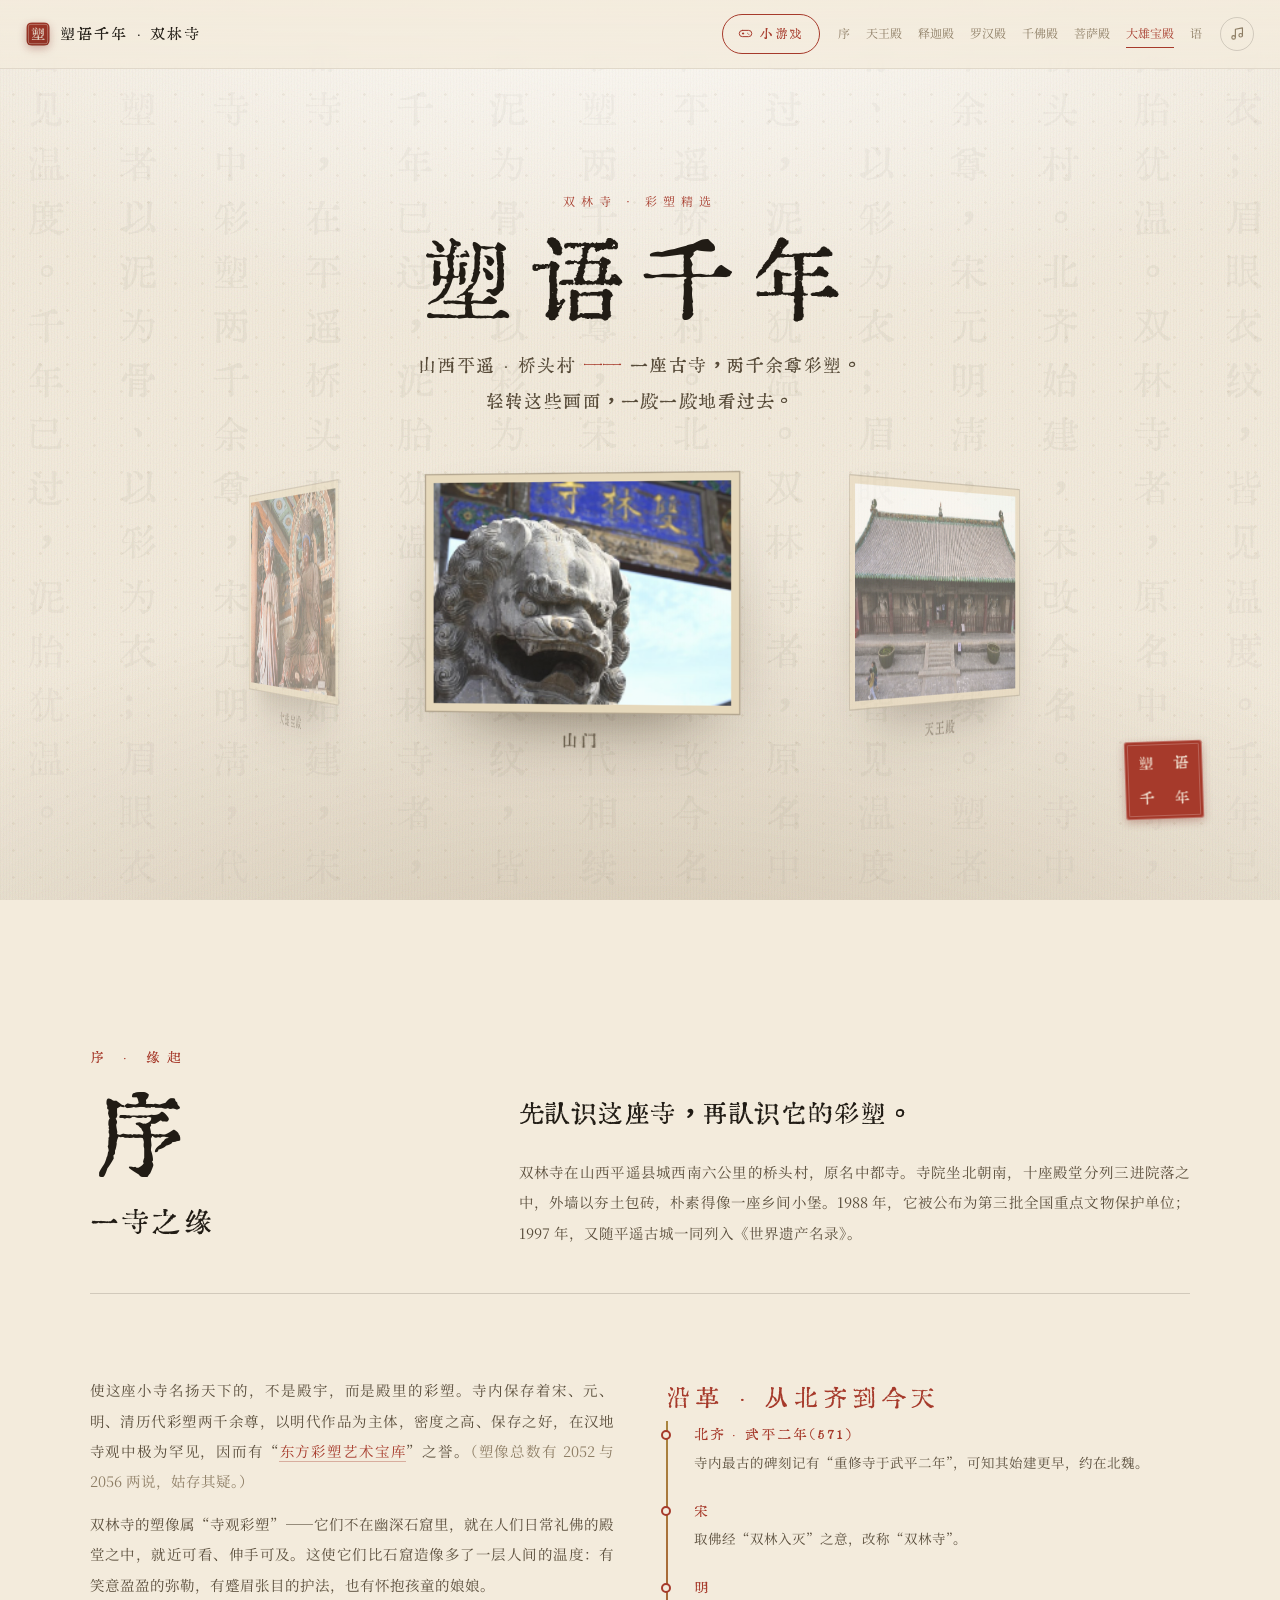
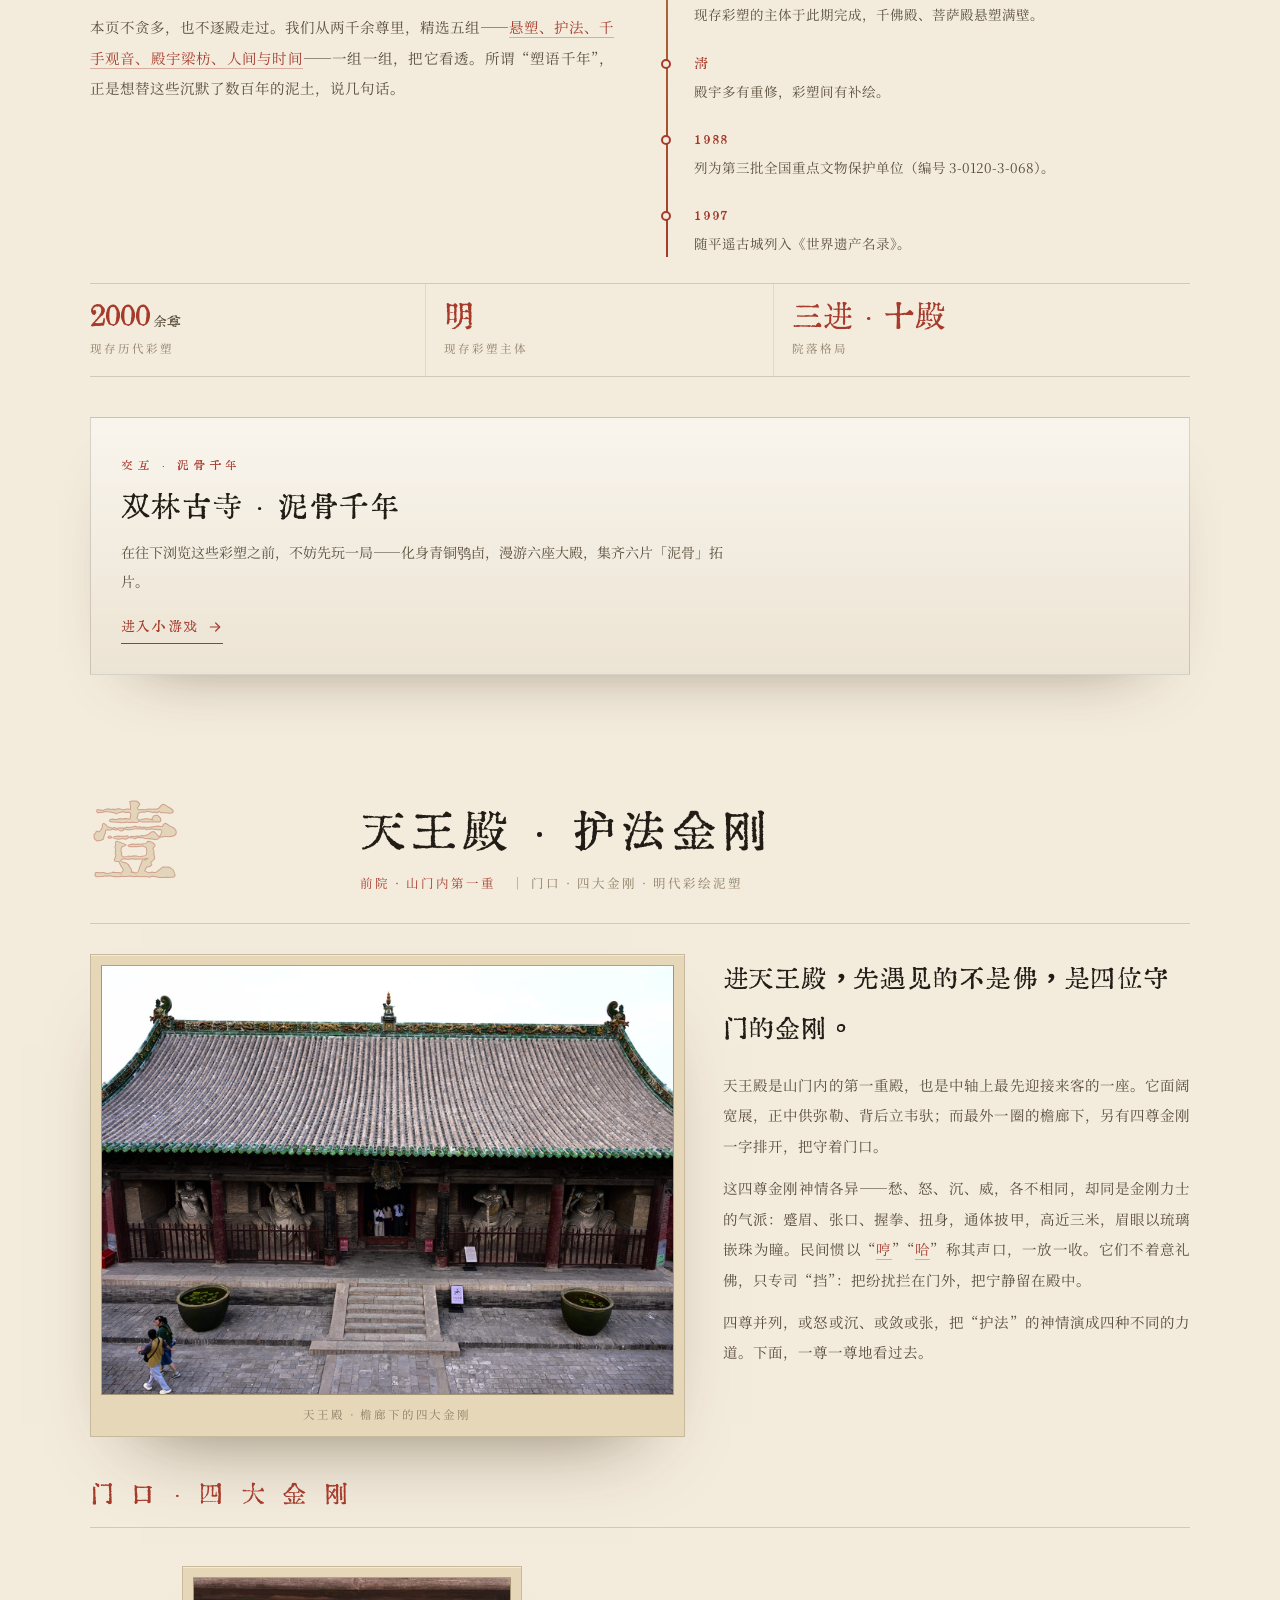
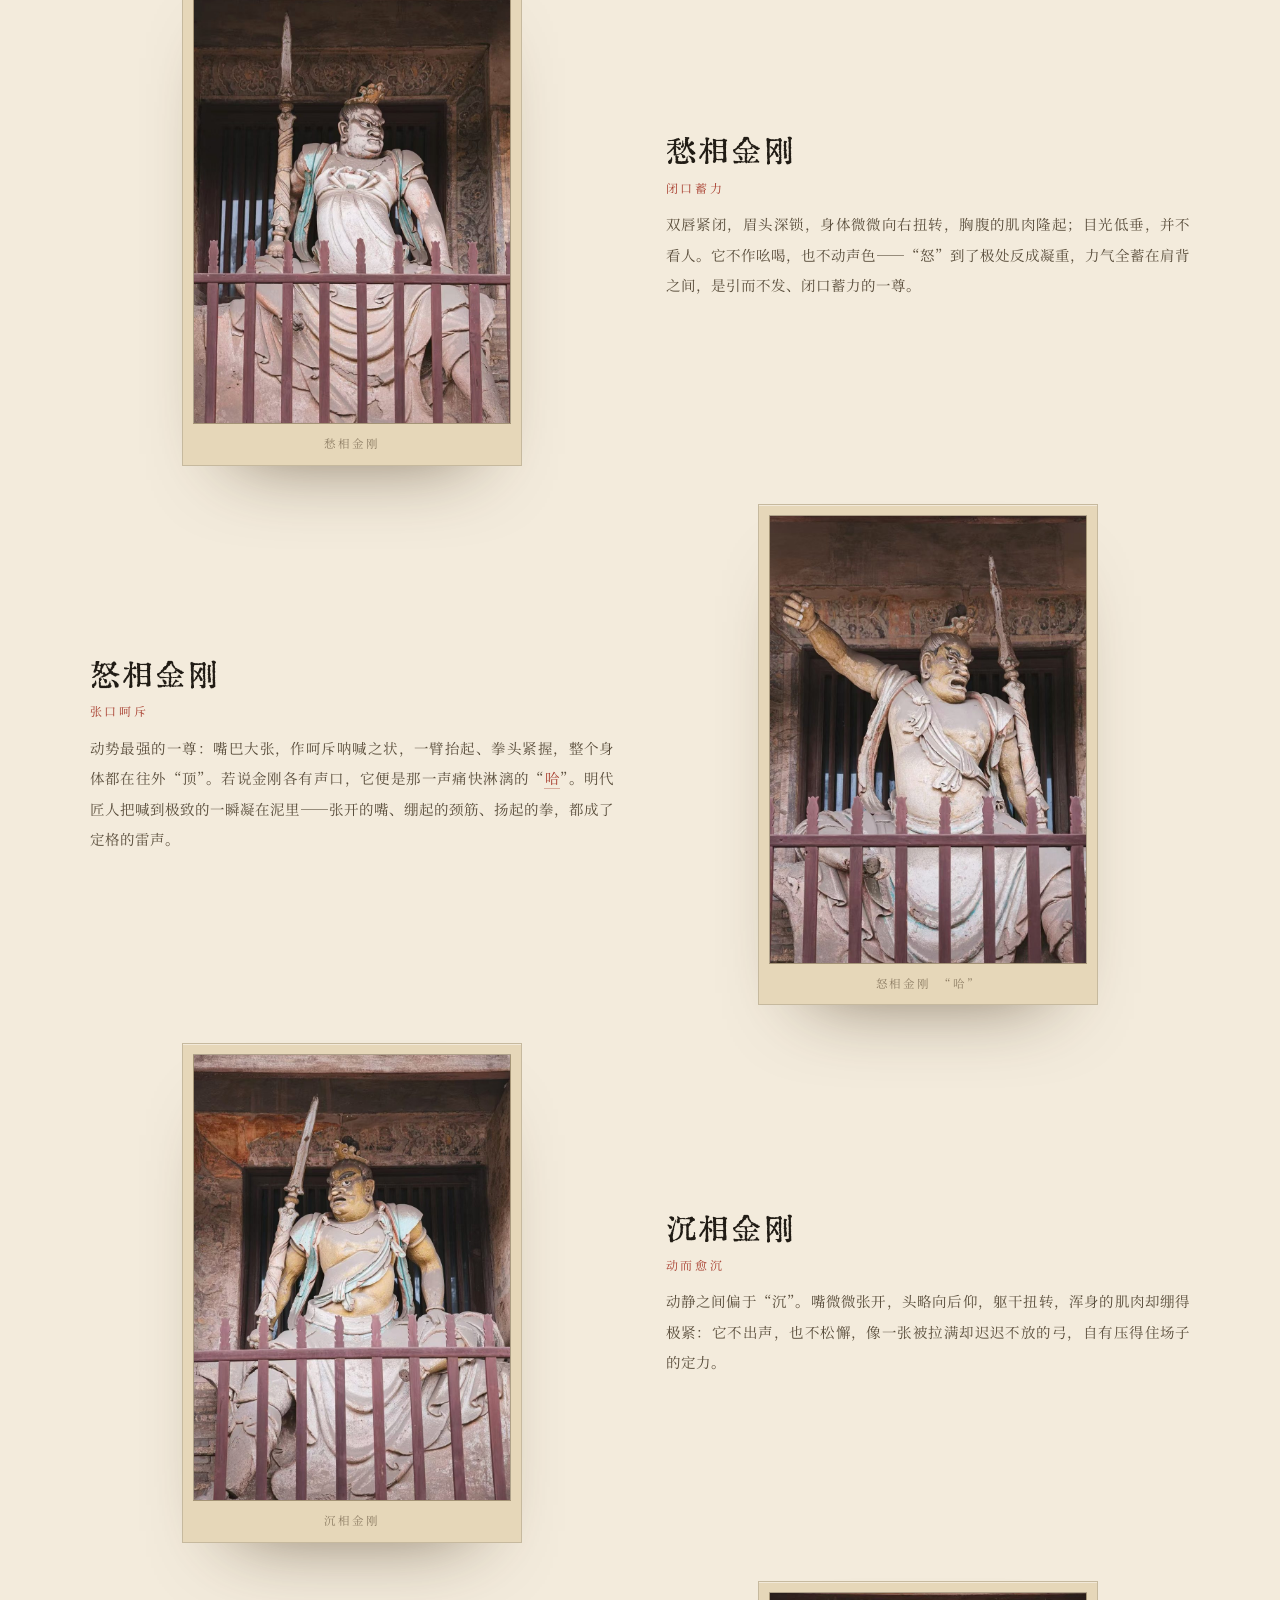
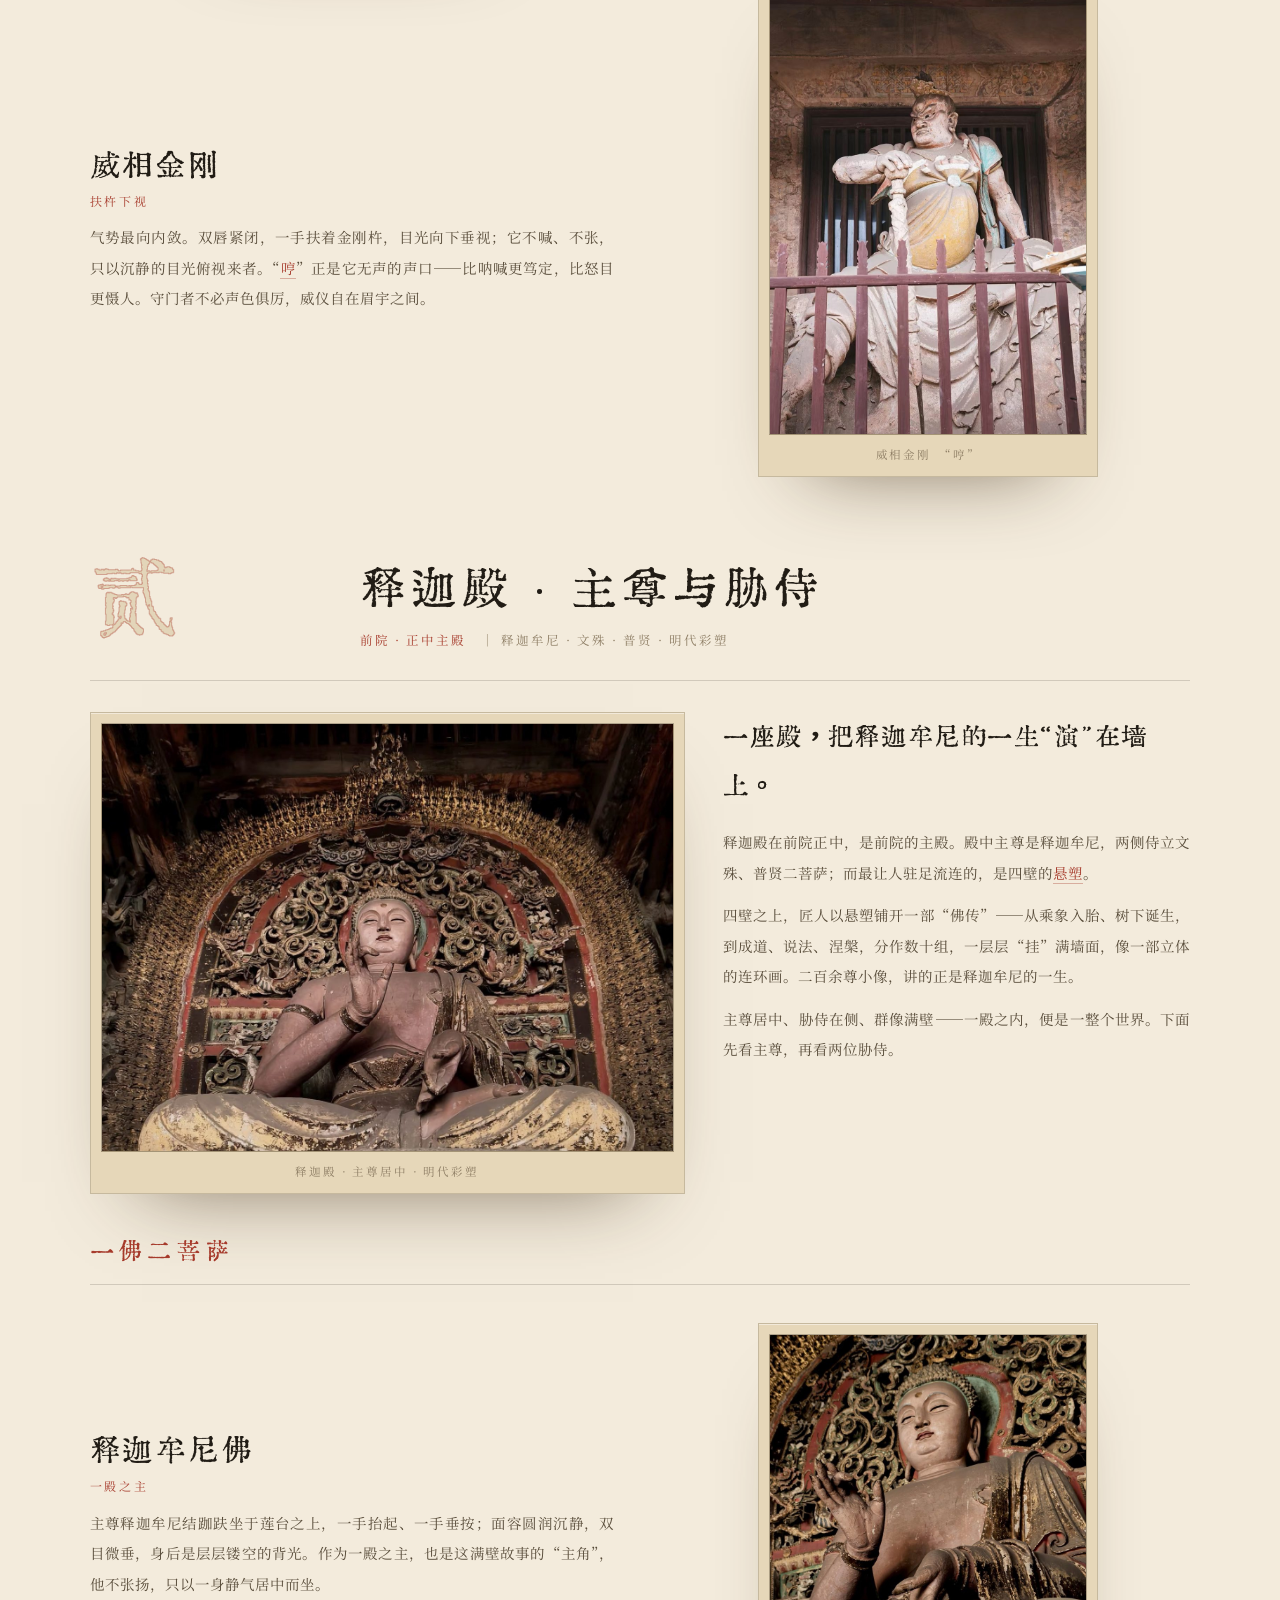
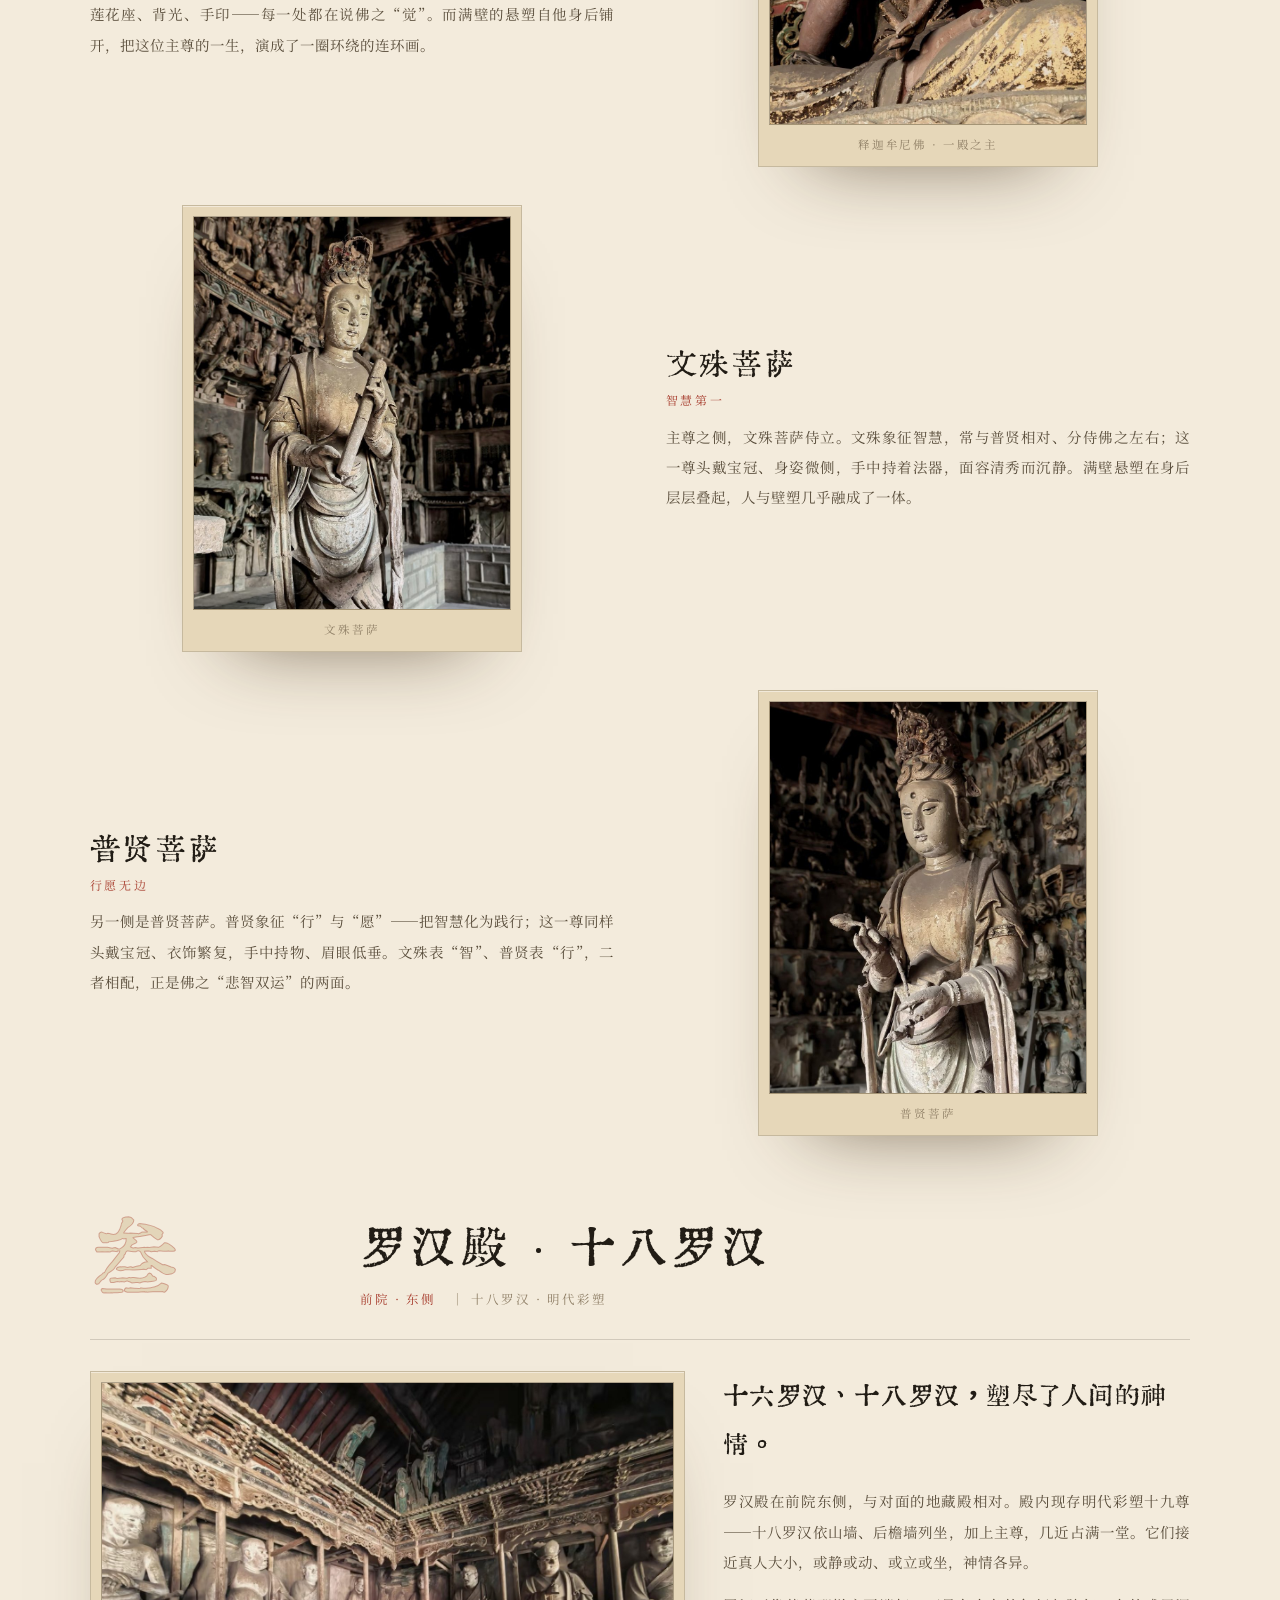
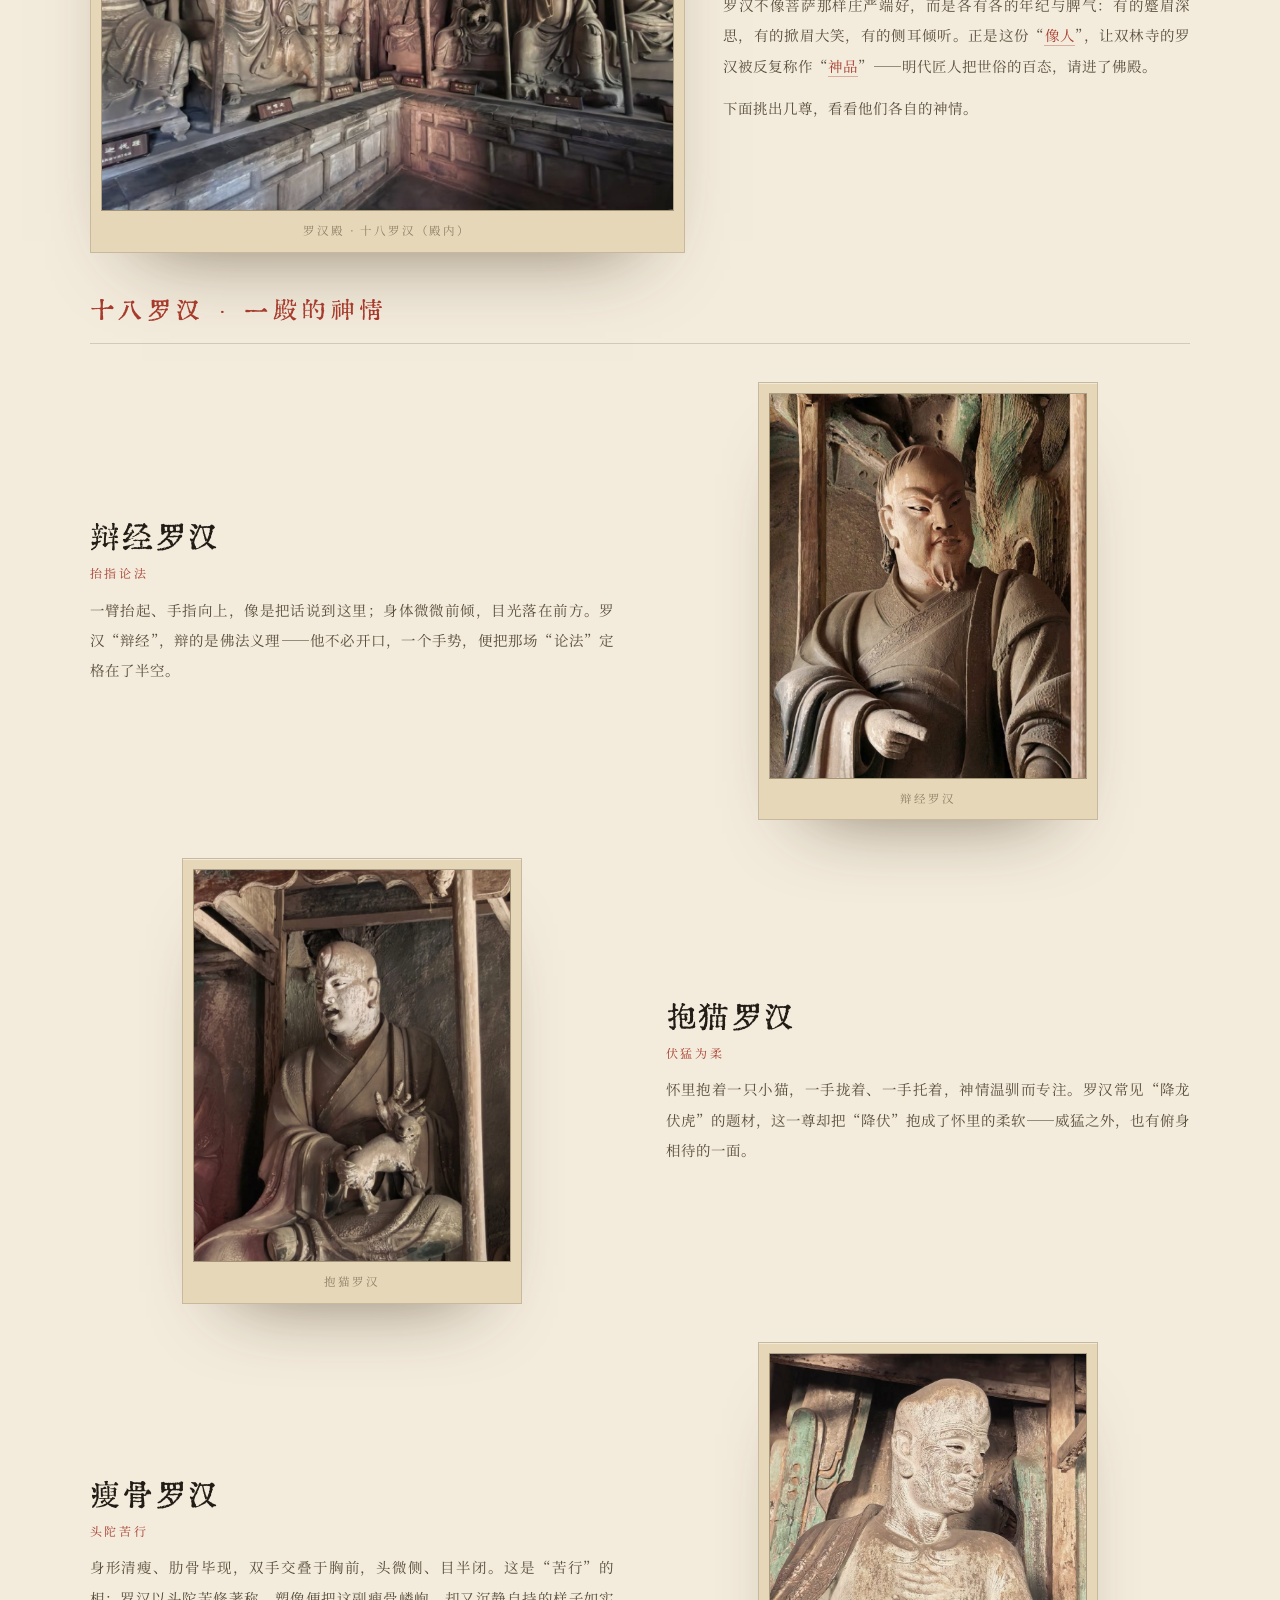
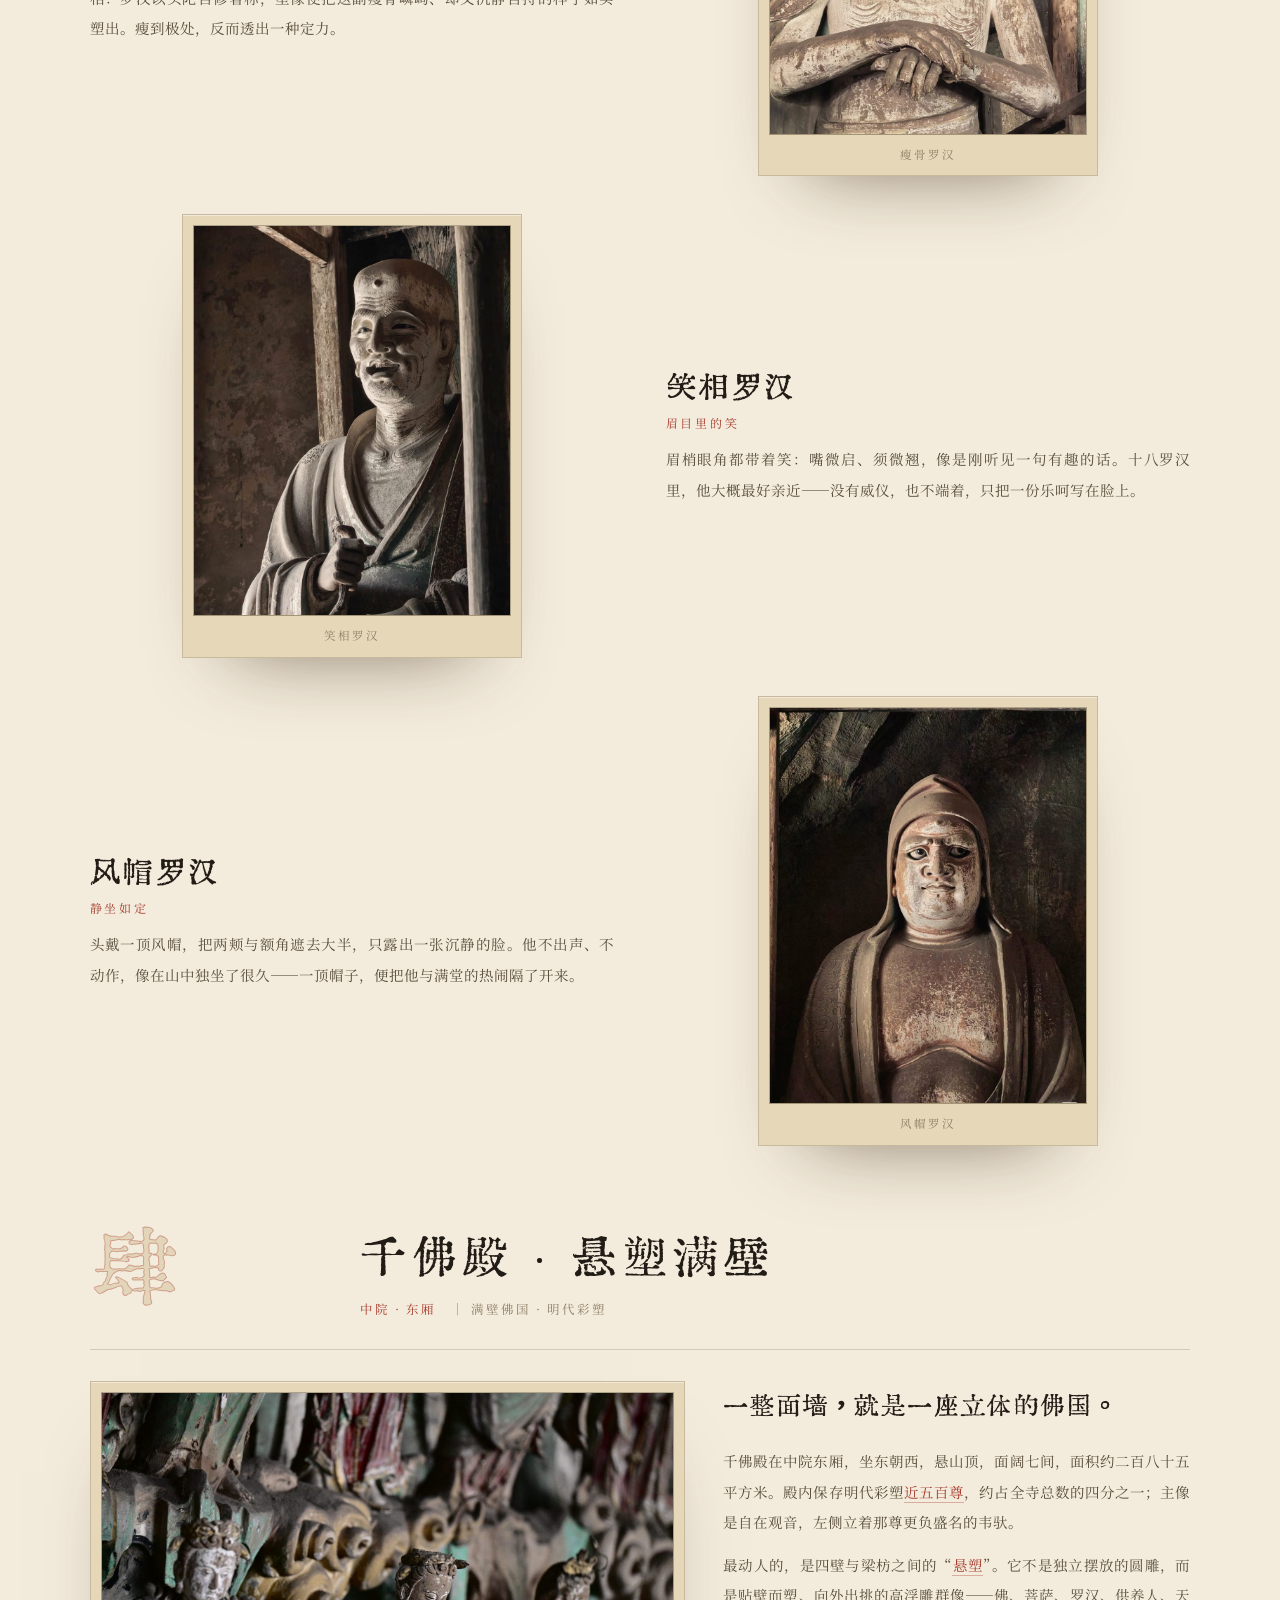
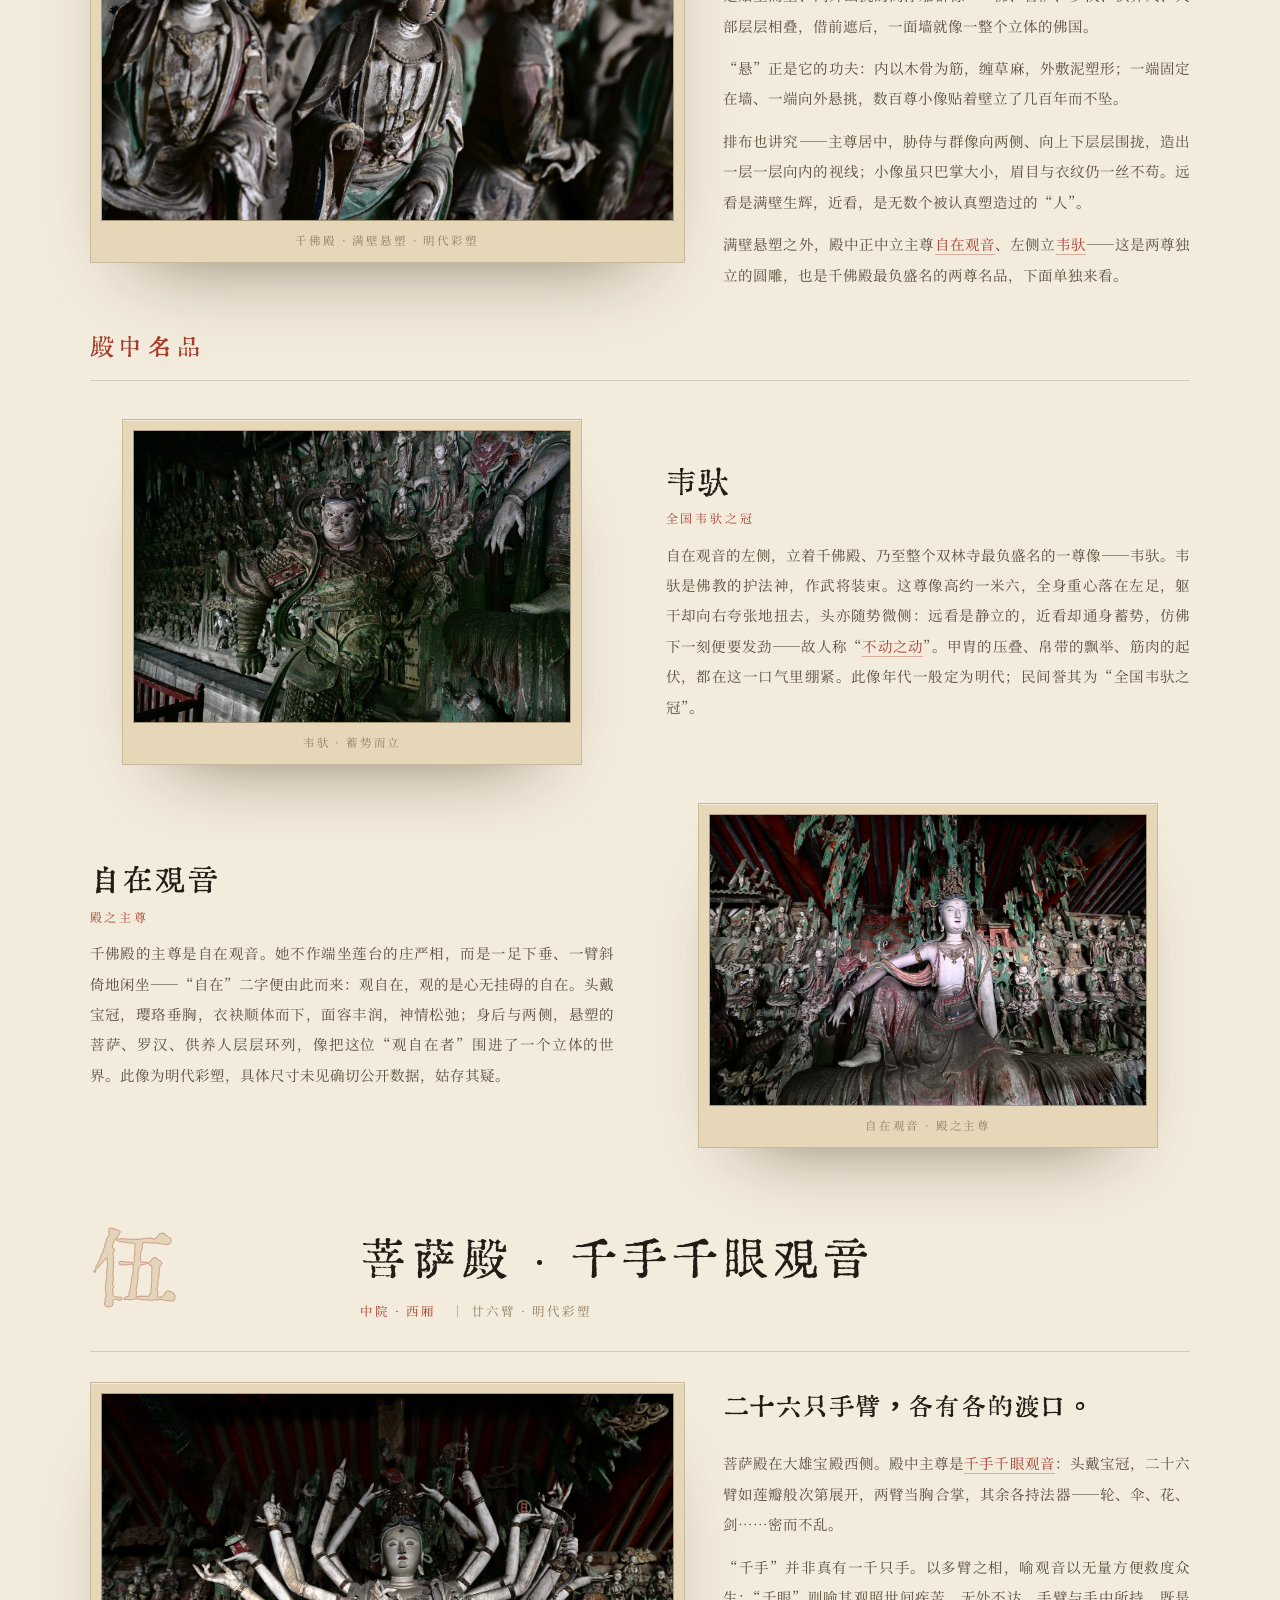
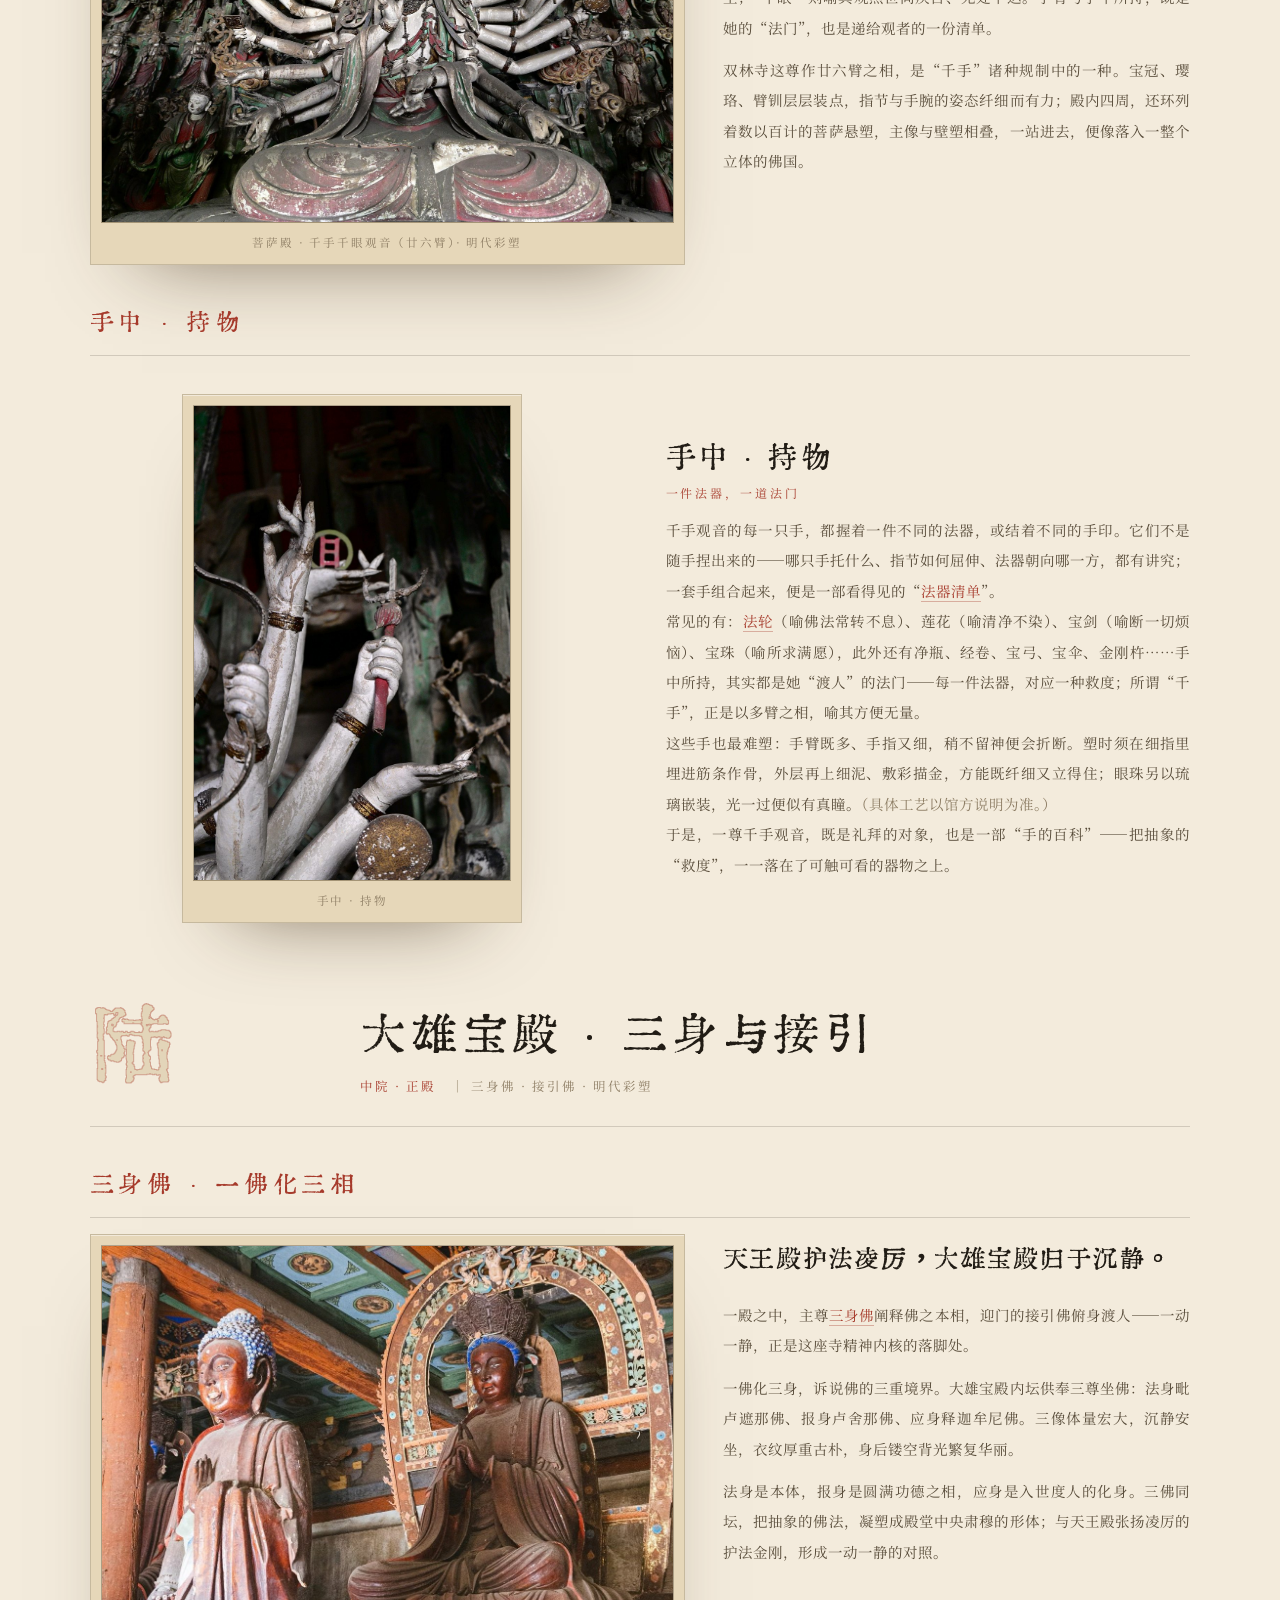
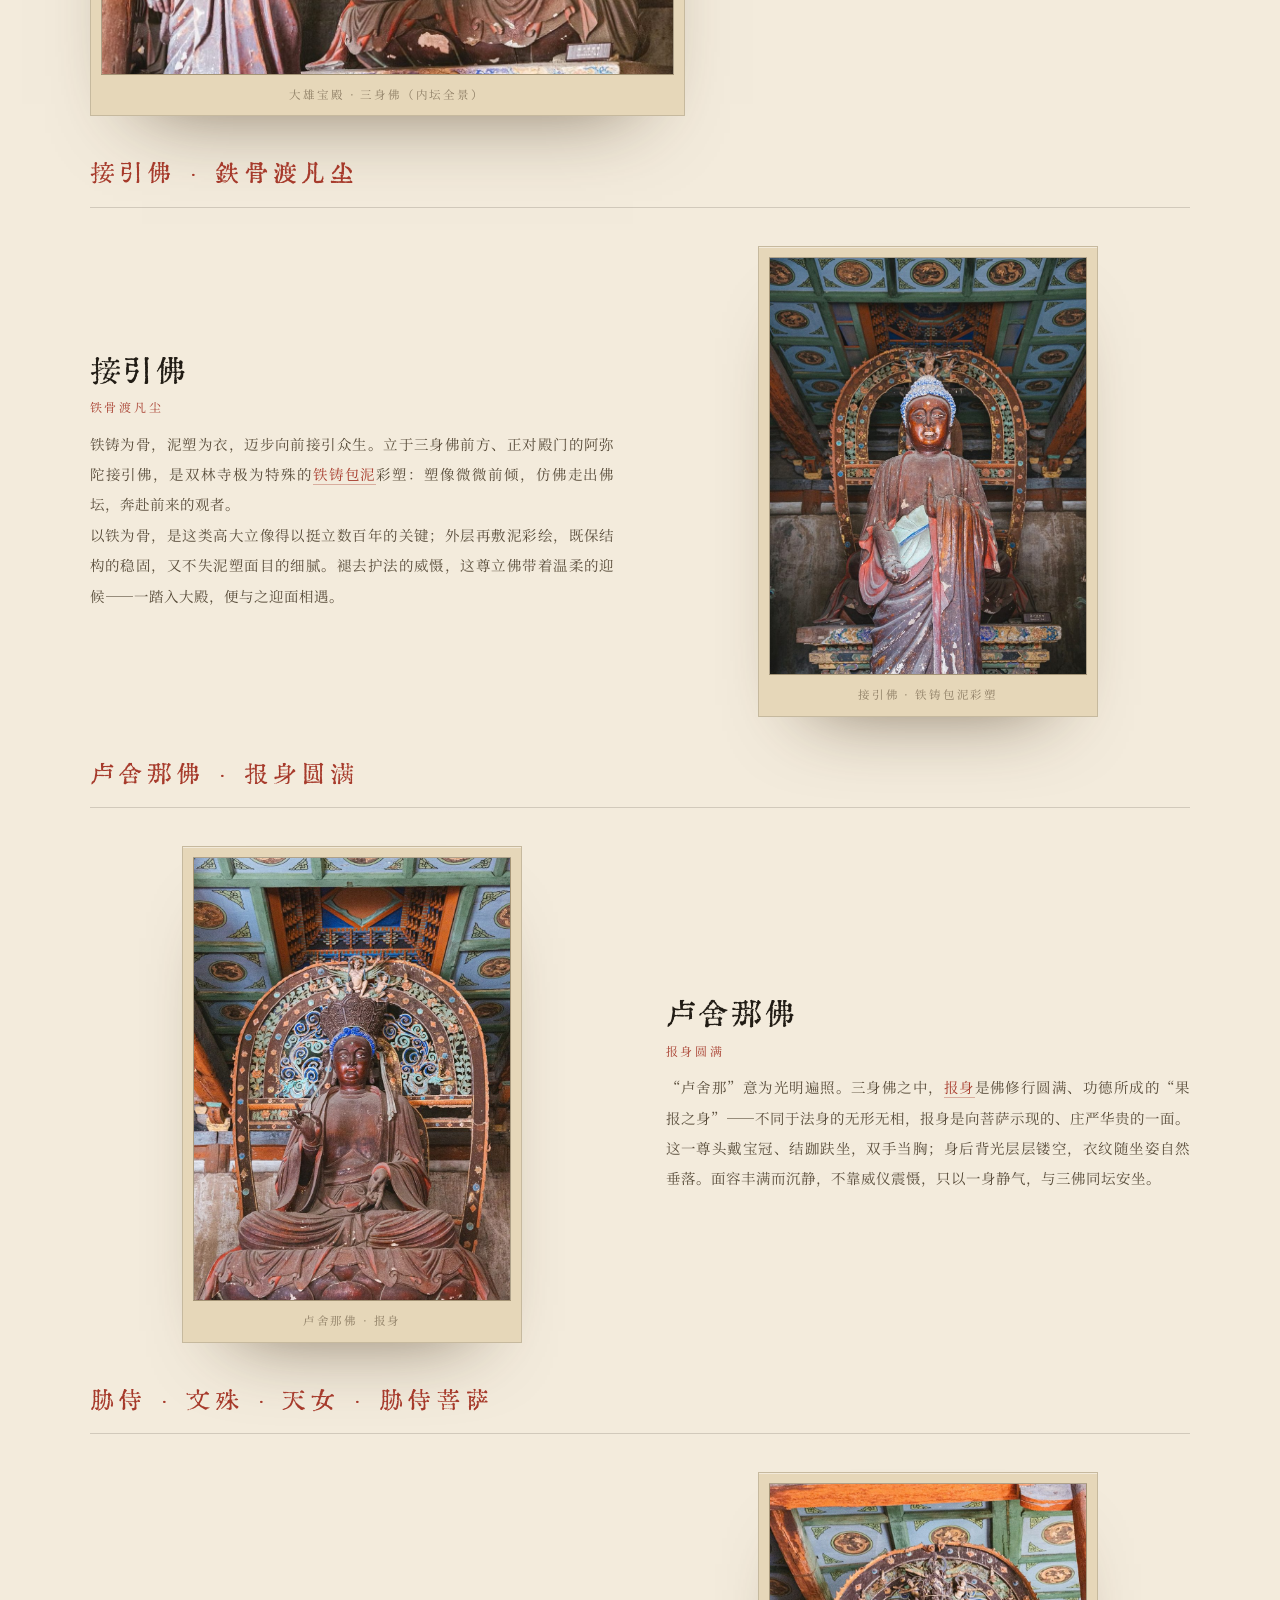
<file: index.html>
<!DOCTYPE html>
<html lang="zh-CN">
<head>
<meta charset="UTF-8">
<meta name="viewport" content="width=device-width, initial-scale=1.0">
<meta name="color-scheme" content="light">
<meta name="description" content="塑语千年 · 双林寺彩塑精选：从山西平遥双林寺两千余尊彩塑中，精选悬塑、护法金刚、千手千眼观音、殿宇梁枋与人间群像，逐件细读。">
<title>塑语千年 · 双林寺彩塑数字画廊</title>
<link rel="icon" type="image/svg+xml" href="assets/logo.svg">
<link rel="icon" type="image/png" sizes="32x32" href="assets/logo-32.png">
<link rel="apple-touch-icon" href="assets/logo-180.png">
<style>
/* ============ 字体（本地子集） ============ */
@font-face{font-family:"Huiwen-mincho";src:url("assets/fonts/huiwen-mincho.woff2") format("woff2");font-weight:400;font-display:swap}
@font-face{font-family:"ShSerif";src:url("assets/fonts/shs-sc-400.woff2") format("woff2");font-weight:400;font-display:swap}
@font-face{font-family:"ShSerif";src:url("assets/fonts/shs-sc-600.woff2") format("woff2");font-weight:600;font-display:swap}
@font-face{font-family:"ShSerif";src:url("assets/fonts/shs-sc-700.woff2") format("woff2");font-weight:700;font-display:swap}

:root{
  --paper:#F3EBDC; --paper-2:#EBDFC9; --paper-3:#E3D5B9;
  --mount:#E6D7B9; --mount-2:#D7C39D;
  --ink:#211C15; --ink-2:#574B39; --ink-3:#8C7C63; --ink-4:#A99A80;
  --zhu:#A63A2B; --zhu-2:#7E281C;
  --qing:#3C5A67; --lv:#58705F; --jin:#A9853F;
  --line:rgba(33,28,21,.16); --line-2:rgba(33,28,21,.09);
  --ming:"Huiwen-mincho","ShSerif",serif;
  --serif:"ShSerif","Songti SC","SimSun",serif;
  --ease:cubic-bezier(.22,1,.36,1);
  --grain:url("data:image/svg+xml,%3Csvg xmlns='http://www.w3.org/2000/svg' width='180' height='180'%3E%3Cfilter id='n'%3E%3CfeTurbulence type='fractalNoise' baseFrequency='0.85' numOctaves='2' stitchTiles='stitch'/%3E%3C/filter%3E%3Crect width='180' height='180' filter='url(%23n)' opacity='0.55'/%3E%3C/svg%3E");
}
*,*::before,*::after{box-sizing:border-box;margin:0;padding:0}
html{scroll-behavior:smooth}
body{font-family:var(--serif);color:var(--ink);background:var(--paper);line-height:1.9;font-weight:400;
  -webkit-font-smoothing:antialiased;overflow-x:hidden;text-rendering:optimizeLegibility}
img{display:block;max-width:100%}
button{font:inherit;color:inherit;background:none;border:0;cursor:pointer}
::selection{background:rgba(166,58,43,.18);color:var(--zhu-2)}
:focus-visible{outline:2px solid var(--zhu);outline-offset:3px}
h1,h2,h3{font-weight:400;line-height:1.28}
a{color:inherit}
.sec{scroll-margin-top:64px}

.bg{position:fixed;inset:0;z-index:0;pointer-events:none;background:var(--paper)}
.bg::before{content:"";position:absolute;inset:0;background:
  radial-gradient(130% 90% at 50% -10%, rgba(255,255,255,.55), transparent 55%),
  radial-gradient(160% 130% at 50% 130%, rgba(120,95,55,.18), transparent 52%)}
.bg::after{content:"";position:absolute;inset:0;opacity:.22;background-image:var(--grain)}
.weave{position:fixed;inset:0;z-index:0;pointer-events:none;opacity:.5;
  background-image:repeating-linear-gradient(90deg, rgba(120,95,55,.045) 0 1px, transparent 1px 3px)}
main{position:relative;z-index:1}

/* ============ 流动 · 竖排文字底纹（极淡的动态水印） ============ */
.bg-verse{position:fixed;inset:0;z-index:0;overflow:hidden;pointer-events:none;user-select:none;opacity:.045;
  -webkit-mask-image:radial-gradient(128% 108% at 50% 42%, #000 32%, transparent 88%);
          mask-image:radial-gradient(128% 108% at 50% 42%, #000 32%, transparent 88%)}
.bg-verse-track{position:absolute;top:-8vh;left:0;height:116vh;
  writing-mode:vertical-rl;text-orientation:upright;
  font-family:var(--ming);font-size:clamp(24px,3vw,52px);letter-spacing:.42em;line-height:2.4;
  color:var(--ink);white-space:normal;
  animation:bgVerse 170s linear infinite;will-change:transform}
@keyframes bgVerse{from{transform:translateX(0)}to{transform:translateX(-50%)}}
@media (prefers-reduced-motion:reduce){.bg-verse-track{animation:none}}

/* ============ 图片 hover · 轻微放大 ============ */
.ph img{transition:transform .55s var(--ease)}
.ph:hover img{transform:scale(1.045)}

/* ============ 入场帷幕 ============ */
#curtain{position:fixed;inset:0;z-index:60;display:flex;align-items:center;justify-content:center;background:linear-gradient(180deg,#18140e 0%,#0c0906 100%);opacity:1;transition:opacity .8s ease;pointer-events:auto}
#curtain.done{opacity:0;pointer-events:none}
.curtain-inner{text-align:center;color:var(--paper-2);font-family:var(--ming);letter-spacing:.3em}
.curtain-inner p{font-size:13px;animation:breathe 2.4s ease-in-out infinite}
@keyframes breathe{0%,100%{opacity:.45}50%{opacity:.95}}

/* ============ HUD ============ */
.hud{position:fixed;top:0;left:0;right:0;z-index:40}
.topbar{display:flex;align-items:center;justify-content:space-between;gap:16px;
  padding:14px 26px;background:linear-gradient(180deg,rgba(243,235,220,.95),rgba(243,235,220,.78));
  -webkit-backdrop-filter:blur(10px);backdrop-filter:blur(10px);border-bottom:1px solid var(--line-2)}
.hud{transition:transform .45s var(--ease)}
.hud.hide{transform:translateY(-106%)}
.brand{display:flex;align-items:center;gap:10px;letter-spacing:.16em;font-size:12px;color:var(--ink-2)}
.brand-logo{width:24px;height:24px;border-radius:6px;box-shadow:0 3px 9px rgba(120,30,20,.28)}
.brand .m{font-family:var(--ming);font-size:15px;letter-spacing:.14em;color:var(--ink)}
.nav{display:flex;gap:16px;flex-wrap:wrap;justify-content:flex-end;font-size:12px;letter-spacing:.2em;color:var(--ink-3)}
.nav button{padding:2px 0;border-bottom:1px solid transparent;transition:color .3s,border-color .3s}
.nav button.on{color:var(--zhu);border-color:var(--zhu)}
.nav button:hover{color:var(--ink)}
.top-right{display:flex;align-items:center;gap:18px}

/* ============ 游戏入口 ============ */
.game-pill{display:inline-flex;align-items:center;gap:7px;padding:7px 15px;border-radius:22px;border:1px solid var(--zhu);color:var(--zhu);
  font-family:var(--ming);font-size:12.5px;letter-spacing:.14em;text-decoration:none;white-space:nowrap;transition:.3s var(--ease)}
.game-pill svg{width:15px;height:15px;flex:0 0 auto}
.game-pill:hover{background:var(--zhu);color:#F7EFDF;border-color:var(--zhu);box-shadow:0 10px 22px -12px rgba(120,30,20,.6)}

/* ============ 背景音乐开关 ============ */
.bgm{width:34px;height:34px;flex:0 0 auto;display:grid;place-items:center;color:var(--ink-3);border:1px solid var(--line);border-radius:50%;transition:.3s;position:relative;background:none;cursor:pointer}
.bgm:hover{color:var(--ink);border-color:var(--ink-3)}
.bgm svg{width:17px;height:17px}
.bgm.on{color:var(--zhu);border-color:var(--zhu)}
.bgm .bars{position:absolute;right:-3px;bottom:-3px;display:none;gap:1.5px;align-items:flex-end;height:11px}
.bgm.on .bars{display:flex}
.bgm .bars i{width:2px;background:var(--zhu);animation:eq 1s ease-in-out infinite;transform-origin:bottom}
.bgm .bars i:nth-child(1){height:45%;animation-delay:0s}
.bgm .bars i:nth-child(2){height:95%;animation-delay:.18s}
.bgm .bars i:nth-child(3){height:65%;animation-delay:.36s}
@keyframes eq{0%,100%{transform:scaleY(.35)}50%{transform:scaleY(1)}}

/* ============ 通用排印 ============ */
.eyebrow{font-family:var(--ming);font-size:clamp(19px,1.9vw,26px);letter-spacing:.22em;color:var(--zhu)}
.h2{font-family:var(--ming);font-size:clamp(26px,3vw,44px);letter-spacing:.06em;line-height:1.32}
.lead{font-family:var(--ming);font-size:clamp(19px,2vw,28px);line-height:1.95;color:var(--ink);letter-spacing:.02em}
.copy{font-size:clamp(14.5px,1.06vw,16.5px);line-height:2.1;color:var(--ink-2);text-align:justify}
.copy + .copy{margin-top:12px}
.hl{color:var(--zhu);border-bottom:1px solid rgba(166,58,43,.35)}
.aside{margin-top:16px;padding:14px 16px;border:1px solid var(--line);background:linear-gradient(180deg,rgba(255,255,255,.5),rgba(120,95,55,.05));
  font-size:13px;line-height:1.9;color:var(--ink-2)}
.aside b{font-family:var(--ming);color:var(--ink);letter-spacing:.06em}

/* 印章 */
.seal{display:inline-grid;place-items:center;background:var(--zhu);color:#F7EFDF;border-radius:3px;font-family:var(--ming);
  box-shadow:inset 0 0 0 1px rgba(255,255,255,.28),0 3px 8px rgba(120,30,20,.3);position:relative;transform:rotate(-2deg)}
.seal::before{content:"";position:absolute;inset:3px;border:1px solid rgba(255,255,255,.3);border-radius:1px;opacity:.7}
.seal.g2{grid-template-columns:1fr 1fr;gap:1px;padding:5px}
.seal.g2 span{font-size:15px;line-height:1}

/* ============ 卷首 · 章节 3D 轮播 ============ */
.hero{position:relative;min-height:100vh;display:flex;flex-direction:column;align-items:center;justify-content:center;
  gap:clamp(16px,3.2vh,42px);overflow:hidden;padding:12vh 6vw 9vh;text-align:center;
  background:
    radial-gradient(130% 85% at 50% -12%, rgba(255,255,255,.55), transparent 56%),
    radial-gradient(150% 120% at 50% 132%, rgba(120,95,55,.16), transparent 56%)}
.hero::before{content:"";position:absolute;inset:0;opacity:.5;pointer-events:none;
  background-image:radial-gradient(rgba(120,95,55,.16) 1px, transparent 1.5px);background-size:27px 27px}
.hero-inner{position:relative;z-index:2;color:var(--ink);max-width:820px}
.hero-kicker{font-size:12px;letter-spacing:.5em;color:var(--zhu);margin-bottom:16px}
.hero-title{font-family:var(--ming);font-size:clamp(46px,7.4vw,104px);letter-spacing:.16em;line-height:1.05;color:var(--ink)}
.hero-title .c{display:inline-block}
.hero-sub{margin:20px auto 0;font-family:var(--ming);font-size:clamp(13px,1.4vw,18px);letter-spacing:.08em;line-height:2;color:var(--ink-2);max-width:32em}
.hero-sub .r{color:var(--zhu)}
.hero-seal{position:absolute;right:6vw;bottom:9vh;z-index:3}

/* 3D 环形轮播 */
.carousel{position:relative;z-index:2;width:min(100%,1040px);height:clamp(220px,32vh,340px);
  perspective:1500px;--cw:clamp(150px,19vw,250px);--ch:clamp(112px,14.3vw,188px)}
.carousel-ring{position:absolute;left:50%;top:50%;width:0;height:0;transform-style:preserve-3d}
.ccard{position:absolute;left:calc(var(--cw) / -2);top:calc(var(--ch) / -2);width:var(--cw);height:var(--ch);
  margin:0;padding:0;border:0;background:none;cursor:pointer;transform-style:preserve-3d;backface-visibility:hidden}
.ccard-in{display:block;width:100%;height:100%;padding:6px;border:1px solid rgba(33,28,21,.28);background:var(--mount);
  box-shadow:0 26px 60px -32px rgba(40,26,10,.8);transition:transform .35s var(--ease),box-shadow .35s var(--ease)}
.ccard img{width:100%;height:100%;object-fit:cover;display:block}
.ccard b{position:absolute;left:0;right:0;top:100%;margin-top:9px;font-family:var(--ming);font-weight:400;font-size:13px;letter-spacing:.18em;color:var(--ink-2)}
.ccard:hover .ccard-in,.ccard:focus-visible .ccard-in{transform:scale(1.12) translateZ(50px);box-shadow:0 42px 90px -34px rgba(40,26,10,.9)}
.ccard:focus-visible{outline:2px solid var(--zhu);outline-offset:6px}

@media (max-width:640px){
  .carousel{--cw:clamp(130px,40vw,200px);--ch:clamp(98px,30vw,150px);height:clamp(190px,42vw,260px)}
  .ccard b{font-size:11px}
}

/* ============ 章 / 进 题 ============ */
.chapter{padding:16vh 7vw 4vh;max-width:1560px;margin:0 auto}
.chapter-head{display:grid;grid-template-columns:.72fr 1.28fr;gap:clamp(24px,4vw,72px);align-items:end;border-bottom:1px solid var(--line);padding-bottom:5vh}
.chapter-no{font-family:var(--ming);font-size:14px;letter-spacing:.5em;color:var(--zhu);margin-bottom:16px}
.chapter-word{font-family:var(--ming);font-size:clamp(64px,11vh,132px);line-height:.95;color:var(--ink)}
.chapter-name{margin-top:14px;font-family:var(--ming);font-size:clamp(20px,2.2vw,30px);letter-spacing:.12em}
.chapter-name .dot{margin:0 .5em;color:var(--zhu)}
.chapter-copy .lead{margin-bottom:18px}

/* ============ 数据 / 时间轴 / 平面 ============ */
.wrap{max-width:1560px;margin:0 auto;padding:5vh 7vw}
.stats{display:flex;flex-wrap:wrap;margin:26px 0;border-top:1px solid var(--line);border-bottom:1px solid var(--line)}
.stats .st{flex:1 1 auto;min-width:110px;padding:16px 18px;border-left:1px solid var(--line-2)}
.stats .st:first-child{border-left:0;padding-left:0}
.stats .n{font-family:var(--ming);font-size:clamp(22px,2.4vw,34px);color:var(--zhu);line-height:1.05}
.stats .n small{font-size:.46em;color:var(--ink-2);margin-left:3px}
.stats .l{font-size:11.5px;letter-spacing:.18em;color:var(--ink-3);margin-top:6px}

/* ============ 序后 · 游戏横幅 ============ */
.gbanner{display:block;
  margin-top:40px;padding:clamp(18px,2.4vw,30px);text-decoration:none;color:inherit;
  border:1px solid var(--line);background:linear-gradient(180deg,rgba(255,255,255,.5),rgba(120,95,55,.05));
  box-shadow:0 30px 70px -52px rgba(60,40,15,.7);transition:.35s var(--ease)}
.gbanner:hover{border-color:var(--zhu);transform:translateY(-3px);box-shadow:0 42px 84px -50px rgba(60,40,15,.85)}
.gbanner:focus-visible{outline:2px solid var(--zhu);outline-offset:4px}
.gb-kicker{font-family:var(--ming);font-size:12px;letter-spacing:.34em;color:var(--zhu)}
.gb-text h3{font-family:var(--ming);font-size:clamp(21px,2.3vw,31px);letter-spacing:.06em;margin:10px 0 12px}
.gb-text p{font-size:14px;line-height:2.05;color:var(--ink-2);max-width:44em}
.gb-btn{display:inline-flex;align-items:center;gap:8px;margin-top:18px;font-family:var(--ming);font-size:14px;letter-spacing:.12em;
  color:var(--zhu);border-bottom:1px solid var(--zhu);padding-bottom:3px;transition:.3s var(--ease)}
.gb-btn svg{width:16px;height:16px;transition:transform .3s var(--ease)}
.gbanner:hover .gb-btn svg{transform:translateX(4px)}

.two{display:grid;grid-template-columns:1fr 1fr;gap:clamp(28px,4vw,72px);align-items:start}
.timeline{position:relative;border-left:2px solid rgba(166,58,43,.18);padding-left:26px;display:grid;gap:22px}
.timeline .fill{position:absolute;left:-2px;top:0;width:2px;height:0;background:linear-gradient(180deg,var(--jin),var(--zhu))}
.tl{position:relative}
.tl::before{content:"";position:absolute;left:-33px;top:.55em;width:10px;height:10px;border-radius:50%;background:var(--paper);border:2px solid var(--zhu)}
.tl .yr{font-family:var(--ming);font-size:14px;letter-spacing:.14em;color:var(--zhu)}
.tl .tx{font-size:13.5px;line-height:1.9;color:var(--ink-2);margin-top:2px}
.plan{border:1px solid var(--line);background:linear-gradient(180deg,var(--paper-2),var(--paper));padding:20px}
.plan svg{width:100%;height:auto;display:block}
.plan figcaption{margin-top:10px;text-align:center;font-size:12px;letter-spacing:.2em;color:var(--ink-3)}
.pn{font-family:var(--serif);fill:var(--ink-2);font-size:14px}
.pn.k{fill:var(--zhu)}
.pl{font-family:var(--serif);fill:var(--ink-3);font-size:11.5px;letter-spacing:.14em}
.pbox{fill:rgba(255,255,255,.55);stroke:rgba(33,28,21,.34)}
.pbox.k{fill:rgba(166,58,43,.1);stroke:var(--zhu)}
.pbox.cur{fill:rgba(166,58,43,.28);stroke:var(--zhu);stroke-width:2.4}

/* ============ 进 题（三进） ============ */
.entry{padding:14vh 7vw 1vh;max-width:1560px;margin:0 auto}
.entry .es{font-size:13px;letter-spacing:.4em;color:var(--zhu)}
.entry .en{font-family:var(--ming);font-size:clamp(34px,4.6vw,62px);letter-spacing:.14em;margin-top:10px;line-height:1.15}
.entry .ed{max-width:46em;color:var(--ink-2);font-size:14.5px;line-height:2.05;margin-top:16px;border-top:1px solid var(--line);padding-top:18px}

/* ============ 单殿 ============ */
.hall{max-width:1560px;margin:0 auto;padding:9vh 7vw 0}
.hall-head{display:grid;grid-template-columns:.28fr 1fr;gap:clamp(18px,3vw,50px);align-items:start;border-bottom:1px solid var(--line);padding-bottom:3vh;margin-bottom:3.4vh}
.hall-no{font-family:var(--ming);font-size:clamp(46px,7vw,104px);line-height:.85;color:var(--paper-3);-webkit-text-stroke:1px rgba(166,58,43,.38)}
.hall-name{font-family:var(--ming);font-size:clamp(30px,3.6vw,52px);letter-spacing:.1em}
.hall-meta{margin-top:12px;font-size:12.5px;letter-spacing:.16em;color:var(--zhu)}
.hall-meta span{color:var(--ink-3)}
.hall-body{display:grid;grid-template-columns:1.12fr .88fr;gap:clamp(22px,3vw,56px);align-items:start}
.hall.flip .hall-body{grid-template-columns:.88fr 1.12fr}
.hall.flip .hall-media{order:2}
.hall-media{margin:0;border:1px solid var(--line);background:var(--mount);padding:10px;
  box-shadow:0 40px 80px -52px rgba(60,40,15,.7),inset 0 1px 0 rgba(255,255,255,.45)}
.hall-media .ph{aspect-ratio:4/3;overflow:hidden;border:1px solid rgba(33,28,21,.28);background:linear-gradient(180deg,var(--mount-2),var(--mount))}
.hall-media img{width:100%;height:100%;object-fit:cover;display:block}
.hall-media figcaption{margin-top:9px;text-align:center;font-size:11.5px;letter-spacing:.16em;color:var(--ink-3)}
.hall-text .lead{margin-bottom:16px}
.hall-details{display:grid;grid-template-columns:repeat(3,1fr);gap:14px;margin-top:20px}
.hall-details.one{grid-template-columns:minmax(0,680px);justify-content:center}
.sub-cap{font-family:var(--ming);font-size:clamp(19px,1.9vw,26px);letter-spacing:.2em;color:var(--zhu);margin:34px 0 16px;padding-bottom:10px;border-bottom:1px solid var(--line)}
.hall-details figure{margin:0;border:1px solid var(--line);background:var(--mount);padding:8px}
.hall-details .ph{aspect-ratio:3/2;overflow:hidden;border:1px solid rgba(33,28,21,.2);background:linear-gradient(180deg,var(--mount-2),var(--mount))}
.hall-details.port .ph{aspect-ratio:4/5}
.hall-details img{width:100%;height:100%;object-fit:cover;display:block}
.hall-details figcaption{margin-top:6px;text-align:center;font-size:11.5px;letter-spacing:.14em;color:var(--ink-3)}

/* 名品 · 交替图文 */
.duo{display:grid;grid-template-columns:1fr 1fr;gap:clamp(24px,4vw,64px);align-items:center;margin-top:38px}
.duo.flip .duo-media{order:2}
.duo.sm .duo-media{max-width:340px}
.duo-media{margin:0 auto;max-width:460px;width:100%;justify-self:center;border:1px solid var(--line);background:var(--mount);padding:10px;
  box-shadow:0 40px 80px -52px rgba(60,40,15,.7),inset 0 1px 0 rgba(255,255,255,.45)}
.duo-media .ph{overflow:hidden;border:1px solid rgba(33,28,21,.28);background:linear-gradient(180deg,var(--mount-2),var(--mount))}
.duo-media img{width:100%;height:auto;display:block}
.duo-media figcaption{margin-top:9px;text-align:center;font-size:11.5px;letter-spacing:.16em;color:var(--ink-3)}
.duo-text h3{font-family:var(--ming);font-size:clamp(22px,2.4vw,34px);letter-spacing:.06em;margin-bottom:14px}
.duo-text h3 span{display:block;font-family:var(--serif);font-size:12px;letter-spacing:.24em;color:var(--zhu);margin-top:9px}
.duo-text p{font-size:clamp(14.5px,1.06vw,16.5px);line-height:2.1;color:var(--ink-2);text-align:justify}

/* 配殿一览 */
.annex{display:grid;grid-template-columns:repeat(3,1fr);gap:14px;margin-top:8px}
.annex .an{border:1px solid var(--line);background:linear-gradient(180deg,rgba(255,255,255,.55),rgba(120,95,55,.05));padding:20px 18px 22px}
.annex .sn{font-family:var(--ming);font-size:12px;letter-spacing:.24em;color:var(--zhu)}
.annex .ct{font-family:var(--ming);font-size:19px;margin:9px 0 8px;letter-spacing:.06em}
.annex .cd{font-size:13px;line-height:1.9;color:var(--ink-2)}

/* ============ 工艺 ============ */
.flowv{position:relative;margin-top:30px;padding-left:64px}
.flowv-rail{position:absolute;left:21px;top:12px;bottom:12px;width:2px;background:rgba(33,28,21,.14)}
.flowv-rail i{display:block;width:100%;height:0;background:linear-gradient(180deg,var(--jin),var(--zhu))}
.fv{position:relative;display:grid;grid-template-columns:230px 1fr;gap:28px;align-items:center;padding:26px 0}
.fv + .fv{border-top:1px dashed var(--line-2)}
.fv-node{position:absolute;left:-64px;top:50%;transform:translateY(-50%);width:44px;height:44px;display:grid;place-items:center;
  border-radius:50%;background:var(--paper);border:1px solid var(--line);font-family:var(--ming);font-size:15px;color:var(--ink-3);transition:.5s var(--ease)}
.fv.on .fv-node{background:var(--zhu);border-color:var(--zhu);color:#F7EFDF;box-shadow:0 6px 18px rgba(120,30,20,.28)}
.fv-img{margin:0;border:1px solid var(--line);background:var(--mount);padding:8px}
.fv-img img{width:100%;height:auto}
.fv-txt h3{font-family:var(--ming);font-size:clamp(18px,1.8vw,24px);letter-spacing:.06em;margin-bottom:8px}
.fv-txt h3 span{font-family:var(--serif);font-size:12px;letter-spacing:.18em;color:var(--zhu);margin-left:12px}
.fv-txt p{font-size:14px;line-height:2.05;color:var(--ink-2)}
.flowv-words .fv{grid-template-columns:1fr;gap:0;padding:22px 0}
.flowv-words .fv-txt{max-width:52em}

/* ============ 岁月 ============ */
.grid3{display:grid;grid-template-columns:repeat(3,1fr);gap:14px;margin-top:24px}
.grid3 figure{margin:0;border:1px solid var(--line);background:var(--mount);padding:8px}
.grid3 .ph{aspect-ratio:3/2;overflow:hidden;border:1px solid rgba(33,28,21,.2);background:linear-gradient(180deg,var(--mount-2),var(--mount))}
.grid3 img{width:100%;height:100%;object-fit:cover;display:block}
.grid3 figcaption{margin-top:7px;text-align:center;font-size:11.5px;letter-spacing:.14em;color:var(--ink-3)}

/* ============ 尾声（纯 CSS 设计，不用图片背景） ============ */
.finale{position:relative;min-height:100vh;display:grid;place-items:center;overflow:hidden;padding:16vh 7vw;text-align:center;
  background:
    radial-gradient(130% 90% at 50% -12%, rgba(255,255,255,.5), transparent 56%),
    radial-gradient(150% 120% at 50% 132%, rgba(120,95,55,.16), transparent 56%)}
.finale::before{content:"";position:absolute;inset:0;opacity:.55;pointer-events:none;
  background-image:radial-gradient(rgba(120,95,55,.16) 1px, transparent 1.5px);background-size:27px 27px}
.finale::after{content:"";position:absolute;inset:clamp(16px,3.6vw,52px);border:1px solid rgba(33,28,21,.22);pointer-events:none}
.finale-inner{position:relative;z-index:1;max-width:44em}
.finale-seal{margin:0 auto 26px;font-size:20px;width:72px;height:72px}
.finale-kicker{color:var(--zhu);letter-spacing:.5em}
.finale-title{margin:14px 0 20px}
.finale-copy{color:var(--ink-2);max-width:32em;margin:0 auto}
.finale-line{margin-top:26px;font-family:var(--ming);font-size:12px;letter-spacing:.34em;color:var(--ink-3)}
.epi-cards{display:grid;grid-template-columns:repeat(3,1fr);gap:12px;margin-top:26px}
.epi-card .ph{aspect-ratio:1/1;overflow:hidden;border:1px solid rgba(244,236,221,.25);padding:6px;background:rgba(20,15,10,.3)}
.epi-card .ph img{width:100%;height:100%;object-fit:cover}
.epi-card .t{margin-top:9px;font-family:var(--ming);font-size:14px;letter-spacing:.04em;color:#F4ECDD}
.epi-card .s{margin-top:3px;font-size:11.5px;color:rgba(244,236,221,.66);line-height:1.6}

/* ============ 返回顶部（浮动） ============ */
#to-top-fab{position:fixed;right:22px;bottom:26px;z-index:45;width:46px;height:46px;border-radius:50%;
  display:grid;place-items:center;background:var(--paper);border:1px solid var(--line);color:var(--ink-2);
  box-shadow:0 12px 28px -12px rgba(40,26,10,.55);opacity:0;transform:translateY(12px);pointer-events:none;transition:.35s var(--ease)}
#to-top-fab svg{width:18px;height:18px}
#to-top-fab.on{opacity:1;transform:none;pointer-events:auto}
#to-top-fab:hover{background:var(--zhu);color:#F7EFDF;border-color:var(--zhu)}
.sources{padding:8vh 7vw 12vh;max-width:920px;margin:0 auto;text-align:center}
.sources h3{font-family:var(--ming);font-size:16px;letter-spacing:.24em;color:var(--ink);margin-bottom:16px}
.sources p{font-size:12.5px;line-height:2.2;color:var(--ink-3);letter-spacing:.04em}
.sources .btns{margin-top:26px;display:flex;gap:14px;justify-content:center;flex-wrap:wrap}
.btn{display:inline-block;padding:11px 26px;border:1px solid var(--zhu);color:var(--zhu);font-size:13px;letter-spacing:.18em;
  border-radius:2px;transition:.3s;text-decoration:none;cursor:pointer;background:none}
.btn:hover{background:var(--zhu);color:#F7EFDF}
.btn.ghost{border-color:var(--ink-4);color:var(--ink-2)}
.btn.ghost:hover{background:var(--ink);color:#F3EBDC;border-color:var(--ink)}

/* ============ 游戏 ============ */
.game{display:grid;place-items:center;text-align:center;background:linear-gradient(180deg,rgba(227,213,185,.55),rgba(235,223,201,.42));padding:16vh 8vw;min-height:100vh}
.game-inner{max-width:620px}
.game-tag{display:inline-block;margin-bottom:22px;font-size:11px;letter-spacing:.4em;color:var(--zhu);border:1px solid rgba(166,58,43,.4);padding:5px 14px;border-radius:2px}
.game-pixel{font-family:var(--ming);font-size:clamp(40px,7vw,80px);letter-spacing:.1em;color:var(--ink);text-shadow:4px 4px 0 rgba(166,58,43,.18)}
.game p{margin-top:18px;color:var(--ink-2);font-size:14px;line-height:2}
.game .btn{margin-top:26px}

/* ============ 灯箱 ============ */
img.zoomable{cursor:zoom-in}
#lb{position:fixed;inset:0;z-index:80;display:none;background:rgba(14,11,8,.95);
  -webkit-backdrop-filter:blur(6px);backdrop-filter:blur(6px)}
#lb.on{display:flex;flex-direction:column;align-items:center;justify-content:center}
#lb .stage{position:relative;max-width:94vw;display:flex;flex-direction:column;align-items:center}
#lb img{max-width:94vw;max-height:80vh;width:auto;height:auto;object-fit:contain;
  border:1px solid rgba(244,236,221,.22);box-shadow:0 30px 80px -30px rgba(0,0,0,.9)}
#lb .cap{margin-top:16px;color:rgba(244,236,221,.86);font-size:13px;letter-spacing:.14em;text-align:center}
#lb .x{position:absolute;top:16px;right:22px;color:#F4ECDD;font-size:34px;line-height:1;cursor:pointer;opacity:.8}
#lb .x:hover{opacity:1}
#lb .prev,#lb .next{position:absolute;top:50%;transform:translateY(-50%);color:rgba(244,236,221,.55);
  font-size:44px;line-height:1;cursor:pointer;user-select:none;padding:12px 20px;transition:color .3s}
#lb .prev:hover,#lb .next:hover{color:#F4ECDD}
#lb .prev{left:0}#lb .next{right:0}
@media (max-width:640px){#lb .prev,#lb .next{font-size:32px;padding:8px 10px}}

/* ============ 响应式 ============ */
@media (max-width:960px){
  .topbar{padding:12px 16px}
  .brand .m{font-size:13px}
  .nav{gap:10px;font-size:11px;letter-spacing:.1em}
  .chapter{padding:12vh 6vw 3vh}
  .chapter-head{grid-template-columns:1fr;gap:3vh;align-items:start}
  .chapter-word{font-size:clamp(56px,16vw,90px)}
  .entry{padding:11vh 6vw 1vh}
  .wrap{padding:4vh 6vw}
  .two{grid-template-columns:1fr;gap:4vh}
  .hall{padding:7vh 6vw 0}
  .hall-head{grid-template-columns:.24fr 1fr;gap:16px}
  .hall-body,.hall.flip .hall-body{grid-template-columns:1fr;gap:26px}
  .hall.flip .hall-media{order:0}
  .annex{grid-template-columns:1fr}
  .hall-details{grid-template-columns:repeat(2,1fr)}
  .duo{grid-template-columns:1fr;gap:22px}
  .duo.flip .duo-media{order:0}
  .grid3{grid-template-columns:1fr 1fr}
  .stats .st{min-width:44%;padding:14px 14px}
  .hero{padding:0 6vw 14vh}
  .hero-seal{display:none}
  .epi-cards{grid-template-columns:1fr 1fr}
  .flowv{padding-left:46px}
  .flowv-rail{left:15px}
  .fv{grid-template-columns:1fr;gap:14px;padding:22px 0}
  .fv-node{left:-46px;width:32px;height:32px;font-size:13px}
}
@media (max-width:560px){
  .grid3{grid-template-columns:1fr}
  .hall-details{grid-template-columns:1fr}
  .epi-cards{grid-template-columns:1fr}
}
@media (prefers-reduced-motion:reduce){
  *{animation:none!important;transition:none!important}
  html{scroll-behavior:auto}
}
</style>
</head>
<body>
<noscript><style>
.count{font-size:0!important}
.count::after{content:attr(data-to);font-size:clamp(22px,2.4vw,34px)}
#timeline .fill{height:100%!important}
.nav{display:none}
</style></noscript>
<div class="bg"></div><div class="weave"></div>
<div class="bg-verse" aria-hidden="true"><div class="bg-verse-track">双林寺者，原名中都寺，在平遥桥头村。北齐始建，宋改今名。寺中彩塑两千余尊，宋元明清，代代相续。塑者以泥为骨、以彩为衣；眉眼衣纹，皆见温度。千年已过，泥胎犹温。双林寺者，原名中都寺，在平遥桥头村。北齐始建，宋改今名。寺中彩塑两千余尊，宋元明清，代代相续。塑者以泥为骨、以彩为衣；眉眼衣纹，皆见温度。千年已过，泥胎犹温。双林寺者，原名中都寺，在平遥桥头村。北齐始建，宋改今名。寺中彩塑两千余尊，宋元明清，代代相续。塑者以泥为骨、以彩为衣；眉眼衣纹，皆见温度。千年已过，泥胎犹温。双林寺者，原名中都寺，在平遥桥头村。北齐始建，宋改今名。寺中彩塑两千余尊，宋元明清，代代相续。塑者以泥为骨、以彩为衣；眉眼衣纹，皆见温度。千年已过，泥胎犹温。双林寺者，原名中都寺，在平遥桥头村。北齐始建，宋改今名。寺中彩塑两千余尊，宋元明清，代代相续。塑者以泥为骨、以彩为衣；眉眼衣纹，皆见温度。千年已过，泥胎犹温。双林寺者，原名中都寺，在平遥桥头村。北齐始建，宋改今名。寺中彩塑两千余尊，宋元明清，代代相续。塑者以泥为骨、以彩为衣；眉眼衣纹，皆见温度。千年已过，泥胎犹温。双林寺者，原名中都寺，在平遥桥头村。北齐始建，宋改今名。寺中彩塑两千余尊，宋元明清，代代相续。塑者以泥为骨、以彩为衣；眉眼衣纹，皆见温度。千年已过，泥胎犹温。双林寺者，原名中都寺，在平遥桥头村。北齐始建，宋改今名。寺中彩塑两千余尊，宋元明清，代代相续。塑者以泥为骨、以彩为衣；眉眼衣纹，皆见温度。千年已过，泥胎犹温。双林寺者，原名中都寺，在平遥桥头村。北齐始建，宋改今名。寺中彩塑两千余尊，宋元明清，代代相续。塑者以泥为骨、以彩为衣；眉眼衣纹，皆见温度。千年已过，泥胎犹温。双林寺者，原名中都寺，在平遥桥头村。北齐始建，宋改今名。寺中彩塑两千余尊，宋元明清，代代相续。塑者以泥为骨、以彩为衣；眉眼衣纹，皆见温度。千年已过，泥胎犹温。</div></div>

<div id="curtain" aria-hidden="true">
  <div class="curtain-inner"><p>轻触屏幕，推开山门</p></div>
</div>

<div class="hud">
  <div class="topbar">
    <div class="brand"><img class="brand-logo" src="assets/logo.png" alt="塑语千年 · 双林寺" width="24" height="24"><span class="m">塑语千年 · 双林寺</span></div>
    <div class="top-right">
      <a class="game-pill" href="内置游戏/双林寺·沉浸探秘/index.html" title="进入小游戏">
        <svg viewBox="0 0 24 24" fill="none" stroke="currentColor" stroke-width="1.6" stroke-linecap="round" stroke-linejoin="round" aria-hidden="true"><rect x="2" y="7" width="20" height="10" rx="5"/><path d="M7 12h2.2M8.1 10.9v2.2M15.6 11.6h.01M17.4 13.4h.01"/></svg>
        <span>小游戏</span>
      </a>
      <nav class="nav" id="nav" aria-label="章节导航">
        <button data-go="s2">序</button>
        <button data-go="s3">天王殿</button>
        <button data-go="s4">释迦殿</button>
        <button data-go="s5">罗汉殿</button>
        <button data-go="s6">千佛殿</button>
        <button data-go="s7">菩萨殿</button>
        <button data-go="s8">大雄宝殿</button>
        <button data-go="s9">语</button>
      </nav>
      <button id="bgm-btn" class="bgm" aria-pressed="true" aria-label="背景音乐开关" title="背景音乐">
        <svg viewBox="0 0 24 24" fill="none" stroke="currentColor" stroke-width="1.6" stroke-linecap="round" stroke-linejoin="round" aria-hidden="true">
          <path d="M9 17V6l10-2v11"/>
          <circle cx="6.5" cy="17.5" r="2.5"/><circle cx="16.5" cy="14.5" r="2.5"/>
        </svg>
        <span class="bars" aria-hidden="true"><i></i><i></i><i></i></span>
      </button>
    </div>
  </div>
</div>

<main>
  <!-- ================= 卷首 ================= -->
  <section class="hero" id="s0">
    <div class="hero-inner">
      <p class="hero-kicker">双林寺 · 彩塑精选</p>
      <h1 class="hero-title"><span class="c">塑</span><span class="c">语</span><span class="c">千</span><span class="c">年</span></h1>
      <p class="hero-sub">山西平遥 · 桥头村<span class="r"> —— </span>一座古寺，两千余尊彩塑。<br>轻转这些画面，一殿一殿地看过去。</p>
    </div>
    <div class="carousel" id="carousel" aria-label="章节导览 · 3D 轮播">
      <div class="carousel-ring" id="carousel-ring">
        <button class="ccard" data-go="s2" aria-label="山门"><span class="ccard-in"><img src="assets/web/card-0.jpg" alt="双林寺山门石狮与匾额"></span><b>山门</b></button>
        <button class="ccard" data-go="s3" aria-label="天王殿"><span class="ccard-in"><img src="assets/web/card-1.jpg" alt="天王殿"></span><b>天王殿</b></button>
        <button class="ccard" data-go="s4" aria-label="释迦殿"><span class="ccard-in"><img src="assets/web/card-2.jpg" alt="释迦殿主尊"></span><b>释迦殿</b></button>
        <button class="ccard" data-go="s5" aria-label="罗汉殿"><span class="ccard-in"><img src="assets/web/card-3.jpg" alt="罗汉殿"></span><b>罗汉殿</b></button>
        <button class="ccard" data-go="s6" aria-label="千佛殿"><span class="ccard-in"><img src="assets/web/card-4.jpg" alt="千佛殿悬塑"></span><b>千佛殿</b></button>
        <button class="ccard" data-go="s7" aria-label="菩萨殿"><span class="ccard-in"><img src="assets/web/card-5.jpg" alt="千手千眼观音"></span><b>菩萨殿</b></button>
        <button class="ccard" data-go="s8" aria-label="大雄宝殿"><span class="ccard-in"><img src="assets/web/card-6.jpg" alt="大雄宝殿三身佛"></span><b>大雄宝殿</b></button>
      </div>
    </div>
    <div class="seal g2 hero-seal" style="font-size:22px;width:78px;height:78px" title="引首章"><span>塑</span><span>语</span><span>千</span><span>年</span></div>
  </section>
  <!-- ================= 序 ================= -->
<section class="sec" id="s2">
    <div class="chapter">
      <div class="chapter-head">
        <div>
          <p class="chapter-no">序 · 缘起</p>
          <div class="chapter-word">序</div>
          <p class="chapter-name">一寺之缘</p>
        </div>
        <div class="chapter-copy">
          <p class="lead" data-reveal>先认识这座寺，再认识它的彩塑。</p>
          <p class="copy" data-reveal>双林寺在山西平遥县城西南六公里的桥头村，原名中都寺。寺院坐北朝南，十座殿堂分列三进院落之中，外墙以夯土包砖，朴素得像一座乡间小堡。1988 年，它被公布为第三批全国重点文物保护单位；1997 年，又随平遥古城一同列入《世界遗产名录》。</p>
        </div>
      </div>
    </div>

    <div class="wrap">
      <div class="two">
        <div>
          <p class="copy" data-reveal>使这座小寺名扬天下的，不是殿宇，而是殿里的彩塑。寺内保存着宋、元、明、清历代彩塑两千余尊，以明代作品为主体，密度之高、保存之好，在汉地寺观中极为罕见，因而有“<span class="hl">东方彩塑艺术宝库</span>”之誉。<span style="color:var(--ink-3)">（塑像总数有 2052 与 2056 两说，姑存其疑。）</span></p>
          <p class="copy" data-reveal>双林寺的塑像属“寺观彩塑”——它们不在幽深石窟里，就在人们日常礼佛的殿堂之中，就近可看、伸手可及。这使它们比石窟造像多了一层人间的温度：有笑意盈盈的弥勒，有蹙眉张目的护法，也有怀抱孩童的娘娘。</p>
          <p class="copy" data-reveal>本页不贪多，也不逐殿走过。我们从两千余尊里，精选五组——<span class="hl">悬塑、护法、千手观音、殿宇梁枋、人间与时间</span>——一组一组，把它看透。所谓“塑语千年”，正是想替这些沉默了数百年的泥土，说几句话。</p>
        </div>
        <div>
          <p class="eyebrow" data-reveal>沿革 · 从北齐到今天</p>
          <div class="timeline" id="timeline" data-reveal>
            <span class="fill"></span>
            <div class="tl"><div class="yr">北齐 · 武平二年（571）</div><div class="tx">寺内最古的碑刻记有“重修寺于武平二年”，可知其始建更早，约在北魏。</div></div>
            <div class="tl"><div class="yr">宋</div><div class="tx">取佛经“双林入灭”之意，改称“双林寺”。</div></div>
            <div class="tl"><div class="yr">明</div><div class="tx">现存彩塑的主体于此期完成，千佛殿、菩萨殿悬塑满壁。</div></div>
            <div class="tl"><div class="yr">清</div><div class="tx">殿宇多有重修，彩塑间有补绘。</div></div>
            <div class="tl"><div class="yr">1988</div><div class="tx">列为第三批全国重点文物保护单位（编号 3-0120-3-068）。</div></div>
            <div class="tl"><div class="yr">1997</div><div class="tx">随平遥古城列入《世界遗产名录》。</div></div>
          </div>
        </div>
      </div>

      <div class="stats" data-reveal>
        <div class="st"><div class="n"><span class="count" data-to="2000">2000</span><small>余尊</small></div><div class="l">现存历代彩塑</div></div>
        <div class="st"><div class="n">明</div><div class="l">现存彩塑主体</div></div>
        <div class="st"><div class="n">三进 · 十殿</div><div class="l">院落格局</div></div>
      </div>

      <a class="gbanner" id="game-banner" href="内置游戏/双林寺·沉浸探秘/index.html" aria-label="进入小游戏 · 双林古寺 泥骨千年">
        <div class="gb-text">
          <span class="gb-kicker">交互 · 泥骨千年</span>
          <h3>双林古寺 · 泥骨千年</h3>
          <p>在往下浏览这些彩塑之前，不妨先玩一局——化身青铜鸮卣，漫游六座大殿，集齐六片「泥骨」拓片。</p>
          <span class="gb-btn">进入小游戏
            <svg viewBox="0 0 24 24" fill="none" stroke="currentColor" stroke-width="1.8" stroke-linecap="round" stroke-linejoin="round" aria-hidden="true"><path d="M5 12h14"/><path d="M13 6l6 6-6 6"/></svg>
          </span>
        </div>
      </a>
    </div>
  </section>
  <!-- ================= 壹 天王殿 · 护法金刚 ================= -->
<section class="sec" id="s3">
    <div class="hall" id="h-hufa">
      <div class="hall-head">
        <div class="hall-no">壹</div>
        <div>
          <h2 class="hall-name">天王殿 · 护法金刚</h2>
          <p class="hall-meta">前院 · 山门内第一重　<span>｜ 门口 · 四大金刚 · 明代彩绘泥塑</span></p>
        </div>
      </div>
      <div class="hall-body">
        <figure class="hall-media">
          <div class="ph"><img class="zoomable" src="assets/web/hufa-intro.jpg" alt="天王殿外观，檐廊下的四尊金刚" data-cap="天王殿 · 檐廊下的四大金刚" loading="lazy"></div>
          <figcaption>天王殿 · 檐廊下的四大金刚</figcaption>
        </figure>
        <div class="hall-text">
          <p class="lead" data-reveal>进天王殿，先遇见的不是佛，是四位守门的金刚。</p>
          <p class="copy" data-reveal>天王殿是山门内的第一重殿，也是中轴上最先迎接来客的一座。它面阔宽展，正中供弥勒、背后立韦驮；而最外一圈的檐廊下，另有四尊金刚一字排开，把守着门口。</p>
          <p class="copy" data-reveal>这四尊金刚神情各异——愁、怒、沉、威，各不相同，却同是金刚力士的气派：蹙眉、张口、握拳、扭身，通体披甲，高近三米，眉眼以琉璃嵌珠为瞳。民间惯以“<span class="hl">哼</span>”“<span class="hl">哈</span>”称其声口，一放一收。它们不着意礼佛，只专司“挡”：把纷扰拦在门外，把宁静留在殿中。</p>
          <p class="copy" data-reveal>四尊并列，或怒或沉、或敛或张，把“护法”的神情演成四种不同的力道。下面，一尊一尊地看过去。</p>
        </div>
      </div>

      <p class="sub-cap">门 口 · 四 大 金 刚</p>

      <div class="duo sm">
        <figure class="duo-media">
          <div class="ph"><img class="zoomable" src="assets/web/guard-1.jpg" alt="愁相金刚" data-cap="愁相金刚" loading="lazy"></div>
          <figcaption>愁相金刚</figcaption>
        </figure>
        <div class="duo-text">
          <h3>愁相金刚<span>闭口蓄力</span></h3>
          <p>双唇紧闭，眉头深锁，身体微微向右扭转，胸腹的肌肉隆起；目光低垂，并不看人。它不作吆喝，也不动声色——“怒”到了极处反成凝重，力气全蓄在肩背之间，是引而不发、闭口蓄力的一尊。</p>
        </div>
      </div>

      <div class="duo flip sm">
        <figure class="duo-media">
          <div class="ph"><img class="zoomable" src="assets/web/guard-2.jpg" alt="怒相金刚" data-cap="怒相金刚" loading="lazy"></div>
          <figcaption>怒相金刚　“哈”</figcaption>
        </figure>
        <div class="duo-text">
          <h3>怒相金刚<span>张口呵斥</span></h3>
          <p>动势最强的一尊：嘴巴大张，作呵斥呐喊之状，一臂抬起、拳头紧握，整个身体都在往外“顶”。若说金刚各有声口，它便是那一声痛快淋漓的“<span class="hl">哈</span>”。明代匠人把喊到极致的一瞬凝在泥里——张开的嘴、绷起的颈筋、扬起的拳，都成了定格的雷声。</p>
        </div>
      </div>

      <div class="duo sm">
        <figure class="duo-media">
          <div class="ph"><img class="zoomable" src="assets/web/guard-3.jpg" alt="沉相金刚" data-cap="沉相金刚" loading="lazy"></div>
          <figcaption>沉相金刚</figcaption>
        </figure>
        <div class="duo-text">
          <h3>沉相金刚<span>动而愈沉</span></h3>
          <p>动静之间偏于“沉”。嘴微微张开，头略向后仰，躯干扭转，浑身的肌肉却绷得极紧：它不出声，也不松懈，像一张被拉满却迟迟不放的弓，自有压得住场子的定力。</p>
        </div>
      </div>

      <div class="duo flip sm">
        <figure class="duo-media">
          <div class="ph"><img class="zoomable" src="assets/web/guard-4.jpg" alt="威相金刚" data-cap="威相金刚" loading="lazy"></div>
          <figcaption>威相金刚　“哼”</figcaption>
        </figure>
        <div class="duo-text">
          <h3>威相金刚<span>扶杵下视</span></h3>
          <p>气势最向内敛。双唇紧闭，一手扶着金刚杵，目光向下垂视；它不喊、不张，只以沉静的目光俯视来者。“<span class="hl">哼</span>”正是它无声的声口——比呐喊更笃定，比怒目更慑人。守门者不必声色俱厉，威仪自在眉宇之间。</p>
        </div>
      </div>
    </div>
  </section>
  <!-- ================= 贰 释迦殿 ================= -->
  <section class="sec" id="s4">
    <div class="hall" id="h-shijia">
      <div class="hall-head">
        <div class="hall-no">贰</div>
        <div>
          <h2 class="hall-name">释迦殿 · 主尊与胁侍</h2>
          <p class="hall-meta">前院 · 正中主殿　<span>｜ 释迦牟尼 · 文殊 · 普贤 · 明代彩塑</span></p>
        </div>
      </div>
      <div class="hall-body">
        <figure class="hall-media">
          <div class="ph"><img class="zoomable" src="assets/web/sj-intro.jpg" alt="释迦殿主尊释迦牟尼" data-cap="释迦殿 · 主尊释迦牟尼" loading="lazy"></div>
          <figcaption>释迦殿 · 主尊居中 · 明代彩塑</figcaption>
        </figure>
        <div class="hall-text">
          <p class="lead" data-reveal>一座殿，把释迦牟尼的一生“演”在墙上。</p>
          <p class="copy" data-reveal>释迦殿在前院正中，是前院的主殿。殿中主尊是释迦牟尼，两侧侍立文殊、普贤二菩萨；而最让人驻足流连的，是四壁的<span class="hl">悬塑</span>。</p>
          <p class="copy" data-reveal>四壁之上，匠人以悬塑铺开一部“佛传”——从乘象入胎、树下诞生，到成道、说法、涅槃，分作数十组，一层层“挂”满墙面，像一部立体的连环画。二百余尊小像，讲的正是释迦牟尼的一生。</p>
          <p class="copy" data-reveal>主尊居中、胁侍在侧、群像满壁——一殿之内，便是一整个世界。下面先看主尊，再看两位胁侍。</p>
        </div>
      </div>

      <p class="sub-cap">一佛二菩萨</p>

      <div class="duo flip sm">
        <figure class="duo-media">
          <div class="ph"><img class="zoomable" src="assets/web/sj-shijia.jpg" alt="释迦牟尼佛" data-cap="释迦牟尼佛" loading="lazy"></div>
          <figcaption>释迦牟尼佛 · 一殿之主</figcaption>
        </figure>
        <div class="duo-text">
          <h3>释迦牟尼佛<span>一殿之主</span></h3>
          <p>主尊释迦牟尼结跏趺坐于莲台之上，一手抬起、一手垂按；面容圆润沉静，双目微垂，身后是层层镂空的背光。作为一殿之主，也是这满壁故事的“主角”，他不张扬，只以一身静气居中而坐。</p>
          <p>莲花座、背光、手印——每一处都在说佛之“觉”。而满壁的悬塑自他身后铺开，把这位主尊的一生，演成了一圈环绕的连环画。</p>
        </div>
      </div>

      <div class="duo sm">
        <figure class="duo-media">
          <div class="ph"><img class="zoomable" src="assets/web/sj-wenshu.jpg" alt="文殊菩萨" data-cap="文殊菩萨" loading="lazy"></div>
          <figcaption>文殊菩萨</figcaption>
        </figure>
        <div class="duo-text">
          <h3>文殊菩萨<span>智慧第一</span></h3>
          <p>主尊之侧，文殊菩萨侍立。文殊象征智慧，常与普贤相对、分侍佛之左右；这一尊头戴宝冠、身姿微侧，手中持着法器，面容清秀而沉静。满壁悬塑在身后层层叠起，人与壁塑几乎融成了一体。</p>
        </div>
      </div>

      <div class="duo flip sm">
        <figure class="duo-media">
          <div class="ph"><img class="zoomable" src="assets/web/sj-puxian.jpg" alt="普贤菩萨" data-cap="普贤菩萨" loading="lazy"></div>
          <figcaption>普贤菩萨</figcaption>
        </figure>
        <div class="duo-text">
          <h3>普贤菩萨<span>行愿无边</span></h3>
          <p>另一侧是普贤菩萨。普贤象征“行”与“愿”——把智慧化为践行；这一尊同样头戴宝冠、衣饰繁复，手中持物、眉眼低垂。文殊表“智”、普贤表“行”，二者相配，正是佛之“悲智双运”的两面。</p>
        </div>
      </div>
    </div>
  </section>
  <!-- ================= 叁 罗汉殿 ================= -->
  <section class="sec" id="s5">
    <div class="hall" id="h-luohan">
      <div class="hall-head">
        <div class="hall-no">叁</div>
        <div>
          <h2 class="hall-name">罗汉殿 · 十八罗汉</h2>
          <p class="hall-meta">前院 · 东侧　<span>｜ 十八罗汉 · 明代彩塑</span></p>
        </div>
      </div>
      <div class="hall-body">
        <figure class="hall-media">
          <div class="ph"><img class="zoomable" src="assets/web/luohan-intro.jpg" alt="罗汉殿殿内一排罗汉" data-cap="罗汉殿 · 十八罗汉（殿内）" loading="lazy"></div>
          <figcaption>罗汉殿 · 十八罗汉（殿内）</figcaption>
        </figure>
        <div class="hall-text">
          <p class="lead" data-reveal>十六罗汉、十八罗汉，塑尽了人间的神情。</p>
          <p class="copy" data-reveal>罗汉殿在前院东侧，与对面的地藏殿相对。殿内现存明代彩塑十九尊——十八罗汉依山墙、后檐墙列坐，加上主尊，几近占满一堂。它们接近真人大小，或静或动、或立或坐，神情各异。</p>
          <p class="copy" data-reveal>罗汉不像菩萨那样庄严端好，而是各有各的年纪与脾气：有的蹙眉深思，有的掀眉大笑，有的侧耳倾听。正是这份“<span class="hl">像人</span>”，让双林寺的罗汉被反复称作“<span class="hl">神品</span>”——明代匠人把世俗的百态，请进了佛殿。</p>
          <p class="copy" data-reveal>下面挑出几尊，看看他们各自的神情。</p>
        </div>
      </div>

      <p class="sub-cap">十八罗汉 · 一殿的神情</p>

      <div class="duo flip sm">
        <figure class="duo-media">
          <div class="ph"><img class="zoomable" src="assets/web/luohan-1.jpg" alt="辩经罗汉" data-cap="辩经罗汉" loading="lazy"></div>
          <figcaption>辩经罗汉</figcaption>
        </figure>
        <div class="duo-text">
          <h3>辩经罗汉<span>抬指论法</span></h3>
          <p>一臂抬起、手指向上，像是把话说到这里；身体微微前倾，目光落在前方。罗汉“辩经”，辩的是佛法义理——他不必开口，一个手势，便把那场“论法”定格在了半空。</p>
        </div>
      </div>

      <div class="duo sm">
        <figure class="duo-media">
          <div class="ph"><img class="zoomable" src="assets/web/luohan-2.jpg" alt="抱猫罗汉" data-cap="抱猫罗汉" loading="lazy"></div>
          <figcaption>抱猫罗汉</figcaption>
        </figure>
        <div class="duo-text">
          <h3>抱猫罗汉<span>伏猛为柔</span></h3>
          <p>怀里抱着一只小猫，一手拢着、一手托着，神情温驯而专注。罗汉常见“降龙伏虎”的题材，这一尊却把“降伏”抱成了怀里的柔软——威猛之外，也有俯身相待的一面。</p>
        </div>
      </div>

      <div class="duo flip sm">
        <figure class="duo-media">
          <div class="ph"><img class="zoomable" src="assets/web/luohan-3.jpg" alt="瘦骨罗汉" data-cap="瘦骨罗汉" loading="lazy"></div>
          <figcaption>瘦骨罗汉</figcaption>
        </figure>
        <div class="duo-text">
          <h3>瘦骨罗汉<span>头陀苦行</span></h3>
          <p>身形清瘦、肋骨毕现，双手交叠于胸前，头微侧、目半闭。这是“苦行”的相：罗汉以头陀苦修著称，塑像便把这副瘦骨嶙峋、却又沉静自持的样子如实塑出。瘦到极处，反而透出一种定力。</p>
        </div>
      </div>

      <div class="duo sm">
        <figure class="duo-media">
          <div class="ph"><img class="zoomable" src="assets/web/luohan-4.jpg" alt="笑相罗汉" data-cap="笑相罗汉" loading="lazy"></div>
          <figcaption>笑相罗汉</figcaption>
        </figure>
        <div class="duo-text">
          <h3>笑相罗汉<span>眉目里的笑</span></h3>
          <p>眉梢眼角都带着笑：嘴微启、须微翘，像是刚听见一句有趣的话。十八罗汉里，他大概最好亲近——没有威仪，也不端着，只把一份乐呵写在脸上。</p>
        </div>
      </div>

      <div class="duo flip sm">
        <figure class="duo-media">
          <div class="ph"><img class="zoomable" src="assets/web/luohan-5.jpg" alt="风帽罗汉" data-cap="风帽罗汉" loading="lazy"></div>
          <figcaption>风帽罗汉</figcaption>
        </figure>
        <div class="duo-text">
          <h3>风帽罗汉<span>静坐如定</span></h3>
          <p>头戴一顶风帽，把两颊与额角遮去大半，只露出一张沉静的脸。他不出声、不动作，像在山中独坐了很久——一顶帽子，便把他与满堂的热闹隔了开来。</p>
        </div>
      </div>
    </div>
  </section>
  <!-- ================= 肆 千佛殿 · 悬塑 ================= -->
<section class="sec" id="s6">
    <div class="hall" id="h-xuansu">
      <div class="hall-head">
        <div class="hall-no">肆</div>
        <div>
          <h2 class="hall-name">千佛殿 · 悬塑满壁</h2>
          <p class="hall-meta">中院 · 东厢　<span>｜ 满壁佛国 · 明代彩塑</span></p>
        </div>
      </div>
      <div class="hall-body">
        <figure class="hall-media">
          <div class="ph"><img class="zoomable" src="assets/web/xsu-main.jpg" alt="千佛殿内成排的悬塑坐像" data-cap="千佛殿 · 满壁悬塑 · 明代彩塑" loading="lazy"></div>
          <figcaption>千佛殿 · 满壁悬塑 · 明代彩塑</figcaption>
        </figure>
        <div class="hall-text">
          <p class="lead" data-reveal>一整面墙，就是一座立体的佛国。</p>
          <p class="copy" data-reveal>千佛殿在中院东厢，坐东朝西，悬山顶，面阔七间，面积约二百八十五平方米。殿内保存明代彩塑<span class="hl">近五百尊</span>，约占全寺总数的四分之一；主像是自在观音，左侧立着那尊更负盛名的韦驮。</p>
          <p class="copy" data-reveal>最动人的，是四壁与梁枋之间的“<span class="hl">悬塑</span>”。它不是独立摆放的圆雕，而是贴壁而塑、向外出挑的高浮雕群像——佛、菩萨、罗汉、供养人、天部层层相叠，借前遮后，一面墙就像一整个立体的佛国。</p>
          <p class="copy" data-reveal>“悬”正是它的功夫：内以木骨为筋，缠草麻，外敷泥塑形；一端固定在墙、一端向外悬挑，数百尊小像贴着壁立了几百年而不坠。</p>
          <p class="copy" data-reveal>排布也讲究——主尊居中，胁侍与群像向两侧、向上下层层围拢，造出一层一层向内的视线；小像虽只巴掌大小，眉目与衣纹仍一丝不苟。远看是满壁生辉，近看，是无数个被认真塑造过的“人”。</p>
          <p class="copy" data-reveal>满壁悬塑之外，殿中正中立主尊<span class="hl">自在观音</span>、左侧立<span class="hl">韦驮</span>——这是两尊独立的圆雕，也是千佛殿最负盛名的两尊名品，下面单独来看。</p>
        </div>
      </div>
      <p class="sub-cap">殿中名品</p>
      <div class="duo">
        <figure class="duo-media">
          <div class="ph"><img class="zoomable" src="assets/web/qf-weituo.jpg" alt="千佛殿韦驮像" data-cap="韦驮 · 全国韦驮之冠" loading="lazy"></div>
          <figcaption>韦驮 · 蓄势而立</figcaption>
        </figure>
        <div class="duo-text">
          <h3>韦驮<span>全国韦驮之冠</span></h3>
          <p>自在观音的左侧，立着千佛殿、乃至整个双林寺最负盛名的一尊像——韦驮。韦驮是佛教的护法神，作武将装束。这尊像高约一米六，全身重心落在左足，躯干却向右夸张地扭去，头亦随势微侧：远看是静立的，近看却通身蓄势，仿佛下一刻便要发劲——故人称“<span class="hl">不动之动</span>”。甲胄的压叠、帛带的飘举、筋肉的起伏，都在这一口气里绷紧。此像年代一般定为明代；民间誉其为“全国韦驮之冠”。</p>
        </div>
      </div>
      <div class="duo flip">
        <figure class="duo-media">
          <div class="ph"><img class="zoomable" src="assets/web/qf-zizai.jpg" alt="千佛殿自在观音" data-cap="自在观音 · 殿之主尊" loading="lazy"></div>
          <figcaption>自在观音 · 殿之主尊</figcaption>
        </figure>
        <div class="duo-text">
          <h3>自在观音<span>殿之主尊</span></h3>
          <p>千佛殿的主尊是自在观音。她不作端坐莲台的庄严相，而是一足下垂、一臂斜倚地闲坐——“自在”二字便由此而来：观自在，观的是心无挂碍的自在。头戴宝冠，璎珞垂胸，衣袂顺体而下，面容丰润，神情松弛；身后与两侧，悬塑的菩萨、罗汉、供养人层层环列，像把这位“观自在者”围进了一个立体的世界。此像为明代彩塑，具体尺寸未见确切公开数据，姑存其疑。</p>
        </div>
      </div>
    </div>
  </section>
  <!-- ================= 伍 菩萨殿 · 千手千眼观音 ================= -->
<section class="sec" id="s7">
    <div class="hall" id="h-guanyin">
      <div class="hall-head">
        <div class="hall-no">伍</div>
        <div>
          <h2 class="hall-name">菩萨殿 · 千手千眼观音</h2>
          <p class="hall-meta">中院 · 西厢　<span>｜ 廿六臂 · 明代彩塑</span></p>
        </div>
      </div>
      <div class="hall-body">
        <figure class="hall-media">
          <div class="ph"><img class="zoomable" src="assets/web/gy-main.jpg" alt="菩萨殿二十六臂观音" data-cap="菩萨殿 · 千手千眼观音（廿六臂）· 明代彩塑" loading="lazy"></div>
          <figcaption>菩萨殿 · 千手千眼观音（廿六臂）· 明代彩塑</figcaption>
        </figure>
        <div class="hall-text">
          <p class="lead" data-reveal>二十六只手臂，各有各的渡口。</p>
          <p class="copy" data-reveal>菩萨殿在大雄宝殿西侧。殿中主尊是<span class="hl">千手千眼观音</span>：头戴宝冠，二十六臂如莲瓣般次第展开，两臂当胸合掌，其余各持法器——轮、伞、花、剑……密而不乱。</p>
          <p class="copy" data-reveal>“千手”并非真有一千只手。以多臂之相，喻观音以无量方便救度众生；“千眼”则喻其观照世间疾苦、无处不达。手臂与手中所持，既是她的“法门”，也是递给观者的一份清单。</p>
          <p class="copy" data-reveal>双林寺这尊作廿六臂之相，是“千手”诸种规制中的一种。宝冠、璎珞、臂钏层层装点，指节与手腕的姿态纤细而有力；殿内四周，还环列着数以百计的菩萨悬塑，主像与壁塑相叠，一站进去，便像落入一整个立体的佛国。</p>
        </div>
      </div>
      <p class="sub-cap">手中 · 持物</p>
      <div class="duo sm">
        <figure class="duo-media">
          <div class="ph"><img class="zoomable" src="assets/web/gy-1557.jpg" alt="千手观音手中所持的法器" data-cap="手中 · 持物" loading="lazy"></div>
          <figcaption>手中 · 持物</figcaption>
        </figure>
        <div class="duo-text">
          <h3>手中 · 持物<span>一件法器，一道法门</span></h3>
          <p>千手观音的每一只手，都握着一件不同的法器，或结着不同的手印。它们不是随手捏出来的——哪只手托什么、指节如何屈伸、法器朝向哪一方，都有讲究；一套手组合起来，便是一部看得见的“<span class="hl">法器清单</span>”。</p>
          <p>常见的有：<span class="hl">法轮</span>（喻佛法常转不息）、莲花（喻清净不染）、宝剑（喻断一切烦恼）、宝珠（喻所求满愿），此外还有净瓶、经卷、宝弓、宝伞、金刚杵……手中所持，其实都是她“渡人”的法门——每一件法器，对应一种救度；所谓“千手”，正是以多臂之相，喻其方便无量。</p>
          <p>这些手也最难塑：手臂既多、手指又细，稍不留神便会折断。塑时须在细指里埋进筋条作骨，外层再上细泥、敷彩描金，方能既纤细又立得住；眼珠另以琉璃嵌装，光一过便似有真瞳。<span style="color:var(--ink-3)">（具体工艺以馆方说明为准。）</span></p>
          <p>于是，一尊千手观音，既是礼拜的对象，也是一部“手的百科”——把抽象的“救度”，一一落在了可触可看的器物之上。</p>
        </div>
      </div>
    </div>
  </section>
  <!-- ================= 陆 大雄宝殿 · 三身与接引 ================= -->
<section class="sec" id="s8">
    <div class="hall" id="h-daxiong">
      <div class="hall-head">
        <div class="hall-no">陆</div>
        <div>
          <h2 class="hall-name">大雄宝殿 · 三身与接引</h2>
          <p class="hall-meta">中院 · 正殿　<span>｜ 三身佛 · 接引佛 · 明代彩塑</span></p>
        </div>
      </div>

      <p class="sub-cap">三身佛 · 一佛化三相</p>
      <div class="hall-body">
        <figure class="hall-media">
          <div class="ph"><img class="zoomable" src="assets/web/dx-main.jpg" alt="大雄宝殿内坛，三身佛与接引佛" data-cap="大雄宝殿 · 三身佛 · 一佛化三相" loading="lazy"></div>
          <figcaption>大雄宝殿 · 三身佛（内坛全景）</figcaption>
        </figure>
        <div class="hall-text">
          <p class="lead" data-reveal>天王殿护法凌厉，大雄宝殿归于沉静。</p>
          <p class="copy" data-reveal>一殿之中，主尊<span class="hl">三身佛</span>阐释佛之本相，迎门的接引佛俯身渡人——一动一静，正是这座寺精神内核的落脚处。</p>
          <p class="copy" data-reveal>一佛化三身，诉说佛的三重境界。大雄宝殿内坛供奉三尊坐佛：法身毗卢遮那佛、报身卢舍那佛、应身释迦牟尼佛。三像体量宏大，沉静安坐，衣纹厚重古朴，身后镂空背光繁复华丽。</p>
          <p class="copy" data-reveal>法身是本体，报身是圆满功德之相，应身是入世度人的化身。三佛同坛，把抽象的佛法，凝塑成殿堂中央肃穆的形体；与天王殿张扬凌厉的护法金刚，形成一动一静的对照。</p>
        </div>
      </div>

      <p class="sub-cap">接引佛 · 铁骨渡凡尘</p>
      <div class="duo flip sm">
        <figure class="duo-media">
          <div class="ph"><img class="zoomable" src="assets/web/dx-jieyin.jpg" alt="阿弥陀接引佛立像" data-cap="接引佛 · 铁铸包泥彩塑" loading="lazy"></div>
          <figcaption>接引佛 · 铁铸包泥彩塑</figcaption>
        </figure>
        <div class="duo-text">
          <h3>接引佛<span>铁骨渡凡尘</span></h3>
          <p>铁铸为骨，泥塑为衣，迈步向前接引众生。立于三身佛前方、正对殿门的阿弥陀接引佛，是双林寺极为特殊的<span class="hl">铁铸包泥</span>彩塑：塑像微微前倾，仿佛走出佛坛，奔赴前来的观者。</p>
          <p>以铁为骨，是这类高大立像得以挺立数百年的关键；外层再敷泥彩绘，既保结构的稳固，又不失泥塑面目的细腻。褪去护法的威慑，这尊立佛带着温柔的迎候——一踏入大殿，便与之迎面相遇。</p>
        </div>
      </div>

      <p class="sub-cap">卢舍那佛 · 报身圆满</p>
      <div class="duo sm">
        <figure class="duo-media">
          <div class="ph"><img class="zoomable" src="assets/web/dx-lushena.jpg" alt="卢舍那佛，报身" data-cap="卢舍那佛 · 报身" loading="lazy"></div>
          <figcaption>卢舍那佛 · 报身</figcaption>
        </figure>
        <div class="duo-text">
          <h3>卢舍那佛<span>报身圆满</span></h3>
          <p>“卢舍那”意为光明遍照。三身佛之中，<span class="hl">报身</span>是佛修行圆满、功德所成的“果报之身”——不同于法身的无形无相，报身是向菩萨示现的、庄严华贵的一面。</p>
          <p>这一尊头戴宝冠、结跏趺坐，双手当胸；身后背光层层镂空，衣纹随坐姿自然垂落。面容丰满而沉静，不靠威仪震慑，只以一身静气，与三佛同坛安坐。</p>
        </div>
      </div>

      <p class="sub-cap">胁侍 · 文殊 · 天女 · 胁侍菩萨</p>
      <div class="duo flip sm">
        <figure class="duo-media">
          <div class="ph"><img class="zoomable" src="assets/web/dx-wenshu.jpg" alt="文殊菩萨" data-cap="文殊菩萨" loading="lazy"></div>
          <figcaption>文殊菩萨</figcaption>
        </figure>
        <div class="duo-text">
          <h3>文殊菩萨<span>智慧第一</span></h3>
          <p>坛上三佛之外，另有菩萨环侍，文殊即其一。文殊象征智慧，常与普贤分侍佛之左右；这一尊头戴宝冠、端坐莲台，身后背光镂空繁复。面容不作威严，眉眼低垂而清明——靠的是一身静气，而非声势。</p>
        </div>
      </div>
      <div class="duo sm">
        <figure class="duo-media">
          <div class="ph"><img class="zoomable" src="assets/web/dx-tiannv.jpg" alt="供养天女" data-cap="供养天女" loading="lazy"></div>
          <figcaption>供养天女</figcaption>
        </figure>
        <div class="duo-text">
          <h3>供养天女<span>佛国的灵动</span></h3>
          <p>供养天女侍立于佛坛一侧，双手捧物、低眉含笑。花冠高耸而繁复，衣袂与披帛翻卷如风，是庄严佛国里一处灵动的点缀。天女不执威仪，也不作说教，只以一身华饰与笑意，替满坛的沉静添上一点“人”的生气。</p>
        </div>
      </div>
      <div class="duo flip sm">
        <figure class="duo-media">
          <div class="ph"><img class="zoomable" src="assets/web/dx-xieshi.jpg" alt="胁侍菩萨" data-cap="胁侍菩萨" loading="lazy"></div>
          <figcaption>胁侍菩萨</figcaption>
        </figure>
        <div class="duo-text">
          <h3>胁侍菩萨<span>欲言又止的神情</span></h3>
          <p>佛坛两侧，一位胁侍菩萨立在余荫里。这位菩萨身姿微侧、头部轻转，一臂向外舒展，像是在应答，又像是在等待。衣饰繁密、披帛垂落，眉眼温润含笑——在满坛肃穆的塑像之间，这一种“欲言又止”的神态，最是耐看。</p>
        </div>
      </div>
    </div>
  </section>
  <!-- ================= 尾声 ================= -->
<section class="sec" id="s9">
    <div class="finale">
      <div class="finale-inner">
        <div class="seal g2 finale-seal" title="塑语千年"><span>塑</span><span>语</span><span>千</span><span>年</span></div>
        <p class="hero-kicker finale-kicker">尾声 · 语</p>
        <h2 class="h2 finale-title">等你来看</h2>
        <p class="copy finale-copy">两千余尊彩塑，沉默了几百年。它们不说话，却把一整个时代的手艺、信仰与人情，都塑进了泥土里。你在这里与它们照过一面，便也算听过一回“塑语千年”。</p>
        <p class="finale-line">双林寺 · 彩塑精选</p>
      </div>
    </div>
    <div class="sources">
      <h3>参考来源</h3>
      <p>      本页精选双林寺彩塑，图文资料综合公开资料与馆方说明整理，存疑处已随文标注。<br>
      页面全部实拍素材均由作者自摄。<br></p>
      <div class="btns">
        <button class="btn" id="to-top">重回卷首</button>
        <a class="btn ghost" href="内置游戏/双林寺·沉浸探秘/index.html">进入小游戏</a>
      </div>
    </div>
  </section>
  <button id="to-top-fab" aria-label="返回顶部" title="返回顶部">
    <svg viewBox="0 0 24 24" fill="none" stroke="currentColor" stroke-width="1.8" stroke-linecap="round" stroke-linejoin="round" aria-hidden="true"><path d="M12 19V5"/><path d="M6 11l6-6 6 6"/></svg>
  </button>

  <!-- ================= 灯箱 ================= -->
  <div id="lb" aria-hidden="true">
    <span class="x" data-lb-close aria-label="关闭">×</span>
    <span class="prev" data-lb-prev aria-label="上一张">‹</span>
    <span class="next" data-lb-next aria-label="下一张">›</span>
    <div class="stage"><img id="lb-img" alt=""><div class="cap" id="lb-cap"></div></div>
  </div>

</main>

<script>
(function(){
'use strict';
var reduce = matchMedia('(prefers-reduced-motion: reduce)').matches;

function goTo(id){
  var el = document.getElementById(id); if(!el) return;
  var head = el.querySelector('.hall-head, .chapter-head, .entry, .game-inner') || el;
  var y = head.getBoundingClientRect().top + window.pageYOffset - 8;
  window.scrollTo({ top:Math.max(0,y), behavior: reduce ? 'auto' : 'smooth' });
}
document.querySelectorAll('#nav button').forEach(function(b){ b.addEventListener('click', function(){ goTo(b.dataset.go); }); });
var totop = document.getElementById('to-top');
if(totop) totop.addEventListener('click', function(){ goTo('s0'); });

/* ============ 背景音乐（古寺星沉.mp3 · 可开关 · 进游戏即停） ============ */
(function(){
  var btn = document.getElementById('bgm-btn'); if(!btn) return;
  var audio = new Audio('内置游戏/双林寺·沉浸探秘/assets/audio/古寺星沉.mp3');
  audio.loop = true; audio.preload = 'auto'; audio.volume = 0;
  var want = false, raf = 0, playing = false;
  function fade(to, cb){
    cancelAnimationFrame(raf);
    var from = audio.volume, t0 = performance.now(), d = 900;
    (function step(now){
      var k = Math.min(1, (now - t0) / d);
      audio.volume = Math.max(0, Math.min(1, from + (to - from) * k));
      if(k < 1) raf = requestAnimationFrame(step); else if(cb) cb();
    })(performance.now());
  }
  function setUI(on){ btn.classList.toggle('on', on); btn.setAttribute('aria-pressed', String(on)); }
  function start(){ want = true; setUI(true); audio.play().then(function(){ playing = true; fade(0.5); }).catch(function(){}); }
  function stop(){ want = false; setUI(false); fade(0, function(){ audio.pause(); }); }
  btn.addEventListener('click', function(){
    if(want) stop(); else start();
    try{ localStorage.setItem('suyuBgm', want ? '1' : '0'); }catch(e){}
  });
  // 自动播放：优先直接开始（从游戏返回时同源已有交互，浏览器一般允许）；
  // 若被拦截，则退回“首次交互时开始”。（用户曾手动关掉则不自动开）
  var pref = true; try{ pref = localStorage.getItem('suyuBgm') !== '0'; }catch(e){}
  if(pref){
    var armed = false;
    function arm(){
      if(armed) return; armed = true;
      var kick = function(){
        document.removeEventListener('pointerdown', kick);
        document.removeEventListener('keydown', kick);
        document.removeEventListener('touchstart', kick);
        if(!want) start();
      };
      document.addEventListener('pointerdown', kick);
      document.addEventListener('keydown', kick);
      document.addEventListener('touchstart', kick);
    }
    function tryStart(){
      if(want) return;
      audio.play().then(function(){ playing = true; want = true; setUI(true); fade(0.5); })
        .catch(function(){ arm(); });
    }
    tryStart();
    audio.addEventListener('canplay', function(){ if(!want) tryStart(); });
    setTimeout(function(){ if(!want) tryStart(); }, 700);
    window.addEventListener('pageshow', function(){ if(!want) tryStart(); });
  }
  // 进入游戏时停止网页 BGM
  document.querySelectorAll('a[href*="内置游戏"]').forEach(function(a){
    a.addEventListener('click', function(){ if(want) stop(); });
  });
})();

/* ============ 导航高亮（IntersectionObserver，无滚动特效） ============ */
(function(){
  if(!('IntersectionObserver' in window)) return;
  function mark(id){ document.querySelectorAll('#nav button').forEach(function(b){ b.classList.toggle('on', b.dataset.go===id); }); }
  var obs = new IntersectionObserver(function(es){
    es.forEach(function(e){ if(e.isIntersecting){ mark(e.target.id); if(window.suyuChime) window.suyuChime(e.target.id); } });
  }, { rootMargin:'-45% 0px -45% 0px', threshold:0 });
  ['s2','s3','s4','s5','s6','s7','s8','s9'].forEach(function(id){ var el=document.getElementById(id); if(el) obs.observe(el); });
})();

/* ============ 顶部栏滚动自动收起 ============ */
(function(){
  var hud = document.querySelector('.hud'); if(!hud) return;
  var last = window.pageYOffset || 0;
  window.addEventListener('scroll', function(){
    var y = window.pageYOffset || 0;
    if(y > 140 && y > last + 3) hud.classList.add('hide');
    else if(y < last - 3) hud.classList.remove('hide');
    last = y;
  }, { passive:true });
})();

/* ============ 返回顶部（浮动） ============ */
(function(){
  var fab = document.getElementById('to-top-fab'); if(!fab) return;
  var tick=false;
  window.addEventListener('scroll', function(){
    if(tick) return; tick=true;
    requestAnimationFrame(function(){ fab.classList.toggle('on', (window.pageYOffset||0) > 600); tick=false; });
  }, {passive:true});
  fab.addEventListener('click', function(){ goTo('s0'); });
})();

/* ============ 从游戏返回：定位到页面内的锚点（如 #game-banner） ============ */
(function(){
  if(!location.hash) return;
  var target = document.getElementById(location.hash.slice(1)); if(!target) return;
  function go(){
    var y = target.getBoundingClientRect().top + window.pageYOffset - 8;
    if(window.__lenis) window.__lenis.scrollTo(Math.max(0,y), { immediate:true });
    else window.scrollTo(0, Math.max(0,y));
  }
  setTimeout(go, 1200);
  setTimeout(go, 2600);
})();

/* ============ 卷首 · 章节 3D 轮播 ============ */
(function(){
  var stage=document.getElementById('carousel'); if(!stage) return;
  var ring=document.getElementById('carousel-ring'); if(!ring) return;
  var cards=[].slice.call(ring.querySelectorAll('.ccard')); var N=cards.length; if(!N) return;
  var R=300, angle=0, vel=0.09, hover=false, raf=0;
  function layout(){
    var cw=cards[0].offsetWidth || 220;
    R=Math.round(cw/(2*Math.tan(Math.PI/N))*1.42);
    cards.forEach(function(c,i){ c.style.transform='rotateY('+(i*360/N)+'deg) translateZ('+R+'px)'; });
  }
  function render(){
    ring.style.transform='rotateY('+(-angle)+'deg)';
    cards.forEach(function(c,i){
      var a=(((i*360/N)-angle)%360+540)%360-180;
      var o=Math.max(0,1-Math.abs(a)/105);
      c.style.opacity=o.toFixed(3);
      c.style.pointerEvents=(Math.abs(a)<90)?'auto':'none';
      c.style.zIndex=String((1000-Math.abs(a))|0);
    });
  }
  function loop(){ if(!hover) angle=(angle+vel)%360; render(); raf=requestAnimationFrame(loop); }
  layout();
  if(reduce){ render(); } else { loop(); }
  window.addEventListener('resize', layout);
  stage.addEventListener('pointerenter', function(){ hover=true; }, {passive:true});
  stage.addEventListener('pointerleave', function(){ hover=false; }, {passive:true});
  cards.forEach(function(c){ c.addEventListener('click', function(){ var id=c.getAttribute('data-go'); if(id) goTo(id); }); });
})();

/* ============ 入场帷幕（纯 CSS 淡出） ============ */
(function(){
  var curtain = document.getElementById('curtain'); if(!curtain) return;
  function finish(){ curtain.classList.add('done'); setTimeout(function(){ curtain.style.display='none'; }, 900); }
  // 从游戏返回（带 #锚点）时，直接跳过黑屏帷幕
  if(reduce || location.hash){ curtain.style.display='none'; return; }
  setTimeout(finish, 900);
  curtain.addEventListener('pointerdown', function(){ finish(); }, {once:true});
})();

/* ============ 灯箱 ============ */
(function(){
  var lb=document.getElementById('lb'); if(!lb) return;
  var img=document.getElementById('lb-img'), cap=document.getElementById('lb-cap');
  var items=[], idx=0;
  function collect(){ items=[].slice.call(document.querySelectorAll('.zoomable')); }
  function open(i){
    collect(); if(!items.length) return;
    idx=(i+items.length)%items.length;
    img.src=items[idx].getAttribute('src');
    cap.textContent=items[idx].dataset.cap || items[idx].alt || '';
    lb.classList.add('on'); lb.setAttribute('aria-hidden','false');
    document.body.style.overflow='hidden';
    if(window.__lenis) window.__lenis.stop();
  }
  function close(){
    lb.classList.remove('on'); lb.setAttribute('aria-hidden','true'); img.removeAttribute('src');
    document.body.style.overflow=''; if(window.__lenis) window.__lenis.start();
  }
  document.addEventListener('click', function(e){
    if(!e.target.closest) return;
    var z=e.target.closest('.zoomable');
    if(z){ collect(); e.preventDefault(); open(items.indexOf(z)); return; }
    if(e.target.closest('[data-lb-close]') || e.target===lb){ close(); return; }
    if(e.target.closest('[data-lb-prev]')){ open(idx-1); return; }
    if(e.target.closest('[data-lb-next]')){ open(idx+1); return; }
  });
  document.addEventListener('keydown', function(e){
    if(!lb.classList.contains('on')) return;
    if(e.key==='Escape') close();
    else if(e.key==='ArrowLeft') open(idx-1);
    else if(e.key==='ArrowRight') open(idx+1);
  });
})();

/* ============ 静态呈现（无滚动联动） ============ */
document.querySelectorAll('#flowv .fv').forEach(function(el){ el.classList.add('on'); });
(function(){ var g=document.querySelector('#flowv .flowv-rail i'); if(g) g.style.height='100%'; })();
(function(){ var f=document.querySelector('#timeline .fill'); if(f) f.style.height='100%'; })();
})();

</script>
</body>
</html>
</file>
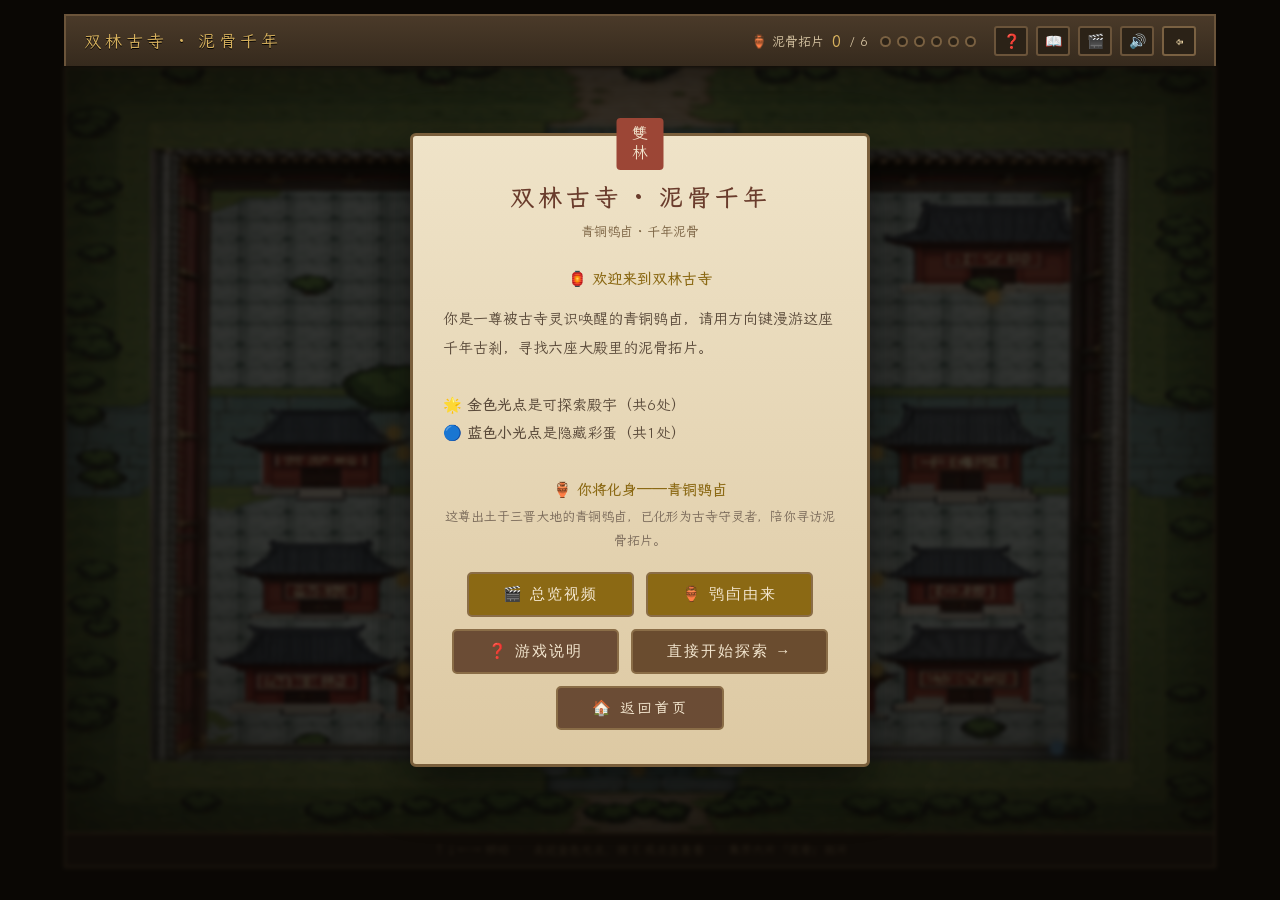
<file: 内置游戏/双林寺·沉浸探秘/index.html>
﻿<!DOCTYPE html>
<html lang="zh-CN">
<head>
    <meta charset="UTF-8">
    <meta name="viewport" content="width=device-width, initial-scale=1.0">
    <title>双林古寺 · 泥骨千年</title>
    <link rel="stylesheet" href="thirdparty/fonts/lxgw-wenkai/package/lxgwwenkai-regular.css">
    <link rel="stylesheet" href="thirdparty/fonts/lxgw-wenkai/package/lxgwwenkai-bold.css">
    <link rel="stylesheet" href="style.css">
</head>
<body>
    <div class="app">
        <!-- 顶部 HUD -->
        <header class="hud">
            <div class="hud-title">双林古寺 · 泥骨千年</div>
            <div class="hud-quest">
                <span>🏺 泥骨拓片</span>
                <b id="frag-count">0</b><span>/ 6</span>
                <div class="frag-dots" id="frag-dots"></div>
            </div>
            <div class="hud-btns">
                <button id="btn-help" title="游戏说明">❓</button><button id="btn-index" title="殿宇目录">📖</button>
                <button id="btn-video" title="总览视频">🎬</button>
                <button id="btn-audio" title="音乐">🔊</button>
                <button id="btn-exit" title="退出 · 返回首页">⇦</button>
            </div>
        </header>

        <!-- 舞台 -->
        <div class="stage" id="stage">
            <div class="world" id="world">
                <img class="ground" id="ground" alt="双林寺像素地图">
                <!-- 分层物件 / 交互点 / 玩家 由 game.js 注入 -->
                <div class="player" id="player">
                    <div class="shadow"></div>
                    <div class="sprite" id="sprite"></div>
                </div>
            </div>
            <div class="prompt" id="prompt">按 <b>E</b> 查看</div>
            <div class="vignette"></div>
        </div>

        <footer class="foot">
            <span>↑↓←→ 移动</span><i>·</i><span>走近金色光点，按 E 或点击查看</span><i>·</i><span id="foot-hint">集齐六片「泥骨」拓片</span>
        </footer>
    </div>

    <!-- 开场 -->
    <div class="overlay show" id="start-screen">
        <div class="start">
            <div class="start-seal">雙林</div>
            <h1 id="start-title">双林古寺 · 泥骨千年</h1>
            <p class="start-sub" id="start-sub"></p>
            <div style="text-align:left;color:#5a4a3a;line-height:1.9;font-size:15px;margin:18px 0;max-width:480px;">
                <p style="text-align:center;color:#8b6914;font-weight:bold;margin-bottom:12px;">🏮 欢迎来到双林古寺</p>
                你是一尊被古寺灵识唤醒的青铜鸮卣，请用方向键漫游这座千年古刹，寻找六座大殿里的泥骨拓片。<br><br>
                🌟 <b>金色光点</b>是可探索殿宇（共6处）<br>
                🔵 <b>蓝色小光点</b>是隐藏彩蛋（共1处）<br><br>
                <p style="text-align:center;color:#8b6914;font-weight:bold;">🏺 你将化身——青铜鸮卣</p>
                <p style="text-align:center;font-size:13px;color:#7a6a5a;">这尊出土于三晋大地的青铜鸮卣，已化形为古寺守灵者，陪你寻访泥骨拓片。</p>
            </div>
            <div style="display:flex;gap:12px;justify-content:center;margin-top:16px;flex-wrap:wrap;">
                <button class="go" id="start-video" style="background:#8b6914;white-space:nowrap;" onclick="openVideoFromWelcome()">🎬 总览视频</button>
                <button class="go" id="start-bird" style="background:#8b6914;white-space:nowrap;">🏺 鸮卣由来</button>
                <button class="go" id="start-help" style="background:#6b4c35;white-space:nowrap;">❓ 游戏说明</button>
                <button class="go" id="start-btn" style="white-space:nowrap;" onclick="document.getElementById('wake-video').style.display='flex'">直接开始探索 →</button>
                <a class="go" id="start-home" href="../../index.html#game-banner" style="background:#6b4c35;white-space:nowrap;text-decoration:none;display:inline-flex;align-items:center;justify-content:center;">🏠 返回首页</a>
            </div>
        </div>
    </div>

    <!-- 对白 -->
    <div class="overlay" id="dialogue">
        <div class="dlg" id="dlg">
            <div class="dlg-sp" id="dlg-sp"></div>
            <div class="dlg-t" id="dlg-t"></div>
            <div class="dlg-next" id="dlg-next">▽ 点击继续</div>
        </div>
        <span id="dlg-skip" style="position:absolute;right:30px;bottom:20px;color:#d4a76a;text-decoration:underline;cursor:pointer;font-size:15px;">跳过剧情 »</span>
    </div>

    <!-- 殿宇卡片 -->
    <div class="overlay" id="card">
        <div class="card">
            <button class="x" id="card-close">×</button>
            <div class="card-head">
                <span class="card-num" id="card-num"></span>
                <h2 id="card-title"></h2>
                <span class="card-tag" id="card-tag"></span>
            </div>
            <div class="card-gallery" id="card-gallery"></div>
            <p class="card-poem" id="card-poem"></p>
            <p class="card-lore" id="card-lore"></p>
            <div class="card-frag" id="card-frag"></div>
            <button id="hall-walk" style="margin-top:12px;padding:10px 20px;background:#6b4c35;color:#fff;border:none;border-radius:6px;cursor:pointer;font-size:15px;">🚪 进入殿内漫游</button>
        </div>
    </div>

    <!-- 殿内漫游全屏 -->
    <div class="overlay" id="hall-view">
        <div style="position:relative;width:100%;height:100%;background:#000;">
            <img id="hall-img" style="width:100%;height:100%;object-fit:contain;opacity:0;transition:opacity 1.5s;" alt="殿内">
            <button class="x" id="hall-close" style="position:absolute;top:20px;right:20px;z-index:10;">×</button>
        </div>
    </div>

    <!-- 视频 -->
    <div class="overlay" id="video">
        <div class="vwrap">
            <button class="x" id="video-close">×</button>
            <video id="v" controls>
                <source src="assets/video/总览视频.mp4" type="video/mp4">
            </video>
            <button class="go" id="video-after">看完了，继续 →</button>
        </div>
    </div>

    <!-- 鸮卣唤醒视频 -->
    <div id="wake-video" style="position:fixed;inset:0;z-index:99999;background:#000;display:none;align-items:center;justify-content:center;">
        <video id="wake" style="max-width:100%;max-height:100%;" playsinline>
            <source src="wake.mp4" type="video/mp4">
        </video>
        <button id="wake-play" style="position:absolute;z-index:10;padding:16px 32px;font-size:18px;background:rgba(139,105,20,0.9);color:#fff;border:none;border-radius:8px;cursor:pointer;">▶ 播放鸮卣唤醒</button>
        <button id="wake-skip" style="position:absolute;right:20px;bottom:20px;z-index:10;padding:8px 16px;font-size:14px;background:rgba(0,0,0,0.6);color:#d4a76a;border:1px solid #d4a76a;border-radius:6px;cursor:pointer;display:none;">跳过 »</button>
    </div>

    <!-- 结局 -->
    <div class="overlay" id="ending">
        <div class="end">
            <h1>探索完成</h1>
            <p class="end-sub">六片泥骨，一片不少。</p>
            <div class="end-frags" id="end-frags"></div>
            <p class="end-credit">塑匠无名，泥骨存年。<br>愿后人见之，如见我。</p>
            <div style="display:flex;gap:10px;justify-content:center;flex-wrap:wrap;margin-top:16px;">
                <button class="go" id="end-continue" style="background:#6b4c35;">继续探索</button>
                <button class="go" id="end-btn">重新开始</button>
                <button class="go" id="end-exit" style="background:#8b6914;">退出到首页</button>
            </div>
        </div>
    </div>

    <audio id="bgm" src="assets/audio/古寺星辰.mp3" loop preload="auto"></audio>

    <!-- 鸮卣由来 -->
    <div class="overlay" id="bird-panel">
        <div class="idx" style="max-width:520px;">
            <button class="x" id="bird-close">×</button>
            <h2 class="idx-title">🏺 为什么是青铜鸮卣？</h2>
            <div style="text-align:left;line-height:2;color:#5a4a3a;font-size:15px;">
                <p><b>这只鸮，从三千年前飞来。</b></p>
                <p>鸮卣（xiāo yǒu）出土于山西石楼县二郎坡村，是商代晚期的青铜盛酒器：盖作双鸮（猫头鹰）首，环目尖喙，鼓腹饰羽翼纹，现藏山西博物院。</p>
                <br>
                <p><b>为什么选它当主角？</b></p>
                <p>双林寺在山西平遥，鸮卣也出土于山西——<b>同为三晋大地的千年文物</b>。</p>
                <p>鸮卣是青铜铸成的"守者"，双林寺彩塑是泥塑的"守者"。我们让这尊青铜鸮跨越三千年，回到它的故乡古寺，替那些正在风化的彩塑"走一遍"——</p>
                <p>用青铜的眼睛，看泥塑的千年。</p>
                <br>
                <p style="text-align:center;color:#8b6914;">青铜不朽，泥塑有痕。<br>鸮卣走过的路，就是三晋文物的来时路。</p>
            </div>
        </div>
    </div>

    <!-- 游戏说明 -->
    <div class="overlay" id="help-panel">
        <div class="idx" style="max-width:520px;">
            <button class="x" id="help-close">×</button>
            <h2 class="idx-title">游戏说明</h2>
            <div style="text-align:left;line-height:2;color:#5a4a3a;font-size:15px;">
                <p><b>🎮 操作方式</b></p>
                <p>↑↓←→ 方向键：控制青铜鸮卣移动</p>
                <p>走近发光点，按 <b>E</b> 或点击鼠标：查看殿宇</p>
                <br>
                <p><b>🌟 探索目标</b></p>
                <p>金色光点 = 可探索殿宇（共6处），每处可获得一枚泥骨拓片</p>
                <p>蓝色光点 = 隐藏彩蛋（共1处），在院角旧橱里</p>
                <p>集齐6枚拓片后，<b style="color:#8b6914;font-size:16px;">⭐ 回到山门触发结局 ⭐</b></p>
                <br>
                <p><b>🚪 殿内漫游</b></p>
                <p>殿宇详情弹窗底部有「进入殿内漫游」按钮，点击全屏自动轮播该殿实拍照片</p>
                <br>
                <p><b>🎬 其他</b></p>
                <p>右上角：❓说明 / 📖殿宇目录 / 🎬总览视频 / 🔊音乐开关</p>
                <p>对话时右下角可点「跳过剧情」</p>
            </div>
        </div>
    </div>

    <!-- 殿宇目录 -->
    <div class="overlay" id="index-panel">
        <div class="idx">
            <button class="x" id="index-close">×</button>
            <h2 class="idx-title">双林寺 · 殿宇一览</h2>
            <p class="idx-sub">南北中轴 · 两厢诸殿 · 点击条目定位</p>
            <div class="idx-list" id="idx-list"></div>
        </div>
    </div>

    <script src="data/map.js"></script>
    <script src="data/characters.js"></script>
    <script src="data/photos.js"></script>
    <script src="data/halls.js"></script>
    <script src="data/story.js"></script>
    <script src="src/game.js"></script>
</body>
</html>
</file>
<file: 内置游戏/双林寺·沉浸探秘/thirdparty/fonts/lxgw-wenkai/package/lxgwwenkai-regular.css>
/* LXGW WenKai [4] */
@font-face {
  font-family: 'LXGW WenKai';
  font-style: normal;
  font-weight: 400;
  font-display: swap;
  src: url('./files/lxgwwenkai-regular-subset-4.woff2') format('woff2');
  unicode-range: U+1f1e9-1f1f5, U+1f1f7-1f1ff, U+1f21a, U+1f232, U+1f234-1f237, U+1f250-1f251, U+1f300, U+1f302-1f308, U+1f30a-1f311, U+1f315, U+1f319-1f320, U+1f324, U+1f327, U+1f32a, U+1f32c-1f32d, U+1f330-1f357, U+1f359-1f37e
}
/* LXGW WenKai [5] */
@font-face {
  font-family: 'LXGW WenKai';
  font-style: normal;
  font-weight: 400;
  font-display: swap;
  src: url('./files/lxgwwenkai-regular-subset-5.woff2') format('woff2');
  unicode-range: U+fee3, U+fef3, U+ff03-ff04, U+ff07, U+ff0a, U+ff17-ff19, U+ff1c-ff1d, U+ff20-ff3a, U+ff3c, U+ff3e-ff5b, U+ff5d, U+ff61-ff65, U+ff67-ff6a, U+ff6c, U+ff6f-ff78, U+ff7a-ff7d, U+ff80-ff84, U+ff86, U+ff89-ff8e, U+ff92, U+ff97-ff9b, U+ff9d-ff9f, U+ffe0-ffe4, U+ffe6, U+ffe9, U+ffeb, U+ffed, U+fffc, U+1f004, U+1f170-1f171, U+1f192-1f195, U+1f198-1f19a, U+1f1e6-1f1e8
}
/* LXGW WenKai [6] */
@font-face {
  font-family: 'LXGW WenKai';
  font-style: normal;
  font-weight: 400;
  font-display: swap;
  src: url('./files/lxgwwenkai-regular-subset-6.woff2') format('woff2');
  unicode-range: U+f0a7, U+f0b2, U+f0b7, U+f0c9, U+f0d8, U+f0da, U+f0dc-f0dd, U+f0e0, U+f0e6, U+f0eb, U+f0fc, U+f101, U+f104-f105, U+f107, U+f10b, U+f11b, U+f14b, U+f18a, U+f193, U+f1d6-f1d7, U+f244, U+f27a, U+f296, U+f2ae, U+f471, U+f4b3, U+f610-f611, U+f880-f881, U+f8ec, U+f8f5, U+f8ff, U+f901, U+f90a, U+f92c-f92d, U+f934, U+f937, U+f941, U+f965, U+f967, U+f969, U+f96b, U+f96f, U+f974, U+f978-f979, U+f97e, U+f981, U+f98a, U+f98e, U+f997, U+f99c, U+f9b2, U+f9b5, U+f9ba, U+f9be, U+f9ca, U+f9d0-f9d1, U+f9dd, U+f9e0-f9e1, U+f9e4, U+f9f7, U+fa00-fa01, U+fa08, U+fa0a, U+fa11, U+fb01-fb02, U+fdfc, U+fe0e, U+fe30-fe31, U+fe33-fe44, U+fe49-fe52, U+fe54-fe57, U+fe59-fe66, U+fe68-fe6b, U+fe8e, U+fe92-fe93, U+feae, U+feb8, U+fecb-fecc, U+fee0
}
/* LXGW WenKai [21] */
@font-face {
  font-family: 'LXGW WenKai';
  font-style: normal;
  font-weight: 400;
  font-display: swap;
  src: url('./files/lxgwwenkai-regular-subset-21.woff2') format('woff2');
  unicode-range: U+9f3d-9f3e, U+9f41, U+9f4a-9f4b, U+9f51-9f52, U+9f61-9f63, U+9f66-9f67, U+9f80-9f81, U+9f83, U+9f85-9f8d, U+9f90-9f91, U+9f94-9f96, U+9f98, U+9f9b-9f9c, U+9f9e, U+9fa0, U+9fa2, U+9ff4, U+a001, U+a007, U+a025, U+a046-a047, U+a057, U+a072, U+a078-a079, U+a083, U+a085, U+a100, U+a118, U+a132, U+a134, U+a1f4, U+a242, U+a4a6, U+a4aa, U+a4b0-a4b1, U+a4b3, U+a9c1-a9c2, U+ac00-ac01, U+ac04, U+ac08, U+ac10-ac11, U+ac13-ac16, U+ac19, U+ac1c-ac1d, U+ac24, U+ac70-ac71, U+ac74, U+ac77-ac78, U+ac80-ac81, U+ac83, U+ac8c, U+ac90, U+ac9f-aca0, U+aca8-aca9, U+acac, U+acb0, U+acbd, U+acc1, U+acc4, U+ace0-ace1, U+ace4, U+ace8, U+acf3, U+acf5, U+acfc-acfd, U+ad00, U+ad0c, U+ad11, U+ad1c, U+ad34, U+ad50, U+ad64, U+ad6c, U+ad70, U+ad74, U+ad7f, U+ad81, U+ad8c, U+adc0, U+adc8, U+addc, U+ade0, U+adf8-adf9, U+adfc, U+ae00, U+ae08-ae09, U+ae0b, U+ae30, U+ae34, U+ae38, U+ae40, U+ae4a, U+ae4c, U+ae54, U+ae68, U+aebc, U+aed8, U+af2c-af2d, U+af34
}
/* LXGW WenKai [22] */
@font-face {
  font-family: 'LXGW WenKai';
  font-style: normal;
  font-weight: 400;
  font-display: swap;
  src: url('./files/lxgwwenkai-regular-subset-22.woff2') format('woff2');
  unicode-range: U+9dfa, U+9e0a, U+9e11, U+9e1a, U+9e1e, U+9e20, U+9e22, U+9e28-9e2c, U+9e2e-9e33, U+9e35-9e3b, U+9e3e, U+9e40-9e44, U+9e46-9e4e, U+9e51, U+9e53, U+9e55-9e58, U+9e5a-9e5c, U+9e5e-9e63, U+9e66-9e6e, U+9e71, U+9e73, U+9e75, U+9e78-9e79, U+9e7c-9e7e, U+9e82, U+9e86-9e88, U+9e8b-9e8c, U+9e90-9e91, U+9e93, U+9e95, U+9e97, U+9e9d, U+9ea4-9ea5, U+9ea9-9eaa, U+9eb4-9eb5, U+9eb8-9eba, U+9ebc-9ebf, U+9ec3, U+9ec9, U+9ecd, U+9ed0, U+9ed2-9ed3, U+9ed5-9ed6, U+9ed9, U+9edc-9edd, U+9edf-9ee0, U+9ee2, U+9ee5, U+9ee7-9eea, U+9eef, U+9ef1, U+9ef3-9ef4, U+9ef6, U+9ef9, U+9efb-9efc, U+9efe, U+9f0b, U+9f0d, U+9f10, U+9f14, U+9f17, U+9f19, U+9f22, U+9f29, U+9f2c, U+9f2f, U+9f31, U+9f37, U+9f39
}
/* LXGW WenKai [23] */
@font-face {
  font-family: 'LXGW WenKai';
  font-style: normal;
  font-weight: 400;
  font-display: swap;
  src: url('./files/lxgwwenkai-regular-subset-23.woff2') format('woff2');
  unicode-range: U+9c3b, U+9c40, U+9c47-9c49, U+9c53, U+9c57, U+9c64, U+9c72, U+9c77-9c78, U+9c7b, U+9c7f-9c80, U+9c82-9c83, U+9c85-9c8c, U+9c8e-9c92, U+9c94-9c9b, U+9c9e-9ca3, U+9ca5-9ca7, U+9ca9, U+9cab, U+9cad-9cae, U+9cb1-9cb7, U+9cb9-9cbd, U+9cbf-9cc0, U+9cc3, U+9cc5-9cc7, U+9cc9-9cd1, U+9cd3-9cda, U+9cdc-9cdd, U+9cdf, U+9ce1-9ce3, U+9ce5, U+9ce9, U+9cee-9cef, U+9cf3-9cf4, U+9cf6, U+9cfc-9cfd, U+9d02, U+9d08-9d09, U+9d12, U+9d1b, U+9d1e, U+9d26, U+9d28, U+9d37, U+9d3b, U+9d3f, U+9d51, U+9d59, U+9d5c-9d5d, U+9d5f-9d61, U+9d6c, U+9d70, U+9d72, U+9d7a, U+9d7e, U+9d84, U+9d89, U+9d8f, U+9d92, U+9daf, U+9db4, U+9db8, U+9dbc, U+9dc4, U+9dc7, U+9dc9, U+9dd7, U+9ddf, U+9df2, U+9df9
}
/* LXGW WenKai [24] */
@font-face {
  font-family: 'LXGW WenKai';
  font-style: normal;
  font-weight: 400;
  font-display: swap;
  src: url('./files/lxgwwenkai-regular-subset-24.woff2') format('woff2');
  unicode-range: U+9a5f, U+9a62, U+9a65, U+9a69, U+9a6b, U+9a6e, U+9a75, U+9a77-9a7a, U+9a7d, U+9a80, U+9a83, U+9a85, U+9a87-9a8a, U+9a8d-9a8e, U+9a90, U+9a92-9a93, U+9a95-9a96, U+9a98-9a99, U+9a9b-9aa2, U+9aa5, U+9aa7, U+9aaf-9ab1, U+9ab5-9ab6, U+9ab9-9aba, U+9abc, U+9ac0-9ac4, U+9ac8, U+9acb-9acc, U+9ace-9acf, U+9ad1-9ad2, U+9ad9, U+9adf, U+9ae1, U+9ae3, U+9aea-9aeb, U+9aed-9aef, U+9af4, U+9af9, U+9afb, U+9b03-9b04, U+9b06, U+9b08, U+9b0d, U+9b0f-9b10, U+9b13, U+9b18, U+9b1a, U+9b1f, U+9b22-9b23, U+9b25, U+9b27-9b28, U+9b2a, U+9b2f, U+9b31-9b32, U+9b3b, U+9b43, U+9b46-9b49, U+9b4d-9b4e, U+9b51, U+9b56, U+9b58, U+9b5a, U+9b5c, U+9b5f, U+9b61-9b62, U+9b6f, U+9b77, U+9b80, U+9b88, U+9b8b, U+9b8e, U+9b91, U+9b9f-9ba0, U+9ba8, U+9baa-9bab, U+9bad-9bae, U+9bb0-9bb1, U+9bb8, U+9bc9-9bca, U+9bd3, U+9bd6, U+9bdb, U+9be8, U+9bf0-9bf1, U+9c02, U+9c10, U+9c15, U+9c24, U+9c2d, U+9c32, U+9c39
}
/* LXGW WenKai [25] */
@font-face {
  font-family: 'LXGW WenKai';
  font-style: normal;
  font-weight: 400;
  font-display: swap;
  src: url('./files/lxgwwenkai-regular-subset-25.woff2') format('woff2');
  unicode-range: U+98c8, U+98cf-98d6, U+98da-98db, U+98dd, U+98e1-98e2, U+98e7-98ea, U+98ec, U+98ee-98ef, U+98f2, U+98f4, U+98fc-98fe, U+9903, U+9905, U+9908, U+990a, U+990c-990d, U+9913-9914, U+9918, U+991a-991b, U+991e, U+9921, U+9928, U+992c, U+992e, U+9935, U+9938-9939, U+993d-993e, U+9945, U+994b-994c, U+9951-9952, U+9954-9955, U+9957, U+995e, U+9963, U+9966-9969, U+996b-996c, U+996f, U+9974-9975, U+9977-9979, U+997d-997e, U+9980-9981, U+9983-9984, U+9987, U+998a-998b, U+998d-9991, U+9993-9995, U+9997-9998, U+99a5, U+99ab-99ae, U+99b1, U+99b3-99b4, U+99bc, U+99bf, U+99c1, U+99c3-99c6, U+99cc, U+99d0, U+99d2, U+99d5, U+99db, U+99dd, U+99e1, U+99ed, U+99f1, U+99ff, U+9a01, U+9a03-9a04, U+9a0e-9a0f, U+9a11-9a13, U+9a19, U+9a1b, U+9a28, U+9a2b, U+9a30, U+9a32, U+9a37, U+9a40, U+9a45, U+9a4a, U+9a4d-9a4e, U+9a52, U+9a55, U+9a57, U+9a5a-9a5b
}
/* LXGW WenKai [26] */
@font-face {
  font-family: 'LXGW WenKai';
  font-style: normal;
  font-weight: 400;
  font-display: swap;
  src: url('./files/lxgwwenkai-regular-subset-26.woff2') format('woff2');
  unicode-range: U+972a, U+972d, U+9730, U+973d, U+9742, U+9744, U+9748-9749, U+9750-9751, U+975a-975c, U+9763, U+9765-9766, U+976c-976d, U+9773, U+9776, U+977a, U+977c, U+9784-9785, U+978e-978f, U+9791-9792, U+9794-9795, U+9798, U+979a, U+979e, U+97a3, U+97a5-97a6, U+97a8, U+97ab-97ac, U+97ae-97af, U+97b2, U+97b4, U+97c6, U+97cb-97cc, U+97d3, U+97d8, U+97dc, U+97e1, U+97ea-97eb, U+97ee, U+97fb, U+97fe-97ff, U+9801-9803, U+9805-9806, U+9808, U+980c, U+9810-9814, U+9817-9818, U+981e, U+9820-9821, U+9824, U+9828, U+982b-982d, U+9830, U+9834, U+9838-9839, U+983c, U+9846, U+984d-984f, U+9851-9852, U+9854-9855, U+9857-9858, U+985a-985b, U+9862-9863, U+9865, U+9867, U+986b, U+986f-9871, U+9877-9878, U+987c, U+9880, U+9883, U+9885, U+9889, U+988b-988f, U+9893-9895, U+9899-989b, U+989e-989f, U+98a1-98a2, U+98a5-98a7, U+98a9, U+98af, U+98b1, U+98b6, U+98ba, U+98be, U+98c3-98c4, U+98c6-98c7
}
/* LXGW WenKai [27] */
@font-face {
  font-family: 'LXGW WenKai';
  font-style: normal;
  font-weight: 400;
  font-display: swap;
  src: url('./files/lxgwwenkai-regular-subset-27.woff2') format('woff2');
  unicode-range: U+95b9-95ca, U+95cc-95cd, U+95d4-95d6, U+95d8, U+95e1-95e2, U+95e9, U+95f0-95f1, U+95f3, U+95f6, U+95fc, U+95fe-95ff, U+9602-9604, U+9606-960d, U+960f, U+9611-9613, U+9615-9617, U+9619-961b, U+961d, U+9621, U+9628, U+962f, U+963c-963e, U+9641-9642, U+9649, U+9654, U+965b-965f, U+9661, U+9663, U+9665, U+9667-9668, U+966c, U+9670, U+9672-9674, U+9678, U+967a, U+967d, U+9682, U+9685, U+9688, U+968a, U+968d-968e, U+9695, U+9697-9698, U+969e, U+96a0, U+96a3-96a4, U+96a8, U+96aa, U+96b0-96b1, U+96b3-96b4, U+96b7-96b9, U+96bb-96bd, U+96c9, U+96cb, U+96ce, U+96d1-96d2, U+96d6, U+96d9, U+96db-96dc, U+96de, U+96e0, U+96e3, U+96e9, U+96eb, U+96f0-96f2, U+96f9, U+96ff, U+9701-9702, U+9705, U+9708, U+970a, U+970e-970f, U+9711, U+9719, U+9727
}
/* LXGW WenKai [28] */
@font-face {
  font-family: 'LXGW WenKai';
  font-style: normal;
  font-weight: 400;
  font-display: swap;
  src: url('./files/lxgwwenkai-regular-subset-28.woff2') format('woff2');
  unicode-range: U+94e7-94ec, U+94ee-94f1, U+94f3, U+94f5, U+94f7, U+94f9, U+94fb-94fd, U+94ff, U+9503-9504, U+9506-9507, U+9509-950a, U+950d-950f, U+9511-9518, U+951a-9520, U+9522, U+9528-952d, U+9530-953a, U+953c-953f, U+9543-9546, U+9548-9550, U+9552-9555, U+9557-955b, U+955d-9568, U+956a-956d, U+9570-9574, U+9583, U+9586, U+9589, U+958e-958f, U+9591-9592, U+9594, U+9598-9599, U+959e-95a0, U+95a2-95a6, U+95a8-95b2, U+95b4, U+95b8
}
/* LXGW WenKai [29] */
@font-face {
  font-family: 'LXGW WenKai';
  font-style: normal;
  font-weight: 400;
  font-display: swap;
  src: url('./files/lxgwwenkai-regular-subset-29.woff2') format('woff2');
  unicode-range: U+9410-941a, U+941c-942b, U+942d-942e, U+9432-9433, U+9435, U+9438, U+943a, U+943e, U+9444, U+944a, U+9451-9452, U+945a, U+9462-9463, U+9465, U+9470-9487, U+948a-9492, U+9494-9498, U+949a, U+949c-949d, U+94a1, U+94a3-94a4, U+94a8, U+94aa-94ad, U+94af, U+94b2, U+94b4-94ba, U+94bc-94c0, U+94c4, U+94c6-94db, U+94de-94e6
}
/* LXGW WenKai [30] */
@font-face {
  font-family: 'LXGW WenKai';
  font-style: normal;
  font-weight: 400;
  font-display: swap;
  src: url('./files/lxgwwenkai-regular-subset-30.woff2') format('woff2');
  unicode-range: U+92b7, U+92b9, U+92c1, U+92c5-92c6, U+92c8, U+92cc, U+92d0, U+92d2, U+92e4, U+92ea, U+92ec-92ed, U+92f0, U+92f3, U+92f8, U+92fc, U+9304, U+9306, U+9310, U+9312, U+9315, U+9318, U+931a, U+931e, U+9320-9322, U+9324, U+9326-9329, U+932b-932c, U+932f, U+9331-9332, U+9335-9336, U+933e, U+9340-9341, U+934a-9360, U+9362-9363, U+9365-936b, U+936e, U+9375, U+937e, U+9382, U+938a, U+938c, U+938f, U+9393-9394, U+9396-9397, U+939a, U+93a2, U+93a7, U+93ac-93cd, U+93d0-93d1, U+93d6-93d8, U+93de-93df, U+93e1-93e2, U+93e4, U+93f8, U+93fb, U+93fd, U+940e-940f
}
/* LXGW WenKai [31] */
@font-face {
  font-family: 'LXGW WenKai';
  font-style: normal;
  font-weight: 400;
  font-display: swap;
  src: url('./files/lxgwwenkai-regular-subset-31.woff2') format('woff2');
  unicode-range: U+914c, U+914e-9150, U+9154, U+9157, U+915a, U+915d-915e, U+9161-9164, U+9169, U+9170, U+9172, U+9174, U+9179-917a, U+917d-917e, U+9182-9183, U+9185, U+918c-918d, U+9190-9191, U+919a, U+919c, U+91a1-91a4, U+91a8, U+91aa-91af, U+91b4-91b5, U+91b8, U+91ba, U+91be, U+91c0-91c1, U+91c6, U+91c8, U+91cb, U+91d0, U+91d2, U+91d7-91d8, U+91dd, U+91e3, U+91e6-91e7, U+91ed, U+91f0, U+91f5, U+91f9, U+9200, U+9205, U+9207-920a, U+920d-920e, U+9210, U+9214-9215, U+921c, U+921e, U+9221, U+9223-9227, U+9229-922a, U+922d, U+9234-9235, U+9237, U+9239-923a, U+923c-9240, U+9244-9246, U+9249, U+924e-924f, U+9251, U+9253, U+9257, U+925b, U+925e, U+9262, U+9264-9266, U+9268, U+926c, U+926f, U+9271, U+927b, U+927e, U+9280, U+9283, U+9285-928a, U+928e, U+9291, U+9293, U+9296, U+9298, U+929c-929d, U+92a8, U+92ab-92ae, U+92b3, U+92b6
}
/* LXGW WenKai [32] */
@font-face {
  font-family: 'LXGW WenKai';
  font-style: normal;
  font-weight: 400;
  font-display: swap;
  src: url('./files/lxgwwenkai-regular-subset-32.woff2') format('woff2');
  unicode-range: U+8fe2-8fe5, U+8fe8-8fe9, U+8fee, U+8ff3-8ff4, U+8ff8, U+8ffa, U+9004, U+900b, U+9011, U+9015-9016, U+901e, U+9021, U+9026, U+902d, U+902f, U+9031, U+9035-9036, U+9039-903a, U+9041, U+9044-9046, U+904a, U+904f-9052, U+9054-9055, U+9058-9059, U+905b-905e, U+9060-9062, U+9068-9069, U+906f, U+9072, U+9074, U+9076-907a, U+907c-907d, U+9081, U+9083, U+9085, U+9087-908b, U+908f, U+9095, U+9097, U+9099-909b, U+909d, U+90a0-90a1, U+90a8-90a9, U+90ac, U+90b0, U+90b2-90b4, U+90b6, U+90b8, U+90ba, U+90bd-90be, U+90c3-90c5, U+90c7-90c8, U+90cf-90d0, U+90d3, U+90d5, U+90d7, U+90da-90dc, U+90de, U+90e2, U+90e4, U+90e6-90e7, U+90ea-90eb, U+90ef, U+90f4-90f5, U+90f7, U+90fe-9100, U+9104, U+9109, U+910c, U+9112, U+9114-9115, U+9118, U+911c, U+911e, U+9120, U+9122-9123, U+9127, U+912d, U+912f-9132, U+9139-913a, U+9143, U+9146, U+9149-914a
}
/* LXGW WenKai [33] */
@font-face {
  font-family: 'LXGW WenKai';
  font-style: normal;
  font-weight: 400;
  font-display: swap;
  src: url('./files/lxgwwenkai-regular-subset-33.woff2') format('woff2');
  unicode-range: U+8e2d-8e31, U+8e34-8e35, U+8e39-8e3a, U+8e3d, U+8e40-8e42, U+8e47, U+8e49-8e4b, U+8e50-8e53, U+8e59-8e5a, U+8e5f-8e60, U+8e64, U+8e69, U+8e6c, U+8e70, U+8e74, U+8e76, U+8e7a-8e7c, U+8e7f, U+8e84-8e85, U+8e87, U+8e89, U+8e8b, U+8e8d, U+8e8f-8e90, U+8e94, U+8e99, U+8e9c, U+8e9e, U+8eaa, U+8eac, U+8eb0, U+8eb6, U+8ec0, U+8ec6, U+8eca-8ece, U+8ed2, U+8eda, U+8edf, U+8ee2, U+8eeb, U+8ef8, U+8efb-8efe, U+8f03, U+8f09, U+8f0b, U+8f12-8f15, U+8f1b, U+8f1d, U+8f1f, U+8f29-8f2a, U+8f2f, U+8f36, U+8f38, U+8f3b, U+8f3e-8f3f, U+8f44-8f45, U+8f49, U+8f4d-8f4e, U+8f5f, U+8f6b, U+8f6d, U+8f71-8f73, U+8f75-8f76, U+8f78-8f7a, U+8f7c, U+8f7e, U+8f81-8f82, U+8f84, U+8f87, U+8f8a-8f8b, U+8f8d-8f8f, U+8f94-8f95, U+8f97-8f9a, U+8fa6, U+8fad-8faf, U+8fb2, U+8fb5-8fb7, U+8fba-8fbc, U+8fbf, U+8fc2, U+8fcb, U+8fcd, U+8fd3, U+8fd5, U+8fd7, U+8fda
}
/* LXGW WenKai [34] */
@font-face {
  font-family: 'LXGW WenKai';
  font-style: normal;
  font-weight: 400;
  font-display: swap;
  src: url('./files/lxgwwenkai-regular-subset-34.woff2') format('woff2');
  unicode-range: U+8caf-8cb0, U+8cb3-8cb4, U+8cb6-8cb9, U+8cbb-8cbd, U+8cbf-8cc4, U+8cc7-8cc8, U+8cca, U+8ccd, U+8cd1, U+8cd3, U+8cdb-8cdc, U+8cde, U+8ce0, U+8ce2-8ce4, U+8ce6-8ce8, U+8cea, U+8ced, U+8cf4, U+8cf8, U+8cfa, U+8cfc-8cfd, U+8d04-8d05, U+8d07-8d08, U+8d0a, U+8d0d, U+8d0f, U+8d13-8d14, U+8d16, U+8d1b, U+8d20, U+8d2e, U+8d30, U+8d32-8d33, U+8d36, U+8d3b, U+8d3d, U+8d40, U+8d42-8d43, U+8d45-8d46, U+8d48-8d4a, U+8d4d, U+8d51, U+8d53, U+8d55, U+8d59, U+8d5c-8d5d, U+8d5f, U+8d61, U+8d66-8d67, U+8d6a, U+8d6d, U+8d71, U+8d73, U+8d84, U+8d90-8d91, U+8d94-8d95, U+8d99, U+8da8, U+8daf, U+8db1, U+8db5, U+8db8, U+8dba, U+8dbc, U+8dbf, U+8dc2, U+8dc4, U+8dc6, U+8dcb, U+8dce-8dcf, U+8dd6-8dd7, U+8dda-8ddb, U+8dde, U+8de1, U+8de3-8de4, U+8de9, U+8deb-8dec, U+8df0-8df1, U+8df6-8dfd, U+8e05, U+8e07, U+8e09-8e0a, U+8e0c, U+8e0e, U+8e10, U+8e14, U+8e1d-8e1f, U+8e23, U+8e26, U+8e2b-8e2c
}
/* LXGW WenKai [35] */
@font-face {
  font-family: 'LXGW WenKai';
  font-style: normal;
  font-weight: 400;
  font-display: swap;
  src: url('./files/lxgwwenkai-regular-subset-35.woff2') format('woff2');
  unicode-range: U+8b5e, U+8b60, U+8b6c, U+8b6f-8b70, U+8b72, U+8b74, U+8b77, U+8b7d, U+8b80, U+8b83, U+8b8a, U+8b8c, U+8b90, U+8b93, U+8b99-8b9a, U+8ba0, U+8ba3, U+8ba5-8ba7, U+8baa-8bac, U+8bb3-8bb5, U+8bb7, U+8bb9, U+8bc2-8bc3, U+8bc5, U+8bcb-8bcc, U+8bce-8bd0, U+8bd2-8bd4, U+8bd6, U+8bd8-8bd9, U+8bdc, U+8bdf, U+8be3-8be4, U+8be7-8be9, U+8beb-8bec, U+8bee, U+8bf0, U+8bf2-8bf3, U+8bf6, U+8bf9, U+8bfc-8bfd, U+8bff-8c00, U+8c02, U+8c04, U+8c06-8c07, U+8c0c, U+8c0f, U+8c11-8c12, U+8c14-8c1b, U+8c1d-8c21, U+8c24-8c25, U+8c27, U+8c2a-8c2c, U+8c2e-8c30, U+8c32-8c36, U+8c3f, U+8c47-8c4c, U+8c4e-8c50, U+8c54-8c56, U+8c62, U+8c68, U+8c6c, U+8c73, U+8c78, U+8c7a, U+8c82, U+8c85, U+8c89-8c8a, U+8c8d-8c8e, U+8c90, U+8c93-8c94, U+8c98, U+8c9d-8c9e, U+8ca0-8ca2, U+8ca7-8cac
}
/* LXGW WenKai [36] */
@font-face {
  font-family: 'LXGW WenKai';
  font-style: normal;
  font-weight: 400;
  font-display: swap;
  src: url('./files/lxgwwenkai-regular-subset-36.woff2') format('woff2');
  unicode-range: U+8a02-8a03, U+8a07-8a0a, U+8a0e-8a0f, U+8a13, U+8a15-8a18, U+8a1a-8a1b, U+8a1d, U+8a1f, U+8a22-8a23, U+8a25, U+8a2b, U+8a2d, U+8a31, U+8a33-8a34, U+8a36-8a38, U+8a3a, U+8a3c, U+8a3e, U+8a40-8a41, U+8a46, U+8a48, U+8a50, U+8a52, U+8a54-8a55, U+8a58, U+8a5b, U+8a5d-8a63, U+8a66, U+8a69-8a6b, U+8a6d-8a6e, U+8a70, U+8a72-8a73, U+8a7a, U+8a85, U+8a87, U+8a8a, U+8a8c-8a8d, U+8a90-8a92, U+8a95, U+8a98, U+8aa0-8aa1, U+8aa3-8aa6, U+8aa8-8aa9, U+8aac-8aae, U+8ab0, U+8ab2, U+8ab8-8ab9, U+8abc, U+8abe-8abf, U+8ac7, U+8acf, U+8ad2, U+8ad6-8ad7, U+8adb-8adc, U+8adf, U+8ae1, U+8ae6-8ae8, U+8aeb, U+8aed-8aee, U+8af1, U+8af3-8af4, U+8af7-8af8, U+8afa, U+8afe, U+8b00-8b02, U+8b07, U+8b0a, U+8b0c, U+8b0e, U+8b10, U+8b17, U+8b19, U+8b1b, U+8b1d, U+8b20-8b21, U+8b26, U+8b28, U+8b2c, U+8b33, U+8b39, U+8b3e-8b3f, U+8b41, U+8b45, U+8b49, U+8b4c, U+8b4f, U+8b57-8b58, U+8b5a, U+8b5c
}
/* LXGW WenKai [37] */
@font-face {
  font-family: 'LXGW WenKai';
  font-style: normal;
  font-weight: 400;
  font-display: swap;
  src: url('./files/lxgwwenkai-regular-subset-37.woff2') format('woff2');
  unicode-range: U+8869-886a, U+886e-886f, U+8872, U+8879, U+887d-887f, U+8882, U+8884-8886, U+8888, U+888f, U+8892-8893, U+889b, U+88a2, U+88a4, U+88a6, U+88a8, U+88aa, U+88ae, U+88b1, U+88b4, U+88b7, U+88bc, U+88c0, U+88c6-88c9, U+88ce-88cf, U+88d1-88d3, U+88d8, U+88db-88dd, U+88df, U+88e1-88e3, U+88e5, U+88e8, U+88ec, U+88f0-88f1, U+88f3-88f4, U+88fc-88fe, U+8900, U+8902, U+8906-8907, U+8909-890c, U+8912-8915, U+8918-891b, U+8921, U+8925, U+892b, U+8930, U+8932, U+8934, U+8936, U+893b, U+893d, U+8941, U+894c, U+8955-8956, U+8959, U+895c, U+895e-8960, U+8966, U+896a, U+896c, U+896f-8970, U+8972, U+897b, U+897e, U+8980, U+8983, U+8985, U+8987-8988, U+898c, U+898f, U+8993, U+8997, U+899a, U+89a1, U+89a7, U+89a9-89aa, U+89b2-89b3, U+89b7, U+89c0, U+89c7, U+89ca-89cc, U+89ce-89d1, U+89d6, U+89da, U+89dc, U+89de, U+89e5, U+89e7, U+89eb, U+89ef, U+89f1, U+89f3-89f4, U+89f8, U+89ff, U+8a01
}
/* LXGW WenKai [38] */
@font-face {
  font-family: 'LXGW WenKai';
  font-style: normal;
  font-weight: 400;
  font-display: swap;
  src: url('./files/lxgwwenkai-regular-subset-38.woff2') format('woff2');
  unicode-range: U+86e4, U+86e6, U+86e9, U+86ed, U+86ef-86f4, U+86f8-86f9, U+86fb, U+86fe, U+8703, U+8706-870a, U+870d, U+8711-8713, U+871a, U+871e, U+8722-8723, U+8725, U+8729, U+872e, U+8731, U+8734, U+8737, U+873a-873b, U+873e-8740, U+8742, U+8747-8748, U+8753, U+8755, U+8757-8758, U+875d, U+875f, U+8762-8766, U+8768, U+876e, U+8770, U+8772, U+8775, U+8778, U+877b-877e, U+8782, U+8785, U+8788, U+878b, U+8793, U+8797, U+879a, U+879e-87a0, U+87a2-87a3, U+87a8, U+87ab-87ad, U+87af, U+87b3, U+87b5, U+87bd, U+87c0, U+87c4, U+87c6, U+87ca-87cb, U+87d1-87d2, U+87db-87dc, U+87de, U+87e0, U+87e5, U+87ea, U+87ec, U+87ee, U+87f2-87f3, U+87fb, U+87fd-87fe, U+8802-8803, U+8805, U+880a-880b, U+880d, U+8813-8816, U+8819, U+881b, U+881f, U+8821, U+8823, U+8831-8832, U+8835-8836, U+8839, U+883b-883c, U+8844, U+8846, U+884a, U+884e, U+8852-8853, U+8855, U+8859, U+885b, U+885d-885e, U+8862, U+8864
}
/* LXGW WenKai [39] */
@font-face {
  font-family: 'LXGW WenKai';
  font-style: normal;
  font-weight: 400;
  font-display: swap;
  src: url('./files/lxgwwenkai-regular-subset-39.woff2') format('woff2');
  unicode-range: U+8532, U+8534-8535, U+8538-853a, U+853c, U+8543, U+8545, U+8548, U+854e, U+8553, U+8556-8557, U+8559, U+855e, U+8561, U+8564-8565, U+8568-856a, U+856d, U+856f-8570, U+8572, U+8576, U+8579-857b, U+8580, U+8585-8586, U+8588, U+858a, U+858f, U+8591, U+8594, U+8599, U+859c, U+85a2, U+85a4, U+85a6, U+85a8-85a9, U+85ab-85ac, U+85ae, U+85b7-85b9, U+85be, U+85c1, U+85c7, U+85cd, U+85d0, U+85d3, U+85d5, U+85dc-85dd, U+85df-85e0, U+85e5-85e6, U+85e8-85ea, U+85f4, U+85f9, U+85fe-85ff, U+8602, U+8605-8607, U+860a-860b, U+8616, U+8618, U+861a, U+8627, U+8629, U+862d, U+8638, U+863c, U+863f, U+864d, U+864f, U+8652-8655, U+865b-865c, U+865f, U+8662, U+8667, U+866c, U+866e, U+8671, U+8675, U+867a-867c, U+867f, U+868b, U+868d, U+8693, U+869c-869d, U+86a1, U+86a3-86a4, U+86a7-86a9, U+86ac, U+86af-86b1, U+86b4-86b6, U+86ba, U+86c0, U+86c4, U+86c6, U+86c9-86ca, U+86cd-86d1, U+86d4, U+86d8, U+86de-86df
}
/* LXGW WenKai [40] */
@font-face {
  font-family: 'LXGW WenKai';
  font-style: normal;
  font-weight: 400;
  font-display: swap;
  src: url('./files/lxgwwenkai-regular-subset-40.woff2') format('woff2');
  unicode-range: U+83b4, U+83b6, U+83b8, U+83ba, U+83bc-83bd, U+83bf-83c0, U+83c2, U+83c5, U+83c8-83c9, U+83cb, U+83d1, U+83d3-83d6, U+83d8, U+83db, U+83dd, U+83df, U+83e1, U+83e5, U+83ea-83eb, U+83f0, U+83f4, U+83f8-83f9, U+83fb, U+83fd, U+83ff, U+8401, U+8406, U+840a-840b, U+840f, U+8411, U+8418, U+841c, U+8420, U+8422-8424, U+8426, U+8429, U+842c, U+8438-8439, U+843b-843c, U+843f, U+8446-8447, U+8449, U+844e, U+8451-8452, U+8456, U+8459-845a, U+845c, U+8462, U+8466, U+846d, U+846f-8470, U+8473, U+8476-8478, U+847a, U+847d, U+8484-8485, U+8487, U+8489, U+848c, U+848e, U+8490, U+8493-8494, U+8497, U+849b, U+849e-849f, U+84a1, U+84a5, U+84a8, U+84af, U+84b4, U+84b9-84bf, U+84c1-84c2, U+84c5-84c7, U+84ca-84cb, U+84cd, U+84d0-84d1, U+84d3, U+84d6, U+84df-84e0, U+84e2-84e3, U+84e5-84e7, U+84ee, U+84f3, U+84f6, U+84fa, U+84fc, U+84ff-8500, U+850c, U+8511, U+8514-8515, U+8517-8518, U+851f, U+8523, U+8525-8526, U+8529, U+852b, U+852d
}
/* LXGW WenKai [41] */
@font-face {
  font-family: 'LXGW WenKai';
  font-style: normal;
  font-weight: 400;
  font-display: swap;
  src: url('./files/lxgwwenkai-regular-subset-41.woff2') format('woff2');
  unicode-range: U+82a9-82ab, U+82ae, U+82b0, U+82b2, U+82b4-82b6, U+82bc, U+82be, U+82c0-82c2, U+82c4-82c8, U+82ca-82cc, U+82ce, U+82d0, U+82d2-82d3, U+82d5-82d6, U+82d8-82d9, U+82dc-82de, U+82e0-82e4, U+82e7, U+82e9-82eb, U+82ed-82ee, U+82f3-82f4, U+82f7-82f8, U+82fa-8301, U+8306-8308, U+830c-830d, U+830f, U+8311, U+8313-8315, U+8318, U+831a-831b, U+831d, U+8324, U+8327, U+832a, U+832c-832d, U+832f, U+8331-8334, U+833a-833c, U+8340, U+8343-8345, U+8347-8348, U+834a, U+834c, U+834f, U+8351, U+8356, U+8358-835c, U+835e, U+8360, U+8364-8366, U+8368-836a, U+836c-836e, U+8373, U+8378, U+837b-837d, U+837f-8380, U+8382, U+8388, U+838a-838b, U+8392, U+8394, U+8396, U+8398-8399, U+839b-839c, U+83a0, U+83a2-83a3, U+83a8-83aa, U+83ae-83b0, U+83b3
}
/* LXGW WenKai [42] */
@font-face {
  font-family: 'LXGW WenKai';
  font-style: normal;
  font-weight: 400;
  font-display: swap;
  src: url('./files/lxgwwenkai-regular-subset-42.woff2') format('woff2');
  unicode-range: U+814d-814e, U+8151, U+8153, U+8158-815a, U+815e, U+8160, U+8166-8169, U+816b, U+816d, U+8171, U+8173-8174, U+8178, U+817c-817d, U+8182, U+8188, U+8191, U+8198-819b, U+81a0, U+81a3, U+81a5-81a6, U+81a9, U+81b6, U+81ba-81bb, U+81bd, U+81bf, U+81c1, U+81c3, U+81c6, U+81c9-81ca, U+81cc-81cd, U+81d1, U+81d3-81d4, U+81d8, U+81db-81dc, U+81de-81df, U+81e5, U+81e7-81e9, U+81eb-81ec, U+81ee-81ef, U+81f5, U+81f8, U+81fa, U+81fc, U+81fe, U+8200-8202, U+8204, U+8208-820a, U+820e-8210, U+8216-8218, U+821b-821c, U+8221-8224, U+8226-8228, U+822b, U+822d, U+822f, U+8232-8234, U+8237-8238, U+823a-823b, U+823e, U+8244, U+8249, U+824b, U+824f, U+8259-825a, U+825f, U+8266, U+8268, U+826e, U+8271, U+8276-8279, U+827d, U+827f, U+8283-8284, U+8288-828a, U+828d-8291, U+8293-8294, U+8296-8298, U+829f-82a1, U+82a3-82a4, U+82a7-82a8
}
/* LXGW WenKai [43] */
@font-face {
  font-family: 'LXGW WenKai';
  font-style: normal;
  font-weight: 400;
  font-display: swap;
  src: url('./files/lxgwwenkai-regular-subset-43.woff2') format('woff2');
  unicode-range: U+7ffa, U+7ffe, U+8004, U+8006, U+800b, U+800e, U+8011-8012, U+8014, U+8016, U+8018-8019, U+801c, U+801e, U+8026-802a, U+8031, U+8034-8035, U+8037, U+8043, U+804b, U+804d, U+8052, U+8056, U+8059, U+805e, U+8061, U+8068-8069, U+806e-8074, U+8076-8078, U+807c-8080, U+8082, U+8084-8085, U+8088, U+808f, U+8093, U+809c, U+809f, U+80ab, U+80ad-80ae, U+80b1, U+80b6-80b8, U+80bc-80bd, U+80c2, U+80c4, U+80ca, U+80cd, U+80d1, U+80d4, U+80d7, U+80d9-80db, U+80dd, U+80e0, U+80e4-80e5, U+80e7-80ed, U+80ef-80f1, U+80f3-80f4, U+80fc, U+8101, U+8104-8105, U+8107-8108, U+810c-810e, U+8112-8115, U+8117-8119, U+811b-811f, U+8121-8130, U+8132-8134, U+8137, U+8139, U+813f-8140, U+8142, U+8146, U+8148
}
/* LXGW WenKai [44] */
@font-face {
  font-family: 'LXGW WenKai';
  font-style: normal;
  font-weight: 400;
  font-display: swap;
  src: url('./files/lxgwwenkai-regular-subset-44.woff2') format('woff2');
  unicode-range: U+7ed7, U+7edb, U+7ee0-7ee2, U+7ee5-7ee6, U+7ee8, U+7eeb, U+7ef0-7ef2, U+7ef6, U+7efa-7efb, U+7efe, U+7f01-7f04, U+7f08, U+7f0a-7f12, U+7f17, U+7f19, U+7f1b-7f1c, U+7f1f, U+7f21-7f23, U+7f25-7f28, U+7f2a-7f33, U+7f35-7f37, U+7f3d, U+7f42, U+7f44-7f45, U+7f4c-7f4d, U+7f52, U+7f54, U+7f58-7f59, U+7f5d, U+7f5f-7f61, U+7f63, U+7f65, U+7f68, U+7f70-7f71, U+7f73-7f75, U+7f77, U+7f79, U+7f7d-7f7e, U+7f85-7f86, U+7f88-7f89, U+7f8b-7f8c, U+7f90-7f91, U+7f94-7f96, U+7f98-7f9b, U+7f9d, U+7f9f, U+7fa3, U+7fa7-7fa9, U+7fac-7fb2, U+7fb4, U+7fb6, U+7fb8, U+7fbc, U+7fbf-7fc0, U+7fc3, U+7fca, U+7fcc, U+7fce, U+7fd2, U+7fd5, U+7fd9-7fdb, U+7fdf, U+7fe3, U+7fe5-7fe7, U+7fe9, U+7feb-7fec, U+7fee-7fef, U+7ff1, U+7ff3-7ff4, U+7ff9
}
/* LXGW WenKai [45] */
@font-face {
  font-family: 'LXGW WenKai';
  font-style: normal;
  font-weight: 400;
  font-display: swap;
  src: url('./files/lxgwwenkai-regular-subset-45.woff2') format('woff2');
  unicode-range: U+7dc4, U+7dc7-7dc8, U+7dca-7dcd, U+7dcf, U+7dd1-7dd2, U+7dd4, U+7dd6-7dd8, U+7dda-7de0, U+7de2-7de6, U+7de8-7ded, U+7def, U+7df1-7df5, U+7df7, U+7df9, U+7dfb-7dfc, U+7dfe-7e02, U+7e04, U+7e08-7e0b, U+7e12, U+7e1b, U+7e1e, U+7e20, U+7e22-7e23, U+7e26, U+7e29, U+7e2b, U+7e2e-7e2f, U+7e31, U+7e37, U+7e39-7e3e, U+7e40, U+7e43-7e44, U+7e46-7e47, U+7e4a-7e4b, U+7e4d-7e4e, U+7e51, U+7e54-7e56, U+7e58-7e5b, U+7e5d-7e5e, U+7e61, U+7e66-7e67, U+7e69-7e6b, U+7e6d, U+7e70, U+7e73, U+7e77, U+7e79, U+7e7b-7e7d, U+7e81-7e82, U+7e8c-7e8d, U+7e8f, U+7e92-7e94, U+7e96, U+7e98, U+7e9a-7e9c, U+7e9e-7e9f, U+7ea1, U+7ea3, U+7ea5, U+7ea8-7ea9, U+7eab, U+7ead-7eae, U+7eb0, U+7ebb, U+7ebe, U+7ec0-7ec2, U+7ec9, U+7ecb-7ecc, U+7ed0, U+7ed4
}
/* LXGW WenKai [46] */
@font-face {
  font-family: 'LXGW WenKai';
  font-style: normal;
  font-weight: 400;
  font-display: swap;
  src: url('./files/lxgwwenkai-regular-subset-46.woff2') format('woff2');
  unicode-range: U+7ccc-7ccd, U+7cd7, U+7cdc, U+7cde, U+7ce0, U+7ce4-7ce5, U+7ce7-7ce8, U+7cec, U+7cf0, U+7cf5-7cf9, U+7cfc, U+7cfe, U+7d00, U+7d04-7d0b, U+7d0d, U+7d10-7d14, U+7d17-7d19, U+7d1b-7d1f, U+7d21, U+7d24-7d26, U+7d28-7d2a, U+7d2c-7d2e, U+7d30-7d31, U+7d33, U+7d35-7d36, U+7d38-7d3a, U+7d40, U+7d42-7d44, U+7d46, U+7d4b-7d4c, U+7d4f, U+7d51, U+7d54-7d56, U+7d58, U+7d5b-7d5c, U+7d5e, U+7d61-7d63, U+7d66, U+7d68, U+7d6a-7d6c, U+7d6f, U+7d71-7d73, U+7d75-7d77, U+7d79-7d7a, U+7d7e, U+7d81, U+7d84-7d8b, U+7d8d, U+7d8f, U+7d91, U+7d94, U+7d96, U+7d98-7d9a, U+7d9c-7da0, U+7da2, U+7da6, U+7daa-7db1, U+7db4-7db8, U+7dba-7dbf, U+7dc1
}
/* LXGW WenKai [47] */
@font-face {
  font-family: 'LXGW WenKai';
  font-style: normal;
  font-weight: 400;
  font-display: swap;
  src: url('./files/lxgwwenkai-regular-subset-47.woff2') format('woff2');
  unicode-range: U+7bc3-7bc4, U+7bc6, U+7bc8-7bcc, U+7bd1, U+7bd3-7bd4, U+7bd9-7bda, U+7bdd, U+7be0-7be1, U+7be4-7be6, U+7be9-7bea, U+7bef, U+7bf4, U+7bf6, U+7bfc, U+7bfe, U+7c01, U+7c03, U+7c07-7c08, U+7c0a-7c0d, U+7c0f, U+7c11, U+7c15-7c16, U+7c19, U+7c1e-7c21, U+7c23-7c24, U+7c26, U+7c28-7c33, U+7c35, U+7c37-7c3b, U+7c3d-7c3e, U+7c40-7c41, U+7c43, U+7c47-7c48, U+7c4c, U+7c50, U+7c53-7c54, U+7c59, U+7c5f-7c60, U+7c63-7c65, U+7c6c, U+7c6e, U+7c72, U+7c74, U+7c79-7c7a, U+7c7c, U+7c81-7c82, U+7c84-7c85, U+7c88, U+7c8a-7c91, U+7c93-7c96, U+7c99, U+7c9b-7c9e, U+7ca0-7ca2, U+7ca6-7ca9, U+7cac, U+7caf-7cb3, U+7cb5-7cb7, U+7cba-7cbd, U+7cbf-7cc2, U+7cc5, U+7cc7-7cc9
}
/* LXGW WenKai [48] */
@font-face {
  font-family: 'LXGW WenKai';
  font-style: normal;
  font-weight: 400;
  font-display: swap;
  src: url('./files/lxgwwenkai-regular-subset-48.woff2') format('woff2');
  unicode-range: U+7aca, U+7ad1-7ad2, U+7ada-7add, U+7ae1, U+7ae4, U+7ae6, U+7af4-7af7, U+7afa-7afb, U+7afd-7b0a, U+7b0c, U+7b0e-7b0f, U+7b13, U+7b15-7b16, U+7b18-7b19, U+7b1e-7b20, U+7b22-7b25, U+7b29-7b2b, U+7b2d-7b2e, U+7b30-7b3b, U+7b3e-7b3f, U+7b41-7b42, U+7b44-7b47, U+7b4a, U+7b4c-7b50, U+7b58, U+7b5a, U+7b5c, U+7b60, U+7b66-7b67, U+7b69, U+7b6c-7b6f, U+7b72-7b76, U+7b7b-7b7d, U+7b7f, U+7b82, U+7b85, U+7b87, U+7b8b-7b96, U+7b98-7b99, U+7b9b-7b9f, U+7ba2-7ba4, U+7ba6-7bac, U+7bae-7bb0, U+7bb4, U+7bb7-7bb9, U+7bbb, U+7bc0-7bc1
}
/* LXGW WenKai [49] */
@font-face {
  font-family: 'LXGW WenKai';
  font-style: normal;
  font-weight: 400;
  font-display: swap;
  src: url('./files/lxgwwenkai-regular-subset-49.woff2') format('woff2');
  unicode-range: U+797c, U+797e-7980, U+7982, U+7986-7987, U+7989-798e, U+7992, U+7994-7995, U+7997-7998, U+799a-799c, U+799f, U+79a3-79a6, U+79a8-79ac, U+79ae-79b1, U+79b3-79b5, U+79b8, U+79ba, U+79bf, U+79c2, U+79c6, U+79c8, U+79cf, U+79d5-79d6, U+79dd-79de, U+79e3, U+79e7-79e8, U+79eb, U+79ed, U+79f4, U+79f7-79f8, U+79fa, U+79fe, U+7a02-7a03, U+7a05, U+7a0a, U+7a14, U+7a17, U+7a19, U+7a1c, U+7a1e-7a1f, U+7a23, U+7a25-7a26, U+7a2c, U+7a2e, U+7a30-7a32, U+7a36-7a37, U+7a39, U+7a3c, U+7a40, U+7a42, U+7a47, U+7a49, U+7a4c-7a4f, U+7a51, U+7a55, U+7a5b, U+7a5d-7a5e, U+7a62-7a63, U+7a66, U+7a68-7a69, U+7a6b, U+7a70, U+7a78, U+7a80, U+7a85-7a88, U+7a8a, U+7a90, U+7a93-7a96, U+7a98, U+7a9b-7a9c, U+7a9e, U+7aa0-7aa1, U+7aa3, U+7aa8-7aaa, U+7aac-7ab0, U+7ab3, U+7ab8, U+7aba, U+7abd-7abf, U+7ac4-7ac5, U+7ac7-7ac8
}
/* LXGW WenKai [50] */
@font-face {
  font-family: 'LXGW WenKai';
  font-style: normal;
  font-weight: 400;
  font-display: swap;
  src: url('./files/lxgwwenkai-regular-subset-50.woff2') format('woff2');
  unicode-range: U+783e, U+7841-7844, U+7847-7849, U+784b-784c, U+784e-7854, U+7856-7857, U+7859-785a, U+7865, U+7869-786a, U+786d, U+786f, U+7876-7877, U+787c, U+787e-787f, U+7881, U+7887-7889, U+7893-7894, U+7898-789e, U+78a1, U+78a3, U+78a5, U+78a9, U+78ad, U+78b2, U+78b4, U+78b6, U+78b9-78ba, U+78bc, U+78bf, U+78c3, U+78c9, U+78cb, U+78d0-78d2, U+78d4, U+78d9-78da, U+78dc, U+78de, U+78e1, U+78e5-78e6, U+78ea, U+78ec, U+78ef, U+78f1-78f2, U+78f4, U+78fa-78fb, U+78fe, U+7901-7902, U+7905, U+7907, U+7909, U+790b-790c, U+790e, U+7910, U+7913, U+7919-791b, U+791e-791f, U+7921, U+7924, U+7926, U+792a-792b, U+7934, U+7936, U+7939, U+793b, U+793d, U+7940, U+7942-7943, U+7945-7947, U+7949-794a, U+794c, U+794e-7951, U+7953-7955, U+7957-795a, U+795c, U+795f-7960, U+7962, U+7964, U+7966-7967, U+7969, U+796b, U+796f, U+7972, U+7974, U+7979, U+797b
}
/* LXGW WenKai [51] */
@font-face {
  font-family: 'LXGW WenKai';
  font-style: normal;
  font-weight: 400;
  font-display: swap;
  src: url('./files/lxgwwenkai-regular-subset-51.woff2') format('woff2');
  unicode-range: U+770f, U+7712, U+7714, U+7716, U+7719-771b, U+771e, U+7721-7722, U+7726, U+7728, U+772b-7730, U+7732-7736, U+7739-773a, U+773d-773f, U+7743, U+7746-7747, U+774c-774f, U+7751-7752, U+7758-775a, U+775c-775e, U+7762, U+7765-7766, U+7768-776a, U+776c-776d, U+7771-7772, U+777a, U+777c-777e, U+7780, U+7785, U+7787, U+778b-778d, U+778f-7791, U+7793, U+779e-77a0, U+77a2, U+77a5, U+77ad, U+77af, U+77b4-77b7, U+77bd-77c0, U+77c2, U+77c5, U+77c7, U+77cd, U+77d6-77d7, U+77d9-77da, U+77dd-77de, U+77e7, U+77ea, U+77ec, U+77ef, U+77f8, U+77fb, U+77fd-77fe, U+7800, U+7803, U+7806, U+7809, U+780f-7812, U+7815, U+7817-7818, U+781a-781f, U+7821-7823, U+7825-7827, U+7829, U+782b-7830, U+7832-7833, U+7835, U+7837, U+7839-783c
}
/* LXGW WenKai [52] */
@font-face {
  font-family: 'LXGW WenKai';
  font-style: normal;
  font-weight: 400;
  font-display: swap;
  src: url('./files/lxgwwenkai-regular-subset-52.woff2') format('woff2');
  unicode-range: U+760a-760e, U+7610-7619, U+761b-761d, U+761f-7622, U+7625, U+7627-762a, U+762e-7630, U+7632-7635, U+7638-763a, U+763c-763d, U+763f-7640, U+7642-7643, U+7647-7648, U+764d-764e, U+7652, U+7654, U+7658, U+765a, U+765c, U+765e-765f, U+7661-7663, U+7665, U+7669, U+766c, U+766e-766f, U+7671-7673, U+7675-7676, U+7678-767a, U+767f, U+7681, U+7683, U+7688, U+768a-768c, U+768e, U+7690-7692, U+7695, U+7698, U+769a-769b, U+769d-76a0, U+76a2, U+76a4-76a7, U+76ab-76ac, U+76af-76b0, U+76b2, U+76b4-76b5, U+76ba-76bb, U+76bf, U+76c2-76c3, U+76c5, U+76c9, U+76cc-76ce, U+76dc-76de, U+76e1-76ea, U+76f1, U+76f9-76fb, U+76fd, U+76ff-7700, U+7703-7704, U+7707-7708, U+770c-770e
}
/* LXGW WenKai [53] */
@font-face {
  font-family: 'LXGW WenKai';
  font-style: normal;
  font-weight: 400;
  font-display: swap;
  src: url('./files/lxgwwenkai-regular-subset-53.woff2') format('woff2');
  unicode-range: U+74ef, U+74f4, U+74ff, U+7501, U+7503, U+7505, U+7508, U+750d, U+750f, U+7511, U+7513, U+7515, U+7517, U+7519, U+7521-7527, U+752a, U+752c-752d, U+752f, U+7534, U+7536, U+753a, U+753e, U+7540, U+7544, U+7547-754b, U+754d-754e, U+7550-7553, U+7556-7557, U+755a-755b, U+755d-755e, U+7560, U+7562, U+7564, U+7566-7568, U+756b-756c, U+756f-7573, U+7575, U+7579-757c, U+757e-757f, U+7581-7584, U+7587, U+7589-758e, U+7590, U+7592, U+7594, U+7596, U+7599-759a, U+759d, U+759f-75a0, U+75a3, U+75a5, U+75a8, U+75ac-75ad, U+75b0-75b1, U+75b3-75b5, U+75b8, U+75bd, U+75c1-75c4, U+75c8-75ca, U+75cc-75cd, U+75d4, U+75d6, U+75d9, U+75de, U+75e0, U+75e2-75e4, U+75e6-75ea, U+75f1-75f3, U+75f7, U+75f9-75fa, U+75fc, U+75fe-7601, U+7603, U+7605-7606, U+7608-7609
}
/* LXGW WenKai [54] */
@font-face {
  font-family: 'LXGW WenKai';
  font-style: normal;
  font-weight: 400;
  font-display: swap;
  src: url('./files/lxgwwenkai-regular-subset-54.woff2') format('woff2');
  unicode-range: U+73e7-73ea, U+73ee-73f0, U+73f2, U+73f4-73f5, U+73f7, U+73f9-73fa, U+73fc-73fd, U+73ff-7402, U+7404, U+7407-7408, U+740a-740f, U+7418, U+741a-741c, U+741e, U+7424-7425, U+7428-7429, U+742c-7430, U+7432, U+7435-7436, U+7438-743b, U+743e-7441, U+7443-7446, U+7448, U+744a-744b, U+7452, U+7457, U+745b, U+745d, U+7460, U+7462-7465, U+7467-746a, U+746d, U+746f, U+7471, U+7473-7474, U+7477, U+747a, U+747e, U+7481-7482, U+7484, U+7486, U+7488-748b, U+748e-748f, U+7493, U+7498, U+749a, U+749c-74a0, U+74a3, U+74a6, U+74a9-74aa, U+74ae, U+74b0-74b2, U+74b6, U+74b8-74ba, U+74bd, U+74bf, U+74c1, U+74c3, U+74c5, U+74c8, U+74ca, U+74cc, U+74cf, U+74d1-74d2, U+74d4-74d5, U+74d8-74db, U+74de-74e0, U+74e2, U+74e4-74e5, U+74e7-74e9, U+74ee
}
/* LXGW WenKai [55] */
@font-face {
  font-family: 'LXGW WenKai';
  font-style: normal;
  font-weight: 400;
  font-display: swap;
  src: url('./files/lxgwwenkai-regular-subset-55.woff2') format('woff2');
  unicode-range: U+72dd-72df, U+72e1, U+72e5-72e6, U+72e8, U+72ef-72f0, U+72f2-72f4, U+72f6-72f7, U+72f9-72fb, U+72fd, U+7300-7304, U+7307, U+730a-730c, U+7313-7317, U+731d-7322, U+7327, U+7329, U+732c-732d, U+7330-7331, U+7333, U+7335-7337, U+7339, U+733d-733e, U+7340, U+7342, U+7344-7345, U+734a, U+734d-7350, U+7352, U+7355, U+7357, U+7359, U+735f-7360, U+7362-7363, U+7365, U+7368, U+736c-736d, U+736f-7370, U+7372, U+7374-7376, U+7378, U+737a-737b, U+737d-737e, U+7382-7383, U+7386, U+7388, U+738a, U+738c-7393, U+7395, U+7397-739a, U+739c, U+739e, U+73a0-73a3, U+73a5-73a8, U+73aa, U+73ad, U+73b1, U+73b3, U+73b6-73b7, U+73b9, U+73c2, U+73c5-73c9, U+73cc, U+73ce-73d0, U+73d2, U+73d6, U+73d9, U+73db-73de, U+73e3, U+73e5-73e6
}
/* LXGW WenKai [56] */
@font-face {
  font-family: 'LXGW WenKai';
  font-style: normal;
  font-weight: 400;
  font-display: swap;
  src: url('./files/lxgwwenkai-regular-subset-56.woff2') format('woff2');
  unicode-range: U+719c, U+71a0, U+71a4-71a5, U+71a8, U+71af, U+71b1-71bc, U+71be, U+71c1-71c2, U+71c4, U+71c8-71cb, U+71ce-71d0, U+71d2, U+71d4, U+71d9-71da, U+71dc, U+71df-71e0, U+71e6-71e8, U+71ea, U+71ed-71ee, U+71f4, U+71f6, U+71f9, U+71fb-71fc, U+71ff-7200, U+7207, U+720c-720d, U+7210, U+7216, U+721a-721e, U+7223, U+7228, U+722b, U+722d-722e, U+7230, U+7232, U+723a-723c, U+723e-7242, U+7246, U+724b, U+724d-724e, U+7252, U+7256, U+7258, U+725a, U+725c-725d, U+7260, U+7264-7266, U+726a, U+726c, U+726e-726f, U+7271, U+7273-7274, U+7278, U+727b, U+727d-727e, U+7281-7282, U+7284, U+7287, U+728a, U+728d, U+728f, U+7292, U+729b, U+729f-72a0, U+72a7, U+72ad-72ae, U+72b0-72b5, U+72b7-72b8, U+72ba-72be, U+72c0-72c1, U+72c3, U+72c5-72c6, U+72c8, U+72cc-72ce, U+72d2, U+72d6, U+72db
}
/* LXGW WenKai [57] */
@font-face {
  font-family: 'LXGW WenKai';
  font-style: normal;
  font-weight: 400;
  font-display: swap;
  src: url('./files/lxgwwenkai-regular-subset-57.woff2') format('woff2');
  unicode-range: U+7005-7006, U+7009, U+700b, U+700d, U+7015, U+7018, U+701b, U+701d-701f, U+7023, U+7026-7028, U+702c, U+702e-7030, U+7035, U+7037, U+7039-703a, U+703c-703e, U+7044, U+7049-704b, U+704f, U+7051, U+7058, U+705a, U+705c-705e, U+7061, U+7064, U+7066, U+706c, U+707d, U+7080-7081, U+7085-7086, U+708a, U+708f, U+7091, U+7094-7095, U+7098-7099, U+709c-709d, U+709f, U+70a4, U+70a9-70aa, U+70af-70b2, U+70b4-70b7, U+70bb, U+70c0, U+70c3, U+70c7, U+70cb, U+70ce-70cf, U+70d4, U+70d9-70da, U+70dc-70dd, U+70e0, U+70e9, U+70ec, U+70f7, U+70fa, U+70fd, U+70ff, U+7104, U+7108-7109, U+710c, U+7110, U+7113-7114, U+7116-7118, U+711c, U+711e, U+7120, U+712e-712f, U+7131, U+713c, U+7142, U+7144-7147, U+7149-714b, U+7150, U+7152, U+7155-7156, U+7159-715a, U+715c, U+7161, U+7165-7166, U+7168-7169, U+716d, U+7173-7174, U+7176, U+7178, U+717a, U+717d, U+717f-7180, U+7184, U+7186-7188, U+7192, U+7198
}
/* LXGW WenKai [58] */
@font-face {
  font-family: 'LXGW WenKai';
  font-style: normal;
  font-weight: 400;
  font-display: swap;
  src: url('./files/lxgwwenkai-regular-subset-58.woff2') format('woff2');
  unicode-range: U+6ed8-6ed9, U+6edb, U+6edd, U+6edf-6ee0, U+6ee2, U+6ee6, U+6eea, U+6eec, U+6eee-6eef, U+6ef2-6ef3, U+6ef7-6efa, U+6efe, U+6f01, U+6f03, U+6f08-6f09, U+6f15-6f16, U+6f19, U+6f22-6f25, U+6f28-6f2a, U+6f2c-6f2d, U+6f2f, U+6f31-6f32, U+6f36-6f38, U+6f3f, U+6f43-6f46, U+6f48, U+6f4b, U+6f4e-6f4f, U+6f51, U+6f54-6f57, U+6f59-6f5b, U+6f5e-6f5f, U+6f61, U+6f64-6f67, U+6f69-6f6c, U+6f6f-6f72, U+6f74-6f76, U+6f78-6f7e, U+6f80-6f83, U+6f86, U+6f89, U+6f8b-6f8d, U+6f90, U+6f92, U+6f94, U+6f97-6f98, U+6f9b, U+6fa3-6fa5, U+6fa7, U+6faa, U+6faf, U+6fb1, U+6fb4, U+6fb6, U+6fb9, U+6fc1-6fcb, U+6fd1-6fd3, U+6fd5, U+6fdb, U+6fde-6fe1, U+6fe4, U+6fe9, U+6feb-6fec, U+6fee-6ff1, U+6ffa, U+6ffe
}
/* LXGW WenKai [59] */
@font-face {
  font-family: 'LXGW WenKai';
  font-style: normal;
  font-weight: 400;
  font-display: swap;
  src: url('./files/lxgwwenkai-regular-subset-59.woff2') format('woff2');
  unicode-range: U+6dc3, U+6dc5-6dc6, U+6dc9, U+6dcc, U+6dcf, U+6dd2-6dd3, U+6dd6, U+6dd9-6dde, U+6de0, U+6de4, U+6de6, U+6de8-6dea, U+6dec, U+6def-6df0, U+6df5-6df6, U+6df8, U+6dfa, U+6dfc, U+6e03-6e04, U+6e07-6e09, U+6e0b-6e0c, U+6e0e, U+6e11, U+6e13, U+6e15-6e16, U+6e19-6e1b, U+6e1e-6e1f, U+6e22, U+6e25-6e27, U+6e2b-6e2c, U+6e36-6e37, U+6e39-6e3a, U+6e3c-6e41, U+6e44-6e45, U+6e47, U+6e49-6e4b, U+6e4d-6e4e, U+6e51, U+6e53-6e55, U+6e5c-6e5f, U+6e61-6e63, U+6e65-6e67, U+6e6a-6e6b, U+6e6d-6e70, U+6e72-6e74, U+6e76-6e78, U+6e7c, U+6e80-6e82, U+6e86-6e87, U+6e89, U+6e8d, U+6e8f, U+6e96, U+6e98, U+6e9d-6e9f, U+6ea1, U+6ea5-6ea7, U+6eab, U+6eb1-6eb2, U+6eb4, U+6eb7, U+6ebb-6ebd, U+6ebf-6ec6, U+6ec8-6ec9, U+6ecc, U+6ecf-6ed0, U+6ed3-6ed4, U+6ed7
}
/* LXGW WenKai [60] */
@font-face {
  font-family: 'LXGW WenKai';
  font-style: normal;
  font-weight: 400;
  font-display: swap;
  src: url('./files/lxgwwenkai-regular-subset-60.woff2') format('woff2');
  unicode-range: U+6cb2, U+6cb4-6cb5, U+6cb7, U+6cba, U+6cbc-6cbd, U+6cc1-6cc3, U+6cc5-6cc7, U+6cd0-6cd4, U+6cd6-6cd7, U+6cd9-6cda, U+6cde-6ce0, U+6ce4, U+6ce6, U+6ce9, U+6ceb-6cef, U+6cf1-6cf2, U+6cf6-6cf7, U+6cfa, U+6cfe, U+6d03-6d05, U+6d07-6d08, U+6d0a, U+6d0c, U+6d0e-6d11, U+6d13-6d14, U+6d16, U+6d18-6d1a, U+6d1c, U+6d1f, U+6d22-6d23, U+6d26-6d29, U+6d2b, U+6d2e-6d30, U+6d33, U+6d35-6d36, U+6d38-6d3a, U+6d3c, U+6d3f, U+6d42-6d44, U+6d48-6d49, U+6d4d, U+6d50, U+6d52, U+6d54, U+6d56-6d58, U+6d5a-6d5c, U+6d5e, U+6d60-6d61, U+6d63-6d65, U+6d67, U+6d6c-6d6d, U+6d6f, U+6d75, U+6d7b-6d7d, U+6d87, U+6d8a, U+6d8e, U+6d90-6d9a, U+6d9c-6da0, U+6da2-6da3, U+6da7, U+6daa-6dac, U+6dae, U+6db3-6db4, U+6db6, U+6db8, U+6dbc, U+6dbf, U+6dc2
}
/* LXGW WenKai [61] */
@font-face {
  font-family: 'LXGW WenKai';
  font-style: normal;
  font-weight: 400;
  font-display: swap;
  src: url('./files/lxgwwenkai-regular-subset-61.woff2') format('woff2');
  unicode-range: U+6b85-6b86, U+6b89, U+6b8d, U+6b91-6b93, U+6b95, U+6b97-6b98, U+6b9a-6b9b, U+6b9e, U+6ba1-6ba4, U+6ba9-6baa, U+6bad, U+6baf-6bb0, U+6bb2-6bb3, U+6bba-6bbd, U+6bc0, U+6bc2, U+6bc6, U+6bca-6bcc, U+6bce, U+6bd0-6bd1, U+6bd3, U+6bd6-6bd8, U+6bda, U+6be1, U+6be6, U+6bec, U+6bf1, U+6bf3-6bf5, U+6bf9, U+6bfd, U+6c05-6c08, U+6c0d, U+6c10, U+6c15-6c1a, U+6c21, U+6c23-6c26, U+6c29-6c2d, U+6c30-6c33, U+6c35-6c37, U+6c39-6c3a, U+6c3c-6c3f, U+6c46, U+6c4a-6c4c, U+6c4e-6c50, U+6c54, U+6c56, U+6c59-6c5c, U+6c5e, U+6c63, U+6c67-6c69, U+6c6b, U+6c6d, U+6c6f, U+6c72-6c74, U+6c78-6c7a, U+6c7c, U+6c84-6c87, U+6c8b-6c8c, U+6c8f, U+6c91, U+6c93-6c96, U+6c98, U+6c9a, U+6c9d, U+6ca2-6ca4, U+6ca8-6ca9, U+6cac-6cae, U+6cb1
}
/* LXGW WenKai [62] */
@font-face {
  font-family: 'LXGW WenKai';
  font-style: normal;
  font-weight: 400;
  font-display: swap;
  src: url('./files/lxgwwenkai-regular-subset-62.woff2') format('woff2');
  unicode-range: U+6a01, U+6a06, U+6a09, U+6a0b, U+6a11, U+6a13, U+6a17-6a19, U+6a1b, U+6a1e, U+6a23, U+6a28-6a29, U+6a2b, U+6a2f-6a30, U+6a35, U+6a38-6a40, U+6a46-6a48, U+6a4a-6a4b, U+6a4e, U+6a50, U+6a52, U+6a5b, U+6a5e, U+6a62, U+6a65-6a67, U+6a6b, U+6a79, U+6a7c, U+6a7e-6a7f, U+6a84, U+6a86, U+6a8e, U+6a90-6a91, U+6a94, U+6a97, U+6a9c, U+6a9e, U+6aa0, U+6aa2, U+6aa4, U+6aa9, U+6aab, U+6aae-6ab0, U+6ab2-6ab3, U+6ab5, U+6ab7-6ab8, U+6aba-6abb, U+6abd, U+6abf, U+6ac2-6ac4, U+6ac6, U+6ac8, U+6acc, U+6ace, U+6ad2-6ad3, U+6ad8-6adc, U+6adf-6ae0, U+6ae4-6ae5, U+6ae7-6ae8, U+6afb, U+6b04-6b05, U+6b0d-6b13, U+6b16-6b17, U+6b19, U+6b24-6b25, U+6b2c, U+6b37-6b39, U+6b3b, U+6b3d, U+6b43, U+6b46, U+6b4e, U+6b50, U+6b53-6b54, U+6b58-6b59, U+6b5b, U+6b60, U+6b69, U+6b6d, U+6b6f-6b70, U+6b73-6b74, U+6b77-6b7a, U+6b80-6b84
}
/* LXGW WenKai [63] */
@font-face {
  font-family: 'LXGW WenKai';
  font-style: normal;
  font-weight: 400;
  font-display: swap;
  src: url('./files/lxgwwenkai-regular-subset-63.woff2') format('woff2');
  unicode-range: U+68e1, U+68e3-68e4, U+68e6-68ed, U+68ef-68f0, U+68f2, U+68f4, U+68f6-68f7, U+68f9, U+68fb-68fd, U+68ff-6902, U+6906-6908, U+690b, U+6910, U+691a-691c, U+691f-6920, U+6924-6925, U+692a, U+692d, U+6934, U+6939, U+693c-6945, U+694a-694b, U+6952-6954, U+6957, U+6959, U+695b, U+695d, U+695f, U+6962-6964, U+6966, U+6968-696c, U+696e-696f, U+6971, U+6973-6974, U+6978-6979, U+697d, U+697f-6980, U+6985, U+6987-698a, U+698d-698e, U+6994-6999, U+699b, U+69a3-69a4, U+69a6-69a7, U+69ab, U+69ad-69ae, U+69b1, U+69b7, U+69bb-69bc, U+69c1, U+69c3-69c5, U+69c7, U+69ca-69ce, U+69d0-69d1, U+69d3-69d4, U+69d7-69da, U+69e0, U+69e4, U+69e6, U+69ec-69ed, U+69f1-69f3, U+69f8, U+69fa-69fc, U+69fe-6a00
}
/* LXGW WenKai [64] */
@font-face {
  font-family: 'LXGW WenKai';
  font-style: normal;
  font-weight: 400;
  font-display: swap;
  src: url('./files/lxgwwenkai-regular-subset-64.woff2') format('woff2');
  unicode-range: U+6792-6793, U+6796, U+6798, U+679e-67a1, U+67a5, U+67a7-67a9, U+67ac-67ad, U+67b0-67b1, U+67b3, U+67b5, U+67b7, U+67b9, U+67bb-67bc, U+67c0-67c1, U+67c3, U+67c5-67ca, U+67d1-67d2, U+67d7-67d9, U+67dd-67df, U+67e2-67e4, U+67e6-67e9, U+67f0, U+67f5, U+67f7-67f8, U+67fa-67fb, U+67fd-67fe, U+6800-6801, U+6803-6804, U+6806, U+6809-680a, U+680c, U+680e, U+6812, U+681d-681f, U+6822, U+6824-6829, U+682b-682d, U+6831-6835, U+683b, U+683e, U+6840-6841, U+6844-6845, U+6849, U+684e, U+6853, U+6855-6856, U+685c-685d, U+685f-6862, U+6864, U+6866-6868, U+686b, U+686f, U+6872, U+6874, U+6877, U+687f, U+6883, U+6886, U+688f, U+689b, U+689f-68a0, U+68a2-68a3, U+68b1, U+68b6, U+68b9-68ba, U+68bc-68bf, U+68c1-68c4, U+68c6, U+68c8, U+68ca, U+68cc, U+68d0-68d1, U+68d3, U+68d7, U+68dd, U+68df
}
/* LXGW WenKai [65] */
@font-face {
  font-family: 'LXGW WenKai';
  font-style: normal;
  font-weight: 400;
  font-display: swap;
  src: url('./files/lxgwwenkai-regular-subset-65.woff2') format('woff2');
  unicode-range: U+663a-663b, U+663d, U+6641, U+6644-6645, U+6649, U+664c, U+664f, U+6654, U+6659, U+665b, U+665d-665e, U+6660-6667, U+6669, U+666b-666c, U+6671, U+6673, U+6677-6679, U+667c, U+6680-6681, U+6684-6685, U+6688-6689, U+668b-668e, U+6690, U+6692, U+6695, U+6698, U+669a, U+669d, U+669f-66a0, U+66a2-66a3, U+66a6, U+66aa-66ab, U+66b1-66b2, U+66b5, U+66b8-66b9, U+66bb, U+66be, U+66c1, U+66c6-66c9, U+66cc, U+66d5-66d8, U+66da-66dc, U+66de-66e2, U+66e8-66ea, U+66ec, U+66f1, U+66f3, U+66f7, U+66fa, U+66fd, U+6702, U+6705, U+670a, U+670f-6710, U+6713, U+6715, U+6719, U+6722-6723, U+6725-6727, U+6729, U+672d-672e, U+6732-6733, U+6736, U+6739, U+673b, U+673f, U+6744, U+6748, U+674c-674d, U+6753, U+6755, U+6762, U+6767, U+6769-676c, U+676e, U+6772-6773, U+6775, U+6777, U+677a-677d, U+6782-6783, U+6787, U+678a-678d, U+678f
}
/* LXGW WenKai [66] */
@font-face {
  font-family: 'LXGW WenKai';
  font-style: normal;
  font-weight: 400;
  font-display: swap;
  src: url('./files/lxgwwenkai-regular-subset-66.woff2') format('woff2');
  unicode-range: U+64f8, U+64fa, U+64fc, U+64fe-64ff, U+6503, U+6509, U+650f, U+6514, U+6518, U+651c-651e, U+6522-6525, U+652a-652c, U+652e, U+6530-6532, U+6534-6535, U+6537-6538, U+653a, U+653c-653d, U+6542, U+6549-654b, U+654d-654e, U+6553-6555, U+6557-6558, U+655d, U+6564, U+6569, U+656b, U+656d-656f, U+6571, U+6573, U+6575-6576, U+6578-657e, U+6581-6583, U+6585-6586, U+6589, U+658e-658f, U+6592-6593, U+6595-6596, U+659b, U+659d, U+659f-65a1, U+65a3, U+65ab-65ac, U+65b2, U+65b6-65b7, U+65ba-65bb, U+65be-65c0, U+65c2-65c4, U+65c6-65c8, U+65cc, U+65ce, U+65d0, U+65d2-65d3, U+65d6, U+65db, U+65dd, U+65e1, U+65e3, U+65ee-65f0, U+65f3-65f5, U+65f8, U+65fb-65fc, U+65fe-6600, U+6603, U+6607, U+6609, U+660b, U+6610-6611, U+6619-661a, U+661c-661e, U+6621, U+6624, U+6626, U+662a-662c, U+662e, U+6630-6631, U+6633-6634, U+6636
}
/* LXGW WenKai [67] */
@font-face {
  font-family: 'LXGW WenKai';
  font-style: normal;
  font-weight: 400;
  font-display: swap;
  src: url('./files/lxgwwenkai-regular-subset-67.woff2') format('woff2');
  unicode-range: U+63bc, U+63be, U+63c0, U+63c3-63c4, U+63c6, U+63c8, U+63cd-63ce, U+63d1, U+63d6, U+63da-63db, U+63de, U+63e0, U+63e3, U+63e9-63ea, U+63ee, U+63f2, U+63f5-63fa, U+63fc, U+63fe-6400, U+6406, U+640b-640d, U+6410, U+6414, U+6416-6417, U+641b, U+6420-6423, U+6425-6428, U+642a, U+6431-6432, U+6434-6437, U+643d-6442, U+6445, U+6448, U+6450-6452, U+645b-645f, U+6462, U+6465, U+6468, U+646d, U+646f-6471, U+6473, U+6477, U+6479-647d, U+6482-6485, U+6487-6488, U+648c, U+6490, U+6493, U+6496-649a, U+649d, U+64a0, U+64a5, U+64ab-64ac, U+64b1-64b7, U+64b9-64bb, U+64be-64c1, U+64c4, U+64c7, U+64c9-64cb, U+64d0, U+64d4, U+64d7-64d8, U+64da, U+64de, U+64e0-64e2, U+64e4, U+64e9, U+64ec, U+64f0-64f2, U+64f4, U+64f7
}
/* LXGW WenKai [68] */
@font-face {
  font-family: 'LXGW WenKai';
  font-style: normal;
  font-weight: 400;
  font-display: swap;
  src: url('./files/lxgwwenkai-regular-subset-68.woff2') format('woff2');
  unicode-range: U+623b, U+623d-623e, U+6243, U+6246, U+6248-6249, U+624c, U+6255, U+6259, U+625e, U+6260-6261, U+6265-6266, U+626a, U+6271, U+627a, U+627c-627d, U+6283, U+6286, U+6289, U+628e, U+6294, U+629c, U+629e-629f, U+62a1, U+62a8, U+62ba-62bb, U+62bf, U+62c2, U+62c4, U+62c8, U+62ca-62cb, U+62ce-62cf, U+62d1, U+62d7, U+62d9-62da, U+62dd, U+62e0-62e1, U+62e3-62e4, U+62e7, U+62eb, U+62ee, U+62f0, U+62f4-62f6, U+6308, U+630a-630e, U+6310, U+6312-6313, U+6317, U+6319, U+631b, U+631d-631f, U+6322, U+6326, U+6329, U+6331-6332, U+6334-6337, U+6339, U+633b-633c, U+633e-6340, U+6343, U+6347, U+634b-634e, U+6354, U+635c-635d, U+6368-6369, U+636d, U+636f-6372, U+6376, U+637a-637b, U+637d, U+6382-6383, U+6387, U+638a-638b, U+638d-638e, U+6391, U+6393-6397, U+6399, U+639b, U+639e-639f, U+63a1, U+63a3-63a4, U+63ac-63ae, U+63b1-63b5, U+63b7-63bb
}
/* LXGW WenKai [69] */
@font-face {
  font-family: 'LXGW WenKai';
  font-style: normal;
  font-weight: 400;
  font-display: swap;
  src: url('./files/lxgwwenkai-regular-subset-69.woff2') format('woff2');
  unicode-range: U+60fa, U+6100, U+6106, U+610d-610e, U+6112, U+6114-6115, U+6119, U+611c, U+6120, U+6122-6123, U+6126, U+6128-6130, U+6136-6137, U+613a, U+613d-613e, U+6144, U+6146-6147, U+614a-614b, U+6151, U+6153, U+6158, U+615a, U+615c-615d, U+615f, U+6161, U+6163-6165, U+616b-616c, U+616e, U+6171, U+6173-6177, U+617e, U+6182, U+6187, U+618a, U+618d-618e, U+6190-6191, U+6194, U+6199-619a, U+619c, U+619f, U+61a1, U+61a3-61a4, U+61a7-61a9, U+61ab-61ad, U+61b2-61b3, U+61b5-61b7, U+61ba-61bb, U+61bf, U+61c3-61c4, U+61c6-61c7, U+61c9-61cb, U+61d0-61d1, U+61d3-61d4, U+61d7, U+61da, U+61df-61e1, U+61e6, U+61ee, U+61f0, U+61f2, U+61f6-61f8, U+61fa, U+61fc-61fe, U+6200, U+6206-6207, U+6209, U+620b, U+620d-620e, U+6213-6215, U+6217, U+6219, U+621b-6223, U+6225-6226, U+622c, U+622e-6230, U+6232, U+6238
}
/* LXGW WenKai [70] */
@font-face {
  font-family: 'LXGW WenKai';
  font-style: normal;
  font-weight: 400;
  font-display: swap;
  src: url('./files/lxgwwenkai-regular-subset-70.woff2') format('woff2');
  unicode-range: U+5fd1-5fd6, U+5fda-5fde, U+5fe1-5fe2, U+5fe4-5fe5, U+5fea, U+5fed-5fee, U+5ff1-5ff3, U+5ff6, U+5ff8, U+5ffb, U+5ffe-5fff, U+6002-6006, U+600a, U+600d, U+600f, U+6014, U+6019, U+601b, U+6020, U+6023, U+6026, U+6029, U+602b, U+602e-602f, U+6031, U+6033, U+6035, U+6039, U+603f, U+6041-6043, U+6046, U+604f, U+6053-6054, U+6058-605b, U+605d-605e, U+6060, U+6063, U+6065, U+6067, U+606a-606c, U+6075, U+6078-6079, U+607b, U+607d, U+607f, U+6083, U+6085-6087, U+608a, U+608c, U+608e-608f, U+6092-6093, U+6095-6097, U+609b-609d, U+60a2, U+60a7, U+60a9-60ab, U+60ad, U+60af-60b1, U+60b3-60b6, U+60b8, U+60bb, U+60bd-60be, U+60c0-60c3, U+60c6-60c9, U+60cb, U+60ce, U+60d3-60d4, U+60d7-60db, U+60dd, U+60e1-60e4, U+60e6, U+60ea, U+60ec-60ee, U+60f0-60f1, U+60f4, U+60f6
}
/* LXGW WenKai [71] */
@font-face {
  font-family: 'LXGW WenKai';
  font-style: normal;
  font-weight: 400;
  font-display: swap;
  src: url('./files/lxgwwenkai-regular-subset-71.woff2') format('woff2');
  unicode-range: U+5ea3-5ea5, U+5ea8, U+5eab, U+5eaf, U+5eb3, U+5eb5-5eb6, U+5eb9, U+5ebe, U+5ec1-5ec3, U+5ec6, U+5ec8, U+5ecb-5ecc, U+5ed1-5ed2, U+5ed4, U+5ed9-5edb, U+5edd, U+5edf-5ee0, U+5ee2-5ee3, U+5ee8, U+5eea, U+5eec, U+5eef-5ef0, U+5ef3-5ef4, U+5ef8, U+5efb-5efc, U+5efe-5eff, U+5f01, U+5f07, U+5f0b-5f0e, U+5f10-5f12, U+5f14, U+5f1a, U+5f22, U+5f28-5f29, U+5f2c-5f2d, U+5f35-5f36, U+5f38, U+5f3b-5f43, U+5f45-5f4a, U+5f4c-5f4e, U+5f50, U+5f54, U+5f56-5f59, U+5f5b-5f5f, U+5f61, U+5f63, U+5f65, U+5f67-5f68, U+5f6b, U+5f6e-5f6f, U+5f72-5f78, U+5f7a, U+5f7e-5f7f, U+5f82-5f83, U+5f87, U+5f89-5f8a, U+5f8d, U+5f91, U+5f93, U+5f95, U+5f98-5f99, U+5f9c, U+5f9e, U+5fa0, U+5fa6-5fa9, U+5fac-5fad, U+5faf, U+5fb3-5fb5, U+5fb9, U+5fbc, U+5fc4, U+5fc9, U+5fcb, U+5fce-5fd0
}
/* LXGW WenKai [72] */
@font-face {
  font-family: 'LXGW WenKai';
  font-style: normal;
  font-weight: 400;
  font-display: swap;
  src: url('./files/lxgwwenkai-regular-subset-72.woff2') format('woff2');
  unicode-range: U+5d32-5d34, U+5d3c-5d3e, U+5d41-5d44, U+5d46-5d48, U+5d4a-5d4b, U+5d4e, U+5d50, U+5d52, U+5d55-5d58, U+5d5a-5d5d, U+5d68-5d69, U+5d6b-5d6c, U+5d6f, U+5d74, U+5d7f, U+5d82-5d89, U+5d8b-5d8c, U+5d8f, U+5d92-5d93, U+5d99, U+5d9d, U+5db2, U+5db6-5db7, U+5dba, U+5dbc-5dbd, U+5dc2-5dc3, U+5dc6-5dc7, U+5dc9, U+5dcc, U+5dd2, U+5dd4, U+5dd6-5dd8, U+5ddb-5ddc, U+5de3, U+5ded, U+5def, U+5df3, U+5df6, U+5dfa-5dfd, U+5dff-5e00, U+5e07, U+5e0f, U+5e11, U+5e13-5e14, U+5e19-5e1b, U+5e22, U+5e25, U+5e28, U+5e2a, U+5e2f-5e31, U+5e33-5e34, U+5e36, U+5e39-5e3c, U+5e3e, U+5e40, U+5e44, U+5e46-5e48, U+5e4c, U+5e4f, U+5e53-5e54, U+5e57, U+5e59, U+5e5b, U+5e5e-5e5f, U+5e61, U+5e63, U+5e6a-5e6b, U+5e75, U+5e77, U+5e79-5e7a, U+5e7e, U+5e80-5e81, U+5e83, U+5e85, U+5e87, U+5e8b, U+5e91-5e92, U+5e96, U+5e98, U+5e9b, U+5e9d, U+5ea0-5ea2
}
/* LXGW WenKai [73] */
@font-face {
  font-family: 'LXGW WenKai';
  font-style: normal;
  font-weight: 400;
  font-display: swap;
  src: url('./files/lxgwwenkai-regular-subset-73.woff2') format('woff2');
  unicode-range: U+5bf5-5bf6, U+5bfe, U+5c02-5c03, U+5c05, U+5c07-5c09, U+5c0b-5c0c, U+5c0e, U+5c10, U+5c12-5c13, U+5c15, U+5c17, U+5c19, U+5c1b-5c1c, U+5c1e-5c1f, U+5c22, U+5c25, U+5c28, U+5c2a-5c2b, U+5c2f-5c30, U+5c37, U+5c3b, U+5c43-5c44, U+5c46-5c47, U+5c4d, U+5c50, U+5c59, U+5c5b-5c5c, U+5c62-5c64, U+5c66, U+5c6c, U+5c6e, U+5c74, U+5c78-5c7e, U+5c80, U+5c83-5c84, U+5c88, U+5c8b-5c8d, U+5c91, U+5c94-5c96, U+5c98-5c99, U+5c9c, U+5c9e, U+5ca1-5ca3, U+5cab-5cac, U+5cb1, U+5cb5, U+5cb7, U+5cba, U+5cbd-5cbf, U+5cc1, U+5cc3-5cc4, U+5cc7, U+5ccb, U+5cd2, U+5cd8-5cd9, U+5cdf-5ce0, U+5ce3-5ce6, U+5ce8-5cea, U+5ced, U+5cef, U+5cf3-5cf4, U+5cf6, U+5cf8, U+5cfd, U+5d00-5d04, U+5d06, U+5d08, U+5d0b-5d0d, U+5d0f-5d13, U+5d15, U+5d17-5d1a, U+5d1d-5d22, U+5d24-5d27, U+5d2e-5d31
}
/* LXGW WenKai [74] */
@font-face {
  font-family: 'LXGW WenKai';
  font-style: normal;
  font-weight: 400;
  font-display: swap;
  src: url('./files/lxgwwenkai-regular-subset-74.woff2') format('woff2');
  unicode-range: U+5ab2, U+5ab4-5ab5, U+5ab7-5aba, U+5abd-5abf, U+5ac3-5ac4, U+5ac6-5ac8, U+5aca-5acb, U+5acd, U+5acf-5ad2, U+5ad4, U+5ad8-5ada, U+5adc, U+5adf-5ae2, U+5ae4, U+5ae6, U+5ae8, U+5aea-5aed, U+5af0-5af3, U+5af5, U+5af9-5afb, U+5afd, U+5b01, U+5b05, U+5b08, U+5b0b-5b0c, U+5b11, U+5b16-5b17, U+5b1b, U+5b21-5b22, U+5b24, U+5b27-5b2e, U+5b30, U+5b32, U+5b34, U+5b36-5b38, U+5b3e-5b40, U+5b43, U+5b45, U+5b4a-5b4b, U+5b51-5b53, U+5b56, U+5b5a-5b5b, U+5b62, U+5b65, U+5b67, U+5b6a-5b6e, U+5b70-5b71, U+5b73, U+5b7a-5b7b, U+5b7f-5b80, U+5b84, U+5b8d, U+5b91, U+5b93-5b95, U+5b9f, U+5ba5-5ba6, U+5bac, U+5bae, U+5bb8, U+5bc0, U+5bc3, U+5bcb, U+5bd0-5bd1, U+5bd4-5bd8, U+5bda-5bdc, U+5be2, U+5be4-5be7, U+5be9, U+5beb-5bec, U+5bee-5bf0, U+5bf2-5bf3
}
/* LXGW WenKai [75] */
@font-face {
  font-family: 'LXGW WenKai';
  font-style: normal;
  font-weight: 400;
  font-display: swap;
  src: url('./files/lxgwwenkai-regular-subset-75.woff2') format('woff2');
  unicode-range: U+5981, U+598f, U+5997-5998, U+599a, U+599c-599d, U+59a0-59a1, U+59a3-59a4, U+59a7, U+59aa-59ad, U+59af, U+59b2-59b3, U+59b5-59b6, U+59b8, U+59ba, U+59bd-59be, U+59c0-59c1, U+59c3-59c4, U+59c7-59ca, U+59cc-59cd, U+59cf, U+59d2, U+59d5-59d6, U+59d8-59d9, U+59db, U+59dd-59e0, U+59e2-59e7, U+59e9-59eb, U+59ee, U+59f1, U+59f3, U+59f5, U+59f7-59f9, U+59fd, U+5a06, U+5a08-5a0a, U+5a0c-5a0d, U+5a11-5a13, U+5a15-5a16, U+5a1a-5a1b, U+5a21-5a23, U+5a2d-5a2f, U+5a32, U+5a38, U+5a3c, U+5a3e-5a45, U+5a47, U+5a4a, U+5a4c-5a4d, U+5a4f-5a51, U+5a53, U+5a55-5a57, U+5a5e, U+5a60, U+5a62, U+5a65-5a67, U+5a6a, U+5a6c-5a6d, U+5a72-5a73, U+5a75-5a76, U+5a79-5a7c, U+5a81-5a84, U+5a8c, U+5a8e, U+5a93, U+5a96-5a97, U+5a9c, U+5a9e, U+5aa0, U+5aa3-5aa4, U+5aaa, U+5aae-5aaf, U+5ab1
}
/* LXGW WenKai [76] */
@font-face {
  font-family: 'LXGW WenKai';
  font-style: normal;
  font-weight: 400;
  font-display: swap;
  src: url('./files/lxgwwenkai-regular-subset-76.woff2') format('woff2');
  unicode-range: U+5831, U+583a, U+583d, U+583f-5842, U+5844-5846, U+5848, U+584a, U+584d, U+5852, U+5857, U+5859-585a, U+585c-585d, U+5862, U+5868-5869, U+586c-586d, U+586f-5873, U+5875, U+5879, U+587d-587e, U+5880-5881, U+5888-588a, U+588d, U+5892, U+5896-5898, U+589a, U+589c-589d, U+58a0-58a1, U+58a3, U+58a6, U+58a9, U+58ab-58ae, U+58b0, U+58b3, U+58bb-58bf, U+58c2-58c3, U+58c5-58c8, U+58ca, U+58cc, U+58ce, U+58d1-58d3, U+58d5, U+58d8-58d9, U+58de-58df, U+58e2, U+58e9, U+58ec, U+58ef, U+58f1-58f2, U+58f5, U+58f7-58f8, U+58fa, U+58fd, U+5900, U+5902, U+5906, U+5908-590c, U+590e, U+5910, U+5914, U+5919, U+591b, U+591d-591e, U+5920, U+5922-5925, U+5928, U+592c-592d, U+592f, U+5932, U+5936, U+593c, U+593e, U+5940-5942, U+5944, U+594c-594d, U+5950, U+5953, U+5958, U+595a, U+5961, U+5966-5968, U+596a, U+596c-596e, U+5977, U+597b-597c
}
/* LXGW WenKai [77] */
@font-face {
  font-family: 'LXGW WenKai';
  font-style: normal;
  font-weight: 400;
  font-display: swap;
  src: url('./files/lxgwwenkai-regular-subset-77.woff2') format('woff2');
  unicode-range: U+570a, U+570c-570d, U+570f, U+5712-5713, U+5718-5719, U+571c, U+571e, U+5725, U+5727, U+5729-572a, U+572c, U+572e-572f, U+5734-5735, U+5739, U+573b, U+5741, U+5743, U+5745, U+5749, U+574c-574d, U+575c, U+5763, U+5768-5769, U+576b, U+576d-576e, U+5770, U+5773, U+5775, U+5777, U+577b-577c, U+5785-5786, U+5788, U+578c, U+578e-578f, U+5793-5795, U+5799-57a1, U+57a3-57a4, U+57a6-57aa, U+57ac-57ad, U+57af-57b2, U+57b4-57b6, U+57b8-57b9, U+57bd-57bf, U+57c2, U+57c4-57c8, U+57cc-57cd, U+57cf, U+57d2, U+57d5-57de, U+57e1-57e2, U+57e4-57e5, U+57e7, U+57eb, U+57ed, U+57ef, U+57f4-57f8, U+57fc-57fd, U+5800-5801, U+5803, U+5805, U+5807, U+5809, U+580b-580e, U+5811, U+5814, U+5819, U+581b-5820, U+5822-5823, U+5825-5826, U+582c, U+582f
}
/* LXGW WenKai [78] */
@font-face {
  font-family: 'LXGW WenKai';
  font-style: normal;
  font-weight: 400;
  font-display: swap;
  src: url('./files/lxgwwenkai-regular-subset-78.woff2') format('woff2');
  unicode-range: U+5605-5606, U+5608, U+560c-560d, U+560f, U+5614, U+5616-5617, U+561a, U+561c, U+561e, U+5621-5625, U+5627, U+5629, U+562b-5630, U+5636, U+5638-563a, U+563c, U+5640-5642, U+5649, U+564c-5650, U+5653-5655, U+5657-565b, U+5660, U+5663-5664, U+5666, U+566b, U+566f-5671, U+5673-567c, U+567e, U+5684-5687, U+568c, U+568e-5693, U+5695, U+5697, U+569b-569c, U+569e-569f, U+56a1-56a2, U+56a4-56a9, U+56ac-56af, U+56b1, U+56b4, U+56b6-56b8, U+56bf, U+56c1-56c3, U+56c9, U+56cd, U+56d1, U+56d4, U+56d6-56d9, U+56dd, U+56df, U+56e1, U+56e3-56e6, U+56e8-56ec, U+56ee-56ef, U+56f1-56f3, U+56f5, U+56f7-56f9, U+56fc, U+56ff-5700, U+5703-5704, U+5709
}
/* LXGW WenKai [79] */
@font-face {
  font-family: 'LXGW WenKai';
  font-style: normal;
  font-weight: 400;
  font-display: swap;
  src: url('./files/lxgwwenkai-regular-subset-79.woff2') format('woff2');
  unicode-range: U+5519, U+551b, U+551d-551e, U+5520, U+5522-5523, U+5526-5527, U+552a-552c, U+5530, U+5532-5535, U+5537-5538, U+553b-5541, U+5543-5544, U+5547-5549, U+554b, U+554d, U+5550, U+5553, U+5555-5558, U+555b-555f, U+5567-5569, U+556b-5572, U+5574-5577, U+557b-557c, U+557e-557f, U+5581, U+5583, U+5585-5586, U+5588, U+558b-558c, U+558e-5591, U+5593, U+5599-559a, U+559f, U+55a5-55a6, U+55a8-55ac, U+55ae, U+55b0-55b3, U+55b6, U+55b9-55ba, U+55bc-55be, U+55c4, U+55c6-55c7, U+55c9, U+55cc-55d2, U+55d4-55db, U+55dd-55df, U+55e1, U+55e3-55e6, U+55ea-55ee, U+55f0-55f3, U+55f5-55f7, U+55fb, U+55fe, U+5600-5601
}
/* LXGW WenKai [80] */
@font-face {
  font-family: 'LXGW WenKai';
  font-style: normal;
  font-weight: 400;
  font-display: swap;
  src: url('./files/lxgwwenkai-regular-subset-80.woff2') format('woff2');
  unicode-range: U+53fb-5400, U+5402, U+5405-5407, U+540b, U+540f, U+5412, U+5414, U+5416, U+5418-541a, U+541d, U+5420-5423, U+5425, U+5429-542a, U+542d-542e, U+5431-5433, U+5436, U+543d, U+543f, U+5442-5443, U+5449, U+544b-544c, U+544e, U+5451-5454, U+5456, U+5459, U+545b-545c, U+5461, U+5463-5464, U+546a-5472, U+5474, U+5476-5478, U+547a, U+547e-5484, U+5486, U+548a, U+548d-548e, U+5490-5491, U+5494, U+5497-5499, U+549b, U+549d, U+54a1-54a7, U+54a9, U+54ab, U+54ad, U+54b4-54b5, U+54b9, U+54bb, U+54be-54bf, U+54c2-54c3, U+54c9-54cc, U+54cf-54d0, U+54d3, U+54d5-54d6, U+54d9-54da, U+54dc-54de, U+54e2, U+54e7, U+54f3-54f4, U+54f8-54f9, U+54fd-54ff, U+5501, U+5504-5506, U+550c-550f, U+5511-5514, U+5516-5517
}
/* LXGW WenKai [81] */
@font-face {
  font-family: 'LXGW WenKai';
  font-style: normal;
  font-weight: 400;
  font-display: swap;
  src: url('./files/lxgwwenkai-regular-subset-81.woff2') format('woff2');
  unicode-range: U+52a2, U+52a6-52a7, U+52ac-52ad, U+52af, U+52b4-52b5, U+52b9, U+52bb-52bc, U+52be, U+52c1, U+52c5, U+52ca, U+52cd, U+52d0, U+52d6-52d7, U+52d9, U+52db, U+52dd-52de, U+52e0, U+52e2-52e3, U+52e5, U+52e7-52f0, U+52f2-52f3, U+52f5-52f9, U+52fb-52fc, U+5302, U+5304, U+530b, U+530d, U+530f-5310, U+5315, U+531a, U+531c-531d, U+5321, U+5323, U+5326, U+532e-5331, U+5338, U+533c-533e, U+5340, U+5344-5345, U+534b-534d, U+5350, U+5354, U+5358, U+535d-535f, U+5363, U+5368-5369, U+536c, U+536e-536f, U+5372, U+5379-537b, U+537d, U+538d-538e, U+5390, U+5393-5394, U+5396, U+539b-539d, U+53a0-53a1, U+53a3-53a5, U+53a9, U+53ad-53ae, U+53b0, U+53b2-53b3, U+53b5-53b8, U+53bc, U+53be, U+53c1, U+53c3-53c7, U+53ce-53cf, U+53d2-53d3, U+53d5, U+53da, U+53de-53df, U+53e1-53e2, U+53e7-53e9, U+53f1, U+53f4-53f5, U+53fa
}
/* LXGW WenKai [82] */
@font-face {
  font-family: 'LXGW WenKai';
  font-style: normal;
  font-weight: 400;
  font-display: swap;
  src: url('./files/lxgwwenkai-regular-subset-82.woff2') format('woff2');
  unicode-range: U+5110, U+5113, U+5115, U+5117-5118, U+511a-511c, U+511e-511f, U+5121, U+5128, U+512b-512d, U+5131-5135, U+5137-5139, U+513c, U+5140, U+5142, U+5147, U+514c, U+514e-5150, U+5155-5158, U+5162, U+5169, U+5172, U+517f, U+5181-5184, U+5186-5187, U+518b, U+518f, U+5191, U+5195-5197, U+519a, U+51a2-51a3, U+51a6-51ab, U+51ad-51ae, U+51b1, U+51b4, U+51bc-51bd, U+51bf, U+51c3, U+51c7-51c8, U+51ca-51cb, U+51cd-51ce, U+51d4, U+51d6, U+51db-51dc, U+51e6, U+51e8-51eb, U+51f1, U+51f5, U+51fc, U+51ff, U+5202, U+5205, U+5208, U+520b, U+520d-520e, U+5215-5216, U+5228, U+522a, U+522c-522d, U+5233, U+523c-523d, U+523f-5240, U+5245, U+5247, U+5249, U+524b-524c, U+524e, U+5250, U+525b-525f, U+5261, U+5263-5264, U+5270, U+5273, U+5275, U+5277, U+527d, U+527f, U+5281-5285, U+5287, U+5289, U+528b, U+528d, U+528f, U+5291-5293, U+529a
}
/* LXGW WenKai [83] */
@font-face {
  font-family: 'LXGW WenKai';
  font-style: normal;
  font-weight: 400;
  font-display: swap;
  src: url('./files/lxgwwenkai-regular-subset-83.woff2') format('woff2');
  unicode-range: U+4fe3-4fe4, U+4fe6, U+4fe8, U+4feb-4fed, U+4ff3, U+4ff5-4ff6, U+4ff8, U+4ffe, U+5001, U+5005-5006, U+5009, U+500c, U+500f, U+5013-5018, U+501b-501e, U+5022-5025, U+5027-5028, U+502b-502e, U+5030, U+5033-5034, U+5036-5039, U+503b, U+5041-5043, U+5045-5046, U+5048-504a, U+504c-504e, U+5051, U+5053, U+5055-5057, U+505b, U+505e, U+5060, U+5062-5063, U+5067, U+506a, U+506c, U+5070-5072, U+5074-5075, U+5078, U+507b, U+507d-507e, U+5080, U+5088-5089, U+5091-5092, U+5095, U+5097-509e, U+50a2-50a3, U+50a5-50a7, U+50a9, U+50ad, U+50b3, U+50b5, U+50b7, U+50ba, U+50be, U+50c4-50c5, U+50c7, U+50ca, U+50cd, U+50d1, U+50d5-50d6, U+50da, U+50de, U+50e5-50e6, U+50ec-50ee, U+50f0-50f1, U+50f3, U+50f9-50fb, U+50fe-5102, U+5104, U+5106-5107, U+5109-510b, U+510d, U+510f
}
/* LXGW WenKai [84] */
@font-face {
  font-family: 'LXGW WenKai';
  font-style: normal;
  font-weight: 400;
  font-display: swap;
  src: url('./files/lxgwwenkai-regular-subset-84.woff2') format('woff2');
  unicode-range: U+4eb8-4eb9, U+4ebb-4ebe, U+4ec2-4ec4, U+4ec8-4ec9, U+4ecc, U+4ecf-4ed0, U+4ed2, U+4eda-4edb, U+4edd-4ee1, U+4ee6-4ee9, U+4eeb, U+4eee-4eef, U+4ef3-4ef5, U+4ef8-4efa, U+4efc, U+4f00, U+4f03-4f05, U+4f08-4f09, U+4f0b, U+4f0e, U+4f12-4f13, U+4f15, U+4f1b, U+4f1d, U+4f21-4f22, U+4f25, U+4f27-4f29, U+4f2b-4f2e, U+4f31-4f33, U+4f36-4f37, U+4f39, U+4f3e, U+4f40-4f41, U+4f43, U+4f47-4f49, U+4f54, U+4f57-4f58, U+4f5d-4f5e, U+4f61-4f62, U+4f64-4f65, U+4f67, U+4f6a, U+4f6e-4f6f, U+4f72, U+4f74-4f7e, U+4f80-4f82, U+4f84, U+4f89-4f8a, U+4f8e-4f98, U+4f9e, U+4fa1, U+4fa5, U+4fa9-4faa, U+4fac, U+4fb3, U+4fb6-4fb8, U+4fbd, U+4fc2, U+4fc5-4fc6, U+4fcd-4fce, U+4fd0-4fd1, U+4fd3, U+4fda-4fdc, U+4fdf-4fe0, U+4fe2
}
/* LXGW WenKai [85] */
@font-face {
  font-family: 'LXGW WenKai';
  font-style: normal;
  font-weight: 400;
  font-display: swap;
  src: url('./files/lxgwwenkai-regular-subset-85.woff2') format('woff2');
  unicode-range: U+3127-3129, U+3131, U+3134, U+3137, U+3139, U+3141-3142, U+3145, U+3147-3148, U+314b, U+314d-314e, U+315c, U+3160-3161, U+3163-3164, U+3186, U+318d, U+3192, U+3196-3198, U+319e-319f, U+3220-3229, U+3231, U+3268, U+3297, U+3299, U+32a3, U+338e-338f, U+3395, U+339c-339e, U+33c4, U+33d1-33d2, U+33d5, U+3434, U+34dc, U+34ee, U+353e, U+355d, U+3566, U+3575, U+3592, U+35a0-35a1, U+35ad, U+35ce, U+36a2, U+36ab, U+38a8, U+3dab, U+3de7, U+3deb, U+3e1a, U+3f1b, U+3f6d, U+4495, U+4723, U+48fa, U+4ca3, U+4e02, U+4e04-4e06, U+4e0c, U+4e0f, U+4e15, U+4e17, U+4e1f-4e21, U+4e26, U+4e29, U+4e2c, U+4e2f, U+4e31, U+4e35, U+4e37, U+4e3c, U+4e3f-4e42, U+4e44, U+4e46-4e47, U+4e57, U+4e5a-4e5c, U+4e64-4e65, U+4e67, U+4e69, U+4e6d, U+4e78, U+4e7f-4e82, U+4e85, U+4e87, U+4e8a, U+4e8d, U+4e93, U+4e96, U+4e98-4e99, U+4e9c, U+4e9e-4ea0, U+4ea2-4ea3, U+4ea5, U+4eb0-4eb1, U+4eb3-4eb6
}
/* LXGW WenKai [86] */
@font-face {
  font-family: 'LXGW WenKai';
  font-style: normal;
  font-weight: 400;
  font-display: swap;
  src: url('./files/lxgwwenkai-regular-subset-86.woff2') format('woff2');
  unicode-range: U+279c, U+279f-27a2, U+27a4-27a5, U+27a8, U+27b0, U+27b2-27b3, U+27b9, U+27e8-27e9, U+27f6, U+2800, U+28ec, U+2913, U+2921-2922, U+2934-2935, U+2a2f, U+2b05-2b07, U+2b50, U+2b55, U+2bc5-2bc6, U+2e1c-2e1d, U+2ebb, U+2f00, U+2f08, U+2f24, U+2f2d, U+2f2f-2f30, U+2f3c, U+2f45, U+2f63-2f64, U+2f74, U+2f83, U+2f8f, U+2fbc, U+3003, U+3005-3007, U+3012-3013, U+301c-301e, U+3021, U+3023-3024, U+3030, U+3034-3035, U+3041, U+3043, U+3045, U+3047, U+3049, U+3056, U+3058, U+305c, U+305e, U+3062, U+306c, U+3074, U+3077, U+307a, U+307c-307d, U+3080, U+308e, U+3090-3091, U+3099-309b, U+309d-309e, U+30a5, U+30bc, U+30be, U+30c2, U+30c5, U+30cc, U+30d8, U+30e2, U+30e8, U+30ee, U+30f0-30f2, U+30f4-30f6, U+30fd-30fe, U+3105-3126
}
/* LXGW WenKai [87] */
@font-face {
  font-family: 'LXGW WenKai';
  font-style: normal;
  font-weight: 400;
  font-display: swap;
  src: url('./files/lxgwwenkai-regular-subset-87.woff2') format('woff2');
  unicode-range: U+2650-2655, U+2658, U+265a-265b, U+265d-265e, U+2660-266d, U+266f, U+267b, U+2688, U+2693-2696, U+2698-2699, U+269c, U+26a0-26a1, U+26a4, U+26aa-26ab, U+26bd-26be, U+26c4-26c5, U+26d4, U+26e9, U+26f0-26f1, U+26f3, U+26f5, U+26fd, U+2702, U+2704-2706, U+2708-270f, U+2712-2718, U+271a-271b, U+271d, U+271f, U+2721, U+2724-2730, U+2732-2734, U+273a, U+273d-2744, U+2747-2749, U+274c, U+274e-274f, U+2753-2757, U+275b, U+275d-275e, U+2763, U+2765-2767, U+276e-276f, U+2776-277e, U+2780-2782, U+278a-278c, U+278e, U+2794-2796
}
/* LXGW WenKai [88] */
@font-face {
  font-family: 'LXGW WenKai';
  font-style: normal;
  font-weight: 400;
  font-display: swap;
  src: url('./files/lxgwwenkai-regular-subset-88.woff2') format('woff2');
  unicode-range: U+254b, U+2550-2551, U+2554, U+2557, U+255a-255b, U+255d, U+255f-2560, U+2562-2563, U+2565-2567, U+2569-256a, U+256c-2572, U+2579, U+2580-2595, U+25a1, U+25a3, U+25a9-25ad, U+25b0, U+25b3-25bb, U+25bd-25c2, U+25c4, U+25c8-25cb, U+25cd, U+25d0-25d1, U+25d4-25d5, U+25d8, U+25dc-25e6, U+25ea-25eb, U+25ef, U+25fe, U+2600-2604, U+2609, U+260e-260f, U+2611, U+2614-2615, U+2618, U+261a-2620, U+2622-2623, U+262a, U+262d-2630, U+2639-2640, U+2642, U+2648-264f
}
/* LXGW WenKai [89] */
@font-face {
  font-family: 'LXGW WenKai';
  font-style: normal;
  font-weight: 400;
  font-display: swap;
  src: url('./files/lxgwwenkai-regular-subset-89.woff2') format('woff2');
  unicode-range: U+23e9, U+23f0, U+23f3, U+2445, U+2449, U+2465-2471, U+2474-249b, U+24b8, U+24c2, U+24c7, U+24c9, U+24d0, U+24d2, U+24d4, U+24d8, U+24dd-24de, U+24e3, U+24e6, U+24e8, U+2500-2509, U+250b-2526, U+2528-2534, U+2536-2537, U+253b-2548, U+254a
}
/* LXGW WenKai [90] */
@font-face {
  font-family: 'LXGW WenKai';
  font-style: normal;
  font-weight: 400;
  font-display: swap;
  src: url('./files/lxgwwenkai-regular-subset-90.woff2') format('woff2');
  unicode-range: U+207b-2083, U+208c-208e, U+2092, U+20a6, U+20a8-20ad, U+20af, U+20b1, U+20b4-20b5, U+20b8-20ba, U+20bd, U+20db, U+20dd, U+20e0, U+20e3, U+2105, U+2109, U+2113, U+2116-2117, U+2120-2121, U+2126, U+212b, U+2133, U+2139, U+2194, U+2196-2199, U+21a0, U+21a9-21aa, U+21af, U+21b3, U+21b5, U+21ba-21bb, U+21c4, U+21ca, U+21cc, U+21d0-21d4, U+21e1, U+21e6-21e9, U+2200, U+2202, U+2205-2208, U+220f, U+2211-2212, U+2215, U+2217-2219, U+221d-2220, U+2223, U+2225, U+2227-222b, U+222e, U+2234-2237, U+223c-223d, U+2248, U+224c, U+2252, U+2256, U+2260-2261, U+2266-2267, U+226a-226b, U+226e-226f, U+2282-2283, U+2295, U+2297, U+2299, U+22a5, U+22b0-22b1, U+22b9, U+22bf, U+22c5-22c6, U+22ef, U+2304, U+2307, U+230b, U+2312-2314, U+2318, U+231a-231b, U+2323, U+239b, U+239d-239e, U+23a0
}
/* LXGW WenKai [91] */
@font-face {
  font-family: 'LXGW WenKai';
  font-style: normal;
  font-weight: 400;
  font-display: swap;
  src: url('./files/lxgwwenkai-regular-subset-91.woff2') format('woff2');
  unicode-range: U+1d34-1d35, U+1d38-1d3a, U+1d3c, U+1d3f-1d40, U+1d49, U+1d4e-1d4f, U+1d52, U+1d55, U+1d5b, U+1d5e, U+1d9c, U+1da0, U+1dc4-1dc5, U+1e69, U+1e73, U+1ea0-1ea9, U+1eab-1ead, U+1eaf, U+1eb1, U+1eb3, U+1eb5, U+1eb7, U+1eb9, U+1ebb, U+1ebd-1ebe, U+1ec0-1ec3, U+1ec5-1ec6, U+1ec9-1ecd, U+1ecf-1ed3, U+1ed5, U+1ed7-1edf, U+1ee1, U+1ee3, U+1ee5-1eeb, U+1eed, U+1eef-1ef1, U+1ef3, U+1ef7, U+1ef9, U+1f62, U+1f7b, U+2001-2002, U+2004-2006, U+2009-200a, U+200c-2012, U+2015-2016, U+201a, U+201e-2021, U+2023, U+2025, U+2027-2028, U+202a-202d, U+202f-2030, U+2032-2033, U+2035, U+2038, U+203c, U+203e-203f, U+2043-2044, U+2049, U+204d-204e, U+2060-2061, U+2070, U+2074-2078, U+207a
}
/* LXGW WenKai [97] */
@font-face {
  font-family: 'LXGW WenKai';
  font-style: normal;
  font-weight: 400;
  font-display: swap;
  src: url('./files/lxgwwenkai-regular-subset-97.woff2') format('woff2');
  unicode-range: U+2ae-2b3, U+2b5-2bf, U+2c2-2c3, U+2c6-2d1, U+2d8-2da, U+2dc, U+2e1-2e3, U+2e5, U+2eb, U+2ee-2f0, U+2f2-2f7, U+2f9-2ff, U+302-30d, U+311, U+31b, U+321-325, U+327-329, U+32b-32c, U+32e-32f, U+331-339, U+33c-33d, U+33f, U+348, U+352, U+35c, U+35e-35f, U+361, U+363, U+368, U+36c, U+36f, U+530-540, U+55d-55e, U+561, U+563, U+565, U+56b, U+56e-579
}
/* LXGW WenKai [98] */
@font-face {
  font-family: 'LXGW WenKai';
  font-style: normal;
  font-weight: 400;
  font-display: swap;
  src: url('./files/lxgwwenkai-regular-subset-98.woff2') format('woff2');
  unicode-range: U+176-17f, U+192, U+194, U+19a-19b, U+19d, U+1a0-1a1, U+1a3-1a4, U+1aa, U+1ac-1ad, U+1af-1bf, U+1d2, U+1d4, U+1d6, U+1d8, U+1da, U+1dc, U+1e3, U+1e7, U+1e9, U+1ee, U+1f0-1f1, U+1f3, U+1f5-1ff, U+219-21b, U+221, U+223-226, U+228, U+22b, U+22f, U+231, U+234-237, U+23a-23b, U+23d, U+250-252, U+254-255, U+259-25e, U+261-263, U+265, U+268, U+26a-26b, U+26f-277, U+279, U+27b-280, U+282-283, U+285, U+28a, U+28c, U+28f, U+292, U+294-296, U+298-29a, U+29c, U+29f, U+2a1-2a4, U+2a6-2a7, U+2a9, U+2ab
}
/* LXGW WenKai [99] */
@font-face {
  font-family: 'LXGW WenKai';
  font-style: normal;
  font-weight: 400;
  font-display: swap;
  src: url('./files/lxgwwenkai-regular-subset-99.woff2') format('woff2');
  unicode-range: U+a1-a4, U+a6-a8, U+aa, U+ac, U+af, U+b1, U+b3-b6, U+b8-ba, U+bc-d6, U+d8-de, U+e6, U+eb, U+ee-f0, U+f5, U+f7-f8, U+fb, U+fd-100, U+102, U+104-107, U+10d, U+10f-112, U+115, U+117, U+119, U+11b, U+11e-11f, U+121, U+123, U+125-127, U+129-12a, U+12d, U+12f-13f, U+141-142, U+144, U+146, U+14b-14c, U+14f-153, U+158-15b, U+15e-160, U+163-165, U+168-16a, U+16d-175
}
/* LXGW WenKai [100] */
@font-face {
  font-family: 'LXGW WenKai';
  font-style: normal;
  font-weight: 400;
  font-display: swap;
  src: url('./files/lxgwwenkai-regular-subset-100.woff2') format('woff2');
  unicode-range: U+221a, U+2264, U+2464, U+25a0, U+3008, U+4e10, U+512a, U+5152, U+5201, U+5241, U+5352, U+549a, U+54b2, U+54c6, U+54d7, U+54e1, U+5509, U+55c5, U+560e, U+5618, U+565c, U+56bc, U+5716, U+576f, U+5784, U+57a2, U+589f, U+5a20, U+5a25, U+5a29, U+5a34, U+5a7f, U+5ac9, U+5ad6, U+5b09, U+5b5c, U+5bc7, U+5c27, U+5d2d, U+5dcd, U+5f1b, U+5f37, U+604d, U+6055, U+6073, U+60eb, U+61ff, U+620c, U+62c7, U+62ed, U+6320, U+6345, U+6390, U+63b0, U+64ae, U+64c2, U+64d2, U+6556, U+663c, U+667e, U+66d9, U+66f8, U+6756, U+6789, U+689d, U+68f1, U+695e, U+6975, U+6a1f, U+6b0a, U+6b61, U+6b87, U+6c5d, U+6c7e, U+6c92, U+6d31, U+6df9, U+6e0d, U+6e2d, U+6f3e, U+70b3, U+70bd, U+70ca, U+70e8, U+725f, U+72e9, U+733f, U+7396, U+739f, U+7459-745a, U+74a7, U+75a1, U+75f0, U+76cf, U+76d4, U+7729, U+77aa, U+77b0, U+77e3, U+780c, U+78d5, U+7941, U+7977, U+797a, U+79c3, U+7a20, U+7a92, U+7b71, U+7bf1, U+7c9f, U+7eb6, U+7eca, U+7ef7, U+7f07, U+7f09, U+7f15, U+7f81, U+7fb9, U+8038, U+8098, U+80b4, U+8110, U+814b-814c, U+816e, U+818a, U+8205, U+8235, U+828b, U+82a5, U+82b7, U+82d4, U+82db, U+82df, U+8317, U+8338, U+8385-8386, U+83c1, U+83cf, U+8537, U+853b, U+854a, U+8715, U+8783, U+892a, U+8a71, U+8aaa, U+8d58, U+8dbe, U+8f67, U+8fab, U+8fc4, U+8fe6, U+9023, U+9084, U+9091, U+916a, U+91c9, U+91dc, U+94b3, U+9502, U+9523, U+9551, U+956f, U+960e, U+962a, U+962e, U+9647, U+96f3, U+9739, U+97a0, U+97ed, U+983b, U+985e, U+988a, U+9a6f, U+9a8b, U+9ab7, U+9ac5, U+9e25, U+e608, U+ff06, U+ff14-ff16
}
/* LXGW WenKai [101] */
@font-face {
  font-family: 'LXGW WenKai';
  font-style: normal;
  font-weight: 400;
  font-display: swap;
  src: url('./files/lxgwwenkai-regular-subset-101.woff2') format('woff2');
  unicode-range: U+161, U+926, U+928, U+939, U+93f-940, U+94d, U+e17, U+e22, U+e44, U+2463, U+25c7, U+25ce, U+2764, U+3009, U+3016-3017, U+4e4d, U+4e53, U+4f5a, U+4f70, U+4fae, U+4fd8, U+4ffa, U+5011, U+501a, U+516e, U+51c4, U+5225, U+5364, U+547b, U+5495, U+54e8, U+54ee, U+5594, U+55d3, U+55dc, U+55fd, U+5662, U+5669, U+566c, U+5742, U+5824, U+5834, U+598a, U+5992, U+59a9, U+5a04, U+5b75, U+5b7d, U+5bc5, U+5c49, U+5c90, U+5e1c, U+5e27, U+5e2b, U+5e37, U+5e90, U+618b, U+61f5, U+620a, U+6273, U+62f7, U+6342, U+6401-6402, U+6413, U+6512, U+655b, U+65a7, U+65f1, U+65f7, U+665f, U+6687, U+66a7, U+673d, U+67b8, U+6854, U+68d8, U+68fa, U+696d, U+6a02, U+6a0a, U+6a80, U+6b7c, U+6bd9, U+6c2e, U+6c76, U+6cf8, U+6d4a, U+6d85, U+6e24, U+6e32, U+6ec7, U+6ed5, U+6f88, U+700f, U+701a, U+7078, U+707c, U+70ac, U+70c1, U+7409, U+7422, U+7480, U+74a8, U+752b, U+7574, U+7656, U+7699, U+7737, U+785d, U+78be, U+79b9, U+7a3d, U+7a91, U+7a9f, U+7ae3, U+7b77, U+7c3f, U+7d1a, U+7d50, U+7d93, U+803f, U+8042, U+808b, U+8236, U+82b8-82b9, U+82ef, U+8309, U+836b, U+83ef, U+8431, U+85c9, U+865e, U+868c, U+8759, U+8760, U+8845, U+89ba, U+8a2a, U+8c41, U+8cec, U+8d2c, U+8d4e, U+8e66, U+8e6d, U+8eaf, U+902e, U+914b, U+916e, U+919b, U+949b, U+94a0, U+94b0, U+9541-9542, U+9556, U+95eb, U+95f5, U+964b, U+968b, U+96cc-96cd, U+96cf, U+9704, U+9713, U+9890, U+98a8, U+9985, U+9992, U+9a6d, U+9a81, U+9a86, U+9ab8, U+9ca4, U+9f9a, U+e606-e607, U+e60a, U+e60c, U+e60e, U+fe0f, U+ff02, U+ff1e, U+ff3d
}
/* LXGW WenKai [102] */
@font-face {
  font-family: 'LXGW WenKai';
  font-style: normal;
  font-weight: 400;
  font-display: swap;
  src: url('./files/lxgwwenkai-regular-subset-102.woff2') format('woff2');
  unicode-range: U+10c, U+627-629, U+639, U+644, U+64a, U+203b, U+2265, U+2573, U+25b2, U+3448-3449, U+4e1e, U+4e5e, U+4f3a, U+4f5f, U+4fea, U+5026, U+508d, U+5189, U+5254, U+5288, U+52d8, U+52fa, U+5306, U+5308, U+5384, U+53ed, U+543c, U+5450, U+5455, U+5466, U+54c4, U+5578, U+55a7, U+561f, U+5631, U+572d, U+575f, U+57ae, U+57e0, U+5830, U+594e, U+5984, U+5993, U+5bdd, U+5c0d, U+5c7f, U+5c82, U+5e62, U+5ed3, U+5f08, U+607a, U+60bc, U+60df, U+625b, U+6292, U+62e2, U+6363, U+6467, U+6714, U+675e, U+6771, U+67a2, U+67ff, U+6805, U+6813, U+6869, U+68a7, U+68e0, U+6930, U+6986, U+69a8, U+69df, U+6a44, U+6a5f, U+6c13, U+6c1f, U+6c22, U+6c2f, U+6c40, U+6c81, U+6c9b, U+6ca5, U+6da4, U+6df3, U+6e85, U+6eba, U+6f13, U+6f33, U+6f62, U+715e, U+72c4, U+73d1, U+73fe, U+7405, U+7455, U+7487, U+7578, U+75a4, U+75eb, U+7693, U+7738, U+7741, U+776b, U+7792, U+77a7, U+77a9, U+77b3, U+788c, U+7984, U+79a7, U+79e4, U+7a1a, U+7a57, U+7aa6, U+7b0b, U+7b5d, U+7c27, U+7c7d, U+7caa, U+7cd9, U+7cef, U+7eda, U+7ede, U+7f24, U+8046, U+80fa, U+81b3, U+81fb, U+8207, U+8258, U+8335, U+8339, U+8354, U+840e, U+85b0, U+85fb, U+8695, U+86aa, U+8717, U+8749, U+874c, U+8996, U+89bd, U+89c5, U+8bdb, U+8bf5, U+8c5a, U+8d3f, U+8d9f, U+8e44, U+8fed, U+9005, U+9019, U+904e, U+9082, U+90af, U+90dd, U+90e1, U+90f8, U+9119, U+916f, U+9176, U+949e, U+94a7, U+94c2, U+9525, U+9580, U+95dc, U+96e2, U+96fb, U+9a7c, U+9a7f, U+9b41, U+9ca8, U+9cc4, U+9cde, U+9e92, U+9ede, U+e60b, U+e610, U+ff10, U+ff13, U+ff3b, U+f012b
}
/* LXGW WenKai [103] */
@font-face {
  font-family: 'LXGW WenKai';
  font-style: normal;
  font-weight: 400;
  font-display: swap;
  src: url('./files/lxgwwenkai-regular-subset-103.woff2') format('woff2');
  unicode-range: U+60, U+631, U+2606, U+3014-3015, U+309c, U+33a1, U+4e52, U+4ec6, U+4f86, U+4f8d, U+4fde, U+4fef, U+500b, U+502a, U+515c, U+518a, U+51a5, U+51f3, U+5243, U+52c9, U+52d5, U+53a2, U+53ee, U+54ce, U+54fa, U+54fc, U+5580, U+5587, U+563f, U+56da, U+5792, U+5815, U+5960, U+59d7, U+5a1f, U+5b78, U+5b9b, U+5be1, U+5c4e, U+5c51, U+5c6f, U+5c9a, U+5cfb, U+5d16, U+5ed6, U+5f27, U+5f6a, U+5f6c, U+603c, U+609a, U+6168, U+61c8, U+6236, U+62d0, U+62f1, U+62fd, U+631a, U+6328, U+632b, U+6346, U+638f, U+63a0, U+63c9, U+655e, U+6590, U+6615, U+6627, U+66ae, U+66e6, U+66f0, U+6703, U+67da, U+67ec, U+6816, U+6893, U+68ad, U+68f5, U+6977, U+6984, U+69db, U+6b72, U+6bb7, U+6ce3, U+6cfb, U+6d47, U+6da1, U+6dc4, U+6e43, U+6eaf, U+6eff, U+6f8e, U+7011, U+7063, U+7076, U+7096, U+70ba, U+70db, U+70ef, U+7119-711a, U+7172, U+718f, U+7194, U+727a, U+72d9, U+72ed, U+7325, U+73ae, U+73ba, U+73c0, U+7410, U+7426, U+7554, U+7576, U+75ae, U+75b9, U+762b, U+766b, U+7682, U+7750, U+7779, U+7784, U+77eb, U+77ee, U+78f7, U+79e9, U+7a79, U+7b1b, U+7b28, U+7bf7, U+7db2, U+7ec5, U+7eee, U+7f14, U+7f1a, U+7fe1, U+8087, U+809b, U+8231, U+830e, U+835f, U+83e9, U+849c, U+851a, U+868a, U+8718, U+874e, U+8822, U+8910, U+8944, U+8a3b, U+8bb6, U+8bbc, U+8d50, U+8e72, U+8f9c, U+900d, U+904b, U+9063, U+90a2, U+90b9, U+94f2, U+952f, U+9576-9577, U+9593, U+95f8, U+961c, U+9631, U+969b, U+96a7, U+96c1, U+9716, U+9761, U+97ad, U+97e7, U+98a4, U+997a, U+9a73, U+9b44, U+9e3d, U+9ecf, U+9ed4, U+ff11-ff12, U+fffd
}
/* LXGW WenKai [104] */
@font-face {
  font-family: 'LXGW WenKai';
  font-style: normal;
  font-weight: 400;
  font-display: swap;
  src: url('./files/lxgwwenkai-regular-subset-104.woff2') format('woff2');
  unicode-range: U+2003, U+2193, U+2462, U+4e19, U+4e2b, U+4e36, U+4ea8, U+4ed1, U+4ed7, U+4f51, U+4f63, U+4f83, U+50e7, U+5112, U+5167, U+51a4, U+51b6, U+5239, U+5265, U+532a, U+5351, U+537f, U+5401, U+548f, U+5492, U+54af, U+54b3, U+54bd, U+54d1, U+54df, U+554f, U+5564, U+5598, U+5632, U+56a3, U+56e7, U+574e, U+575d-575e, U+57d4, U+584c, U+58e4, U+5937, U+5955, U+5a05, U+5a49, U+5ac2, U+5bb0, U+5c39, U+5c61, U+5d0e, U+5de9, U+5e9a, U+5eb8, U+5f0a, U+5f13, U+5f8c, U+608d, U+611b, U+6127, U+62a0, U+634f, U+635e, U+63fd, U+6577, U+658b, U+65bc, U+660a, U+6643, U+6656, U+6760, U+67af, U+67c4, U+67e0, U+6817, U+68cd, U+690e, U+6960, U+69b4, U+6a71, U+6aac, U+6b67, U+6bb4, U+6c55, U+6c70, U+6c82, U+6ca6, U+6cb8, U+6cbe, U+6e9c, U+6ede, U+6ee5, U+6f4d, U+6f84, U+6f9c, U+7115, U+7121, U+722a, U+7261, U+7272, U+7280, U+72f8, U+7504, U+754f, U+75d8, U+767c, U+76ef, U+778e, U+77bb, U+77f6, U+786b, U+78b1, U+7948, U+7985, U+79be, U+7a83, U+7a8d, U+7eac, U+7eef, U+7ef8, U+7efd, U+7f00, U+803d, U+8086, U+810a, U+8165, U+819d, U+81a8, U+8214, U+829c, U+831c, U+8328, U+832b, U+8367, U+83e0, U+83f1, U+8403, U+846b, U+8475, U+84b2, U+8513, U+8574, U+85af, U+86d9, U+86db, U+8acb, U+8bbd, U+8be0-8be1, U+8c0e, U+8d29, U+8d63, U+8e81, U+8f7f, U+9032, U+9042, U+90b1, U+90b5, U+9165, U+9175, U+94a6, U+94c5, U+950c, U+9540, U+9610, U+9699, U+96c7, U+973e, U+978d, U+97ec, U+97f6, U+984c, U+987d, U+9882, U+9965, U+996a, U+9972, U+9a8f, U+9ad3, U+9ae6, U+9cb8, U+9edb, U+e600, U+e60f, U+e611, U+ff05, U+ff0b
}
/* LXGW WenKai [105] */
@font-face {
  font-family: 'LXGW WenKai';
  font-style: normal;
  font-weight: 400;
  font-display: swap;
  src: url('./files/lxgwwenkai-regular-subset-105.woff2') format('woff2');
  unicode-range: U+5e, U+2190, U+250a, U+25bc, U+25cf, U+300f, U+4e56, U+4ea9, U+4f3d, U+4f6c, U+4f88, U+4fa8, U+4fcf, U+5029, U+5188, U+51f9, U+5203, U+524a, U+5256, U+529d, U+5375, U+53db, U+541f, U+5435, U+5457, U+548b, U+54b1, U+54c7, U+54d4, U+54e9, U+556a, U+5589, U+55bb, U+55e8, U+55ef, U+563b, U+566a, U+576a, U+58f9, U+598d, U+599e, U+59a8, U+5a9b, U+5ae3, U+5bde, U+5c4c, U+5c60, U+5d1b, U+5deb, U+5df7, U+5e18, U+5f26, U+5f64, U+601c, U+6084, U+60e9, U+614c, U+61be, U+6208, U+621a, U+6233, U+6254, U+62d8, U+62e6, U+62ef, U+6323, U+632a, U+633d, U+6361, U+6380, U+6405, U+640f, U+6614, U+6642, U+6657, U+67a3, U+6808, U+683d, U+6850, U+6897, U+68b3, U+68b5, U+68d5, U+6a58, U+6b47, U+6b6a, U+6c28, U+6c90, U+6ca7, U+6cf5, U+6d51, U+6da9, U+6dc7, U+6dd1, U+6e0a, U+6e5b, U+6f47, U+6f6d, U+70ad, U+70f9, U+710a, U+7130, U+71ac, U+745f, U+7476, U+7490, U+7529, U+7538, U+75d2, U+7696, U+76b1, U+76fc, U+777f, U+77dc, U+789f, U+795b, U+79bd, U+79c9, U+7a3b, U+7a46, U+7aa5, U+7ad6, U+7ca5, U+7cb9, U+7cdf, U+7d6e, U+7f06, U+7f38, U+7fa1, U+7fc1, U+8015, U+803b, U+80a2, U+80aa, U+8116, U+813e, U+82ad, U+82bd, U+8305, U+8346, U+846c, U+8549, U+859b, U+8611, U+8680, U+87f9, U+884d, U+8877, U+888d, U+88d4, U+898b, U+8a79, U+8a93, U+8c05, U+8c0d, U+8c26, U+8d1e, U+8d31, U+8d81, U+8e22, U+8f90, U+8f96, U+90ca, U+916c, U+917f, U+9187, U+918b, U+9499, U+94a9, U+9524, U+958b, U+9600, U+9640, U+96b6, U+96ef, U+98d9, U+9976, U+997f, U+9a74, U+9a84, U+9c8d, U+9e26, U+9e9f, U+ad6d, U+c5b4, U+d55c, U+ff0f
}
/* LXGW WenKai [106] */
@font-face {
  font-family: 'LXGW WenKai';
  font-style: normal;
  font-weight: 400;
  font-display: swap;
  src: url('./files/lxgwwenkai-regular-subset-106.woff2') format('woff2');
  unicode-range: U+b0, U+2191, U+2460-2461, U+25c6, U+300e, U+4e1b, U+4e7e, U+4ed5, U+4ef2, U+4f10, U+4f1e, U+4f50, U+4fa6, U+4faf, U+5021, U+50f5, U+5179, U+5180, U+51d1, U+522e, U+52a3, U+52c3, U+52cb, U+5300, U+5319, U+5320, U+5349, U+5395, U+53d9, U+541e, U+5428, U+543e, U+54c0, U+54d2, U+570b, U+5858, U+58f6, U+5974, U+59a5, U+59e8, U+59ec, U+5a36, U+5a9a, U+5ab3, U+5b99, U+5baa, U+5ce1, U+5d14, U+5d4c, U+5dc5, U+5de2, U+5e99, U+5e9e, U+5f18, U+5f66, U+5f70, U+6070, U+60d5, U+60e7, U+6101, U+611a, U+6241, U+6252, U+626f, U+6296, U+62bc, U+62cc, U+63a9, U+644a, U+6454, U+64a9, U+64b8, U+6500, U+6572, U+65a5, U+65a9, U+65ec, U+660f, U+6749, U+6795, U+67ab, U+68da, U+6912, U+6bbf, U+6bef, U+6cab, U+6cca, U+6ccc, U+6cfc, U+6d3d, U+6d78, U+6dee, U+6e17, U+6e34, U+6e83, U+6ea2, U+6eb6, U+6f20, U+6fa1, U+707f, U+70d8, U+70eb, U+714c, U+714e, U+7235, U+7239, U+73ca, U+743c, U+745c, U+7624, U+763e, U+76f2, U+77db, U+77e9, U+780d, U+7838, U+7845, U+78ca, U+796d, U+7a84, U+7aed, U+7b3c, U+7eb2, U+7f05, U+7f20, U+7f34, U+7f62, U+7fc5, U+7fd8, U+7ff0, U+800d, U+8036, U+80ba, U+80be, U+80c0-80c1, U+8155, U+817a, U+8180, U+81e3, U+8206, U+8247, U+8270, U+8299, U+8304, U+8393, U+83b9, U+83ca, U+840d, U+8427, U+8469, U+8471, U+84c4, U+84ec, U+853d, U+8681-8682, U+8721, U+8854, U+88d5, U+88f9, U+8bc0, U+8c0a, U+8c29, U+8c2d, U+8d41, U+8dea, U+8eb2, U+8f9f, U+903b, U+903e, U+9102, U+9493, U+94a5, U+94f8, U+95ef, U+95f7, U+9706, U+9709, U+9774, U+9887, U+98a0, U+9e64, U+9f9f, U+e601, U+e603
}
/* LXGW WenKai [107] */
@font-face {
  font-family: 'LXGW WenKai';
  font-style: normal;
  font-weight: 400;
  font-display: swap;
  src: url('./files/lxgwwenkai-regular-subset-107.woff2') format('woff2');
  unicode-range: U+200b, U+2103, U+4e18, U+4e27-4e28, U+4e38, U+4e59, U+4e8f, U+4ead, U+4ec7, U+4fe9, U+503a, U+5085, U+5146, U+51af, U+51f8, U+52ab, U+5339, U+535c, U+5378, U+538c, U+5398, U+53f9, U+5415, U+5475, U+54aa, U+54ac, U+54b8, U+5582, U+5760, U+5764, U+57cb, U+5835, U+5885, U+5951, U+5983, U+59da, U+5a77, U+5b5d, U+5b5f, U+5bb5, U+5bc2, U+5be8, U+5bfa, U+5c2c, U+5c34, U+5c41, U+5c48, U+5c65, U+5cad, U+5e06, U+5e42, U+5ef7, U+5f17, U+5f25, U+5f6d, U+5f79, U+6028, U+6064, U+6068, U+606d, U+607c, U+6094, U+6109, U+6124, U+6247, U+626d, U+6291, U+629a, U+62ac, U+62b9, U+62fe, U+6324, U+6349, U+6367, U+6398, U+6495, U+64a4, U+64b0, U+64bc, U+64ce, U+658c, U+65ed, U+6602, U+6674, U+6691, U+66a8, U+674f, U+679a, U+67ef, U+67f4, U+680b, U+6876, U+68a8, U+6a59, U+6a61, U+6b20, U+6bc5, U+6d12, U+6d46, U+6d8c, U+6dc0, U+6e14, U+6e23, U+6f06, U+7164, U+716e, U+7199, U+71e5, U+72ac, U+742a, U+755c, U+75ab, U+75b2, U+75f4, U+7897, U+78b3, U+78c5, U+7978, U+79fd, U+7a74, U+7b4b, U+7b5b, U+7ece, U+7ed2, U+7ee3, U+7ef3, U+7f50, U+7f55, U+7f9e, U+7fe0, U+809d, U+8106, U+814a, U+8154, U+817b, U+818f, U+81c2, U+81ed, U+821f, U+82a6, U+82d1, U+8302, U+83c7, U+845b, U+848b, U+84c9, U+85e4, U+86ee, U+8700, U+8774, U+886c, U+8881, U+8c1c, U+8c79, U+8d2a, U+8d3c, U+8eba, U+8f70, U+8fa9, U+8fb1, U+900a, U+9017, U+901d, U+9022, U+906e, U+946b, U+94dd, U+94ed, U+953b, U+95fa, U+95fd, U+964c, U+96c0, U+971c, U+971e, U+9753, U+9756, U+97e6, U+9881, U+9b4f, U+9e2d, U+9f0e, U+e602, U+e604-e605, U+ff5c
}
/* LXGW WenKai [108] */
@font-face {
  font-family: 'LXGW WenKai';
  font-style: normal;
  font-weight: 400;
  font-display: swap;
  src: url('./files/lxgwwenkai-regular-subset-108.woff2') format('woff2');
  unicode-range: U+24, U+4e08, U+4e43, U+4e4f, U+4ef0, U+4f2a, U+507f, U+50ac, U+50bb, U+5151, U+51bb, U+51f6, U+51fd, U+5272, U+52fe, U+5362, U+53c9, U+53d4, U+53e0, U+543b, U+54f2, U+5507, U+5524, U+558a, U+55b5, U+561b, U+56ca, U+5782, U+57c3, U+5893, U+5915, U+5949, U+5962, U+59ae, U+59dc, U+59fb, U+5bd3, U+5c38, U+5cb3, U+5d07, U+5d29, U+5de1, U+5dfe, U+5e15, U+5eca, U+5f2f, U+5f7c, U+5fcc, U+6021, U+609f, U+60f9, U+6108, U+6148, U+6155, U+6170, U+61d2, U+6251, U+629b, U+62ab, U+62e8, U+62f3, U+6321, U+6350, U+6566, U+659c, U+65e8, U+6635, U+6655, U+6670, U+66f9, U+6734, U+679d, U+6851, U+6905, U+6b49, U+6b96, U+6c1b, U+6c41, U+6c6a, U+6c83, U+6cf3, U+6d9b, U+6dcb, U+6e1d, U+6e20-6e21, U+6eaa, U+6ee4, U+6ee9, U+6f58, U+70e4, U+722c, U+7262, U+7267, U+72b9, U+72e0, U+72ee, U+72f1, U+7334, U+73ab, U+7433, U+7470, U+758f, U+75d5, U+764c, U+7686, U+76c6, U+76fe, U+7720, U+77e2, U+7802, U+7816, U+788d, U+7891, U+7a00, U+7a9d, U+7b52, U+7bad, U+7c98, U+7cca, U+7eba, U+7eea, U+7ef5, U+7f1d, U+7f69, U+806a, U+809a, U+80bf, U+80c3, U+81c0, U+820c, U+82ac, U+82af, U+82cd, U+82d7, U+838e, U+839e, U+8404, U+84b8, U+852c, U+8587, U+85aa, U+8650, U+8679, U+86c7, U+8702, U+87ba, U+886b, U+8870, U+8c10, U+8c23, U+8c6b, U+8d3e, U+8d4b-8d4c, U+8d64, U+8d6b, U+8d74, U+8e29, U+8f69, U+8f74, U+8fb0, U+8fdf, U+901b, U+9038, U+9093, U+90aa, U+9171, U+9489, U+94ae, U+94c3, U+9508, U+9510, U+9601, U+9614, U+9675, U+97f5, U+9888, U+98d8, U+9971, U+9aa4, U+9e3f, U+9e45, U+9e4f, U+9e70, U+9f7f, U+e715
}
/* LXGW WenKai [109] */
@font-face {
  font-family: 'LXGW WenKai';
  font-style: normal;
  font-weight: 400;
  font-display: swap;
  src: url('./files/lxgwwenkai-regular-subset-109.woff2') format('woff2');
  unicode-range: U+a5, U+2022, U+2192, U+2605, U+4e11, U+4e22, U+4e32, U+4f0d, U+4f0f, U+4f69, U+4ff1, U+50b2, U+5154, U+51dd, U+51f0, U+5211, U+5269, U+533f, U+5366-5367, U+5389, U+5413, U+5440, U+5446, U+5561, U+574a, U+5751, U+57ab, U+5806, U+5821, U+582a, U+58f3, U+5938, U+5948, U+5978, U+59d1, U+5a03, U+5a07, U+5ac1, U+5acc, U+5ae9, U+5bb4, U+5bc4, U+5c3f, U+5e3d, U+5e7d, U+5f92, U+5faa, U+5fe0, U+5ffd, U+6016, U+60a0, U+60dc, U+60e8, U+614e, U+6212, U+6284, U+62c6, U+62d3-62d4, U+63f4, U+642c, U+6478, U+6491-6492, U+64e6, U+6591, U+65a4, U+664b, U+6735, U+6746, U+67f1, U+67f3, U+6842, U+68af, U+68c9, U+68cb, U+6a31, U+6b3a, U+6bc1, U+6c0f, U+6c27, U+6c57, U+6cc4, U+6ce5, U+6d2a, U+6d66, U+6d69, U+6daf, U+6e58, U+6ecb, U+6ef4, U+707e, U+7092, U+70ab, U+71d5, U+7275, U+7384, U+73b2, U+7434, U+74e6, U+74f7, U+75bc, U+76c8, U+76d0, U+7709, U+77ac, U+7855, U+78a7, U+78c1, U+7a77, U+7b79, U+7c92, U+7cae, U+7cd5, U+7ea4, U+7eb5, U+7ebd, U+7f5a, U+7fd4, U+7ffc, U+8083, U+8096, U+80a0, U+80d6, U+80de, U+8102, U+8109, U+810f, U+8179, U+8292, U+82b3, U+8352, U+8361, U+83cc, U+841d, U+8461, U+8482, U+8521, U+857e, U+866b, U+8776, U+8896, U+889c, U+88f8, U+8a9e, U+8bc8, U+8bf8, U+8c0b, U+8c28, U+8d2b, U+8d2f, U+8d37, U+8d3a, U+8d54, U+8dc3, U+8dcc, U+8df5, U+8e0f, U+8e48, U+8f86, U+8f88, U+8f9e, U+8fc1, U+8fc8, U+8feb, U+9065, U+90a6, U+90bb, U+90c1, U+94dc, U+9521, U+9676, U+96d5, U+970d, U+9897, U+997c, U+9a70, U+9a76, U+9a9a, U+9ad4, U+9e23, U+9e7f, U+9f3b, U+e675, U+e6b9, U+ffe5
}
/* LXGW WenKai [110] */
@font-face {
  font-family: 'LXGW WenKai';
  font-style: normal;
  font-weight: 400;
  font-display: swap;
  src: url('./files/lxgwwenkai-regular-subset-110.woff2') format('woff2');
  unicode-range: U+300c-300d, U+4e54, U+4e58, U+4e95, U+4ec1, U+4f2f, U+4f38, U+4fa3, U+4fca, U+503e, U+5141, U+5144, U+517c, U+51cc, U+51ed, U+5242, U+52b2, U+52d2, U+52e4, U+540a, U+5439, U+5448, U+5496, U+54ed, U+5565, U+5761, U+5766, U+58ee, U+593a, U+594b, U+594f, U+5954, U+5996, U+59c6, U+59ff, U+5b64, U+5bff, U+5c18, U+5c1d, U+5c97, U+5ca9, U+5cb8, U+5e9f, U+5ec9, U+5f04, U+5f7b, U+5fa1, U+5fcd, U+6012, U+60a6, U+60ac, U+60b2, U+60ef, U+626e, U+6270, U+6276, U+62d6, U+62dc, U+6316, U+632f, U+633a, U+6355, U+63aa, U+6447, U+649e, U+64c5, U+654c, U+65c1, U+65cb, U+65e6, U+6606, U+6731, U+675c, U+67cf, U+67dc, U+6846, U+6b8b, U+6beb, U+6c61, U+6c88, U+6cbf, U+6cdb, U+6cea, U+6d45, U+6d53, U+6d74, U+6d82, U+6da8, U+6db5, U+6deb, U+6eda, U+6ee8, U+6f0f, U+706d, U+708e, U+70ae, U+70bc, U+70c2, U+70e6, U+7237-7238, U+72fc, U+730e, U+731b, U+739b, U+73bb, U+7483, U+74dc, U+74f6, U+7586, U+7626, U+775b, U+77ff, U+788e, U+78b0, U+7956, U+7965, U+79e6, U+7af9, U+7bee, U+7c97, U+7eb1, U+7eb7, U+7ed1, U+7ed5, U+7f6a, U+7f72, U+7fbd, U+8017, U+808c, U+80a9, U+80c6, U+80ce, U+8150, U+8170, U+819c, U+820d, U+8230, U+8239, U+827e, U+8377, U+8389, U+83b2, U+8428, U+8463, U+867e, U+88c2, U+88d9, U+8986, U+8bca, U+8bde, U+8c13, U+8c8c, U+8d21, U+8d24, U+8d56, U+8d60, U+8d8b, U+8db4, U+8e2a, U+8f68, U+8f89, U+8f9b, U+8fa8, U+8fbd, U+9003, U+90ce, U+90ed, U+9189, U+94bb, U+9505, U+95f9, U+963b, U+9655, U+966a, U+9677, U+96fe, U+9896, U+99a8, U+9a71, U+9a82, U+9a91, U+9b45, U+9ece, U+9f20, U+feff, U+ff0d
}
/* LXGW WenKai [111] */
@font-face {
  font-family: 'LXGW WenKai';
  font-style: normal;
  font-weight: 400;
  font-display: swap;
  src: url('./files/lxgwwenkai-regular-subset-111.woff2') format('woff2');
  unicode-range: U+4e4c, U+4e88, U+4ea1, U+4ea6, U+4ed3-4ed4, U+4eff, U+4f30, U+4fa7, U+4fc4, U+4fd7, U+500d, U+504f, U+5076-5077, U+517d, U+5192, U+51c9, U+51ef, U+5238, U+5251, U+526a, U+52c7, U+52df, U+52ff, U+53a6, U+53a8, U+53ec, U+5410, U+559d, U+55b7, U+5634, U+573e, U+5783, U+585e, U+586b, U+58a8, U+5999, U+59d3, U+5a1c, U+5a46, U+5b54-5b55, U+5b85, U+5b8b, U+5b8f, U+5bbf, U+5bd2, U+5c16, U+5c24, U+5e05, U+5e45, U+5e7c, U+5e84, U+5f03, U+5f1f, U+5f31, U+5f84, U+5f90, U+5fbd, U+5fc6, U+5fd9, U+5fe7, U+6052, U+6062, U+6089, U+60a3, U+60d1, U+6167, U+622a, U+6234, U+624e, U+6269, U+626c, U+62b5, U+62d2, U+6325, U+63e1, U+643a, U+6446, U+6562, U+656c, U+65e2, U+65fa, U+660c, U+6628, U+6652, U+6668, U+6676, U+66fc, U+66ff, U+6717, U+676d, U+67aa, U+67d4, U+6843, U+6881, U+68d2, U+695a, U+69fd, U+6a2a, U+6b8a, U+6c60, U+6c64, U+6c9f, U+6caa, U+6cc9, U+6ce1, U+6cfd, U+6d1b, U+6d1e, U+6d6e, U+6de1, U+6e10, U+6e7f, U+6f5c, U+704c, U+7070, U+7089, U+70b8, U+718a, U+71c3, U+723d, U+732a, U+73cd, U+7518, U+756a, U+75af, U+75be, U+75c7, U+76d2, U+76d7, U+7763, U+78e8, U+795d, U+79df, U+7c4d, U+7d2f, U+7ee9, U+7f13, U+7f8a, U+8000, U+8010, U+80af, U+80f6, U+80f8, U+8212, U+8273, U+82f9, U+83ab, U+83b1, U+83f2, U+8584, U+871c, U+8861, U+888b, U+88c1, U+88e4, U+8bd1, U+8bf1, U+8c31, U+8d5a, U+8d75-8d76, U+8de8, U+8f85, U+8fa3, U+8fc5, U+9006, U+903c, U+904d, U+9075, U+9178, U+9274, U+950b, U+9526, U+95ea, U+9636, U+9686, U+978b, U+987f, U+9a7e, U+9b42, U+9e1f, U+9ea6, U+9f13, U+9f84, U+ff5e
}
/* LXGW WenKai [112] */
@font-face {
  font-family: 'LXGW WenKai';
  font-style: normal;
  font-weight: 400;
  font-display: swap;
  src: url('./files/lxgwwenkai-regular-subset-112.woff2') format('woff2');
  unicode-range: U+23, U+3d, U+4e01, U+4e39, U+4e73, U+4ecd, U+4ed9, U+4eea, U+4f0a, U+4f1f, U+4f5b, U+4fa0, U+4fc3, U+501f, U+50a8, U+515a, U+5175, U+51a0, U+51c0, U+51e1, U+51e4, U+5200, U+520a, U+5224, U+523a, U+52aa, U+52b1, U+52b3, U+5348, U+5353, U+5360, U+5371, U+5377, U+539a, U+541b, U+5434, U+547c, U+54e6, U+5510, U+5531, U+5609, U+56f0, U+56fa, U+5733, U+574f, U+5851, U+5854, U+5899, U+58c1, U+592e, U+5939, U+5976, U+5986, U+59bb, U+5a18, U+5a74, U+5b59, U+5b87, U+5b97, U+5ba0, U+5bab, U+5bbd-5bbe, U+5bf8, U+5c0a, U+5c3a, U+5c4a, U+5e16, U+5e1d, U+5e2d, U+5e8a, U+6015, U+602a, U+6050, U+6069, U+6162, U+61c2, U+6293, U+6297, U+62b1, U+62bd, U+62df, U+62fc, U+6302, U+635f, U+638c, U+63ed, U+6458, U+6469, U+6563, U+6620, U+6653, U+6696-6697, U+66dd, U+675f, U+676f-6770, U+67d0, U+67d3, U+684c, U+6865, U+6885, U+68b0, U+68ee, U+690d, U+6b23, U+6b32, U+6bd5, U+6c89, U+6d01, U+6d25, U+6d89, U+6da6, U+6db2, U+6df7, U+6ed1, U+6f02, U+70c8, U+70df, U+70e7, U+7126, U+7236, U+7259, U+731c, U+745e, U+74e3, U+751a, U+751c, U+7532, U+7545, U+75db, U+7761, U+7a0d, U+7b51, U+7ca4, U+7cd6, U+7d2b, U+7ea0, U+7eb9, U+7ed8, U+7f18, U+7f29, U+8033, U+804a, U+80a4-80a5, U+80e1, U+817f, U+829d, U+82e6, U+8336, U+840c, U+8499, U+864e, U+8651, U+865a, U+88ad, U+89e6, U+8bd7, U+8bfa, U+8c37, U+8d25, U+8d38, U+8ddd, U+8fea, U+9010, U+9012, U+906d, U+907f-9080, U+90d1, U+9177, U+91ca, U+94fa, U+9501, U+9634-9635, U+9694, U+9707, U+9738, U+9769, U+9a7b, U+9a97, U+9aa8, U+9b3c, U+9c81, U+9ed8
}
/* LXGW WenKai [113] */
@font-face {
  font-family: 'LXGW WenKai';
  font-style: normal;
  font-weight: 400;
  font-display: swap;
  src: url('./files/lxgwwenkai-regular-subset-113.woff2') format('woff2');
  unicode-range: U+26, U+3c, U+d7, U+4e4e, U+4e61, U+4e71, U+4ebf, U+4ee4, U+4f26, U+5012, U+51ac, U+51b0, U+51b2, U+51b7, U+5218, U+521a, U+5220, U+5237, U+523b, U+526f, U+5385, U+53bf, U+53e5, U+53eb, U+53f3, U+53f6, U+5409, U+5438, U+54c8, U+54e5, U+552f, U+5584, U+5706, U+5723, U+5750, U+575a, U+5987-5988, U+59b9, U+59d0, U+59d4, U+5b88, U+5b9c, U+5bdf, U+5bfb, U+5c01, U+5c04, U+5c3e, U+5c4b, U+5c4f, U+5c9b, U+5cf0, U+5ddd, U+5de6, U+5de8, U+5e01, U+5e78, U+5e7b, U+5e9c, U+5ead, U+5ef6, U+5f39, U+5fd8, U+6000, U+6025, U+604b, U+6076, U+613f, U+6258, U+6263, U+6267, U+6298, U+62a2, U+62e5, U+62ec, U+6311, U+6377, U+6388-6389, U+63a2, U+63d2, U+641e, U+642d, U+654f, U+6551, U+6597, U+65cf, U+65d7, U+65e7, U+6682, U+66f2, U+671d, U+672b, U+6751, U+6768, U+6811, U+6863, U+6982, U+6bd2, U+6cf0, U+6d0b, U+6d17, U+6d59, U+6dd8, U+6dfb, U+6e7e, U+6f6e, U+6fb3, U+706f, U+719f, U+72af, U+72d0, U+72d7, U+732b, U+732e, U+7389, U+73e0, U+7530, U+7687, U+76d6, U+76db, U+7840, U+786c, U+79cb, U+79d2, U+7a0e, U+7a33, U+7a3f, U+7a97, U+7ade-7adf, U+7b26, U+7e41, U+7ec3, U+7f3a, U+8089, U+80dc, U+811a, U+8131, U+8138, U+821e, U+8349, U+83dc, U+8457, U+867d, U+86cb, U+8a89, U+8ba8, U+8bad, U+8bef, U+8bfe, U+8c6a, U+8d1d, U+8d4f, U+8d62, U+8dd1, U+8df3, U+8f6e, U+8ff9, U+900f, U+9014, U+9057, U+9192, U+91ce, U+9488, U+94a2, U+9547, U+955c, U+95f2, U+9644, U+964d, U+96c4-96c5, U+96e8, U+96f6-96f7, U+9732, U+9759, U+9760, U+987a, U+989c, U+9910, U+996d-996e, U+9b54, U+9e21, U+9ebb, U+9f50
}
/* LXGW WenKai [114] */
@font-face {
  font-family: 'LXGW WenKai';
  font-style: normal;
  font-weight: 400;
  font-display: swap;
  src: url('./files/lxgwwenkai-regular-subset-114.woff2') format('woff2');
  unicode-range: U+7e, U+2026, U+4e03, U+4e25, U+4e30, U+4e34, U+4e45, U+4e5d, U+4e89, U+4eae, U+4ed8, U+4f11, U+4f19, U+4f24, U+4f34, U+4f59, U+4f73, U+4f9d, U+4fb5, U+5047, U+505c, U+5170, U+519c, U+51cf, U+5267, U+5356, U+5374, U+5382, U+538b, U+53e6, U+5426, U+542b, U+542f, U+5462, U+5473, U+554a, U+5566, U+5708, U+571f, U+5757, U+57df, U+57f9, U+5802, U+590f, U+591c, U+591f, U+592b, U+5965, U+5979, U+5a01, U+5a5a, U+5b69, U+5b81, U+5ba1, U+5ba3, U+5c3c, U+5c42, U+5c81, U+5de7, U+5dee, U+5e0c, U+5e10, U+5e55, U+5e86, U+5e8f, U+5ea7, U+5f02, U+5f52, U+5f81, U+5ff5, U+60ca, U+60e0, U+6279, U+62c5, U+62ff, U+63cf, U+6444, U+64cd, U+653b, U+65bd, U+65e9, U+665a, U+66b4, U+66fe, U+6728, U+6740, U+6742, U+677e, U+67b6, U+680f, U+68a6, U+68c0, U+699c, U+6b4c, U+6b66, U+6b7b, U+6bcd, U+6bdb, U+6c38, U+6c47, U+6c49, U+6cb3, U+6cb9, U+6ce2, U+6d32, U+6d3e, U+6d4f, U+6e56, U+6fc0, U+7075, U+7206, U+725b, U+72c2, U+73ed, U+7565, U+7591, U+7597, U+75c5, U+76ae, U+76d1, U+76df, U+7834, U+7968, U+7981, U+79c0, U+7a7f, U+7a81, U+7ae5, U+7b14, U+7c89, U+7d27, U+7eaf, U+7eb3, U+7eb8, U+7ec7, U+7ee7, U+7eff, U+7f57, U+7ffb, U+805a, U+80a1, U+822c, U+82cf, U+82e5, U+8363, U+836f, U+84dd, U+878d, U+8840, U+8857, U+8863, U+8865, U+8b66, U+8bb2, U+8bda, U+8c01, U+8c08, U+8c46, U+8d1f, U+8d35, U+8d5b, U+8d5e, U+8da3, U+8ddf, U+8f93, U+8fdd, U+8ff0, U+8ff7, U+8ffd, U+9000, U+9047, U+9152, U+949f, U+94c1, U+94f6, U+9646, U+9648, U+9669, U+969c, U+96ea, U+97e9, U+987b, U+987e, U+989d, U+9970, U+9986, U+9c7c, U+9c9c
}
/* LXGW WenKai [115] */
@font-face {
  font-family: 'LXGW WenKai';
  font-style: normal;
  font-weight: 400;
  font-display: swap;
  src: url('./files/lxgwwenkai-regular-subset-115.woff2') format('woff2');
  unicode-range: U+25, U+4e14, U+4e1d, U+4e3d, U+4e49, U+4e60, U+4e9a, U+4eb2, U+4ec5, U+4efd, U+4f3c, U+4f4f, U+4f8b, U+4fbf, U+5019, U+5145, U+514b, U+516b, U+516d, U+5174, U+5178, U+517b, U+5199, U+519b, U+51b3, U+51b5, U+5207, U+5212, U+5219, U+521d, U+52bf, U+533b, U+5343, U+5347, U+534a, U+536b, U+5370, U+53e4, U+53f2, U+5403, U+542c, U+547d, U+54a8, U+54cd, U+54ea, U+552e, U+56f4, U+5747, U+575b, U+5883, U+589e, U+5931, U+5947, U+5956-5957, U+5a92, U+5b63, U+5b83, U+5ba4, U+5bb3, U+5bcc, U+5c14, U+5c1a, U+5c3d, U+5c40, U+5c45, U+5c5e, U+5df4, U+5e72, U+5e95, U+5f80, U+5f85, U+5fb7, U+5fd7, U+601d, U+626b, U+627f, U+62c9, U+62cd, U+6309, U+63a7, U+6545, U+65ad, U+65af, U+65c5, U+666e, U+667a, U+670b, U+671b, U+674e, U+677f, U+6781, U+6790, U+6797, U+6821, U+6838-6839, U+697c, U+6b27, U+6b62, U+6bb5, U+6c7d, U+6c99, U+6d4e, U+6d6a, U+6e29, U+6e2f, U+6ee1, U+6f14, U+6f2b, U+72b6, U+72ec, U+7387, U+7533, U+753b, U+76ca, U+76d8, U+7701, U+773c, U+77ed, U+77f3, U+7814, U+793c, U+79bb, U+79c1, U+79d8, U+79ef, U+79fb, U+7a76, U+7b11, U+7b54, U+7b56, U+7b97, U+7bc7, U+7c73, U+7d20, U+7eaa, U+7ec8, U+7edd, U+7eed, U+7efc, U+7fa4, U+804c, U+8058, U+80cc, U+8111, U+817e, U+826f, U+8303, U+843d, U+89c9, U+89d2, U+8ba2, U+8bbf, U+8bc9, U+8bcd, U+8be6, U+8c22, U+8c61, U+8d22, U+8d26-8d27, U+8d8a, U+8f6f, U+8f7b, U+8f83, U+8f91, U+8fb9, U+8fd4, U+8fdc, U+9002, U+94b1, U+9519, U+95ed, U+961f, U+9632-9633, U+963f, U+968f-9690, U+96be, U+9876, U+9884, U+98de, U+9988, U+9999, U+9ec4, U+ff1b
}
/* LXGW WenKai [116] */
@font-face {
  font-family: 'LXGW WenKai';
  font-style: normal;
  font-weight: 400;
  font-display: swap;
  src: url('./files/lxgwwenkai-regular-subset-116.woff2') format('woff2');
  unicode-range: U+2b, U+40, U+3000, U+300a-300b, U+4e16, U+4e66, U+4e70, U+4e91-4e92, U+4e94, U+4e9b, U+4ec0, U+4eca, U+4f01, U+4f17-4f18, U+4f46, U+4f4e, U+4f9b, U+4fee, U+503c, U+5065, U+50cf, U+513f, U+5148, U+518d, U+51c6, U+51e0, U+5217, U+529e-529f, U+5341, U+534f, U+5361, U+5386, U+53c2, U+53c8, U+53cc, U+53d7-53d8, U+5404, U+5411, U+5417, U+5427, U+5468, U+559c, U+5668, U+56e0, U+56e2, U+56ed, U+5740, U+57fa, U+58eb, U+5904, U+592a, U+59cb, U+5a31, U+5b58, U+5b9d, U+5bc6, U+5c71, U+5dde, U+5df1, U+5e08, U+5e26, U+5e2e, U+5e93, U+5e97, U+5eb7, U+5f15, U+5f20, U+5f3a, U+5f62, U+5f69, U+5f88, U+5f8b, U+5fc5, U+600e, U+620f, U+6218, U+623f, U+627e, U+628a, U+62a4, U+62db, U+62e9, U+6307, U+6362, U+636e, U+64ad, U+6539, U+653f, U+6548, U+6574, U+6613, U+6625, U+663e, U+666f, U+672a, U+6750, U+6784, U+6a21, U+6b3e, U+6b65, U+6bcf, U+6c11, U+6c5f, U+6d4b, U+6df1, U+706b, U+7167, U+724c, U+738b, U+73a9, U+73af, U+7403, U+7537, U+754c, U+7559, U+767d, U+7740, U+786e, U+795e, U+798f, U+79f0, U+7aef, U+7b7e, U+7bb1, U+7ea2, U+7ea6, U+7ec4, U+7ec6, U+7ecd, U+7edc, U+7ef4, U+8003, U+80b2, U+81f3-81f4, U+822a, U+827a, U+82f1, U+83b7, U+8425, U+89c2, U+89c8, U+8ba9, U+8bb8, U+8bc6, U+8bd5, U+8be2, U+8be5, U+8bed, U+8c03, U+8d23, U+8d2d, U+8d34, U+8d70, U+8db3, U+8fbe, U+8fce, U+8fd1, U+8fde, U+9001, U+901f-9020, U+90a3, U+914d, U+91c7, U+94fe, U+9500, U+952e, U+9605, U+9645, U+9662, U+9664, U+9700, U+9752, U+975e, U+97f3, U+9879, U+9886, U+98df, U+9a6c, U+9a8c, U+9ed1, U+9f99
}
/* LXGW WenKai [117] */
@font-face {
  font-family: 'LXGW WenKai';
  font-style: normal;
  font-weight: 400;
  font-display: swap;
  src: url('./files/lxgwwenkai-regular-subset-117.woff2') format('woff2');
  unicode-range: U+4e, U+201c-201d, U+3010-3011, U+4e07, U+4e1c, U+4e24, U+4e3e, U+4e48, U+4e50, U+4e5f, U+4e8b-4e8c, U+4ea4, U+4eab-4eac, U+4ecb, U+4ece, U+4ed6, U+4ee3, U+4ef6-4ef7, U+4efb, U+4f20, U+4f55, U+4f7f, U+4fdd, U+505a, U+5143, U+5149, U+514d, U+5171, U+5177, U+518c, U+51fb, U+521b, U+5229, U+522b, U+52a9, U+5305, U+5317, U+534e, U+5355, U+5357, U+535a, U+5373, U+539f, U+53bb, U+53ca, U+53cd, U+53d6, U+53e3, U+53ea, U+53f0, U+5458, U+5546, U+56db, U+573a, U+578b, U+57ce, U+58f0, U+590d, U+5934, U+5973, U+5b57, U+5b8c, U+5b98, U+5bb9, U+5bfc, U+5c06, U+5c11, U+5c31, U+5c55, U+5df2, U+5e03, U+5e76, U+5e94, U+5efa, U+5f71, U+5f97, U+5feb, U+6001, U+603b, U+60f3, U+611f, U+6216, U+624d, U+6253, U+6295, U+6301, U+6392, U+641c, U+652f, U+653e, U+6559, U+6599, U+661f, U+671f, U+672f, U+6761, U+67e5, U+6807, U+6837, U+683c, U+6848, U+6b22, U+6b64, U+6bd4, U+6c14, U+6c34, U+6c42, U+6ca1, U+6d41, U+6d77, U+6d88, U+6e05, U+6e38, U+6e90, U+7136, U+7231, U+7531, U+767e, U+76ee, U+76f4, U+771f, U+7801, U+793a, U+79cd, U+7a0b, U+7a7a, U+7acb, U+7ae0, U+7b2c, U+7b80, U+7ba1, U+7cbe, U+7d22, U+7ea7, U+7ed3, U+7ed9, U+7edf, U+7f16, U+7f6e, U+8001, U+800c, U+8272, U+8282, U+82b1, U+8350, U+88ab, U+88c5, U+897f, U+89c1, U+89c4, U+89e3, U+8a00, U+8ba1, U+8ba4, U+8bae-8bb0, U+8bbe, U+8bc1, U+8bc4, U+8bfb, U+8d28, U+8d39, U+8d77, U+8d85, U+8def, U+8eab, U+8f66, U+8f6c, U+8f7d, U+8fd0, U+9009, U+90ae, U+90fd, U+91cc-91cd, U+91cf, U+95fb, U+9650, U+96c6, U+9891, U+98ce, U+ff1f
}
/* LXGW WenKai [118] */
@font-face {
  font-family: 'LXGW WenKai';
  font-style: normal;
  font-weight: 400;
  font-display: swap;
  src: url('./files/lxgwwenkai-regular-subset-118.woff2') format('woff2');
  unicode-range: U+d, U+3e, U+5f, U+7c, U+a0, U+a9, U+4e09-4e0b, U+4e0d-4e0e, U+4e13, U+4e1a, U+4e2a, U+4e3a-4e3b, U+4e4b, U+4e86, U+4e8e, U+4ea7, U+4eba, U+4ee5, U+4eec, U+4f1a, U+4f4d, U+4f53, U+4f5c, U+4f60, U+4fe1, U+5165, U+5168, U+516c, U+5173, U+5176, U+5185, U+51fa, U+5206, U+5230, U+5236, U+524d, U+529b, U+52a0-52a1, U+52a8, U+5316, U+533a, U+53cb, U+53d1, U+53ef, U+53f7-53f8, U+5408, U+540c-540e, U+544a, U+548c, U+54c1, U+56de, U+56fd-56fe, U+5728, U+5730, U+5907, U+5916, U+591a, U+5927, U+5929, U+597d, U+5982, U+5b50, U+5b66, U+5b89, U+5b9a, U+5b9e, U+5ba2, U+5bb6, U+5bf9, U+5c0f, U+5de5, U+5e02, U+5e38, U+5e73-5e74, U+5e7f, U+5ea6, U+5f00, U+5f0f, U+5f53, U+5f55, U+5fae, U+5fc3, U+6027, U+606f, U+60a8, U+60c5, U+610f, U+6210-6211, U+6237, U+6240, U+624b, U+6280, U+62a5, U+63a5, U+63a8, U+63d0, U+6536, U+6570, U+6587, U+65b9, U+65e0, U+65f6, U+660e, U+662d, U+662f, U+66f4, U+6700, U+670d, U+672c, U+673a, U+6743, U+6765, U+679c, U+682a, U+6b21, U+6b63, U+6cbb, U+6cd5, U+6ce8, U+6d3b, U+70ed, U+7247-7248, U+7269, U+7279, U+73b0, U+7406, U+751f, U+7528, U+7535, U+767b, U+76f8, U+770b, U+77e5, U+793e, U+79d1, U+7ad9, U+7b49, U+7c7b, U+7cfb, U+7ebf, U+7ecf, U+7f8e, U+8005, U+8054, U+80fd, U+81ea, U+85cf, U+884c, U+8868, U+8981, U+89c6, U+8bba, U+8bdd, U+8bf4, U+8bf7, U+8d44, U+8fc7, U+8fd8-8fd9, U+8fdb, U+901a, U+9053, U+90e8, U+91d1, U+957f, U+95e8, U+95ee, U+95f4, U+9762, U+9875, U+9898, U+9996, U+9ad8, U+ff01, U+ff08-ff09
}
/* LXGW WenKai [119] */
@font-face {
  font-family: 'LXGW WenKai';
  font-style: normal;
  font-weight: 400;
  font-display: swap;
  src: url('./files/lxgwwenkai-regular-subset-119.woff2') format('woff2');
  unicode-range: U+20-22, U+27-2a, U+2c-3b, U+3f, U+41-4d, U+4f-5d, U+61-7b, U+7d, U+ab, U+ae, U+b2, U+b7, U+bb, U+df-e5, U+e7-ea, U+ec-ed, U+f1-f4, U+f6, U+f9-fa, U+fc, U+101, U+103, U+113, U+12b, U+148, U+14d, U+16b, U+1ce, U+1d0, U+300-301, U+1ebf, U+1ec7, U+2013-2014, U+2039-203a, U+2122, U+3001-3002, U+3042, U+3044, U+3046, U+3048, U+304a-3055, U+3057, U+3059-305b, U+305d, U+305f-3061, U+3063-306b, U+306d-3073, U+3075-3076, U+3078-3079, U+307b, U+307e-307f, U+3081-308d, U+308f, U+3092-3093, U+30a1-30a4, U+30a6-30bb, U+30bd, U+30bf-30c1, U+30c3-30c4, U+30c6-30cb, U+30cd-30d7, U+30d9-30e1, U+30e3-30e7, U+30e9-30ed, U+30ef, U+30f3, U+30fb-30fc, U+4e00, U+4e2d, U+65b0, U+65e5, U+6708-6709, U+70b9, U+7684, U+7f51, U+ff0c, U+ff0e, U+ff1a
}
</file>
<file: 内置游戏/双林寺·沉浸探秘/thirdparty/fonts/lxgw-wenkai/package/lxgwwenkai-bold.css>
/* LXGW WenKai [4] */
@font-face {
  font-family: 'LXGW WenKai';
  font-style: normal;
  font-weight: 700;
  font-display: swap;
  src: url('./files/lxgwwenkai-bold-subset-4.woff2') format('woff2');
  unicode-range: U+1f1e9-1f1f5, U+1f1f7-1f1ff, U+1f21a, U+1f232, U+1f234-1f237, U+1f250-1f251, U+1f300, U+1f302-1f308, U+1f30a-1f311, U+1f315, U+1f319-1f320, U+1f324, U+1f327, U+1f32a, U+1f32c-1f32d, U+1f330-1f357, U+1f359-1f37e
}
/* LXGW WenKai [5] */
@font-face {
  font-family: 'LXGW WenKai';
  font-style: normal;
  font-weight: 700;
  font-display: swap;
  src: url('./files/lxgwwenkai-bold-subset-5.woff2') format('woff2');
  unicode-range: U+fee3, U+fef3, U+ff03-ff04, U+ff07, U+ff0a, U+ff17-ff19, U+ff1c-ff1d, U+ff20-ff3a, U+ff3c, U+ff3e-ff5b, U+ff5d, U+ff61-ff65, U+ff67-ff6a, U+ff6c, U+ff6f-ff78, U+ff7a-ff7d, U+ff80-ff84, U+ff86, U+ff89-ff8e, U+ff92, U+ff97-ff9b, U+ff9d-ff9f, U+ffe0-ffe4, U+ffe6, U+ffe9, U+ffeb, U+ffed, U+fffc, U+1f004, U+1f170-1f171, U+1f192-1f195, U+1f198-1f19a, U+1f1e6-1f1e8
}
/* LXGW WenKai [6] */
@font-face {
  font-family: 'LXGW WenKai';
  font-style: normal;
  font-weight: 700;
  font-display: swap;
  src: url('./files/lxgwwenkai-bold-subset-6.woff2') format('woff2');
  unicode-range: U+f0a7, U+f0b2, U+f0b7, U+f0c9, U+f0d8, U+f0da, U+f0dc-f0dd, U+f0e0, U+f0e6, U+f0eb, U+f0fc, U+f101, U+f104-f105, U+f107, U+f10b, U+f11b, U+f14b, U+f18a, U+f193, U+f1d6-f1d7, U+f244, U+f27a, U+f296, U+f2ae, U+f471, U+f4b3, U+f610-f611, U+f880-f881, U+f8ec, U+f8f5, U+f8ff, U+f901, U+f90a, U+f92c-f92d, U+f934, U+f937, U+f941, U+f965, U+f967, U+f969, U+f96b, U+f96f, U+f974, U+f978-f979, U+f97e, U+f981, U+f98a, U+f98e, U+f997, U+f99c, U+f9b2, U+f9b5, U+f9ba, U+f9be, U+f9ca, U+f9d0-f9d1, U+f9dd, U+f9e0-f9e1, U+f9e4, U+f9f7, U+fa00-fa01, U+fa08, U+fa0a, U+fa11, U+fb01-fb02, U+fdfc, U+fe0e, U+fe30-fe31, U+fe33-fe44, U+fe49-fe52, U+fe54-fe57, U+fe59-fe66, U+fe68-fe6b, U+fe8e, U+fe92-fe93, U+feae, U+feb8, U+fecb-fecc, U+fee0
}
/* LXGW WenKai [21] */
@font-face {
  font-family: 'LXGW WenKai';
  font-style: normal;
  font-weight: 700;
  font-display: swap;
  src: url('./files/lxgwwenkai-bold-subset-21.woff2') format('woff2');
  unicode-range: U+9f3d-9f3e, U+9f41, U+9f4a-9f4b, U+9f51-9f52, U+9f61-9f63, U+9f66-9f67, U+9f80-9f81, U+9f83, U+9f85-9f8d, U+9f90-9f91, U+9f94-9f96, U+9f98, U+9f9b-9f9c, U+9f9e, U+9fa0, U+9fa2, U+9ff4, U+a001, U+a007, U+a025, U+a046-a047, U+a057, U+a072, U+a078-a079, U+a083, U+a085, U+a100, U+a118, U+a132, U+a134, U+a1f4, U+a242, U+a4a6, U+a4aa, U+a4b0-a4b1, U+a4b3, U+a9c1-a9c2, U+ac00-ac01, U+ac04, U+ac08, U+ac10-ac11, U+ac13-ac16, U+ac19, U+ac1c-ac1d, U+ac24, U+ac70-ac71, U+ac74, U+ac77-ac78, U+ac80-ac81, U+ac83, U+ac8c, U+ac90, U+ac9f-aca0, U+aca8-aca9, U+acac, U+acb0, U+acbd, U+acc1, U+acc4, U+ace0-ace1, U+ace4, U+ace8, U+acf3, U+acf5, U+acfc-acfd, U+ad00, U+ad0c, U+ad11, U+ad1c, U+ad34, U+ad50, U+ad64, U+ad6c, U+ad70, U+ad74, U+ad7f, U+ad81, U+ad8c, U+adc0, U+adc8, U+addc, U+ade0, U+adf8-adf9, U+adfc, U+ae00, U+ae08-ae09, U+ae0b, U+ae30, U+ae34, U+ae38, U+ae40, U+ae4a, U+ae4c, U+ae54, U+ae68, U+aebc, U+aed8, U+af2c-af2d, U+af34
}
/* LXGW WenKai [22] */
@font-face {
  font-family: 'LXGW WenKai';
  font-style: normal;
  font-weight: 700;
  font-display: swap;
  src: url('./files/lxgwwenkai-bold-subset-22.woff2') format('woff2');
  unicode-range: U+9dfa, U+9e0a, U+9e11, U+9e1a, U+9e1e, U+9e20, U+9e22, U+9e28-9e2c, U+9e2e-9e33, U+9e35-9e3b, U+9e3e, U+9e40-9e44, U+9e46-9e4e, U+9e51, U+9e53, U+9e55-9e58, U+9e5a-9e5c, U+9e5e-9e63, U+9e66-9e6e, U+9e71, U+9e73, U+9e75, U+9e78-9e79, U+9e7c-9e7e, U+9e82, U+9e86-9e88, U+9e8b-9e8c, U+9e90-9e91, U+9e93, U+9e95, U+9e97, U+9e9d, U+9ea4-9ea5, U+9ea9-9eaa, U+9eb4-9eb5, U+9eb8-9eba, U+9ebc-9ebf, U+9ec3, U+9ec9, U+9ecd, U+9ed0, U+9ed2-9ed3, U+9ed5-9ed6, U+9ed9, U+9edc-9edd, U+9edf-9ee0, U+9ee2, U+9ee5, U+9ee7-9eea, U+9eef, U+9ef1, U+9ef3-9ef4, U+9ef6, U+9ef9, U+9efb-9efc, U+9efe, U+9f0b, U+9f0d, U+9f10, U+9f14, U+9f17, U+9f19, U+9f22, U+9f29, U+9f2c, U+9f2f, U+9f31, U+9f37, U+9f39
}
/* LXGW WenKai [23] */
@font-face {
  font-family: 'LXGW WenKai';
  font-style: normal;
  font-weight: 700;
  font-display: swap;
  src: url('./files/lxgwwenkai-bold-subset-23.woff2') format('woff2');
  unicode-range: U+9c3b, U+9c40, U+9c47-9c49, U+9c53, U+9c57, U+9c64, U+9c72, U+9c77-9c78, U+9c7b, U+9c7f-9c80, U+9c82-9c83, U+9c85-9c8c, U+9c8e-9c92, U+9c94-9c9b, U+9c9e-9ca3, U+9ca5-9ca7, U+9ca9, U+9cab, U+9cad-9cae, U+9cb1-9cb7, U+9cb9-9cbd, U+9cbf-9cc0, U+9cc3, U+9cc5-9cc7, U+9cc9-9cd1, U+9cd3-9cda, U+9cdc-9cdd, U+9cdf, U+9ce1-9ce3, U+9ce5, U+9ce9, U+9cee-9cef, U+9cf3-9cf4, U+9cf6, U+9cfc-9cfd, U+9d02, U+9d08-9d09, U+9d12, U+9d1b, U+9d1e, U+9d26, U+9d28, U+9d37, U+9d3b, U+9d3f, U+9d51, U+9d59, U+9d5c-9d5d, U+9d5f-9d61, U+9d6c, U+9d70, U+9d72, U+9d7a, U+9d7e, U+9d84, U+9d89, U+9d8f, U+9d92, U+9daf, U+9db4, U+9db8, U+9dbc, U+9dc4, U+9dc7, U+9dc9, U+9dd7, U+9ddf, U+9df2, U+9df9
}
/* LXGW WenKai [24] */
@font-face {
  font-family: 'LXGW WenKai';
  font-style: normal;
  font-weight: 700;
  font-display: swap;
  src: url('./files/lxgwwenkai-bold-subset-24.woff2') format('woff2');
  unicode-range: U+9a5f, U+9a62, U+9a65, U+9a69, U+9a6b, U+9a6e, U+9a75, U+9a77-9a7a, U+9a7d, U+9a80, U+9a83, U+9a85, U+9a87-9a8a, U+9a8d-9a8e, U+9a90, U+9a92-9a93, U+9a95-9a96, U+9a98-9a99, U+9a9b-9aa2, U+9aa5, U+9aa7, U+9aaf-9ab1, U+9ab5-9ab6, U+9ab9-9aba, U+9abc, U+9ac0-9ac4, U+9ac8, U+9acb-9acc, U+9ace-9acf, U+9ad1-9ad2, U+9ad9, U+9adf, U+9ae1, U+9ae3, U+9aea-9aeb, U+9aed-9aef, U+9af4, U+9af9, U+9afb, U+9b03-9b04, U+9b06, U+9b08, U+9b0d, U+9b0f-9b10, U+9b13, U+9b18, U+9b1a, U+9b1f, U+9b22-9b23, U+9b25, U+9b27-9b28, U+9b2a, U+9b2f, U+9b31-9b32, U+9b3b, U+9b43, U+9b46-9b49, U+9b4d-9b4e, U+9b51, U+9b56, U+9b58, U+9b5a, U+9b5c, U+9b5f, U+9b61-9b62, U+9b6f, U+9b77, U+9b80, U+9b88, U+9b8b, U+9b8e, U+9b91, U+9b9f-9ba0, U+9ba8, U+9baa-9bab, U+9bad-9bae, U+9bb0-9bb1, U+9bb8, U+9bc9-9bca, U+9bd3, U+9bd6, U+9bdb, U+9be8, U+9bf0-9bf1, U+9c02, U+9c10, U+9c15, U+9c24, U+9c2d, U+9c32, U+9c39
}
/* LXGW WenKai [25] */
@font-face {
  font-family: 'LXGW WenKai';
  font-style: normal;
  font-weight: 700;
  font-display: swap;
  src: url('./files/lxgwwenkai-bold-subset-25.woff2') format('woff2');
  unicode-range: U+98c8, U+98cf-98d6, U+98da-98db, U+98dd, U+98e1-98e2, U+98e7-98ea, U+98ec, U+98ee-98ef, U+98f2, U+98f4, U+98fc-98fe, U+9903, U+9905, U+9908, U+990a, U+990c-990d, U+9913-9914, U+9918, U+991a-991b, U+991e, U+9921, U+9928, U+992c, U+992e, U+9935, U+9938-9939, U+993d-993e, U+9945, U+994b-994c, U+9951-9952, U+9954-9955, U+9957, U+995e, U+9963, U+9966-9969, U+996b-996c, U+996f, U+9974-9975, U+9977-9979, U+997d-997e, U+9980-9981, U+9983-9984, U+9987, U+998a-998b, U+998d-9991, U+9993-9995, U+9997-9998, U+99a5, U+99ab-99ae, U+99b1, U+99b3-99b4, U+99bc, U+99bf, U+99c1, U+99c3-99c6, U+99cc, U+99d0, U+99d2, U+99d5, U+99db, U+99dd, U+99e1, U+99ed, U+99f1, U+99ff, U+9a01, U+9a03-9a04, U+9a0e-9a0f, U+9a11-9a13, U+9a19, U+9a1b, U+9a28, U+9a2b, U+9a30, U+9a32, U+9a37, U+9a40, U+9a45, U+9a4a, U+9a4d-9a4e, U+9a52, U+9a55, U+9a57, U+9a5a-9a5b
}
/* LXGW WenKai [26] */
@font-face {
  font-family: 'LXGW WenKai';
  font-style: normal;
  font-weight: 700;
  font-display: swap;
  src: url('./files/lxgwwenkai-bold-subset-26.woff2') format('woff2');
  unicode-range: U+972a, U+972d, U+9730, U+973d, U+9742, U+9744, U+9748-9749, U+9750-9751, U+975a-975c, U+9763, U+9765-9766, U+976c-976d, U+9773, U+9776, U+977a, U+977c, U+9784-9785, U+978e-978f, U+9791-9792, U+9794-9795, U+9798, U+979a, U+979e, U+97a3, U+97a5-97a6, U+97a8, U+97ab-97ac, U+97ae-97af, U+97b2, U+97b4, U+97c6, U+97cb-97cc, U+97d3, U+97d8, U+97dc, U+97e1, U+97ea-97eb, U+97ee, U+97fb, U+97fe-97ff, U+9801-9803, U+9805-9806, U+9808, U+980c, U+9810-9814, U+9817-9818, U+981e, U+9820-9821, U+9824, U+9828, U+982b-982d, U+9830, U+9834, U+9838-9839, U+983c, U+9846, U+984d-984f, U+9851-9852, U+9854-9855, U+9857-9858, U+985a-985b, U+9862-9863, U+9865, U+9867, U+986b, U+986f-9871, U+9877-9878, U+987c, U+9880, U+9883, U+9885, U+9889, U+988b-988f, U+9893-9895, U+9899-989b, U+989e-989f, U+98a1-98a2, U+98a5-98a7, U+98a9, U+98af, U+98b1, U+98b6, U+98ba, U+98be, U+98c3-98c4, U+98c6-98c7
}
/* LXGW WenKai [27] */
@font-face {
  font-family: 'LXGW WenKai';
  font-style: normal;
  font-weight: 700;
  font-display: swap;
  src: url('./files/lxgwwenkai-bold-subset-27.woff2') format('woff2');
  unicode-range: U+95b9-95ca, U+95cc-95cd, U+95d4-95d6, U+95d8, U+95e1-95e2, U+95e9, U+95f0-95f1, U+95f3, U+95f6, U+95fc, U+95fe-95ff, U+9602-9604, U+9606-960d, U+960f, U+9611-9613, U+9615-9617, U+9619-961b, U+961d, U+9621, U+9628, U+962f, U+963c-963e, U+9641-9642, U+9649, U+9654, U+965b-965f, U+9661, U+9663, U+9665, U+9667-9668, U+966c, U+9670, U+9672-9674, U+9678, U+967a, U+967d, U+9682, U+9685, U+9688, U+968a, U+968d-968e, U+9695, U+9697-9698, U+969e, U+96a0, U+96a3-96a4, U+96a8, U+96aa, U+96b0-96b1, U+96b3-96b4, U+96b7-96b9, U+96bb-96bd, U+96c9, U+96cb, U+96ce, U+96d1-96d2, U+96d6, U+96d9, U+96db-96dc, U+96de, U+96e0, U+96e3, U+96e9, U+96eb, U+96f0-96f2, U+96f9, U+96ff, U+9701-9702, U+9705, U+9708, U+970a, U+970e-970f, U+9711, U+9719, U+9727
}
/* LXGW WenKai [28] */
@font-face {
  font-family: 'LXGW WenKai';
  font-style: normal;
  font-weight: 700;
  font-display: swap;
  src: url('./files/lxgwwenkai-bold-subset-28.woff2') format('woff2');
  unicode-range: U+94e7-94ec, U+94ee-94f1, U+94f3, U+94f5, U+94f7, U+94f9, U+94fb-94fd, U+94ff, U+9503-9504, U+9506-9507, U+9509-950a, U+950d-950f, U+9511-9518, U+951a-9520, U+9522, U+9528-952d, U+9530-953a, U+953c-953f, U+9543-9546, U+9548-9550, U+9552-9555, U+9557-955b, U+955d-9568, U+956a-956d, U+9570-9574, U+9583, U+9586, U+9589, U+958e-958f, U+9591-9592, U+9594, U+9598-9599, U+959e-95a0, U+95a2-95a6, U+95a8-95b2, U+95b4, U+95b8
}
/* LXGW WenKai [29] */
@font-face {
  font-family: 'LXGW WenKai';
  font-style: normal;
  font-weight: 700;
  font-display: swap;
  src: url('./files/lxgwwenkai-bold-subset-29.woff2') format('woff2');
  unicode-range: U+9410-941a, U+941c-942b, U+942d-942e, U+9432-9433, U+9435, U+9438, U+943a, U+943e, U+9444, U+944a, U+9451-9452, U+945a, U+9462-9463, U+9465, U+9470-9487, U+948a-9492, U+9494-9498, U+949a, U+949c-949d, U+94a1, U+94a3-94a4, U+94a8, U+94aa-94ad, U+94af, U+94b2, U+94b4-94ba, U+94bc-94c0, U+94c4, U+94c6-94db, U+94de-94e6
}
/* LXGW WenKai [30] */
@font-face {
  font-family: 'LXGW WenKai';
  font-style: normal;
  font-weight: 700;
  font-display: swap;
  src: url('./files/lxgwwenkai-bold-subset-30.woff2') format('woff2');
  unicode-range: U+92b7, U+92b9, U+92c1, U+92c5-92c6, U+92c8, U+92cc, U+92d0, U+92d2, U+92e4, U+92ea, U+92ec-92ed, U+92f0, U+92f3, U+92f8, U+92fc, U+9304, U+9306, U+9310, U+9312, U+9315, U+9318, U+931a, U+931e, U+9320-9322, U+9324, U+9326-9329, U+932b-932c, U+932f, U+9331-9332, U+9335-9336, U+933e, U+9340-9341, U+934a-9360, U+9362-9363, U+9365-936b, U+936e, U+9375, U+937e, U+9382, U+938a, U+938c, U+938f, U+9393-9394, U+9396-9397, U+939a, U+93a2, U+93a7, U+93ac-93cd, U+93d0-93d1, U+93d6-93d8, U+93de-93df, U+93e1-93e2, U+93e4, U+93f8, U+93fb, U+93fd, U+940e-940f
}
/* LXGW WenKai [31] */
@font-face {
  font-family: 'LXGW WenKai';
  font-style: normal;
  font-weight: 700;
  font-display: swap;
  src: url('./files/lxgwwenkai-bold-subset-31.woff2') format('woff2');
  unicode-range: U+914c, U+914e-9150, U+9154, U+9157, U+915a, U+915d-915e, U+9161-9164, U+9169, U+9170, U+9172, U+9174, U+9179-917a, U+917d-917e, U+9182-9183, U+9185, U+918c-918d, U+9190-9191, U+919a, U+919c, U+91a1-91a4, U+91a8, U+91aa-91af, U+91b4-91b5, U+91b8, U+91ba, U+91be, U+91c0-91c1, U+91c6, U+91c8, U+91cb, U+91d0, U+91d2, U+91d7-91d8, U+91dd, U+91e3, U+91e6-91e7, U+91ed, U+91f0, U+91f5, U+91f9, U+9200, U+9205, U+9207-920a, U+920d-920e, U+9210, U+9214-9215, U+921c, U+921e, U+9221, U+9223-9227, U+9229-922a, U+922d, U+9234-9235, U+9237, U+9239-923a, U+923c-9240, U+9244-9246, U+9249, U+924e-924f, U+9251, U+9253, U+9257, U+925b, U+925e, U+9262, U+9264-9266, U+9268, U+926c, U+926f, U+9271, U+927b, U+927e, U+9280, U+9283, U+9285-928a, U+928e, U+9291, U+9293, U+9296, U+9298, U+929c-929d, U+92a8, U+92ab-92ae, U+92b3, U+92b6
}
/* LXGW WenKai [32] */
@font-face {
  font-family: 'LXGW WenKai';
  font-style: normal;
  font-weight: 700;
  font-display: swap;
  src: url('./files/lxgwwenkai-bold-subset-32.woff2') format('woff2');
  unicode-range: U+8fe2-8fe5, U+8fe8-8fe9, U+8fee, U+8ff3-8ff4, U+8ff8, U+8ffa, U+9004, U+900b, U+9011, U+9015-9016, U+901e, U+9021, U+9026, U+902d, U+902f, U+9031, U+9035-9036, U+9039-903a, U+9041, U+9044-9046, U+904a, U+904f-9052, U+9054-9055, U+9058-9059, U+905b-905e, U+9060-9062, U+9068-9069, U+906f, U+9072, U+9074, U+9076-907a, U+907c-907d, U+9081, U+9083, U+9085, U+9087-908b, U+908f, U+9095, U+9097, U+9099-909b, U+909d, U+90a0-90a1, U+90a8-90a9, U+90ac, U+90b0, U+90b2-90b4, U+90b6, U+90b8, U+90ba, U+90bd-90be, U+90c3-90c5, U+90c7-90c8, U+90cf-90d0, U+90d3, U+90d5, U+90d7, U+90da-90dc, U+90de, U+90e2, U+90e4, U+90e6-90e7, U+90ea-90eb, U+90ef, U+90f4-90f5, U+90f7, U+90fe-9100, U+9104, U+9109, U+910c, U+9112, U+9114-9115, U+9118, U+911c, U+911e, U+9120, U+9122-9123, U+9127, U+912d, U+912f-9132, U+9139-913a, U+9143, U+9146, U+9149-914a
}
/* LXGW WenKai [33] */
@font-face {
  font-family: 'LXGW WenKai';
  font-style: normal;
  font-weight: 700;
  font-display: swap;
  src: url('./files/lxgwwenkai-bold-subset-33.woff2') format('woff2');
  unicode-range: U+8e2d-8e31, U+8e34-8e35, U+8e39-8e3a, U+8e3d, U+8e40-8e42, U+8e47, U+8e49-8e4b, U+8e50-8e53, U+8e59-8e5a, U+8e5f-8e60, U+8e64, U+8e69, U+8e6c, U+8e70, U+8e74, U+8e76, U+8e7a-8e7c, U+8e7f, U+8e84-8e85, U+8e87, U+8e89, U+8e8b, U+8e8d, U+8e8f-8e90, U+8e94, U+8e99, U+8e9c, U+8e9e, U+8eaa, U+8eac, U+8eb0, U+8eb6, U+8ec0, U+8ec6, U+8eca-8ece, U+8ed2, U+8eda, U+8edf, U+8ee2, U+8eeb, U+8ef8, U+8efb-8efe, U+8f03, U+8f09, U+8f0b, U+8f12-8f15, U+8f1b, U+8f1d, U+8f1f, U+8f29-8f2a, U+8f2f, U+8f36, U+8f38, U+8f3b, U+8f3e-8f3f, U+8f44-8f45, U+8f49, U+8f4d-8f4e, U+8f5f, U+8f6b, U+8f6d, U+8f71-8f73, U+8f75-8f76, U+8f78-8f7a, U+8f7c, U+8f7e, U+8f81-8f82, U+8f84, U+8f87, U+8f8a-8f8b, U+8f8d-8f8f, U+8f94-8f95, U+8f97-8f9a, U+8fa6, U+8fad-8faf, U+8fb2, U+8fb5-8fb7, U+8fba-8fbc, U+8fbf, U+8fc2, U+8fcb, U+8fcd, U+8fd3, U+8fd5, U+8fd7, U+8fda
}
/* LXGW WenKai [34] */
@font-face {
  font-family: 'LXGW WenKai';
  font-style: normal;
  font-weight: 700;
  font-display: swap;
  src: url('./files/lxgwwenkai-bold-subset-34.woff2') format('woff2');
  unicode-range: U+8caf-8cb0, U+8cb3-8cb4, U+8cb6-8cb9, U+8cbb-8cbd, U+8cbf-8cc4, U+8cc7-8cc8, U+8cca, U+8ccd, U+8cd1, U+8cd3, U+8cdb-8cdc, U+8cde, U+8ce0, U+8ce2-8ce4, U+8ce6-8ce8, U+8cea, U+8ced, U+8cf4, U+8cf8, U+8cfa, U+8cfc-8cfd, U+8d04-8d05, U+8d07-8d08, U+8d0a, U+8d0d, U+8d0f, U+8d13-8d14, U+8d16, U+8d1b, U+8d20, U+8d2e, U+8d30, U+8d32-8d33, U+8d36, U+8d3b, U+8d3d, U+8d40, U+8d42-8d43, U+8d45-8d46, U+8d48-8d4a, U+8d4d, U+8d51, U+8d53, U+8d55, U+8d59, U+8d5c-8d5d, U+8d5f, U+8d61, U+8d66-8d67, U+8d6a, U+8d6d, U+8d71, U+8d73, U+8d84, U+8d90-8d91, U+8d94-8d95, U+8d99, U+8da8, U+8daf, U+8db1, U+8db5, U+8db8, U+8dba, U+8dbc, U+8dbf, U+8dc2, U+8dc4, U+8dc6, U+8dcb, U+8dce-8dcf, U+8dd6-8dd7, U+8dda-8ddb, U+8dde, U+8de1, U+8de3-8de4, U+8de9, U+8deb-8dec, U+8df0-8df1, U+8df6-8dfd, U+8e05, U+8e07, U+8e09-8e0a, U+8e0c, U+8e0e, U+8e10, U+8e14, U+8e1d-8e1f, U+8e23, U+8e26, U+8e2b-8e2c
}
/* LXGW WenKai [35] */
@font-face {
  font-family: 'LXGW WenKai';
  font-style: normal;
  font-weight: 700;
  font-display: swap;
  src: url('./files/lxgwwenkai-bold-subset-35.woff2') format('woff2');
  unicode-range: U+8b5e, U+8b60, U+8b6c, U+8b6f-8b70, U+8b72, U+8b74, U+8b77, U+8b7d, U+8b80, U+8b83, U+8b8a, U+8b8c, U+8b90, U+8b93, U+8b99-8b9a, U+8ba0, U+8ba3, U+8ba5-8ba7, U+8baa-8bac, U+8bb3-8bb5, U+8bb7, U+8bb9, U+8bc2-8bc3, U+8bc5, U+8bcb-8bcc, U+8bce-8bd0, U+8bd2-8bd4, U+8bd6, U+8bd8-8bd9, U+8bdc, U+8bdf, U+8be3-8be4, U+8be7-8be9, U+8beb-8bec, U+8bee, U+8bf0, U+8bf2-8bf3, U+8bf6, U+8bf9, U+8bfc-8bfd, U+8bff-8c00, U+8c02, U+8c04, U+8c06-8c07, U+8c0c, U+8c0f, U+8c11-8c12, U+8c14-8c1b, U+8c1d-8c21, U+8c24-8c25, U+8c27, U+8c2a-8c2c, U+8c2e-8c30, U+8c32-8c36, U+8c3f, U+8c47-8c4c, U+8c4e-8c50, U+8c54-8c56, U+8c62, U+8c68, U+8c6c, U+8c73, U+8c78, U+8c7a, U+8c82, U+8c85, U+8c89-8c8a, U+8c8d-8c8e, U+8c90, U+8c93-8c94, U+8c98, U+8c9d-8c9e, U+8ca0-8ca2, U+8ca7-8cac
}
/* LXGW WenKai [36] */
@font-face {
  font-family: 'LXGW WenKai';
  font-style: normal;
  font-weight: 700;
  font-display: swap;
  src: url('./files/lxgwwenkai-bold-subset-36.woff2') format('woff2');
  unicode-range: U+8a02-8a03, U+8a07-8a0a, U+8a0e-8a0f, U+8a13, U+8a15-8a18, U+8a1a-8a1b, U+8a1d, U+8a1f, U+8a22-8a23, U+8a25, U+8a2b, U+8a2d, U+8a31, U+8a33-8a34, U+8a36-8a38, U+8a3a, U+8a3c, U+8a3e, U+8a40-8a41, U+8a46, U+8a48, U+8a50, U+8a52, U+8a54-8a55, U+8a58, U+8a5b, U+8a5d-8a63, U+8a66, U+8a69-8a6b, U+8a6d-8a6e, U+8a70, U+8a72-8a73, U+8a7a, U+8a85, U+8a87, U+8a8a, U+8a8c-8a8d, U+8a90-8a92, U+8a95, U+8a98, U+8aa0-8aa1, U+8aa3-8aa6, U+8aa8-8aa9, U+8aac-8aae, U+8ab0, U+8ab2, U+8ab8-8ab9, U+8abc, U+8abe-8abf, U+8ac7, U+8acf, U+8ad2, U+8ad6-8ad7, U+8adb-8adc, U+8adf, U+8ae1, U+8ae6-8ae8, U+8aeb, U+8aed-8aee, U+8af1, U+8af3-8af4, U+8af7-8af8, U+8afa, U+8afe, U+8b00-8b02, U+8b07, U+8b0a, U+8b0c, U+8b0e, U+8b10, U+8b17, U+8b19, U+8b1b, U+8b1d, U+8b20-8b21, U+8b26, U+8b28, U+8b2c, U+8b33, U+8b39, U+8b3e-8b3f, U+8b41, U+8b45, U+8b49, U+8b4c, U+8b4f, U+8b57-8b58, U+8b5a, U+8b5c
}
/* LXGW WenKai [37] */
@font-face {
  font-family: 'LXGW WenKai';
  font-style: normal;
  font-weight: 700;
  font-display: swap;
  src: url('./files/lxgwwenkai-bold-subset-37.woff2') format('woff2');
  unicode-range: U+8869-886a, U+886e-886f, U+8872, U+8879, U+887d-887f, U+8882, U+8884-8886, U+8888, U+888f, U+8892-8893, U+889b, U+88a2, U+88a4, U+88a6, U+88a8, U+88aa, U+88ae, U+88b1, U+88b4, U+88b7, U+88bc, U+88c0, U+88c6-88c9, U+88ce-88cf, U+88d1-88d3, U+88d8, U+88db-88dd, U+88df, U+88e1-88e3, U+88e5, U+88e8, U+88ec, U+88f0-88f1, U+88f3-88f4, U+88fc-88fe, U+8900, U+8902, U+8906-8907, U+8909-890c, U+8912-8915, U+8918-891b, U+8921, U+8925, U+892b, U+8930, U+8932, U+8934, U+8936, U+893b, U+893d, U+8941, U+894c, U+8955-8956, U+8959, U+895c, U+895e-8960, U+8966, U+896a, U+896c, U+896f-8970, U+8972, U+897b, U+897e, U+8980, U+8983, U+8985, U+8987-8988, U+898c, U+898f, U+8993, U+8997, U+899a, U+89a1, U+89a7, U+89a9-89aa, U+89b2-89b3, U+89b7, U+89c0, U+89c7, U+89ca-89cc, U+89ce-89d1, U+89d6, U+89da, U+89dc, U+89de, U+89e5, U+89e7, U+89eb, U+89ef, U+89f1, U+89f3-89f4, U+89f8, U+89ff, U+8a01
}
/* LXGW WenKai [38] */
@font-face {
  font-family: 'LXGW WenKai';
  font-style: normal;
  font-weight: 700;
  font-display: swap;
  src: url('./files/lxgwwenkai-bold-subset-38.woff2') format('woff2');
  unicode-range: U+86e4, U+86e6, U+86e9, U+86ed, U+86ef-86f4, U+86f8-86f9, U+86fb, U+86fe, U+8703, U+8706-870a, U+870d, U+8711-8713, U+871a, U+871e, U+8722-8723, U+8725, U+8729, U+872e, U+8731, U+8734, U+8737, U+873a-873b, U+873e-8740, U+8742, U+8747-8748, U+8753, U+8755, U+8757-8758, U+875d, U+875f, U+8762-8766, U+8768, U+876e, U+8770, U+8772, U+8775, U+8778, U+877b-877e, U+8782, U+8785, U+8788, U+878b, U+8793, U+8797, U+879a, U+879e-87a0, U+87a2-87a3, U+87a8, U+87ab-87ad, U+87af, U+87b3, U+87b5, U+87bd, U+87c0, U+87c4, U+87c6, U+87ca-87cb, U+87d1-87d2, U+87db-87dc, U+87de, U+87e0, U+87e5, U+87ea, U+87ec, U+87ee, U+87f2-87f3, U+87fb, U+87fd-87fe, U+8802-8803, U+8805, U+880a-880b, U+880d, U+8813-8816, U+8819, U+881b, U+881f, U+8821, U+8823, U+8831-8832, U+8835-8836, U+8839, U+883b-883c, U+8844, U+8846, U+884a, U+884e, U+8852-8853, U+8855, U+8859, U+885b, U+885d-885e, U+8862, U+8864
}
/* LXGW WenKai [39] */
@font-face {
  font-family: 'LXGW WenKai';
  font-style: normal;
  font-weight: 700;
  font-display: swap;
  src: url('./files/lxgwwenkai-bold-subset-39.woff2') format('woff2');
  unicode-range: U+8532, U+8534-8535, U+8538-853a, U+853c, U+8543, U+8545, U+8548, U+854e, U+8553, U+8556-8557, U+8559, U+855e, U+8561, U+8564-8565, U+8568-856a, U+856d, U+856f-8570, U+8572, U+8576, U+8579-857b, U+8580, U+8585-8586, U+8588, U+858a, U+858f, U+8591, U+8594, U+8599, U+859c, U+85a2, U+85a4, U+85a6, U+85a8-85a9, U+85ab-85ac, U+85ae, U+85b7-85b9, U+85be, U+85c1, U+85c7, U+85cd, U+85d0, U+85d3, U+85d5, U+85dc-85dd, U+85df-85e0, U+85e5-85e6, U+85e8-85ea, U+85f4, U+85f9, U+85fe-85ff, U+8602, U+8605-8607, U+860a-860b, U+8616, U+8618, U+861a, U+8627, U+8629, U+862d, U+8638, U+863c, U+863f, U+864d, U+864f, U+8652-8655, U+865b-865c, U+865f, U+8662, U+8667, U+866c, U+866e, U+8671, U+8675, U+867a-867c, U+867f, U+868b, U+868d, U+8693, U+869c-869d, U+86a1, U+86a3-86a4, U+86a7-86a9, U+86ac, U+86af-86b1, U+86b4-86b6, U+86ba, U+86c0, U+86c4, U+86c6, U+86c9-86ca, U+86cd-86d1, U+86d4, U+86d8, U+86de-86df
}
/* LXGW WenKai [40] */
@font-face {
  font-family: 'LXGW WenKai';
  font-style: normal;
  font-weight: 700;
  font-display: swap;
  src: url('./files/lxgwwenkai-bold-subset-40.woff2') format('woff2');
  unicode-range: U+83b4, U+83b6, U+83b8, U+83ba, U+83bc-83bd, U+83bf-83c0, U+83c2, U+83c5, U+83c8-83c9, U+83cb, U+83d1, U+83d3-83d6, U+83d8, U+83db, U+83dd, U+83df, U+83e1, U+83e5, U+83ea-83eb, U+83f0, U+83f4, U+83f8-83f9, U+83fb, U+83fd, U+83ff, U+8401, U+8406, U+840a-840b, U+840f, U+8411, U+8418, U+841c, U+8420, U+8422-8424, U+8426, U+8429, U+842c, U+8438-8439, U+843b-843c, U+843f, U+8446-8447, U+8449, U+844e, U+8451-8452, U+8456, U+8459-845a, U+845c, U+8462, U+8466, U+846d, U+846f-8470, U+8473, U+8476-8478, U+847a, U+847d, U+8484-8485, U+8487, U+8489, U+848c, U+848e, U+8490, U+8493-8494, U+8497, U+849b, U+849e-849f, U+84a1, U+84a5, U+84a8, U+84af, U+84b4, U+84b9-84bf, U+84c1-84c2, U+84c5-84c7, U+84ca-84cb, U+84cd, U+84d0-84d1, U+84d3, U+84d6, U+84df-84e0, U+84e2-84e3, U+84e5-84e7, U+84ee, U+84f3, U+84f6, U+84fa, U+84fc, U+84ff-8500, U+850c, U+8511, U+8514-8515, U+8517-8518, U+851f, U+8523, U+8525-8526, U+8529, U+852b, U+852d
}
/* LXGW WenKai [41] */
@font-face {
  font-family: 'LXGW WenKai';
  font-style: normal;
  font-weight: 700;
  font-display: swap;
  src: url('./files/lxgwwenkai-bold-subset-41.woff2') format('woff2');
  unicode-range: U+82a9-82ab, U+82ae, U+82b0, U+82b2, U+82b4-82b6, U+82bc, U+82be, U+82c0-82c2, U+82c4-82c8, U+82ca-82cc, U+82ce, U+82d0, U+82d2-82d3, U+82d5-82d6, U+82d8-82d9, U+82dc-82de, U+82e0-82e4, U+82e7, U+82e9-82eb, U+82ed-82ee, U+82f3-82f4, U+82f7-82f8, U+82fa-8301, U+8306-8308, U+830c-830d, U+830f, U+8311, U+8313-8315, U+8318, U+831a-831b, U+831d, U+8324, U+8327, U+832a, U+832c-832d, U+832f, U+8331-8334, U+833a-833c, U+8340, U+8343-8345, U+8347-8348, U+834a, U+834c, U+834f, U+8351, U+8356, U+8358-835c, U+835e, U+8360, U+8364-8366, U+8368-836a, U+836c-836e, U+8373, U+8378, U+837b-837d, U+837f-8380, U+8382, U+8388, U+838a-838b, U+8392, U+8394, U+8396, U+8398-8399, U+839b-839c, U+83a0, U+83a2-83a3, U+83a8-83aa, U+83ae-83b0, U+83b3
}
/* LXGW WenKai [42] */
@font-face {
  font-family: 'LXGW WenKai';
  font-style: normal;
  font-weight: 700;
  font-display: swap;
  src: url('./files/lxgwwenkai-bold-subset-42.woff2') format('woff2');
  unicode-range: U+814d-814e, U+8151, U+8153, U+8158-815a, U+815e, U+8160, U+8166-8169, U+816b, U+816d, U+8171, U+8173-8174, U+8178, U+817c-817d, U+8182, U+8188, U+8191, U+8198-819b, U+81a0, U+81a3, U+81a5-81a6, U+81a9, U+81b6, U+81ba-81bb, U+81bd, U+81bf, U+81c1, U+81c3, U+81c6, U+81c9-81ca, U+81cc-81cd, U+81d1, U+81d3-81d4, U+81d8, U+81db-81dc, U+81de-81df, U+81e5, U+81e7-81e9, U+81eb-81ec, U+81ee-81ef, U+81f5, U+81f8, U+81fa, U+81fc, U+81fe, U+8200-8202, U+8204, U+8208-820a, U+820e-8210, U+8216-8218, U+821b-821c, U+8221-8224, U+8226-8228, U+822b, U+822d, U+822f, U+8232-8234, U+8237-8238, U+823a-823b, U+823e, U+8244, U+8249, U+824b, U+824f, U+8259-825a, U+825f, U+8266, U+8268, U+826e, U+8271, U+8276-8279, U+827d, U+827f, U+8283-8284, U+8288-828a, U+828d-8291, U+8293-8294, U+8296-8298, U+829f-82a1, U+82a3-82a4, U+82a7-82a8
}
/* LXGW WenKai [43] */
@font-face {
  font-family: 'LXGW WenKai';
  font-style: normal;
  font-weight: 700;
  font-display: swap;
  src: url('./files/lxgwwenkai-bold-subset-43.woff2') format('woff2');
  unicode-range: U+7ffa, U+7ffe, U+8004, U+8006, U+800b, U+800e, U+8011-8012, U+8014, U+8016, U+8018-8019, U+801c, U+801e, U+8026-802a, U+8031, U+8034-8035, U+8037, U+8043, U+804b, U+804d, U+8052, U+8056, U+8059, U+805e, U+8061, U+8068-8069, U+806e-8074, U+8076-8078, U+807c-8080, U+8082, U+8084-8085, U+8088, U+808f, U+8093, U+809c, U+809f, U+80ab, U+80ad-80ae, U+80b1, U+80b6-80b8, U+80bc-80bd, U+80c2, U+80c4, U+80ca, U+80cd, U+80d1, U+80d4, U+80d7, U+80d9-80db, U+80dd, U+80e0, U+80e4-80e5, U+80e7-80ed, U+80ef-80f1, U+80f3-80f4, U+80fc, U+8101, U+8104-8105, U+8107-8108, U+810c-810e, U+8112-8115, U+8117-8119, U+811b-811f, U+8121-8130, U+8132-8134, U+8137, U+8139, U+813f-8140, U+8142, U+8146, U+8148
}
/* LXGW WenKai [44] */
@font-face {
  font-family: 'LXGW WenKai';
  font-style: normal;
  font-weight: 700;
  font-display: swap;
  src: url('./files/lxgwwenkai-bold-subset-44.woff2') format('woff2');
  unicode-range: U+7ed7, U+7edb, U+7ee0-7ee2, U+7ee5-7ee6, U+7ee8, U+7eeb, U+7ef0-7ef2, U+7ef6, U+7efa-7efb, U+7efe, U+7f01-7f04, U+7f08, U+7f0a-7f12, U+7f17, U+7f19, U+7f1b-7f1c, U+7f1f, U+7f21-7f23, U+7f25-7f28, U+7f2a-7f33, U+7f35-7f37, U+7f3d, U+7f42, U+7f44-7f45, U+7f4c-7f4d, U+7f52, U+7f54, U+7f58-7f59, U+7f5d, U+7f5f-7f61, U+7f63, U+7f65, U+7f68, U+7f70-7f71, U+7f73-7f75, U+7f77, U+7f79, U+7f7d-7f7e, U+7f85-7f86, U+7f88-7f89, U+7f8b-7f8c, U+7f90-7f91, U+7f94-7f96, U+7f98-7f9b, U+7f9d, U+7f9f, U+7fa3, U+7fa7-7fa9, U+7fac-7fb2, U+7fb4, U+7fb6, U+7fb8, U+7fbc, U+7fbf-7fc0, U+7fc3, U+7fca, U+7fcc, U+7fce, U+7fd2, U+7fd5, U+7fd9-7fdb, U+7fdf, U+7fe3, U+7fe5-7fe7, U+7fe9, U+7feb-7fec, U+7fee-7fef, U+7ff1, U+7ff3-7ff4, U+7ff9
}
/* LXGW WenKai [45] */
@font-face {
  font-family: 'LXGW WenKai';
  font-style: normal;
  font-weight: 700;
  font-display: swap;
  src: url('./files/lxgwwenkai-bold-subset-45.woff2') format('woff2');
  unicode-range: U+7dc4, U+7dc7-7dc8, U+7dca-7dcd, U+7dcf, U+7dd1-7dd2, U+7dd4, U+7dd6-7dd8, U+7dda-7de0, U+7de2-7de6, U+7de8-7ded, U+7def, U+7df1-7df5, U+7df7, U+7df9, U+7dfb-7dfc, U+7dfe-7e02, U+7e04, U+7e08-7e0b, U+7e12, U+7e1b, U+7e1e, U+7e20, U+7e22-7e23, U+7e26, U+7e29, U+7e2b, U+7e2e-7e2f, U+7e31, U+7e37, U+7e39-7e3e, U+7e40, U+7e43-7e44, U+7e46-7e47, U+7e4a-7e4b, U+7e4d-7e4e, U+7e51, U+7e54-7e56, U+7e58-7e5b, U+7e5d-7e5e, U+7e61, U+7e66-7e67, U+7e69-7e6b, U+7e6d, U+7e70, U+7e73, U+7e77, U+7e79, U+7e7b-7e7d, U+7e81-7e82, U+7e8c-7e8d, U+7e8f, U+7e92-7e94, U+7e96, U+7e98, U+7e9a-7e9c, U+7e9e-7e9f, U+7ea1, U+7ea3, U+7ea5, U+7ea8-7ea9, U+7eab, U+7ead-7eae, U+7eb0, U+7ebb, U+7ebe, U+7ec0-7ec2, U+7ec9, U+7ecb-7ecc, U+7ed0, U+7ed4
}
/* LXGW WenKai [46] */
@font-face {
  font-family: 'LXGW WenKai';
  font-style: normal;
  font-weight: 700;
  font-display: swap;
  src: url('./files/lxgwwenkai-bold-subset-46.woff2') format('woff2');
  unicode-range: U+7ccc-7ccd, U+7cd7, U+7cdc, U+7cde, U+7ce0, U+7ce4-7ce5, U+7ce7-7ce8, U+7cec, U+7cf0, U+7cf5-7cf9, U+7cfc, U+7cfe, U+7d00, U+7d04-7d0b, U+7d0d, U+7d10-7d14, U+7d17-7d19, U+7d1b-7d1f, U+7d21, U+7d24-7d26, U+7d28-7d2a, U+7d2c-7d2e, U+7d30-7d31, U+7d33, U+7d35-7d36, U+7d38-7d3a, U+7d40, U+7d42-7d44, U+7d46, U+7d4b-7d4c, U+7d4f, U+7d51, U+7d54-7d56, U+7d58, U+7d5b-7d5c, U+7d5e, U+7d61-7d63, U+7d66, U+7d68, U+7d6a-7d6c, U+7d6f, U+7d71-7d73, U+7d75-7d77, U+7d79-7d7a, U+7d7e, U+7d81, U+7d84-7d8b, U+7d8d, U+7d8f, U+7d91, U+7d94, U+7d96, U+7d98-7d9a, U+7d9c-7da0, U+7da2, U+7da6, U+7daa-7db1, U+7db4-7db8, U+7dba-7dbf, U+7dc1
}
/* LXGW WenKai [47] */
@font-face {
  font-family: 'LXGW WenKai';
  font-style: normal;
  font-weight: 700;
  font-display: swap;
  src: url('./files/lxgwwenkai-bold-subset-47.woff2') format('woff2');
  unicode-range: U+7bc3-7bc4, U+7bc6, U+7bc8-7bcc, U+7bd1, U+7bd3-7bd4, U+7bd9-7bda, U+7bdd, U+7be0-7be1, U+7be4-7be6, U+7be9-7bea, U+7bef, U+7bf4, U+7bf6, U+7bfc, U+7bfe, U+7c01, U+7c03, U+7c07-7c08, U+7c0a-7c0d, U+7c0f, U+7c11, U+7c15-7c16, U+7c19, U+7c1e-7c21, U+7c23-7c24, U+7c26, U+7c28-7c33, U+7c35, U+7c37-7c3b, U+7c3d-7c3e, U+7c40-7c41, U+7c43, U+7c47-7c48, U+7c4c, U+7c50, U+7c53-7c54, U+7c59, U+7c5f-7c60, U+7c63-7c65, U+7c6c, U+7c6e, U+7c72, U+7c74, U+7c79-7c7a, U+7c7c, U+7c81-7c82, U+7c84-7c85, U+7c88, U+7c8a-7c91, U+7c93-7c96, U+7c99, U+7c9b-7c9e, U+7ca0-7ca2, U+7ca6-7ca9, U+7cac, U+7caf-7cb3, U+7cb5-7cb7, U+7cba-7cbd, U+7cbf-7cc2, U+7cc5, U+7cc7-7cc9
}
/* LXGW WenKai [48] */
@font-face {
  font-family: 'LXGW WenKai';
  font-style: normal;
  font-weight: 700;
  font-display: swap;
  src: url('./files/lxgwwenkai-bold-subset-48.woff2') format('woff2');
  unicode-range: U+7aca, U+7ad1-7ad2, U+7ada-7add, U+7ae1, U+7ae4, U+7ae6, U+7af4-7af7, U+7afa-7afb, U+7afd-7b0a, U+7b0c, U+7b0e-7b0f, U+7b13, U+7b15-7b16, U+7b18-7b19, U+7b1e-7b20, U+7b22-7b25, U+7b29-7b2b, U+7b2d-7b2e, U+7b30-7b3b, U+7b3e-7b3f, U+7b41-7b42, U+7b44-7b47, U+7b4a, U+7b4c-7b50, U+7b58, U+7b5a, U+7b5c, U+7b60, U+7b66-7b67, U+7b69, U+7b6c-7b6f, U+7b72-7b76, U+7b7b-7b7d, U+7b7f, U+7b82, U+7b85, U+7b87, U+7b8b-7b96, U+7b98-7b99, U+7b9b-7b9f, U+7ba2-7ba4, U+7ba6-7bac, U+7bae-7bb0, U+7bb4, U+7bb7-7bb9, U+7bbb, U+7bc0-7bc1
}
/* LXGW WenKai [49] */
@font-face {
  font-family: 'LXGW WenKai';
  font-style: normal;
  font-weight: 700;
  font-display: swap;
  src: url('./files/lxgwwenkai-bold-subset-49.woff2') format('woff2');
  unicode-range: U+797c, U+797e-7980, U+7982, U+7986-7987, U+7989-798e, U+7992, U+7994-7995, U+7997-7998, U+799a-799c, U+799f, U+79a3-79a6, U+79a8-79ac, U+79ae-79b1, U+79b3-79b5, U+79b8, U+79ba, U+79bf, U+79c2, U+79c6, U+79c8, U+79cf, U+79d5-79d6, U+79dd-79de, U+79e3, U+79e7-79e8, U+79eb, U+79ed, U+79f4, U+79f7-79f8, U+79fa, U+79fe, U+7a02-7a03, U+7a05, U+7a0a, U+7a14, U+7a17, U+7a19, U+7a1c, U+7a1e-7a1f, U+7a23, U+7a25-7a26, U+7a2c, U+7a2e, U+7a30-7a32, U+7a36-7a37, U+7a39, U+7a3c, U+7a40, U+7a42, U+7a47, U+7a49, U+7a4c-7a4f, U+7a51, U+7a55, U+7a5b, U+7a5d-7a5e, U+7a62-7a63, U+7a66, U+7a68-7a69, U+7a6b, U+7a70, U+7a78, U+7a80, U+7a85-7a88, U+7a8a, U+7a90, U+7a93-7a96, U+7a98, U+7a9b-7a9c, U+7a9e, U+7aa0-7aa1, U+7aa3, U+7aa8-7aaa, U+7aac-7ab0, U+7ab3, U+7ab8, U+7aba, U+7abd-7abf, U+7ac4-7ac5, U+7ac7-7ac8
}
/* LXGW WenKai [50] */
@font-face {
  font-family: 'LXGW WenKai';
  font-style: normal;
  font-weight: 700;
  font-display: swap;
  src: url('./files/lxgwwenkai-bold-subset-50.woff2') format('woff2');
  unicode-range: U+783e, U+7841-7844, U+7847-7849, U+784b-784c, U+784e-7854, U+7856-7857, U+7859-785a, U+7865, U+7869-786a, U+786d, U+786f, U+7876-7877, U+787c, U+787e-787f, U+7881, U+7887-7889, U+7893-7894, U+7898-789e, U+78a1, U+78a3, U+78a5, U+78a9, U+78ad, U+78b2, U+78b4, U+78b6, U+78b9-78ba, U+78bc, U+78bf, U+78c3, U+78c9, U+78cb, U+78d0-78d2, U+78d4, U+78d9-78da, U+78dc, U+78de, U+78e1, U+78e5-78e6, U+78ea, U+78ec, U+78ef, U+78f1-78f2, U+78f4, U+78fa-78fb, U+78fe, U+7901-7902, U+7905, U+7907, U+7909, U+790b-790c, U+790e, U+7910, U+7913, U+7919-791b, U+791e-791f, U+7921, U+7924, U+7926, U+792a-792b, U+7934, U+7936, U+7939, U+793b, U+793d, U+7940, U+7942-7943, U+7945-7947, U+7949-794a, U+794c, U+794e-7951, U+7953-7955, U+7957-795a, U+795c, U+795f-7960, U+7962, U+7964, U+7966-7967, U+7969, U+796b, U+796f, U+7972, U+7974, U+7979, U+797b
}
/* LXGW WenKai [51] */
@font-face {
  font-family: 'LXGW WenKai';
  font-style: normal;
  font-weight: 700;
  font-display: swap;
  src: url('./files/lxgwwenkai-bold-subset-51.woff2') format('woff2');
  unicode-range: U+770f, U+7712, U+7714, U+7716, U+7719-771b, U+771e, U+7721-7722, U+7726, U+7728, U+772b-7730, U+7732-7736, U+7739-773a, U+773d-773f, U+7743, U+7746-7747, U+774c-774f, U+7751-7752, U+7758-775a, U+775c-775e, U+7762, U+7765-7766, U+7768-776a, U+776c-776d, U+7771-7772, U+777a, U+777c-777e, U+7780, U+7785, U+7787, U+778b-778d, U+778f-7791, U+7793, U+779e-77a0, U+77a2, U+77a5, U+77ad, U+77af, U+77b4-77b7, U+77bd-77c0, U+77c2, U+77c5, U+77c7, U+77cd, U+77d6-77d7, U+77d9-77da, U+77dd-77de, U+77e7, U+77ea, U+77ec, U+77ef, U+77f8, U+77fb, U+77fd-77fe, U+7800, U+7803, U+7806, U+7809, U+780f-7812, U+7815, U+7817-7818, U+781a-781f, U+7821-7823, U+7825-7827, U+7829, U+782b-7830, U+7832-7833, U+7835, U+7837, U+7839-783c
}
/* LXGW WenKai [52] */
@font-face {
  font-family: 'LXGW WenKai';
  font-style: normal;
  font-weight: 700;
  font-display: swap;
  src: url('./files/lxgwwenkai-bold-subset-52.woff2') format('woff2');
  unicode-range: U+760a-760e, U+7610-7619, U+761b-761d, U+761f-7622, U+7625, U+7627-762a, U+762e-7630, U+7632-7635, U+7638-763a, U+763c-763d, U+763f-7640, U+7642-7643, U+7647-7648, U+764d-764e, U+7652, U+7654, U+7658, U+765a, U+765c, U+765e-765f, U+7661-7663, U+7665, U+7669, U+766c, U+766e-766f, U+7671-7673, U+7675-7676, U+7678-767a, U+767f, U+7681, U+7683, U+7688, U+768a-768c, U+768e, U+7690-7692, U+7695, U+7698, U+769a-769b, U+769d-76a0, U+76a2, U+76a4-76a7, U+76ab-76ac, U+76af-76b0, U+76b2, U+76b4-76b5, U+76ba-76bb, U+76bf, U+76c2-76c3, U+76c5, U+76c9, U+76cc-76ce, U+76dc-76de, U+76e1-76ea, U+76f1, U+76f9-76fb, U+76fd, U+76ff-7700, U+7703-7704, U+7707-7708, U+770c-770e
}
/* LXGW WenKai [53] */
@font-face {
  font-family: 'LXGW WenKai';
  font-style: normal;
  font-weight: 700;
  font-display: swap;
  src: url('./files/lxgwwenkai-bold-subset-53.woff2') format('woff2');
  unicode-range: U+74ef, U+74f4, U+74ff, U+7501, U+7503, U+7505, U+7508, U+750d, U+750f, U+7511, U+7513, U+7515, U+7517, U+7519, U+7521-7527, U+752a, U+752c-752d, U+752f, U+7534, U+7536, U+753a, U+753e, U+7540, U+7544, U+7547-754b, U+754d-754e, U+7550-7553, U+7556-7557, U+755a-755b, U+755d-755e, U+7560, U+7562, U+7564, U+7566-7568, U+756b-756c, U+756f-7573, U+7575, U+7579-757c, U+757e-757f, U+7581-7584, U+7587, U+7589-758e, U+7590, U+7592, U+7594, U+7596, U+7599-759a, U+759d, U+759f-75a0, U+75a3, U+75a5, U+75a8, U+75ac-75ad, U+75b0-75b1, U+75b3-75b5, U+75b8, U+75bd, U+75c1-75c4, U+75c8-75ca, U+75cc-75cd, U+75d4, U+75d6, U+75d9, U+75de, U+75e0, U+75e2-75e4, U+75e6-75ea, U+75f1-75f3, U+75f7, U+75f9-75fa, U+75fc, U+75fe-7601, U+7603, U+7605-7606, U+7608-7609
}
/* LXGW WenKai [54] */
@font-face {
  font-family: 'LXGW WenKai';
  font-style: normal;
  font-weight: 700;
  font-display: swap;
  src: url('./files/lxgwwenkai-bold-subset-54.woff2') format('woff2');
  unicode-range: U+73e7-73ea, U+73ee-73f0, U+73f2, U+73f4-73f5, U+73f7, U+73f9-73fa, U+73fc-73fd, U+73ff-7402, U+7404, U+7407-7408, U+740a-740f, U+7418, U+741a-741c, U+741e, U+7424-7425, U+7428-7429, U+742c-7430, U+7432, U+7435-7436, U+7438-743b, U+743e-7441, U+7443-7446, U+7448, U+744a-744b, U+7452, U+7457, U+745b, U+745d, U+7460, U+7462-7465, U+7467-746a, U+746d, U+746f, U+7471, U+7473-7474, U+7477, U+747a, U+747e, U+7481-7482, U+7484, U+7486, U+7488-748b, U+748e-748f, U+7493, U+7498, U+749a, U+749c-74a0, U+74a3, U+74a6, U+74a9-74aa, U+74ae, U+74b0-74b2, U+74b6, U+74b8-74ba, U+74bd, U+74bf, U+74c1, U+74c3, U+74c5, U+74c8, U+74ca, U+74cc, U+74cf, U+74d1-74d2, U+74d4-74d5, U+74d8-74db, U+74de-74e0, U+74e2, U+74e4-74e5, U+74e7-74e9, U+74ee
}
/* LXGW WenKai [55] */
@font-face {
  font-family: 'LXGW WenKai';
  font-style: normal;
  font-weight: 700;
  font-display: swap;
  src: url('./files/lxgwwenkai-bold-subset-55.woff2') format('woff2');
  unicode-range: U+72dd-72df, U+72e1, U+72e5-72e6, U+72e8, U+72ef-72f0, U+72f2-72f4, U+72f6-72f7, U+72f9-72fb, U+72fd, U+7300-7304, U+7307, U+730a-730c, U+7313-7317, U+731d-7322, U+7327, U+7329, U+732c-732d, U+7330-7331, U+7333, U+7335-7337, U+7339, U+733d-733e, U+7340, U+7342, U+7344-7345, U+734a, U+734d-7350, U+7352, U+7355, U+7357, U+7359, U+735f-7360, U+7362-7363, U+7365, U+7368, U+736c-736d, U+736f-7370, U+7372, U+7374-7376, U+7378, U+737a-737b, U+737d-737e, U+7382-7383, U+7386, U+7388, U+738a, U+738c-7393, U+7395, U+7397-739a, U+739c, U+739e, U+73a0-73a3, U+73a5-73a8, U+73aa, U+73ad, U+73b1, U+73b3, U+73b6-73b7, U+73b9, U+73c2, U+73c5-73c9, U+73cc, U+73ce-73d0, U+73d2, U+73d6, U+73d9, U+73db-73de, U+73e3, U+73e5-73e6
}
/* LXGW WenKai [56] */
@font-face {
  font-family: 'LXGW WenKai';
  font-style: normal;
  font-weight: 700;
  font-display: swap;
  src: url('./files/lxgwwenkai-bold-subset-56.woff2') format('woff2');
  unicode-range: U+719c, U+71a0, U+71a4-71a5, U+71a8, U+71af, U+71b1-71bc, U+71be, U+71c1-71c2, U+71c4, U+71c8-71cb, U+71ce-71d0, U+71d2, U+71d4, U+71d9-71da, U+71dc, U+71df-71e0, U+71e6-71e8, U+71ea, U+71ed-71ee, U+71f4, U+71f6, U+71f9, U+71fb-71fc, U+71ff-7200, U+7207, U+720c-720d, U+7210, U+7216, U+721a-721e, U+7223, U+7228, U+722b, U+722d-722e, U+7230, U+7232, U+723a-723c, U+723e-7242, U+7246, U+724b, U+724d-724e, U+7252, U+7256, U+7258, U+725a, U+725c-725d, U+7260, U+7264-7266, U+726a, U+726c, U+726e-726f, U+7271, U+7273-7274, U+7278, U+727b, U+727d-727e, U+7281-7282, U+7284, U+7287, U+728a, U+728d, U+728f, U+7292, U+729b, U+729f-72a0, U+72a7, U+72ad-72ae, U+72b0-72b5, U+72b7-72b8, U+72ba-72be, U+72c0-72c1, U+72c3, U+72c5-72c6, U+72c8, U+72cc-72ce, U+72d2, U+72d6, U+72db
}
/* LXGW WenKai [57] */
@font-face {
  font-family: 'LXGW WenKai';
  font-style: normal;
  font-weight: 700;
  font-display: swap;
  src: url('./files/lxgwwenkai-bold-subset-57.woff2') format('woff2');
  unicode-range: U+7005-7006, U+7009, U+700b, U+700d, U+7015, U+7018, U+701b, U+701d-701f, U+7023, U+7026-7028, U+702c, U+702e-7030, U+7035, U+7037, U+7039-703a, U+703c-703e, U+7044, U+7049-704b, U+704f, U+7051, U+7058, U+705a, U+705c-705e, U+7061, U+7064, U+7066, U+706c, U+707d, U+7080-7081, U+7085-7086, U+708a, U+708f, U+7091, U+7094-7095, U+7098-7099, U+709c-709d, U+709f, U+70a4, U+70a9-70aa, U+70af-70b2, U+70b4-70b7, U+70bb, U+70c0, U+70c3, U+70c7, U+70cb, U+70ce-70cf, U+70d4, U+70d9-70da, U+70dc-70dd, U+70e0, U+70e9, U+70ec, U+70f7, U+70fa, U+70fd, U+70ff, U+7104, U+7108-7109, U+710c, U+7110, U+7113-7114, U+7116-7118, U+711c, U+711e, U+7120, U+712e-712f, U+7131, U+713c, U+7142, U+7144-7147, U+7149-714b, U+7150, U+7152, U+7155-7156, U+7159-715a, U+715c, U+7161, U+7165-7166, U+7168-7169, U+716d, U+7173-7174, U+7176, U+7178, U+717a, U+717d, U+717f-7180, U+7184, U+7186-7188, U+7192, U+7198
}
/* LXGW WenKai [58] */
@font-face {
  font-family: 'LXGW WenKai';
  font-style: normal;
  font-weight: 700;
  font-display: swap;
  src: url('./files/lxgwwenkai-bold-subset-58.woff2') format('woff2');
  unicode-range: U+6ed8-6ed9, U+6edb, U+6edd, U+6edf-6ee0, U+6ee2, U+6ee6, U+6eea, U+6eec, U+6eee-6eef, U+6ef2-6ef3, U+6ef7-6efa, U+6efe, U+6f01, U+6f03, U+6f08-6f09, U+6f15-6f16, U+6f19, U+6f22-6f25, U+6f28-6f2a, U+6f2c-6f2d, U+6f2f, U+6f31-6f32, U+6f36-6f38, U+6f3f, U+6f43-6f46, U+6f48, U+6f4b, U+6f4e-6f4f, U+6f51, U+6f54-6f57, U+6f59-6f5b, U+6f5e-6f5f, U+6f61, U+6f64-6f67, U+6f69-6f6c, U+6f6f-6f72, U+6f74-6f76, U+6f78-6f7e, U+6f80-6f83, U+6f86, U+6f89, U+6f8b-6f8d, U+6f90, U+6f92, U+6f94, U+6f97-6f98, U+6f9b, U+6fa3-6fa5, U+6fa7, U+6faa, U+6faf, U+6fb1, U+6fb4, U+6fb6, U+6fb9, U+6fc1-6fcb, U+6fd1-6fd3, U+6fd5, U+6fdb, U+6fde-6fe1, U+6fe4, U+6fe9, U+6feb-6fec, U+6fee-6ff1, U+6ffa, U+6ffe
}
/* LXGW WenKai [59] */
@font-face {
  font-family: 'LXGW WenKai';
  font-style: normal;
  font-weight: 700;
  font-display: swap;
  src: url('./files/lxgwwenkai-bold-subset-59.woff2') format('woff2');
  unicode-range: U+6dc3, U+6dc5-6dc6, U+6dc9, U+6dcc, U+6dcf, U+6dd2-6dd3, U+6dd6, U+6dd9-6dde, U+6de0, U+6de4, U+6de6, U+6de8-6dea, U+6dec, U+6def-6df0, U+6df5-6df6, U+6df8, U+6dfa, U+6dfc, U+6e03-6e04, U+6e07-6e09, U+6e0b-6e0c, U+6e0e, U+6e11, U+6e13, U+6e15-6e16, U+6e19-6e1b, U+6e1e-6e1f, U+6e22, U+6e25-6e27, U+6e2b-6e2c, U+6e36-6e37, U+6e39-6e3a, U+6e3c-6e41, U+6e44-6e45, U+6e47, U+6e49-6e4b, U+6e4d-6e4e, U+6e51, U+6e53-6e55, U+6e5c-6e5f, U+6e61-6e63, U+6e65-6e67, U+6e6a-6e6b, U+6e6d-6e70, U+6e72-6e74, U+6e76-6e78, U+6e7c, U+6e80-6e82, U+6e86-6e87, U+6e89, U+6e8d, U+6e8f, U+6e96, U+6e98, U+6e9d-6e9f, U+6ea1, U+6ea5-6ea7, U+6eab, U+6eb1-6eb2, U+6eb4, U+6eb7, U+6ebb-6ebd, U+6ebf-6ec6, U+6ec8-6ec9, U+6ecc, U+6ecf-6ed0, U+6ed3-6ed4, U+6ed7
}
/* LXGW WenKai [60] */
@font-face {
  font-family: 'LXGW WenKai';
  font-style: normal;
  font-weight: 700;
  font-display: swap;
  src: url('./files/lxgwwenkai-bold-subset-60.woff2') format('woff2');
  unicode-range: U+6cb2, U+6cb4-6cb5, U+6cb7, U+6cba, U+6cbc-6cbd, U+6cc1-6cc3, U+6cc5-6cc7, U+6cd0-6cd4, U+6cd6-6cd7, U+6cd9-6cda, U+6cde-6ce0, U+6ce4, U+6ce6, U+6ce9, U+6ceb-6cef, U+6cf1-6cf2, U+6cf6-6cf7, U+6cfa, U+6cfe, U+6d03-6d05, U+6d07-6d08, U+6d0a, U+6d0c, U+6d0e-6d11, U+6d13-6d14, U+6d16, U+6d18-6d1a, U+6d1c, U+6d1f, U+6d22-6d23, U+6d26-6d29, U+6d2b, U+6d2e-6d30, U+6d33, U+6d35-6d36, U+6d38-6d3a, U+6d3c, U+6d3f, U+6d42-6d44, U+6d48-6d49, U+6d4d, U+6d50, U+6d52, U+6d54, U+6d56-6d58, U+6d5a-6d5c, U+6d5e, U+6d60-6d61, U+6d63-6d65, U+6d67, U+6d6c-6d6d, U+6d6f, U+6d75, U+6d7b-6d7d, U+6d87, U+6d8a, U+6d8e, U+6d90-6d9a, U+6d9c-6da0, U+6da2-6da3, U+6da7, U+6daa-6dac, U+6dae, U+6db3-6db4, U+6db6, U+6db8, U+6dbc, U+6dbf, U+6dc2
}
/* LXGW WenKai [61] */
@font-face {
  font-family: 'LXGW WenKai';
  font-style: normal;
  font-weight: 700;
  font-display: swap;
  src: url('./files/lxgwwenkai-bold-subset-61.woff2') format('woff2');
  unicode-range: U+6b85-6b86, U+6b89, U+6b8d, U+6b91-6b93, U+6b95, U+6b97-6b98, U+6b9a-6b9b, U+6b9e, U+6ba1-6ba4, U+6ba9-6baa, U+6bad, U+6baf-6bb0, U+6bb2-6bb3, U+6bba-6bbd, U+6bc0, U+6bc2, U+6bc6, U+6bca-6bcc, U+6bce, U+6bd0-6bd1, U+6bd3, U+6bd6-6bd8, U+6bda, U+6be1, U+6be6, U+6bec, U+6bf1, U+6bf3-6bf5, U+6bf9, U+6bfd, U+6c05-6c08, U+6c0d, U+6c10, U+6c15-6c1a, U+6c21, U+6c23-6c26, U+6c29-6c2d, U+6c30-6c33, U+6c35-6c37, U+6c39-6c3a, U+6c3c-6c3f, U+6c46, U+6c4a-6c4c, U+6c4e-6c50, U+6c54, U+6c56, U+6c59-6c5c, U+6c5e, U+6c63, U+6c67-6c69, U+6c6b, U+6c6d, U+6c6f, U+6c72-6c74, U+6c78-6c7a, U+6c7c, U+6c84-6c87, U+6c8b-6c8c, U+6c8f, U+6c91, U+6c93-6c96, U+6c98, U+6c9a, U+6c9d, U+6ca2-6ca4, U+6ca8-6ca9, U+6cac-6cae, U+6cb1
}
/* LXGW WenKai [62] */
@font-face {
  font-family: 'LXGW WenKai';
  font-style: normal;
  font-weight: 700;
  font-display: swap;
  src: url('./files/lxgwwenkai-bold-subset-62.woff2') format('woff2');
  unicode-range: U+6a01, U+6a06, U+6a09, U+6a0b, U+6a11, U+6a13, U+6a17-6a19, U+6a1b, U+6a1e, U+6a23, U+6a28-6a29, U+6a2b, U+6a2f-6a30, U+6a35, U+6a38-6a40, U+6a46-6a48, U+6a4a-6a4b, U+6a4e, U+6a50, U+6a52, U+6a5b, U+6a5e, U+6a62, U+6a65-6a67, U+6a6b, U+6a79, U+6a7c, U+6a7e-6a7f, U+6a84, U+6a86, U+6a8e, U+6a90-6a91, U+6a94, U+6a97, U+6a9c, U+6a9e, U+6aa0, U+6aa2, U+6aa4, U+6aa9, U+6aab, U+6aae-6ab0, U+6ab2-6ab3, U+6ab5, U+6ab7-6ab8, U+6aba-6abb, U+6abd, U+6abf, U+6ac2-6ac4, U+6ac6, U+6ac8, U+6acc, U+6ace, U+6ad2-6ad3, U+6ad8-6adc, U+6adf-6ae0, U+6ae4-6ae5, U+6ae7-6ae8, U+6afb, U+6b04-6b05, U+6b0d-6b13, U+6b16-6b17, U+6b19, U+6b24-6b25, U+6b2c, U+6b37-6b39, U+6b3b, U+6b3d, U+6b43, U+6b46, U+6b4e, U+6b50, U+6b53-6b54, U+6b58-6b59, U+6b5b, U+6b60, U+6b69, U+6b6d, U+6b6f-6b70, U+6b73-6b74, U+6b77-6b7a, U+6b80-6b84
}
/* LXGW WenKai [63] */
@font-face {
  font-family: 'LXGW WenKai';
  font-style: normal;
  font-weight: 700;
  font-display: swap;
  src: url('./files/lxgwwenkai-bold-subset-63.woff2') format('woff2');
  unicode-range: U+68e1, U+68e3-68e4, U+68e6-68ed, U+68ef-68f0, U+68f2, U+68f4, U+68f6-68f7, U+68f9, U+68fb-68fd, U+68ff-6902, U+6906-6908, U+690b, U+6910, U+691a-691c, U+691f-6920, U+6924-6925, U+692a, U+692d, U+6934, U+6939, U+693c-6945, U+694a-694b, U+6952-6954, U+6957, U+6959, U+695b, U+695d, U+695f, U+6962-6964, U+6966, U+6968-696c, U+696e-696f, U+6971, U+6973-6974, U+6978-6979, U+697d, U+697f-6980, U+6985, U+6987-698a, U+698d-698e, U+6994-6999, U+699b, U+69a3-69a4, U+69a6-69a7, U+69ab, U+69ad-69ae, U+69b1, U+69b7, U+69bb-69bc, U+69c1, U+69c3-69c5, U+69c7, U+69ca-69ce, U+69d0-69d1, U+69d3-69d4, U+69d7-69da, U+69e0, U+69e4, U+69e6, U+69ec-69ed, U+69f1-69f3, U+69f8, U+69fa-69fc, U+69fe-6a00
}
/* LXGW WenKai [64] */
@font-face {
  font-family: 'LXGW WenKai';
  font-style: normal;
  font-weight: 700;
  font-display: swap;
  src: url('./files/lxgwwenkai-bold-subset-64.woff2') format('woff2');
  unicode-range: U+6792-6793, U+6796, U+6798, U+679e-67a1, U+67a5, U+67a7-67a9, U+67ac-67ad, U+67b0-67b1, U+67b3, U+67b5, U+67b7, U+67b9, U+67bb-67bc, U+67c0-67c1, U+67c3, U+67c5-67ca, U+67d1-67d2, U+67d7-67d9, U+67dd-67df, U+67e2-67e4, U+67e6-67e9, U+67f0, U+67f5, U+67f7-67f8, U+67fa-67fb, U+67fd-67fe, U+6800-6801, U+6803-6804, U+6806, U+6809-680a, U+680c, U+680e, U+6812, U+681d-681f, U+6822, U+6824-6829, U+682b-682d, U+6831-6835, U+683b, U+683e, U+6840-6841, U+6844-6845, U+6849, U+684e, U+6853, U+6855-6856, U+685c-685d, U+685f-6862, U+6864, U+6866-6868, U+686b, U+686f, U+6872, U+6874, U+6877, U+687f, U+6883, U+6886, U+688f, U+689b, U+689f-68a0, U+68a2-68a3, U+68b1, U+68b6, U+68b9-68ba, U+68bc-68bf, U+68c1-68c4, U+68c6, U+68c8, U+68ca, U+68cc, U+68d0-68d1, U+68d3, U+68d7, U+68dd, U+68df
}
/* LXGW WenKai [65] */
@font-face {
  font-family: 'LXGW WenKai';
  font-style: normal;
  font-weight: 700;
  font-display: swap;
  src: url('./files/lxgwwenkai-bold-subset-65.woff2') format('woff2');
  unicode-range: U+663a-663b, U+663d, U+6641, U+6644-6645, U+6649, U+664c, U+664f, U+6654, U+6659, U+665b, U+665d-665e, U+6660-6667, U+6669, U+666b-666c, U+6671, U+6673, U+6677-6679, U+667c, U+6680-6681, U+6684-6685, U+6688-6689, U+668b-668e, U+6690, U+6692, U+6695, U+6698, U+669a, U+669d, U+669f-66a0, U+66a2-66a3, U+66a6, U+66aa-66ab, U+66b1-66b2, U+66b5, U+66b8-66b9, U+66bb, U+66be, U+66c1, U+66c6-66c9, U+66cc, U+66d5-66d8, U+66da-66dc, U+66de-66e2, U+66e8-66ea, U+66ec, U+66f1, U+66f3, U+66f7, U+66fa, U+66fd, U+6702, U+6705, U+670a, U+670f-6710, U+6713, U+6715, U+6719, U+6722-6723, U+6725-6727, U+6729, U+672d-672e, U+6732-6733, U+6736, U+6739, U+673b, U+673f, U+6744, U+6748, U+674c-674d, U+6753, U+6755, U+6762, U+6767, U+6769-676c, U+676e, U+6772-6773, U+6775, U+6777, U+677a-677d, U+6782-6783, U+6787, U+678a-678d, U+678f
}
/* LXGW WenKai [66] */
@font-face {
  font-family: 'LXGW WenKai';
  font-style: normal;
  font-weight: 700;
  font-display: swap;
  src: url('./files/lxgwwenkai-bold-subset-66.woff2') format('woff2');
  unicode-range: U+64f8, U+64fa, U+64fc, U+64fe-64ff, U+6503, U+6509, U+650f, U+6514, U+6518, U+651c-651e, U+6522-6525, U+652a-652c, U+652e, U+6530-6532, U+6534-6535, U+6537-6538, U+653a, U+653c-653d, U+6542, U+6549-654b, U+654d-654e, U+6553-6555, U+6557-6558, U+655d, U+6564, U+6569, U+656b, U+656d-656f, U+6571, U+6573, U+6575-6576, U+6578-657e, U+6581-6583, U+6585-6586, U+6589, U+658e-658f, U+6592-6593, U+6595-6596, U+659b, U+659d, U+659f-65a1, U+65a3, U+65ab-65ac, U+65b2, U+65b6-65b7, U+65ba-65bb, U+65be-65c0, U+65c2-65c4, U+65c6-65c8, U+65cc, U+65ce, U+65d0, U+65d2-65d3, U+65d6, U+65db, U+65dd, U+65e1, U+65e3, U+65ee-65f0, U+65f3-65f5, U+65f8, U+65fb-65fc, U+65fe-6600, U+6603, U+6607, U+6609, U+660b, U+6610-6611, U+6619-661a, U+661c-661e, U+6621, U+6624, U+6626, U+662a-662c, U+662e, U+6630-6631, U+6633-6634, U+6636
}
/* LXGW WenKai [67] */
@font-face {
  font-family: 'LXGW WenKai';
  font-style: normal;
  font-weight: 700;
  font-display: swap;
  src: url('./files/lxgwwenkai-bold-subset-67.woff2') format('woff2');
  unicode-range: U+63bc, U+63be, U+63c0, U+63c3-63c4, U+63c6, U+63c8, U+63cd-63ce, U+63d1, U+63d6, U+63da-63db, U+63de, U+63e0, U+63e3, U+63e9-63ea, U+63ee, U+63f2, U+63f5-63fa, U+63fc, U+63fe-6400, U+6406, U+640b-640d, U+6410, U+6414, U+6416-6417, U+641b, U+6420-6423, U+6425-6428, U+642a, U+6431-6432, U+6434-6437, U+643d-6442, U+6445, U+6448, U+6450-6452, U+645b-645f, U+6462, U+6465, U+6468, U+646d, U+646f-6471, U+6473, U+6477, U+6479-647d, U+6482-6485, U+6487-6488, U+648c, U+6490, U+6493, U+6496-649a, U+649d, U+64a0, U+64a5, U+64ab-64ac, U+64b1-64b7, U+64b9-64bb, U+64be-64c1, U+64c4, U+64c7, U+64c9-64cb, U+64d0, U+64d4, U+64d7-64d8, U+64da, U+64de, U+64e0-64e2, U+64e4, U+64e9, U+64ec, U+64f0-64f2, U+64f4, U+64f7
}
/* LXGW WenKai [68] */
@font-face {
  font-family: 'LXGW WenKai';
  font-style: normal;
  font-weight: 700;
  font-display: swap;
  src: url('./files/lxgwwenkai-bold-subset-68.woff2') format('woff2');
  unicode-range: U+623b, U+623d-623e, U+6243, U+6246, U+6248-6249, U+624c, U+6255, U+6259, U+625e, U+6260-6261, U+6265-6266, U+626a, U+6271, U+627a, U+627c-627d, U+6283, U+6286, U+6289, U+628e, U+6294, U+629c, U+629e-629f, U+62a1, U+62a8, U+62ba-62bb, U+62bf, U+62c2, U+62c4, U+62c8, U+62ca-62cb, U+62ce-62cf, U+62d1, U+62d7, U+62d9-62da, U+62dd, U+62e0-62e1, U+62e3-62e4, U+62e7, U+62eb, U+62ee, U+62f0, U+62f4-62f6, U+6308, U+630a-630e, U+6310, U+6312-6313, U+6317, U+6319, U+631b, U+631d-631f, U+6322, U+6326, U+6329, U+6331-6332, U+6334-6337, U+6339, U+633b-633c, U+633e-6340, U+6343, U+6347, U+634b-634e, U+6354, U+635c-635d, U+6368-6369, U+636d, U+636f-6372, U+6376, U+637a-637b, U+637d, U+6382-6383, U+6387, U+638a-638b, U+638d-638e, U+6391, U+6393-6397, U+6399, U+639b, U+639e-639f, U+63a1, U+63a3-63a4, U+63ac-63ae, U+63b1-63b5, U+63b7-63bb
}
/* LXGW WenKai [69] */
@font-face {
  font-family: 'LXGW WenKai';
  font-style: normal;
  font-weight: 700;
  font-display: swap;
  src: url('./files/lxgwwenkai-bold-subset-69.woff2') format('woff2');
  unicode-range: U+60fa, U+6100, U+6106, U+610d-610e, U+6112, U+6114-6115, U+6119, U+611c, U+6120, U+6122-6123, U+6126, U+6128-6130, U+6136-6137, U+613a, U+613d-613e, U+6144, U+6146-6147, U+614a-614b, U+6151, U+6153, U+6158, U+615a, U+615c-615d, U+615f, U+6161, U+6163-6165, U+616b-616c, U+616e, U+6171, U+6173-6177, U+617e, U+6182, U+6187, U+618a, U+618d-618e, U+6190-6191, U+6194, U+6199-619a, U+619c, U+619f, U+61a1, U+61a3-61a4, U+61a7-61a9, U+61ab-61ad, U+61b2-61b3, U+61b5-61b7, U+61ba-61bb, U+61bf, U+61c3-61c4, U+61c6-61c7, U+61c9-61cb, U+61d0-61d1, U+61d3-61d4, U+61d7, U+61da, U+61df-61e1, U+61e6, U+61ee, U+61f0, U+61f2, U+61f6-61f8, U+61fa, U+61fc-61fe, U+6200, U+6206-6207, U+6209, U+620b, U+620d-620e, U+6213-6215, U+6217, U+6219, U+621b-6223, U+6225-6226, U+622c, U+622e-6230, U+6232, U+6238
}
/* LXGW WenKai [70] */
@font-face {
  font-family: 'LXGW WenKai';
  font-style: normal;
  font-weight: 700;
  font-display: swap;
  src: url('./files/lxgwwenkai-bold-subset-70.woff2') format('woff2');
  unicode-range: U+5fd1-5fd6, U+5fda-5fde, U+5fe1-5fe2, U+5fe4-5fe5, U+5fea, U+5fed-5fee, U+5ff1-5ff3, U+5ff6, U+5ff8, U+5ffb, U+5ffe-5fff, U+6002-6006, U+600a, U+600d, U+600f, U+6014, U+6019, U+601b, U+6020, U+6023, U+6026, U+6029, U+602b, U+602e-602f, U+6031, U+6033, U+6035, U+6039, U+603f, U+6041-6043, U+6046, U+604f, U+6053-6054, U+6058-605b, U+605d-605e, U+6060, U+6063, U+6065, U+6067, U+606a-606c, U+6075, U+6078-6079, U+607b, U+607d, U+607f, U+6083, U+6085-6087, U+608a, U+608c, U+608e-608f, U+6092-6093, U+6095-6097, U+609b-609d, U+60a2, U+60a7, U+60a9-60ab, U+60ad, U+60af-60b1, U+60b3-60b6, U+60b8, U+60bb, U+60bd-60be, U+60c0-60c3, U+60c6-60c9, U+60cb, U+60ce, U+60d3-60d4, U+60d7-60db, U+60dd, U+60e1-60e4, U+60e6, U+60ea, U+60ec-60ee, U+60f0-60f1, U+60f4, U+60f6
}
/* LXGW WenKai [71] */
@font-face {
  font-family: 'LXGW WenKai';
  font-style: normal;
  font-weight: 700;
  font-display: swap;
  src: url('./files/lxgwwenkai-bold-subset-71.woff2') format('woff2');
  unicode-range: U+5ea3-5ea5, U+5ea8, U+5eab, U+5eaf, U+5eb3, U+5eb5-5eb6, U+5eb9, U+5ebe, U+5ec1-5ec3, U+5ec6, U+5ec8, U+5ecb-5ecc, U+5ed1-5ed2, U+5ed4, U+5ed9-5edb, U+5edd, U+5edf-5ee0, U+5ee2-5ee3, U+5ee8, U+5eea, U+5eec, U+5eef-5ef0, U+5ef3-5ef4, U+5ef8, U+5efb-5efc, U+5efe-5eff, U+5f01, U+5f07, U+5f0b-5f0e, U+5f10-5f12, U+5f14, U+5f1a, U+5f22, U+5f28-5f29, U+5f2c-5f2d, U+5f35-5f36, U+5f38, U+5f3b-5f43, U+5f45-5f4a, U+5f4c-5f4e, U+5f50, U+5f54, U+5f56-5f59, U+5f5b-5f5f, U+5f61, U+5f63, U+5f65, U+5f67-5f68, U+5f6b, U+5f6e-5f6f, U+5f72-5f78, U+5f7a, U+5f7e-5f7f, U+5f82-5f83, U+5f87, U+5f89-5f8a, U+5f8d, U+5f91, U+5f93, U+5f95, U+5f98-5f99, U+5f9c, U+5f9e, U+5fa0, U+5fa6-5fa9, U+5fac-5fad, U+5faf, U+5fb3-5fb5, U+5fb9, U+5fbc, U+5fc4, U+5fc9, U+5fcb, U+5fce-5fd0
}
/* LXGW WenKai [72] */
@font-face {
  font-family: 'LXGW WenKai';
  font-style: normal;
  font-weight: 700;
  font-display: swap;
  src: url('./files/lxgwwenkai-bold-subset-72.woff2') format('woff2');
  unicode-range: U+5d32-5d34, U+5d3c-5d3e, U+5d41-5d44, U+5d46-5d48, U+5d4a-5d4b, U+5d4e, U+5d50, U+5d52, U+5d55-5d58, U+5d5a-5d5d, U+5d68-5d69, U+5d6b-5d6c, U+5d6f, U+5d74, U+5d7f, U+5d82-5d89, U+5d8b-5d8c, U+5d8f, U+5d92-5d93, U+5d99, U+5d9d, U+5db2, U+5db6-5db7, U+5dba, U+5dbc-5dbd, U+5dc2-5dc3, U+5dc6-5dc7, U+5dc9, U+5dcc, U+5dd2, U+5dd4, U+5dd6-5dd8, U+5ddb-5ddc, U+5de3, U+5ded, U+5def, U+5df3, U+5df6, U+5dfa-5dfd, U+5dff-5e00, U+5e07, U+5e0f, U+5e11, U+5e13-5e14, U+5e19-5e1b, U+5e22, U+5e25, U+5e28, U+5e2a, U+5e2f-5e31, U+5e33-5e34, U+5e36, U+5e39-5e3c, U+5e3e, U+5e40, U+5e44, U+5e46-5e48, U+5e4c, U+5e4f, U+5e53-5e54, U+5e57, U+5e59, U+5e5b, U+5e5e-5e5f, U+5e61, U+5e63, U+5e6a-5e6b, U+5e75, U+5e77, U+5e79-5e7a, U+5e7e, U+5e80-5e81, U+5e83, U+5e85, U+5e87, U+5e8b, U+5e91-5e92, U+5e96, U+5e98, U+5e9b, U+5e9d, U+5ea0-5ea2
}
/* LXGW WenKai [73] */
@font-face {
  font-family: 'LXGW WenKai';
  font-style: normal;
  font-weight: 700;
  font-display: swap;
  src: url('./files/lxgwwenkai-bold-subset-73.woff2') format('woff2');
  unicode-range: U+5bf5-5bf6, U+5bfe, U+5c02-5c03, U+5c05, U+5c07-5c09, U+5c0b-5c0c, U+5c0e, U+5c10, U+5c12-5c13, U+5c15, U+5c17, U+5c19, U+5c1b-5c1c, U+5c1e-5c1f, U+5c22, U+5c25, U+5c28, U+5c2a-5c2b, U+5c2f-5c30, U+5c37, U+5c3b, U+5c43-5c44, U+5c46-5c47, U+5c4d, U+5c50, U+5c59, U+5c5b-5c5c, U+5c62-5c64, U+5c66, U+5c6c, U+5c6e, U+5c74, U+5c78-5c7e, U+5c80, U+5c83-5c84, U+5c88, U+5c8b-5c8d, U+5c91, U+5c94-5c96, U+5c98-5c99, U+5c9c, U+5c9e, U+5ca1-5ca3, U+5cab-5cac, U+5cb1, U+5cb5, U+5cb7, U+5cba, U+5cbd-5cbf, U+5cc1, U+5cc3-5cc4, U+5cc7, U+5ccb, U+5cd2, U+5cd8-5cd9, U+5cdf-5ce0, U+5ce3-5ce6, U+5ce8-5cea, U+5ced, U+5cef, U+5cf3-5cf4, U+5cf6, U+5cf8, U+5cfd, U+5d00-5d04, U+5d06, U+5d08, U+5d0b-5d0d, U+5d0f-5d13, U+5d15, U+5d17-5d1a, U+5d1d-5d22, U+5d24-5d27, U+5d2e-5d31
}
/* LXGW WenKai [74] */
@font-face {
  font-family: 'LXGW WenKai';
  font-style: normal;
  font-weight: 700;
  font-display: swap;
  src: url('./files/lxgwwenkai-bold-subset-74.woff2') format('woff2');
  unicode-range: U+5ab2, U+5ab4-5ab5, U+5ab7-5aba, U+5abd-5abf, U+5ac3-5ac4, U+5ac6-5ac8, U+5aca-5acb, U+5acd, U+5acf-5ad2, U+5ad4, U+5ad8-5ada, U+5adc, U+5adf-5ae2, U+5ae4, U+5ae6, U+5ae8, U+5aea-5aed, U+5af0-5af3, U+5af5, U+5af9-5afb, U+5afd, U+5b01, U+5b05, U+5b08, U+5b0b-5b0c, U+5b11, U+5b16-5b17, U+5b1b, U+5b21-5b22, U+5b24, U+5b27-5b2e, U+5b30, U+5b32, U+5b34, U+5b36-5b38, U+5b3e-5b40, U+5b43, U+5b45, U+5b4a-5b4b, U+5b51-5b53, U+5b56, U+5b5a-5b5b, U+5b62, U+5b65, U+5b67, U+5b6a-5b6e, U+5b70-5b71, U+5b73, U+5b7a-5b7b, U+5b7f-5b80, U+5b84, U+5b8d, U+5b91, U+5b93-5b95, U+5b9f, U+5ba5-5ba6, U+5bac, U+5bae, U+5bb8, U+5bc0, U+5bc3, U+5bcb, U+5bd0-5bd1, U+5bd4-5bd8, U+5bda-5bdc, U+5be2, U+5be4-5be7, U+5be9, U+5beb-5bec, U+5bee-5bf0, U+5bf2-5bf3
}
/* LXGW WenKai [75] */
@font-face {
  font-family: 'LXGW WenKai';
  font-style: normal;
  font-weight: 700;
  font-display: swap;
  src: url('./files/lxgwwenkai-bold-subset-75.woff2') format('woff2');
  unicode-range: U+5981, U+598f, U+5997-5998, U+599a, U+599c-599d, U+59a0-59a1, U+59a3-59a4, U+59a7, U+59aa-59ad, U+59af, U+59b2-59b3, U+59b5-59b6, U+59b8, U+59ba, U+59bd-59be, U+59c0-59c1, U+59c3-59c4, U+59c7-59ca, U+59cc-59cd, U+59cf, U+59d2, U+59d5-59d6, U+59d8-59d9, U+59db, U+59dd-59e0, U+59e2-59e7, U+59e9-59eb, U+59ee, U+59f1, U+59f3, U+59f5, U+59f7-59f9, U+59fd, U+5a06, U+5a08-5a0a, U+5a0c-5a0d, U+5a11-5a13, U+5a15-5a16, U+5a1a-5a1b, U+5a21-5a23, U+5a2d-5a2f, U+5a32, U+5a38, U+5a3c, U+5a3e-5a45, U+5a47, U+5a4a, U+5a4c-5a4d, U+5a4f-5a51, U+5a53, U+5a55-5a57, U+5a5e, U+5a60, U+5a62, U+5a65-5a67, U+5a6a, U+5a6c-5a6d, U+5a72-5a73, U+5a75-5a76, U+5a79-5a7c, U+5a81-5a84, U+5a8c, U+5a8e, U+5a93, U+5a96-5a97, U+5a9c, U+5a9e, U+5aa0, U+5aa3-5aa4, U+5aaa, U+5aae-5aaf, U+5ab1
}
/* LXGW WenKai [76] */
@font-face {
  font-family: 'LXGW WenKai';
  font-style: normal;
  font-weight: 700;
  font-display: swap;
  src: url('./files/lxgwwenkai-bold-subset-76.woff2') format('woff2');
  unicode-range: U+5831, U+583a, U+583d, U+583f-5842, U+5844-5846, U+5848, U+584a, U+584d, U+5852, U+5857, U+5859-585a, U+585c-585d, U+5862, U+5868-5869, U+586c-586d, U+586f-5873, U+5875, U+5879, U+587d-587e, U+5880-5881, U+5888-588a, U+588d, U+5892, U+5896-5898, U+589a, U+589c-589d, U+58a0-58a1, U+58a3, U+58a6, U+58a9, U+58ab-58ae, U+58b0, U+58b3, U+58bb-58bf, U+58c2-58c3, U+58c5-58c8, U+58ca, U+58cc, U+58ce, U+58d1-58d3, U+58d5, U+58d8-58d9, U+58de-58df, U+58e2, U+58e9, U+58ec, U+58ef, U+58f1-58f2, U+58f5, U+58f7-58f8, U+58fa, U+58fd, U+5900, U+5902, U+5906, U+5908-590c, U+590e, U+5910, U+5914, U+5919, U+591b, U+591d-591e, U+5920, U+5922-5925, U+5928, U+592c-592d, U+592f, U+5932, U+5936, U+593c, U+593e, U+5940-5942, U+5944, U+594c-594d, U+5950, U+5953, U+5958, U+595a, U+5961, U+5966-5968, U+596a, U+596c-596e, U+5977, U+597b-597c
}
/* LXGW WenKai [77] */
@font-face {
  font-family: 'LXGW WenKai';
  font-style: normal;
  font-weight: 700;
  font-display: swap;
  src: url('./files/lxgwwenkai-bold-subset-77.woff2') format('woff2');
  unicode-range: U+570a, U+570c-570d, U+570f, U+5712-5713, U+5718-5719, U+571c, U+571e, U+5725, U+5727, U+5729-572a, U+572c, U+572e-572f, U+5734-5735, U+5739, U+573b, U+5741, U+5743, U+5745, U+5749, U+574c-574d, U+575c, U+5763, U+5768-5769, U+576b, U+576d-576e, U+5770, U+5773, U+5775, U+5777, U+577b-577c, U+5785-5786, U+5788, U+578c, U+578e-578f, U+5793-5795, U+5799-57a1, U+57a3-57a4, U+57a6-57aa, U+57ac-57ad, U+57af-57b2, U+57b4-57b6, U+57b8-57b9, U+57bd-57bf, U+57c2, U+57c4-57c8, U+57cc-57cd, U+57cf, U+57d2, U+57d5-57de, U+57e1-57e2, U+57e4-57e5, U+57e7, U+57eb, U+57ed, U+57ef, U+57f4-57f8, U+57fc-57fd, U+5800-5801, U+5803, U+5805, U+5807, U+5809, U+580b-580e, U+5811, U+5814, U+5819, U+581b-5820, U+5822-5823, U+5825-5826, U+582c, U+582f
}
/* LXGW WenKai [78] */
@font-face {
  font-family: 'LXGW WenKai';
  font-style: normal;
  font-weight: 700;
  font-display: swap;
  src: url('./files/lxgwwenkai-bold-subset-78.woff2') format('woff2');
  unicode-range: U+5605-5606, U+5608, U+560c-560d, U+560f, U+5614, U+5616-5617, U+561a, U+561c, U+561e, U+5621-5625, U+5627, U+5629, U+562b-5630, U+5636, U+5638-563a, U+563c, U+5640-5642, U+5649, U+564c-5650, U+5653-5655, U+5657-565b, U+5660, U+5663-5664, U+5666, U+566b, U+566f-5671, U+5673-567c, U+567e, U+5684-5687, U+568c, U+568e-5693, U+5695, U+5697, U+569b-569c, U+569e-569f, U+56a1-56a2, U+56a4-56a9, U+56ac-56af, U+56b1, U+56b4, U+56b6-56b8, U+56bf, U+56c1-56c3, U+56c9, U+56cd, U+56d1, U+56d4, U+56d6-56d9, U+56dd, U+56df, U+56e1, U+56e3-56e6, U+56e8-56ec, U+56ee-56ef, U+56f1-56f3, U+56f5, U+56f7-56f9, U+56fc, U+56ff-5700, U+5703-5704, U+5709
}
/* LXGW WenKai [79] */
@font-face {
  font-family: 'LXGW WenKai';
  font-style: normal;
  font-weight: 700;
  font-display: swap;
  src: url('./files/lxgwwenkai-bold-subset-79.woff2') format('woff2');
  unicode-range: U+5519, U+551b, U+551d-551e, U+5520, U+5522-5523, U+5526-5527, U+552a-552c, U+5530, U+5532-5535, U+5537-5538, U+553b-5541, U+5543-5544, U+5547-5549, U+554b, U+554d, U+5550, U+5553, U+5555-5558, U+555b-555f, U+5567-5569, U+556b-5572, U+5574-5577, U+557b-557c, U+557e-557f, U+5581, U+5583, U+5585-5586, U+5588, U+558b-558c, U+558e-5591, U+5593, U+5599-559a, U+559f, U+55a5-55a6, U+55a8-55ac, U+55ae, U+55b0-55b3, U+55b6, U+55b9-55ba, U+55bc-55be, U+55c4, U+55c6-55c7, U+55c9, U+55cc-55d2, U+55d4-55db, U+55dd-55df, U+55e1, U+55e3-55e6, U+55ea-55ee, U+55f0-55f3, U+55f5-55f7, U+55fb, U+55fe, U+5600-5601
}
/* LXGW WenKai [80] */
@font-face {
  font-family: 'LXGW WenKai';
  font-style: normal;
  font-weight: 700;
  font-display: swap;
  src: url('./files/lxgwwenkai-bold-subset-80.woff2') format('woff2');
  unicode-range: U+53fb-5400, U+5402, U+5405-5407, U+540b, U+540f, U+5412, U+5414, U+5416, U+5418-541a, U+541d, U+5420-5423, U+5425, U+5429-542a, U+542d-542e, U+5431-5433, U+5436, U+543d, U+543f, U+5442-5443, U+5449, U+544b-544c, U+544e, U+5451-5454, U+5456, U+5459, U+545b-545c, U+5461, U+5463-5464, U+546a-5472, U+5474, U+5476-5478, U+547a, U+547e-5484, U+5486, U+548a, U+548d-548e, U+5490-5491, U+5494, U+5497-5499, U+549b, U+549d, U+54a1-54a7, U+54a9, U+54ab, U+54ad, U+54b4-54b5, U+54b9, U+54bb, U+54be-54bf, U+54c2-54c3, U+54c9-54cc, U+54cf-54d0, U+54d3, U+54d5-54d6, U+54d9-54da, U+54dc-54de, U+54e2, U+54e7, U+54f3-54f4, U+54f8-54f9, U+54fd-54ff, U+5501, U+5504-5506, U+550c-550f, U+5511-5514, U+5516-5517
}
/* LXGW WenKai [81] */
@font-face {
  font-family: 'LXGW WenKai';
  font-style: normal;
  font-weight: 700;
  font-display: swap;
  src: url('./files/lxgwwenkai-bold-subset-81.woff2') format('woff2');
  unicode-range: U+52a2, U+52a6-52a7, U+52ac-52ad, U+52af, U+52b4-52b5, U+52b9, U+52bb-52bc, U+52be, U+52c1, U+52c5, U+52ca, U+52cd, U+52d0, U+52d6-52d7, U+52d9, U+52db, U+52dd-52de, U+52e0, U+52e2-52e3, U+52e5, U+52e7-52f0, U+52f2-52f3, U+52f5-52f9, U+52fb-52fc, U+5302, U+5304, U+530b, U+530d, U+530f-5310, U+5315, U+531a, U+531c-531d, U+5321, U+5323, U+5326, U+532e-5331, U+5338, U+533c-533e, U+5340, U+5344-5345, U+534b-534d, U+5350, U+5354, U+5358, U+535d-535f, U+5363, U+5368-5369, U+536c, U+536e-536f, U+5372, U+5379-537b, U+537d, U+538d-538e, U+5390, U+5393-5394, U+5396, U+539b-539d, U+53a0-53a1, U+53a3-53a5, U+53a9, U+53ad-53ae, U+53b0, U+53b2-53b3, U+53b5-53b8, U+53bc, U+53be, U+53c1, U+53c3-53c7, U+53ce-53cf, U+53d2-53d3, U+53d5, U+53da, U+53de-53df, U+53e1-53e2, U+53e7-53e9, U+53f1, U+53f4-53f5, U+53fa
}
/* LXGW WenKai [82] */
@font-face {
  font-family: 'LXGW WenKai';
  font-style: normal;
  font-weight: 700;
  font-display: swap;
  src: url('./files/lxgwwenkai-bold-subset-82.woff2') format('woff2');
  unicode-range: U+5110, U+5113, U+5115, U+5117-5118, U+511a-511c, U+511e-511f, U+5121, U+5128, U+512b-512d, U+5131-5135, U+5137-5139, U+513c, U+5140, U+5142, U+5147, U+514c, U+514e-5150, U+5155-5158, U+5162, U+5169, U+5172, U+517f, U+5181-5184, U+5186-5187, U+518b, U+518f, U+5191, U+5195-5197, U+519a, U+51a2-51a3, U+51a6-51ab, U+51ad-51ae, U+51b1, U+51b4, U+51bc-51bd, U+51bf, U+51c3, U+51c7-51c8, U+51ca-51cb, U+51cd-51ce, U+51d4, U+51d6, U+51db-51dc, U+51e6, U+51e8-51eb, U+51f1, U+51f5, U+51fc, U+51ff, U+5202, U+5205, U+5208, U+520b, U+520d-520e, U+5215-5216, U+5228, U+522a, U+522c-522d, U+5233, U+523c-523d, U+523f-5240, U+5245, U+5247, U+5249, U+524b-524c, U+524e, U+5250, U+525b-525f, U+5261, U+5263-5264, U+5270, U+5273, U+5275, U+5277, U+527d, U+527f, U+5281-5285, U+5287, U+5289, U+528b, U+528d, U+528f, U+5291-5293, U+529a
}
/* LXGW WenKai [83] */
@font-face {
  font-family: 'LXGW WenKai';
  font-style: normal;
  font-weight: 700;
  font-display: swap;
  src: url('./files/lxgwwenkai-bold-subset-83.woff2') format('woff2');
  unicode-range: U+4fe3-4fe4, U+4fe6, U+4fe8, U+4feb-4fed, U+4ff3, U+4ff5-4ff6, U+4ff8, U+4ffe, U+5001, U+5005-5006, U+5009, U+500c, U+500f, U+5013-5018, U+501b-501e, U+5022-5025, U+5027-5028, U+502b-502e, U+5030, U+5033-5034, U+5036-5039, U+503b, U+5041-5043, U+5045-5046, U+5048-504a, U+504c-504e, U+5051, U+5053, U+5055-5057, U+505b, U+505e, U+5060, U+5062-5063, U+5067, U+506a, U+506c, U+5070-5072, U+5074-5075, U+5078, U+507b, U+507d-507e, U+5080, U+5088-5089, U+5091-5092, U+5095, U+5097-509e, U+50a2-50a3, U+50a5-50a7, U+50a9, U+50ad, U+50b3, U+50b5, U+50b7, U+50ba, U+50be, U+50c4-50c5, U+50c7, U+50ca, U+50cd, U+50d1, U+50d5-50d6, U+50da, U+50de, U+50e5-50e6, U+50ec-50ee, U+50f0-50f1, U+50f3, U+50f9-50fb, U+50fe-5102, U+5104, U+5106-5107, U+5109-510b, U+510d, U+510f
}
/* LXGW WenKai [84] */
@font-face {
  font-family: 'LXGW WenKai';
  font-style: normal;
  font-weight: 700;
  font-display: swap;
  src: url('./files/lxgwwenkai-bold-subset-84.woff2') format('woff2');
  unicode-range: U+4eb8-4eb9, U+4ebb-4ebe, U+4ec2-4ec4, U+4ec8-4ec9, U+4ecc, U+4ecf-4ed0, U+4ed2, U+4eda-4edb, U+4edd-4ee1, U+4ee6-4ee9, U+4eeb, U+4eee-4eef, U+4ef3-4ef5, U+4ef8-4efa, U+4efc, U+4f00, U+4f03-4f05, U+4f08-4f09, U+4f0b, U+4f0e, U+4f12-4f13, U+4f15, U+4f1b, U+4f1d, U+4f21-4f22, U+4f25, U+4f27-4f29, U+4f2b-4f2e, U+4f31-4f33, U+4f36-4f37, U+4f39, U+4f3e, U+4f40-4f41, U+4f43, U+4f47-4f49, U+4f54, U+4f57-4f58, U+4f5d-4f5e, U+4f61-4f62, U+4f64-4f65, U+4f67, U+4f6a, U+4f6e-4f6f, U+4f72, U+4f74-4f7e, U+4f80-4f82, U+4f84, U+4f89-4f8a, U+4f8e-4f98, U+4f9e, U+4fa1, U+4fa5, U+4fa9-4faa, U+4fac, U+4fb3, U+4fb6-4fb8, U+4fbd, U+4fc2, U+4fc5-4fc6, U+4fcd-4fce, U+4fd0-4fd1, U+4fd3, U+4fda-4fdc, U+4fdf-4fe0, U+4fe2
}
/* LXGW WenKai [85] */
@font-face {
  font-family: 'LXGW WenKai';
  font-style: normal;
  font-weight: 700;
  font-display: swap;
  src: url('./files/lxgwwenkai-bold-subset-85.woff2') format('woff2');
  unicode-range: U+3127-3129, U+3131, U+3134, U+3137, U+3139, U+3141-3142, U+3145, U+3147-3148, U+314b, U+314d-314e, U+315c, U+3160-3161, U+3163-3164, U+3186, U+318d, U+3192, U+3196-3198, U+319e-319f, U+3220-3229, U+3231, U+3268, U+3297, U+3299, U+32a3, U+338e-338f, U+3395, U+339c-339e, U+33c4, U+33d1-33d2, U+33d5, U+3434, U+34dc, U+34ee, U+353e, U+355d, U+3566, U+3575, U+3592, U+35a0-35a1, U+35ad, U+35ce, U+36a2, U+36ab, U+38a8, U+3dab, U+3de7, U+3deb, U+3e1a, U+3f1b, U+3f6d, U+4495, U+4723, U+48fa, U+4ca3, U+4e02, U+4e04-4e06, U+4e0c, U+4e0f, U+4e15, U+4e17, U+4e1f-4e21, U+4e26, U+4e29, U+4e2c, U+4e2f, U+4e31, U+4e35, U+4e37, U+4e3c, U+4e3f-4e42, U+4e44, U+4e46-4e47, U+4e57, U+4e5a-4e5c, U+4e64-4e65, U+4e67, U+4e69, U+4e6d, U+4e78, U+4e7f-4e82, U+4e85, U+4e87, U+4e8a, U+4e8d, U+4e93, U+4e96, U+4e98-4e99, U+4e9c, U+4e9e-4ea0, U+4ea2-4ea3, U+4ea5, U+4eb0-4eb1, U+4eb3-4eb6
}
/* LXGW WenKai [86] */
@font-face {
  font-family: 'LXGW WenKai';
  font-style: normal;
  font-weight: 700;
  font-display: swap;
  src: url('./files/lxgwwenkai-bold-subset-86.woff2') format('woff2');
  unicode-range: U+279c, U+279f-27a2, U+27a4-27a5, U+27a8, U+27b0, U+27b2-27b3, U+27b9, U+27e8-27e9, U+27f6, U+2800, U+28ec, U+2913, U+2921-2922, U+2934-2935, U+2a2f, U+2b05-2b07, U+2b50, U+2b55, U+2bc5-2bc6, U+2e1c-2e1d, U+2ebb, U+2f00, U+2f08, U+2f24, U+2f2d, U+2f2f-2f30, U+2f3c, U+2f45, U+2f63-2f64, U+2f74, U+2f83, U+2f8f, U+2fbc, U+3003, U+3005-3007, U+3012-3013, U+301c-301e, U+3021, U+3023-3024, U+3030, U+3034-3035, U+3041, U+3043, U+3045, U+3047, U+3049, U+3056, U+3058, U+305c, U+305e, U+3062, U+306c, U+3074, U+3077, U+307a, U+307c-307d, U+3080, U+308e, U+3090-3091, U+3099-309b, U+309d-309e, U+30a5, U+30bc, U+30be, U+30c2, U+30c5, U+30cc, U+30d8, U+30e2, U+30e8, U+30ee, U+30f0-30f2, U+30f4-30f6, U+30fd-30fe, U+3105-3126
}
/* LXGW WenKai [87] */
@font-face {
  font-family: 'LXGW WenKai';
  font-style: normal;
  font-weight: 700;
  font-display: swap;
  src: url('./files/lxgwwenkai-bold-subset-87.woff2') format('woff2');
  unicode-range: U+2650-2655, U+2658, U+265a-265b, U+265d-265e, U+2660-266d, U+266f, U+267b, U+2688, U+2693-2696, U+2698-2699, U+269c, U+26a0-26a1, U+26a4, U+26aa-26ab, U+26bd-26be, U+26c4-26c5, U+26d4, U+26e9, U+26f0-26f1, U+26f3, U+26f5, U+26fd, U+2702, U+2704-2706, U+2708-270f, U+2712-2718, U+271a-271b, U+271d, U+271f, U+2721, U+2724-2730, U+2732-2734, U+273a, U+273d-2744, U+2747-2749, U+274c, U+274e-274f, U+2753-2757, U+275b, U+275d-275e, U+2763, U+2765-2767, U+276e-276f, U+2776-277e, U+2780-2782, U+278a-278c, U+278e, U+2794-2796
}
/* LXGW WenKai [88] */
@font-face {
  font-family: 'LXGW WenKai';
  font-style: normal;
  font-weight: 700;
  font-display: swap;
  src: url('./files/lxgwwenkai-bold-subset-88.woff2') format('woff2');
  unicode-range: U+254b, U+2550-2551, U+2554, U+2557, U+255a-255b, U+255d, U+255f-2560, U+2562-2563, U+2565-2567, U+2569-256a, U+256c-2572, U+2579, U+2580-2595, U+25a1, U+25a3, U+25a9-25ad, U+25b0, U+25b3-25bb, U+25bd-25c2, U+25c4, U+25c8-25cb, U+25cd, U+25d0-25d1, U+25d4-25d5, U+25d8, U+25dc-25e6, U+25ea-25eb, U+25ef, U+25fe, U+2600-2604, U+2609, U+260e-260f, U+2611, U+2614-2615, U+2618, U+261a-2620, U+2622-2623, U+262a, U+262d-2630, U+2639-2640, U+2642, U+2648-264f
}
/* LXGW WenKai [89] */
@font-face {
  font-family: 'LXGW WenKai';
  font-style: normal;
  font-weight: 700;
  font-display: swap;
  src: url('./files/lxgwwenkai-bold-subset-89.woff2') format('woff2');
  unicode-range: U+23e9, U+23f0, U+23f3, U+2445, U+2449, U+2465-2471, U+2474-249b, U+24b8, U+24c2, U+24c7, U+24c9, U+24d0, U+24d2, U+24d4, U+24d8, U+24dd-24de, U+24e3, U+24e6, U+24e8, U+2500-2509, U+250b-2526, U+2528-2534, U+2536-2537, U+253b-2548, U+254a
}
/* LXGW WenKai [90] */
@font-face {
  font-family: 'LXGW WenKai';
  font-style: normal;
  font-weight: 700;
  font-display: swap;
  src: url('./files/lxgwwenkai-bold-subset-90.woff2') format('woff2');
  unicode-range: U+207b-2083, U+208c-208e, U+2092, U+20a6, U+20a8-20ad, U+20af, U+20b1, U+20b4-20b5, U+20b8-20ba, U+20bd, U+20db, U+20dd, U+20e0, U+20e3, U+2105, U+2109, U+2113, U+2116-2117, U+2120-2121, U+2126, U+212b, U+2133, U+2139, U+2194, U+2196-2199, U+21a0, U+21a9-21aa, U+21af, U+21b3, U+21b5, U+21ba-21bb, U+21c4, U+21ca, U+21cc, U+21d0-21d4, U+21e1, U+21e6-21e9, U+2200, U+2202, U+2205-2208, U+220f, U+2211-2212, U+2215, U+2217-2219, U+221d-2220, U+2223, U+2225, U+2227-222b, U+222e, U+2234-2237, U+223c-223d, U+2248, U+224c, U+2252, U+2256, U+2260-2261, U+2266-2267, U+226a-226b, U+226e-226f, U+2282-2283, U+2295, U+2297, U+2299, U+22a5, U+22b0-22b1, U+22b9, U+22bf, U+22c5-22c6, U+22ef, U+2304, U+2307, U+230b, U+2312-2314, U+2318, U+231a-231b, U+2323, U+239b, U+239d-239e, U+23a0
}
/* LXGW WenKai [91] */
@font-face {
  font-family: 'LXGW WenKai';
  font-style: normal;
  font-weight: 700;
  font-display: swap;
  src: url('./files/lxgwwenkai-bold-subset-91.woff2') format('woff2');
  unicode-range: U+1d34-1d35, U+1d38-1d3a, U+1d3c, U+1d3f-1d40, U+1d49, U+1d4e-1d4f, U+1d52, U+1d55, U+1d5b, U+1d5e, U+1d9c, U+1da0, U+1dc4-1dc5, U+1e69, U+1e73, U+1ea0-1ea9, U+1eab-1ead, U+1eaf, U+1eb1, U+1eb3, U+1eb5, U+1eb7, U+1eb9, U+1ebb, U+1ebd-1ebe, U+1ec0-1ec3, U+1ec5-1ec6, U+1ec9-1ecd, U+1ecf-1ed3, U+1ed5, U+1ed7-1edf, U+1ee1, U+1ee3, U+1ee5-1eeb, U+1eed, U+1eef-1ef1, U+1ef3, U+1ef7, U+1ef9, U+1f62, U+1f7b, U+2001-2002, U+2004-2006, U+2009-200a, U+200c-2012, U+2015-2016, U+201a, U+201e-2021, U+2023, U+2025, U+2027-2028, U+202a-202d, U+202f-2030, U+2032-2033, U+2035, U+2038, U+203c, U+203e-203f, U+2043-2044, U+2049, U+204d-204e, U+2060-2061, U+2070, U+2074-2078, U+207a
}
/* LXGW WenKai [97] */
@font-face {
  font-family: 'LXGW WenKai';
  font-style: normal;
  font-weight: 700;
  font-display: swap;
  src: url('./files/lxgwwenkai-bold-subset-97.woff2') format('woff2');
  unicode-range: U+2ae-2b3, U+2b5-2bf, U+2c2-2c3, U+2c6-2d1, U+2d8-2da, U+2dc, U+2e1-2e3, U+2e5, U+2eb, U+2ee-2f0, U+2f2-2f7, U+2f9-2ff, U+302-30d, U+311, U+31b, U+321-325, U+327-329, U+32b-32c, U+32e-32f, U+331-339, U+33c-33d, U+33f, U+348, U+352, U+35c, U+35e-35f, U+361, U+363, U+368, U+36c, U+36f, U+530-540, U+55d-55e, U+561, U+563, U+565, U+56b, U+56e-579
}
/* LXGW WenKai [98] */
@font-face {
  font-family: 'LXGW WenKai';
  font-style: normal;
  font-weight: 700;
  font-display: swap;
  src: url('./files/lxgwwenkai-bold-subset-98.woff2') format('woff2');
  unicode-range: U+176-17f, U+192, U+194, U+19a-19b, U+19d, U+1a0-1a1, U+1a3-1a4, U+1aa, U+1ac-1ad, U+1af-1bf, U+1d2, U+1d4, U+1d6, U+1d8, U+1da, U+1dc, U+1e3, U+1e7, U+1e9, U+1ee, U+1f0-1f1, U+1f3, U+1f5-1ff, U+219-21b, U+221, U+223-226, U+228, U+22b, U+22f, U+231, U+234-237, U+23a-23b, U+23d, U+250-252, U+254-255, U+259-25e, U+261-263, U+265, U+268, U+26a-26b, U+26f-277, U+279, U+27b-280, U+282-283, U+285, U+28a, U+28c, U+28f, U+292, U+294-296, U+298-29a, U+29c, U+29f, U+2a1-2a4, U+2a6-2a7, U+2a9, U+2ab
}
/* LXGW WenKai [99] */
@font-face {
  font-family: 'LXGW WenKai';
  font-style: normal;
  font-weight: 700;
  font-display: swap;
  src: url('./files/lxgwwenkai-bold-subset-99.woff2') format('woff2');
  unicode-range: U+a1-a4, U+a6-a8, U+aa, U+ac, U+af, U+b1, U+b3-b6, U+b8-ba, U+bc-d6, U+d8-de, U+e6, U+eb, U+ee-f0, U+f5, U+f7-f8, U+fb, U+fd-100, U+102, U+104-107, U+10d, U+10f-112, U+115, U+117, U+119, U+11b, U+11e-11f, U+121, U+123, U+125-127, U+129-12a, U+12d, U+12f-13f, U+141-142, U+144, U+146, U+14b-14c, U+14f-153, U+158-15b, U+15e-160, U+163-165, U+168-16a, U+16d-175
}
/* LXGW WenKai [100] */
@font-face {
  font-family: 'LXGW WenKai';
  font-style: normal;
  font-weight: 700;
  font-display: swap;
  src: url('./files/lxgwwenkai-bold-subset-100.woff2') format('woff2');
  unicode-range: U+221a, U+2264, U+2464, U+25a0, U+3008, U+4e10, U+512a, U+5152, U+5201, U+5241, U+5352, U+549a, U+54b2, U+54c6, U+54d7, U+54e1, U+5509, U+55c5, U+560e, U+5618, U+565c, U+56bc, U+5716, U+576f, U+5784, U+57a2, U+589f, U+5a20, U+5a25, U+5a29, U+5a34, U+5a7f, U+5ac9, U+5ad6, U+5b09, U+5b5c, U+5bc7, U+5c27, U+5d2d, U+5dcd, U+5f1b, U+5f37, U+604d, U+6055, U+6073, U+60eb, U+61ff, U+620c, U+62c7, U+62ed, U+6320, U+6345, U+6390, U+63b0, U+64ae, U+64c2, U+64d2, U+6556, U+663c, U+667e, U+66d9, U+66f8, U+6756, U+6789, U+689d, U+68f1, U+695e, U+6975, U+6a1f, U+6b0a, U+6b61, U+6b87, U+6c5d, U+6c7e, U+6c92, U+6d31, U+6df9, U+6e0d, U+6e2d, U+6f3e, U+70b3, U+70bd, U+70ca, U+70e8, U+725f, U+72e9, U+733f, U+7396, U+739f, U+7459-745a, U+74a7, U+75a1, U+75f0, U+76cf, U+76d4, U+7729, U+77aa, U+77b0, U+77e3, U+780c, U+78d5, U+7941, U+7977, U+797a, U+79c3, U+7a20, U+7a92, U+7b71, U+7bf1, U+7c9f, U+7eb6, U+7eca, U+7ef7, U+7f07, U+7f09, U+7f15, U+7f81, U+7fb9, U+8038, U+8098, U+80b4, U+8110, U+814b-814c, U+816e, U+818a, U+8205, U+8235, U+828b, U+82a5, U+82b7, U+82d4, U+82db, U+82df, U+8317, U+8338, U+8385-8386, U+83c1, U+83cf, U+8537, U+853b, U+854a, U+8715, U+8783, U+892a, U+8a71, U+8aaa, U+8d58, U+8dbe, U+8f67, U+8fab, U+8fc4, U+8fe6, U+9023, U+9084, U+9091, U+916a, U+91c9, U+91dc, U+94b3, U+9502, U+9523, U+9551, U+956f, U+960e, U+962a, U+962e, U+9647, U+96f3, U+9739, U+97a0, U+97ed, U+983b, U+985e, U+988a, U+9a6f, U+9a8b, U+9ab7, U+9ac5, U+9e25, U+e608, U+ff06, U+ff14-ff16
}
/* LXGW WenKai [101] */
@font-face {
  font-family: 'LXGW WenKai';
  font-style: normal;
  font-weight: 700;
  font-display: swap;
  src: url('./files/lxgwwenkai-bold-subset-101.woff2') format('woff2');
  unicode-range: U+161, U+926, U+928, U+939, U+93f-940, U+94d, U+e17, U+e22, U+e44, U+2463, U+25c7, U+25ce, U+2764, U+3009, U+3016-3017, U+4e4d, U+4e53, U+4f5a, U+4f70, U+4fae, U+4fd8, U+4ffa, U+5011, U+501a, U+516e, U+51c4, U+5225, U+5364, U+547b, U+5495, U+54e8, U+54ee, U+5594, U+55d3, U+55dc, U+55fd, U+5662, U+5669, U+566c, U+5742, U+5824, U+5834, U+598a, U+5992, U+59a9, U+5a04, U+5b75, U+5b7d, U+5bc5, U+5c49, U+5c90, U+5e1c, U+5e27, U+5e2b, U+5e37, U+5e90, U+618b, U+61f5, U+620a, U+6273, U+62f7, U+6342, U+6401-6402, U+6413, U+6512, U+655b, U+65a7, U+65f1, U+65f7, U+665f, U+6687, U+66a7, U+673d, U+67b8, U+6854, U+68d8, U+68fa, U+696d, U+6a02, U+6a0a, U+6a80, U+6b7c, U+6bd9, U+6c2e, U+6c76, U+6cf8, U+6d4a, U+6d85, U+6e24, U+6e32, U+6ec7, U+6ed5, U+6f88, U+700f, U+701a, U+7078, U+707c, U+70ac, U+70c1, U+7409, U+7422, U+7480, U+74a8, U+752b, U+7574, U+7656, U+7699, U+7737, U+785d, U+78be, U+79b9, U+7a3d, U+7a91, U+7a9f, U+7ae3, U+7b77, U+7c3f, U+7d1a, U+7d50, U+7d93, U+803f, U+8042, U+808b, U+8236, U+82b8-82b9, U+82ef, U+8309, U+836b, U+83ef, U+8431, U+85c9, U+865e, U+868c, U+8759, U+8760, U+8845, U+89ba, U+8a2a, U+8c41, U+8cec, U+8d2c, U+8d4e, U+8e66, U+8e6d, U+8eaf, U+902e, U+914b, U+916e, U+919b, U+949b, U+94a0, U+94b0, U+9541-9542, U+9556, U+95eb, U+95f5, U+964b, U+968b, U+96cc-96cd, U+96cf, U+9704, U+9713, U+9890, U+98a8, U+9985, U+9992, U+9a6d, U+9a81, U+9a86, U+9ab8, U+9ca4, U+9f9a, U+e606-e607, U+e60a, U+e60c, U+e60e, U+fe0f, U+ff02, U+ff1e, U+ff3d
}
/* LXGW WenKai [102] */
@font-face {
  font-family: 'LXGW WenKai';
  font-style: normal;
  font-weight: 700;
  font-display: swap;
  src: url('./files/lxgwwenkai-bold-subset-102.woff2') format('woff2');
  unicode-range: U+10c, U+627-629, U+639, U+644, U+64a, U+203b, U+2265, U+2573, U+25b2, U+3448-3449, U+4e1e, U+4e5e, U+4f3a, U+4f5f, U+4fea, U+5026, U+508d, U+5189, U+5254, U+5288, U+52d8, U+52fa, U+5306, U+5308, U+5384, U+53ed, U+543c, U+5450, U+5455, U+5466, U+54c4, U+5578, U+55a7, U+561f, U+5631, U+572d, U+575f, U+57ae, U+57e0, U+5830, U+594e, U+5984, U+5993, U+5bdd, U+5c0d, U+5c7f, U+5c82, U+5e62, U+5ed3, U+5f08, U+607a, U+60bc, U+60df, U+625b, U+6292, U+62e2, U+6363, U+6467, U+6714, U+675e, U+6771, U+67a2, U+67ff, U+6805, U+6813, U+6869, U+68a7, U+68e0, U+6930, U+6986, U+69a8, U+69df, U+6a44, U+6a5f, U+6c13, U+6c1f, U+6c22, U+6c2f, U+6c40, U+6c81, U+6c9b, U+6ca5, U+6da4, U+6df3, U+6e85, U+6eba, U+6f13, U+6f33, U+6f62, U+715e, U+72c4, U+73d1, U+73fe, U+7405, U+7455, U+7487, U+7578, U+75a4, U+75eb, U+7693, U+7738, U+7741, U+776b, U+7792, U+77a7, U+77a9, U+77b3, U+788c, U+7984, U+79a7, U+79e4, U+7a1a, U+7a57, U+7aa6, U+7b0b, U+7b5d, U+7c27, U+7c7d, U+7caa, U+7cd9, U+7cef, U+7eda, U+7ede, U+7f24, U+8046, U+80fa, U+81b3, U+81fb, U+8207, U+8258, U+8335, U+8339, U+8354, U+840e, U+85b0, U+85fb, U+8695, U+86aa, U+8717, U+8749, U+874c, U+8996, U+89bd, U+89c5, U+8bdb, U+8bf5, U+8c5a, U+8d3f, U+8d9f, U+8e44, U+8fed, U+9005, U+9019, U+904e, U+9082, U+90af, U+90dd, U+90e1, U+90f8, U+9119, U+916f, U+9176, U+949e, U+94a7, U+94c2, U+9525, U+9580, U+95dc, U+96e2, U+96fb, U+9a7c, U+9a7f, U+9b41, U+9ca8, U+9cc4, U+9cde, U+9e92, U+9ede, U+e60b, U+e610, U+ff10, U+ff13, U+ff3b, U+f012b
}
/* LXGW WenKai [103] */
@font-face {
  font-family: 'LXGW WenKai';
  font-style: normal;
  font-weight: 700;
  font-display: swap;
  src: url('./files/lxgwwenkai-bold-subset-103.woff2') format('woff2');
  unicode-range: U+60, U+631, U+2606, U+3014-3015, U+309c, U+33a1, U+4e52, U+4ec6, U+4f86, U+4f8d, U+4fde, U+4fef, U+500b, U+502a, U+515c, U+518a, U+51a5, U+51f3, U+5243, U+52c9, U+52d5, U+53a2, U+53ee, U+54ce, U+54fa, U+54fc, U+5580, U+5587, U+563f, U+56da, U+5792, U+5815, U+5960, U+59d7, U+5a1f, U+5b78, U+5b9b, U+5be1, U+5c4e, U+5c51, U+5c6f, U+5c9a, U+5cfb, U+5d16, U+5ed6, U+5f27, U+5f6a, U+5f6c, U+603c, U+609a, U+6168, U+61c8, U+6236, U+62d0, U+62f1, U+62fd, U+631a, U+6328, U+632b, U+6346, U+638f, U+63a0, U+63c9, U+655e, U+6590, U+6615, U+6627, U+66ae, U+66e6, U+66f0, U+6703, U+67da, U+67ec, U+6816, U+6893, U+68ad, U+68f5, U+6977, U+6984, U+69db, U+6b72, U+6bb7, U+6ce3, U+6cfb, U+6d47, U+6da1, U+6dc4, U+6e43, U+6eaf, U+6eff, U+6f8e, U+7011, U+7063, U+7076, U+7096, U+70ba, U+70db, U+70ef, U+7119-711a, U+7172, U+718f, U+7194, U+727a, U+72d9, U+72ed, U+7325, U+73ae, U+73ba, U+73c0, U+7410, U+7426, U+7554, U+7576, U+75ae, U+75b9, U+762b, U+766b, U+7682, U+7750, U+7779, U+7784, U+77eb, U+77ee, U+78f7, U+79e9, U+7a79, U+7b1b, U+7b28, U+7bf7, U+7db2, U+7ec5, U+7eee, U+7f14, U+7f1a, U+7fe1, U+8087, U+809b, U+8231, U+830e, U+835f, U+83e9, U+849c, U+851a, U+868a, U+8718, U+874e, U+8822, U+8910, U+8944, U+8a3b, U+8bb6, U+8bbc, U+8d50, U+8e72, U+8f9c, U+900d, U+904b, U+9063, U+90a2, U+90b9, U+94f2, U+952f, U+9576-9577, U+9593, U+95f8, U+961c, U+9631, U+969b, U+96a7, U+96c1, U+9716, U+9761, U+97ad, U+97e7, U+98a4, U+997a, U+9a73, U+9b44, U+9e3d, U+9ecf, U+9ed4, U+ff11-ff12, U+fffd
}
/* LXGW WenKai [104] */
@font-face {
  font-family: 'LXGW WenKai';
  font-style: normal;
  font-weight: 700;
  font-display: swap;
  src: url('./files/lxgwwenkai-bold-subset-104.woff2') format('woff2');
  unicode-range: U+2003, U+2193, U+2462, U+4e19, U+4e2b, U+4e36, U+4ea8, U+4ed1, U+4ed7, U+4f51, U+4f63, U+4f83, U+50e7, U+5112, U+5167, U+51a4, U+51b6, U+5239, U+5265, U+532a, U+5351, U+537f, U+5401, U+548f, U+5492, U+54af, U+54b3, U+54bd, U+54d1, U+54df, U+554f, U+5564, U+5598, U+5632, U+56a3, U+56e7, U+574e, U+575d-575e, U+57d4, U+584c, U+58e4, U+5937, U+5955, U+5a05, U+5a49, U+5ac2, U+5bb0, U+5c39, U+5c61, U+5d0e, U+5de9, U+5e9a, U+5eb8, U+5f0a, U+5f13, U+5f8c, U+608d, U+611b, U+6127, U+62a0, U+634f, U+635e, U+63fd, U+6577, U+658b, U+65bc, U+660a, U+6643, U+6656, U+6760, U+67af, U+67c4, U+67e0, U+6817, U+68cd, U+690e, U+6960, U+69b4, U+6a71, U+6aac, U+6b67, U+6bb4, U+6c55, U+6c70, U+6c82, U+6ca6, U+6cb8, U+6cbe, U+6e9c, U+6ede, U+6ee5, U+6f4d, U+6f84, U+6f9c, U+7115, U+7121, U+722a, U+7261, U+7272, U+7280, U+72f8, U+7504, U+754f, U+75d8, U+767c, U+76ef, U+778e, U+77bb, U+77f6, U+786b, U+78b1, U+7948, U+7985, U+79be, U+7a83, U+7a8d, U+7eac, U+7eef, U+7ef8, U+7efd, U+7f00, U+803d, U+8086, U+810a, U+8165, U+819d, U+81a8, U+8214, U+829c, U+831c, U+8328, U+832b, U+8367, U+83e0, U+83f1, U+8403, U+846b, U+8475, U+84b2, U+8513, U+8574, U+85af, U+86d9, U+86db, U+8acb, U+8bbd, U+8be0-8be1, U+8c0e, U+8d29, U+8d63, U+8e81, U+8f7f, U+9032, U+9042, U+90b1, U+90b5, U+9165, U+9175, U+94a6, U+94c5, U+950c, U+9540, U+9610, U+9699, U+96c7, U+973e, U+978d, U+97ec, U+97f6, U+984c, U+987d, U+9882, U+9965, U+996a, U+9972, U+9a8f, U+9ad3, U+9ae6, U+9cb8, U+9edb, U+e600, U+e60f, U+e611, U+ff05, U+ff0b
}
/* LXGW WenKai [105] */
@font-face {
  font-family: 'LXGW WenKai';
  font-style: normal;
  font-weight: 700;
  font-display: swap;
  src: url('./files/lxgwwenkai-bold-subset-105.woff2') format('woff2');
  unicode-range: U+5e, U+2190, U+250a, U+25bc, U+25cf, U+300f, U+4e56, U+4ea9, U+4f3d, U+4f6c, U+4f88, U+4fa8, U+4fcf, U+5029, U+5188, U+51f9, U+5203, U+524a, U+5256, U+529d, U+5375, U+53db, U+541f, U+5435, U+5457, U+548b, U+54b1, U+54c7, U+54d4, U+54e9, U+556a, U+5589, U+55bb, U+55e8, U+55ef, U+563b, U+566a, U+576a, U+58f9, U+598d, U+599e, U+59a8, U+5a9b, U+5ae3, U+5bde, U+5c4c, U+5c60, U+5d1b, U+5deb, U+5df7, U+5e18, U+5f26, U+5f64, U+601c, U+6084, U+60e9, U+614c, U+61be, U+6208, U+621a, U+6233, U+6254, U+62d8, U+62e6, U+62ef, U+6323, U+632a, U+633d, U+6361, U+6380, U+6405, U+640f, U+6614, U+6642, U+6657, U+67a3, U+6808, U+683d, U+6850, U+6897, U+68b3, U+68b5, U+68d5, U+6a58, U+6b47, U+6b6a, U+6c28, U+6c90, U+6ca7, U+6cf5, U+6d51, U+6da9, U+6dc7, U+6dd1, U+6e0a, U+6e5b, U+6f47, U+6f6d, U+70ad, U+70f9, U+710a, U+7130, U+71ac, U+745f, U+7476, U+7490, U+7529, U+7538, U+75d2, U+7696, U+76b1, U+76fc, U+777f, U+77dc, U+789f, U+795b, U+79bd, U+79c9, U+7a3b, U+7a46, U+7aa5, U+7ad6, U+7ca5, U+7cb9, U+7cdf, U+7d6e, U+7f06, U+7f38, U+7fa1, U+7fc1, U+8015, U+803b, U+80a2, U+80aa, U+8116, U+813e, U+82ad, U+82bd, U+8305, U+8346, U+846c, U+8549, U+859b, U+8611, U+8680, U+87f9, U+884d, U+8877, U+888d, U+88d4, U+898b, U+8a79, U+8a93, U+8c05, U+8c0d, U+8c26, U+8d1e, U+8d31, U+8d81, U+8e22, U+8f90, U+8f96, U+90ca, U+916c, U+917f, U+9187, U+918b, U+9499, U+94a9, U+9524, U+958b, U+9600, U+9640, U+96b6, U+96ef, U+98d9, U+9976, U+997f, U+9a74, U+9a84, U+9c8d, U+9e26, U+9e9f, U+ad6d, U+c5b4, U+d55c, U+ff0f
}
/* LXGW WenKai [106] */
@font-face {
  font-family: 'LXGW WenKai';
  font-style: normal;
  font-weight: 700;
  font-display: swap;
  src: url('./files/lxgwwenkai-bold-subset-106.woff2') format('woff2');
  unicode-range: U+b0, U+2191, U+2460-2461, U+25c6, U+300e, U+4e1b, U+4e7e, U+4ed5, U+4ef2, U+4f10, U+4f1e, U+4f50, U+4fa6, U+4faf, U+5021, U+50f5, U+5179, U+5180, U+51d1, U+522e, U+52a3, U+52c3, U+52cb, U+5300, U+5319, U+5320, U+5349, U+5395, U+53d9, U+541e, U+5428, U+543e, U+54c0, U+54d2, U+570b, U+5858, U+58f6, U+5974, U+59a5, U+59e8, U+59ec, U+5a36, U+5a9a, U+5ab3, U+5b99, U+5baa, U+5ce1, U+5d14, U+5d4c, U+5dc5, U+5de2, U+5e99, U+5e9e, U+5f18, U+5f66, U+5f70, U+6070, U+60d5, U+60e7, U+6101, U+611a, U+6241, U+6252, U+626f, U+6296, U+62bc, U+62cc, U+63a9, U+644a, U+6454, U+64a9, U+64b8, U+6500, U+6572, U+65a5, U+65a9, U+65ec, U+660f, U+6749, U+6795, U+67ab, U+68da, U+6912, U+6bbf, U+6bef, U+6cab, U+6cca, U+6ccc, U+6cfc, U+6d3d, U+6d78, U+6dee, U+6e17, U+6e34, U+6e83, U+6ea2, U+6eb6, U+6f20, U+6fa1, U+707f, U+70d8, U+70eb, U+714c, U+714e, U+7235, U+7239, U+73ca, U+743c, U+745c, U+7624, U+763e, U+76f2, U+77db, U+77e9, U+780d, U+7838, U+7845, U+78ca, U+796d, U+7a84, U+7aed, U+7b3c, U+7eb2, U+7f05, U+7f20, U+7f34, U+7f62, U+7fc5, U+7fd8, U+7ff0, U+800d, U+8036, U+80ba, U+80be, U+80c0-80c1, U+8155, U+817a, U+8180, U+81e3, U+8206, U+8247, U+8270, U+8299, U+8304, U+8393, U+83b9, U+83ca, U+840d, U+8427, U+8469, U+8471, U+84c4, U+84ec, U+853d, U+8681-8682, U+8721, U+8854, U+88d5, U+88f9, U+8bc0, U+8c0a, U+8c29, U+8c2d, U+8d41, U+8dea, U+8eb2, U+8f9f, U+903b, U+903e, U+9102, U+9493, U+94a5, U+94f8, U+95ef, U+95f7, U+9706, U+9709, U+9774, U+9887, U+98a0, U+9e64, U+9f9f, U+e601, U+e603
}
/* LXGW WenKai [107] */
@font-face {
  font-family: 'LXGW WenKai';
  font-style: normal;
  font-weight: 700;
  font-display: swap;
  src: url('./files/lxgwwenkai-bold-subset-107.woff2') format('woff2');
  unicode-range: U+200b, U+2103, U+4e18, U+4e27-4e28, U+4e38, U+4e59, U+4e8f, U+4ead, U+4ec7, U+4fe9, U+503a, U+5085, U+5146, U+51af, U+51f8, U+52ab, U+5339, U+535c, U+5378, U+538c, U+5398, U+53f9, U+5415, U+5475, U+54aa, U+54ac, U+54b8, U+5582, U+5760, U+5764, U+57cb, U+5835, U+5885, U+5951, U+5983, U+59da, U+5a77, U+5b5d, U+5b5f, U+5bb5, U+5bc2, U+5be8, U+5bfa, U+5c2c, U+5c34, U+5c41, U+5c48, U+5c65, U+5cad, U+5e06, U+5e42, U+5ef7, U+5f17, U+5f25, U+5f6d, U+5f79, U+6028, U+6064, U+6068, U+606d, U+607c, U+6094, U+6109, U+6124, U+6247, U+626d, U+6291, U+629a, U+62ac, U+62b9, U+62fe, U+6324, U+6349, U+6367, U+6398, U+6495, U+64a4, U+64b0, U+64bc, U+64ce, U+658c, U+65ed, U+6602, U+6674, U+6691, U+66a8, U+674f, U+679a, U+67ef, U+67f4, U+680b, U+6876, U+68a8, U+6a59, U+6a61, U+6b20, U+6bc5, U+6d12, U+6d46, U+6d8c, U+6dc0, U+6e14, U+6e23, U+6f06, U+7164, U+716e, U+7199, U+71e5, U+72ac, U+742a, U+755c, U+75ab, U+75b2, U+75f4, U+7897, U+78b3, U+78c5, U+7978, U+79fd, U+7a74, U+7b4b, U+7b5b, U+7ece, U+7ed2, U+7ee3, U+7ef3, U+7f50, U+7f55, U+7f9e, U+7fe0, U+809d, U+8106, U+814a, U+8154, U+817b, U+818f, U+81c2, U+81ed, U+821f, U+82a6, U+82d1, U+8302, U+83c7, U+845b, U+848b, U+84c9, U+85e4, U+86ee, U+8700, U+8774, U+886c, U+8881, U+8c1c, U+8c79, U+8d2a, U+8d3c, U+8eba, U+8f70, U+8fa9, U+8fb1, U+900a, U+9017, U+901d, U+9022, U+906e, U+946b, U+94dd, U+94ed, U+953b, U+95fa, U+95fd, U+964c, U+96c0, U+971c, U+971e, U+9753, U+9756, U+97e6, U+9881, U+9b4f, U+9e2d, U+9f0e, U+e602, U+e604-e605, U+ff5c
}
/* LXGW WenKai [108] */
@font-face {
  font-family: 'LXGW WenKai';
  font-style: normal;
  font-weight: 700;
  font-display: swap;
  src: url('./files/lxgwwenkai-bold-subset-108.woff2') format('woff2');
  unicode-range: U+24, U+4e08, U+4e43, U+4e4f, U+4ef0, U+4f2a, U+507f, U+50ac, U+50bb, U+5151, U+51bb, U+51f6, U+51fd, U+5272, U+52fe, U+5362, U+53c9, U+53d4, U+53e0, U+543b, U+54f2, U+5507, U+5524, U+558a, U+55b5, U+561b, U+56ca, U+5782, U+57c3, U+5893, U+5915, U+5949, U+5962, U+59ae, U+59dc, U+59fb, U+5bd3, U+5c38, U+5cb3, U+5d07, U+5d29, U+5de1, U+5dfe, U+5e15, U+5eca, U+5f2f, U+5f7c, U+5fcc, U+6021, U+609f, U+60f9, U+6108, U+6148, U+6155, U+6170, U+61d2, U+6251, U+629b, U+62ab, U+62e8, U+62f3, U+6321, U+6350, U+6566, U+659c, U+65e8, U+6635, U+6655, U+6670, U+66f9, U+6734, U+679d, U+6851, U+6905, U+6b49, U+6b96, U+6c1b, U+6c41, U+6c6a, U+6c83, U+6cf3, U+6d9b, U+6dcb, U+6e1d, U+6e20-6e21, U+6eaa, U+6ee4, U+6ee9, U+6f58, U+70e4, U+722c, U+7262, U+7267, U+72b9, U+72e0, U+72ee, U+72f1, U+7334, U+73ab, U+7433, U+7470, U+758f, U+75d5, U+764c, U+7686, U+76c6, U+76fe, U+7720, U+77e2, U+7802, U+7816, U+788d, U+7891, U+7a00, U+7a9d, U+7b52, U+7bad, U+7c98, U+7cca, U+7eba, U+7eea, U+7ef5, U+7f1d, U+7f69, U+806a, U+809a, U+80bf, U+80c3, U+81c0, U+820c, U+82ac, U+82af, U+82cd, U+82d7, U+838e, U+839e, U+8404, U+84b8, U+852c, U+8587, U+85aa, U+8650, U+8679, U+86c7, U+8702, U+87ba, U+886b, U+8870, U+8c10, U+8c23, U+8c6b, U+8d3e, U+8d4b-8d4c, U+8d64, U+8d6b, U+8d74, U+8e29, U+8f69, U+8f74, U+8fb0, U+8fdf, U+901b, U+9038, U+9093, U+90aa, U+9171, U+9489, U+94ae, U+94c3, U+9508, U+9510, U+9601, U+9614, U+9675, U+97f5, U+9888, U+98d8, U+9971, U+9aa4, U+9e3f, U+9e45, U+9e4f, U+9e70, U+9f7f, U+e715
}
/* LXGW WenKai [109] */
@font-face {
  font-family: 'LXGW WenKai';
  font-style: normal;
  font-weight: 700;
  font-display: swap;
  src: url('./files/lxgwwenkai-bold-subset-109.woff2') format('woff2');
  unicode-range: U+a5, U+2022, U+2192, U+2605, U+4e11, U+4e22, U+4e32, U+4f0d, U+4f0f, U+4f69, U+4ff1, U+50b2, U+5154, U+51dd, U+51f0, U+5211, U+5269, U+533f, U+5366-5367, U+5389, U+5413, U+5440, U+5446, U+5561, U+574a, U+5751, U+57ab, U+5806, U+5821, U+582a, U+58f3, U+5938, U+5948, U+5978, U+59d1, U+5a03, U+5a07, U+5ac1, U+5acc, U+5ae9, U+5bb4, U+5bc4, U+5c3f, U+5e3d, U+5e7d, U+5f92, U+5faa, U+5fe0, U+5ffd, U+6016, U+60a0, U+60dc, U+60e8, U+614e, U+6212, U+6284, U+62c6, U+62d3-62d4, U+63f4, U+642c, U+6478, U+6491-6492, U+64e6, U+6591, U+65a4, U+664b, U+6735, U+6746, U+67f1, U+67f3, U+6842, U+68af, U+68c9, U+68cb, U+6a31, U+6b3a, U+6bc1, U+6c0f, U+6c27, U+6c57, U+6cc4, U+6ce5, U+6d2a, U+6d66, U+6d69, U+6daf, U+6e58, U+6ecb, U+6ef4, U+707e, U+7092, U+70ab, U+71d5, U+7275, U+7384, U+73b2, U+7434, U+74e6, U+74f7, U+75bc, U+76c8, U+76d0, U+7709, U+77ac, U+7855, U+78a7, U+78c1, U+7a77, U+7b79, U+7c92, U+7cae, U+7cd5, U+7ea4, U+7eb5, U+7ebd, U+7f5a, U+7fd4, U+7ffc, U+8083, U+8096, U+80a0, U+80d6, U+80de, U+8102, U+8109, U+810f, U+8179, U+8292, U+82b3, U+8352, U+8361, U+83cc, U+841d, U+8461, U+8482, U+8521, U+857e, U+866b, U+8776, U+8896, U+889c, U+88f8, U+8a9e, U+8bc8, U+8bf8, U+8c0b, U+8c28, U+8d2b, U+8d2f, U+8d37, U+8d3a, U+8d54, U+8dc3, U+8dcc, U+8df5, U+8e0f, U+8e48, U+8f86, U+8f88, U+8f9e, U+8fc1, U+8fc8, U+8feb, U+9065, U+90a6, U+90bb, U+90c1, U+94dc, U+9521, U+9676, U+96d5, U+970d, U+9897, U+997c, U+9a70, U+9a76, U+9a9a, U+9ad4, U+9e23, U+9e7f, U+9f3b, U+e675, U+e6b9, U+ffe5
}
/* LXGW WenKai [110] */
@font-face {
  font-family: 'LXGW WenKai';
  font-style: normal;
  font-weight: 700;
  font-display: swap;
  src: url('./files/lxgwwenkai-bold-subset-110.woff2') format('woff2');
  unicode-range: U+300c-300d, U+4e54, U+4e58, U+4e95, U+4ec1, U+4f2f, U+4f38, U+4fa3, U+4fca, U+503e, U+5141, U+5144, U+517c, U+51cc, U+51ed, U+5242, U+52b2, U+52d2, U+52e4, U+540a, U+5439, U+5448, U+5496, U+54ed, U+5565, U+5761, U+5766, U+58ee, U+593a, U+594b, U+594f, U+5954, U+5996, U+59c6, U+59ff, U+5b64, U+5bff, U+5c18, U+5c1d, U+5c97, U+5ca9, U+5cb8, U+5e9f, U+5ec9, U+5f04, U+5f7b, U+5fa1, U+5fcd, U+6012, U+60a6, U+60ac, U+60b2, U+60ef, U+626e, U+6270, U+6276, U+62d6, U+62dc, U+6316, U+632f, U+633a, U+6355, U+63aa, U+6447, U+649e, U+64c5, U+654c, U+65c1, U+65cb, U+65e6, U+6606, U+6731, U+675c, U+67cf, U+67dc, U+6846, U+6b8b, U+6beb, U+6c61, U+6c88, U+6cbf, U+6cdb, U+6cea, U+6d45, U+6d53, U+6d74, U+6d82, U+6da8, U+6db5, U+6deb, U+6eda, U+6ee8, U+6f0f, U+706d, U+708e, U+70ae, U+70bc, U+70c2, U+70e6, U+7237-7238, U+72fc, U+730e, U+731b, U+739b, U+73bb, U+7483, U+74dc, U+74f6, U+7586, U+7626, U+775b, U+77ff, U+788e, U+78b0, U+7956, U+7965, U+79e6, U+7af9, U+7bee, U+7c97, U+7eb1, U+7eb7, U+7ed1, U+7ed5, U+7f6a, U+7f72, U+7fbd, U+8017, U+808c, U+80a9, U+80c6, U+80ce, U+8150, U+8170, U+819c, U+820d, U+8230, U+8239, U+827e, U+8377, U+8389, U+83b2, U+8428, U+8463, U+867e, U+88c2, U+88d9, U+8986, U+8bca, U+8bde, U+8c13, U+8c8c, U+8d21, U+8d24, U+8d56, U+8d60, U+8d8b, U+8db4, U+8e2a, U+8f68, U+8f89, U+8f9b, U+8fa8, U+8fbd, U+9003, U+90ce, U+90ed, U+9189, U+94bb, U+9505, U+95f9, U+963b, U+9655, U+966a, U+9677, U+96fe, U+9896, U+99a8, U+9a71, U+9a82, U+9a91, U+9b45, U+9ece, U+9f20, U+feff, U+ff0d
}
/* LXGW WenKai [111] */
@font-face {
  font-family: 'LXGW WenKai';
  font-style: normal;
  font-weight: 700;
  font-display: swap;
  src: url('./files/lxgwwenkai-bold-subset-111.woff2') format('woff2');
  unicode-range: U+4e4c, U+4e88, U+4ea1, U+4ea6, U+4ed3-4ed4, U+4eff, U+4f30, U+4fa7, U+4fc4, U+4fd7, U+500d, U+504f, U+5076-5077, U+517d, U+5192, U+51c9, U+51ef, U+5238, U+5251, U+526a, U+52c7, U+52df, U+52ff, U+53a6, U+53a8, U+53ec, U+5410, U+559d, U+55b7, U+5634, U+573e, U+5783, U+585e, U+586b, U+58a8, U+5999, U+59d3, U+5a1c, U+5a46, U+5b54-5b55, U+5b85, U+5b8b, U+5b8f, U+5bbf, U+5bd2, U+5c16, U+5c24, U+5e05, U+5e45, U+5e7c, U+5e84, U+5f03, U+5f1f, U+5f31, U+5f84, U+5f90, U+5fbd, U+5fc6, U+5fd9, U+5fe7, U+6052, U+6062, U+6089, U+60a3, U+60d1, U+6167, U+622a, U+6234, U+624e, U+6269, U+626c, U+62b5, U+62d2, U+6325, U+63e1, U+643a, U+6446, U+6562, U+656c, U+65e2, U+65fa, U+660c, U+6628, U+6652, U+6668, U+6676, U+66fc, U+66ff, U+6717, U+676d, U+67aa, U+67d4, U+6843, U+6881, U+68d2, U+695a, U+69fd, U+6a2a, U+6b8a, U+6c60, U+6c64, U+6c9f, U+6caa, U+6cc9, U+6ce1, U+6cfd, U+6d1b, U+6d1e, U+6d6e, U+6de1, U+6e10, U+6e7f, U+6f5c, U+704c, U+7070, U+7089, U+70b8, U+718a, U+71c3, U+723d, U+732a, U+73cd, U+7518, U+756a, U+75af, U+75be, U+75c7, U+76d2, U+76d7, U+7763, U+78e8, U+795d, U+79df, U+7c4d, U+7d2f, U+7ee9, U+7f13, U+7f8a, U+8000, U+8010, U+80af, U+80f6, U+80f8, U+8212, U+8273, U+82f9, U+83ab, U+83b1, U+83f2, U+8584, U+871c, U+8861, U+888b, U+88c1, U+88e4, U+8bd1, U+8bf1, U+8c31, U+8d5a, U+8d75-8d76, U+8de8, U+8f85, U+8fa3, U+8fc5, U+9006, U+903c, U+904d, U+9075, U+9178, U+9274, U+950b, U+9526, U+95ea, U+9636, U+9686, U+978b, U+987f, U+9a7e, U+9b42, U+9e1f, U+9ea6, U+9f13, U+9f84, U+ff5e
}
/* LXGW WenKai [112] */
@font-face {
  font-family: 'LXGW WenKai';
  font-style: normal;
  font-weight: 700;
  font-display: swap;
  src: url('./files/lxgwwenkai-bold-subset-112.woff2') format('woff2');
  unicode-range: U+23, U+3d, U+4e01, U+4e39, U+4e73, U+4ecd, U+4ed9, U+4eea, U+4f0a, U+4f1f, U+4f5b, U+4fa0, U+4fc3, U+501f, U+50a8, U+515a, U+5175, U+51a0, U+51c0, U+51e1, U+51e4, U+5200, U+520a, U+5224, U+523a, U+52aa, U+52b1, U+52b3, U+5348, U+5353, U+5360, U+5371, U+5377, U+539a, U+541b, U+5434, U+547c, U+54e6, U+5510, U+5531, U+5609, U+56f0, U+56fa, U+5733, U+574f, U+5851, U+5854, U+5899, U+58c1, U+592e, U+5939, U+5976, U+5986, U+59bb, U+5a18, U+5a74, U+5b59, U+5b87, U+5b97, U+5ba0, U+5bab, U+5bbd-5bbe, U+5bf8, U+5c0a, U+5c3a, U+5c4a, U+5e16, U+5e1d, U+5e2d, U+5e8a, U+6015, U+602a, U+6050, U+6069, U+6162, U+61c2, U+6293, U+6297, U+62b1, U+62bd, U+62df, U+62fc, U+6302, U+635f, U+638c, U+63ed, U+6458, U+6469, U+6563, U+6620, U+6653, U+6696-6697, U+66dd, U+675f, U+676f-6770, U+67d0, U+67d3, U+684c, U+6865, U+6885, U+68b0, U+68ee, U+690d, U+6b23, U+6b32, U+6bd5, U+6c89, U+6d01, U+6d25, U+6d89, U+6da6, U+6db2, U+6df7, U+6ed1, U+6f02, U+70c8, U+70df, U+70e7, U+7126, U+7236, U+7259, U+731c, U+745e, U+74e3, U+751a, U+751c, U+7532, U+7545, U+75db, U+7761, U+7a0d, U+7b51, U+7ca4, U+7cd6, U+7d2b, U+7ea0, U+7eb9, U+7ed8, U+7f18, U+7f29, U+8033, U+804a, U+80a4-80a5, U+80e1, U+817f, U+829d, U+82e6, U+8336, U+840c, U+8499, U+864e, U+8651, U+865a, U+88ad, U+89e6, U+8bd7, U+8bfa, U+8c37, U+8d25, U+8d38, U+8ddd, U+8fea, U+9010, U+9012, U+906d, U+907f-9080, U+90d1, U+9177, U+91ca, U+94fa, U+9501, U+9634-9635, U+9694, U+9707, U+9738, U+9769, U+9a7b, U+9a97, U+9aa8, U+9b3c, U+9c81, U+9ed8
}
/* LXGW WenKai [113] */
@font-face {
  font-family: 'LXGW WenKai';
  font-style: normal;
  font-weight: 700;
  font-display: swap;
  src: url('./files/lxgwwenkai-bold-subset-113.woff2') format('woff2');
  unicode-range: U+26, U+3c, U+d7, U+4e4e, U+4e61, U+4e71, U+4ebf, U+4ee4, U+4f26, U+5012, U+51ac, U+51b0, U+51b2, U+51b7, U+5218, U+521a, U+5220, U+5237, U+523b, U+526f, U+5385, U+53bf, U+53e5, U+53eb, U+53f3, U+53f6, U+5409, U+5438, U+54c8, U+54e5, U+552f, U+5584, U+5706, U+5723, U+5750, U+575a, U+5987-5988, U+59b9, U+59d0, U+59d4, U+5b88, U+5b9c, U+5bdf, U+5bfb, U+5c01, U+5c04, U+5c3e, U+5c4b, U+5c4f, U+5c9b, U+5cf0, U+5ddd, U+5de6, U+5de8, U+5e01, U+5e78, U+5e7b, U+5e9c, U+5ead, U+5ef6, U+5f39, U+5fd8, U+6000, U+6025, U+604b, U+6076, U+613f, U+6258, U+6263, U+6267, U+6298, U+62a2, U+62e5, U+62ec, U+6311, U+6377, U+6388-6389, U+63a2, U+63d2, U+641e, U+642d, U+654f, U+6551, U+6597, U+65cf, U+65d7, U+65e7, U+6682, U+66f2, U+671d, U+672b, U+6751, U+6768, U+6811, U+6863, U+6982, U+6bd2, U+6cf0, U+6d0b, U+6d17, U+6d59, U+6dd8, U+6dfb, U+6e7e, U+6f6e, U+6fb3, U+706f, U+719f, U+72af, U+72d0, U+72d7, U+732b, U+732e, U+7389, U+73e0, U+7530, U+7687, U+76d6, U+76db, U+7840, U+786c, U+79cb, U+79d2, U+7a0e, U+7a33, U+7a3f, U+7a97, U+7ade-7adf, U+7b26, U+7e41, U+7ec3, U+7f3a, U+8089, U+80dc, U+811a, U+8131, U+8138, U+821e, U+8349, U+83dc, U+8457, U+867d, U+86cb, U+8a89, U+8ba8, U+8bad, U+8bef, U+8bfe, U+8c6a, U+8d1d, U+8d4f, U+8d62, U+8dd1, U+8df3, U+8f6e, U+8ff9, U+900f, U+9014, U+9057, U+9192, U+91ce, U+9488, U+94a2, U+9547, U+955c, U+95f2, U+9644, U+964d, U+96c4-96c5, U+96e8, U+96f6-96f7, U+9732, U+9759, U+9760, U+987a, U+989c, U+9910, U+996d-996e, U+9b54, U+9e21, U+9ebb, U+9f50
}
/* LXGW WenKai [114] */
@font-face {
  font-family: 'LXGW WenKai';
  font-style: normal;
  font-weight: 700;
  font-display: swap;
  src: url('./files/lxgwwenkai-bold-subset-114.woff2') format('woff2');
  unicode-range: U+7e, U+2026, U+4e03, U+4e25, U+4e30, U+4e34, U+4e45, U+4e5d, U+4e89, U+4eae, U+4ed8, U+4f11, U+4f19, U+4f24, U+4f34, U+4f59, U+4f73, U+4f9d, U+4fb5, U+5047, U+505c, U+5170, U+519c, U+51cf, U+5267, U+5356, U+5374, U+5382, U+538b, U+53e6, U+5426, U+542b, U+542f, U+5462, U+5473, U+554a, U+5566, U+5708, U+571f, U+5757, U+57df, U+57f9, U+5802, U+590f, U+591c, U+591f, U+592b, U+5965, U+5979, U+5a01, U+5a5a, U+5b69, U+5b81, U+5ba1, U+5ba3, U+5c3c, U+5c42, U+5c81, U+5de7, U+5dee, U+5e0c, U+5e10, U+5e55, U+5e86, U+5e8f, U+5ea7, U+5f02, U+5f52, U+5f81, U+5ff5, U+60ca, U+60e0, U+6279, U+62c5, U+62ff, U+63cf, U+6444, U+64cd, U+653b, U+65bd, U+65e9, U+665a, U+66b4, U+66fe, U+6728, U+6740, U+6742, U+677e, U+67b6, U+680f, U+68a6, U+68c0, U+699c, U+6b4c, U+6b66, U+6b7b, U+6bcd, U+6bdb, U+6c38, U+6c47, U+6c49, U+6cb3, U+6cb9, U+6ce2, U+6d32, U+6d3e, U+6d4f, U+6e56, U+6fc0, U+7075, U+7206, U+725b, U+72c2, U+73ed, U+7565, U+7591, U+7597, U+75c5, U+76ae, U+76d1, U+76df, U+7834, U+7968, U+7981, U+79c0, U+7a7f, U+7a81, U+7ae5, U+7b14, U+7c89, U+7d27, U+7eaf, U+7eb3, U+7eb8, U+7ec7, U+7ee7, U+7eff, U+7f57, U+7ffb, U+805a, U+80a1, U+822c, U+82cf, U+82e5, U+8363, U+836f, U+84dd, U+878d, U+8840, U+8857, U+8863, U+8865, U+8b66, U+8bb2, U+8bda, U+8c01, U+8c08, U+8c46, U+8d1f, U+8d35, U+8d5b, U+8d5e, U+8da3, U+8ddf, U+8f93, U+8fdd, U+8ff0, U+8ff7, U+8ffd, U+9000, U+9047, U+9152, U+949f, U+94c1, U+94f6, U+9646, U+9648, U+9669, U+969c, U+96ea, U+97e9, U+987b, U+987e, U+989d, U+9970, U+9986, U+9c7c, U+9c9c
}
/* LXGW WenKai [115] */
@font-face {
  font-family: 'LXGW WenKai';
  font-style: normal;
  font-weight: 700;
  font-display: swap;
  src: url('./files/lxgwwenkai-bold-subset-115.woff2') format('woff2');
  unicode-range: U+25, U+4e14, U+4e1d, U+4e3d, U+4e49, U+4e60, U+4e9a, U+4eb2, U+4ec5, U+4efd, U+4f3c, U+4f4f, U+4f8b, U+4fbf, U+5019, U+5145, U+514b, U+516b, U+516d, U+5174, U+5178, U+517b, U+5199, U+519b, U+51b3, U+51b5, U+5207, U+5212, U+5219, U+521d, U+52bf, U+533b, U+5343, U+5347, U+534a, U+536b, U+5370, U+53e4, U+53f2, U+5403, U+542c, U+547d, U+54a8, U+54cd, U+54ea, U+552e, U+56f4, U+5747, U+575b, U+5883, U+589e, U+5931, U+5947, U+5956-5957, U+5a92, U+5b63, U+5b83, U+5ba4, U+5bb3, U+5bcc, U+5c14, U+5c1a, U+5c3d, U+5c40, U+5c45, U+5c5e, U+5df4, U+5e72, U+5e95, U+5f80, U+5f85, U+5fb7, U+5fd7, U+601d, U+626b, U+627f, U+62c9, U+62cd, U+6309, U+63a7, U+6545, U+65ad, U+65af, U+65c5, U+666e, U+667a, U+670b, U+671b, U+674e, U+677f, U+6781, U+6790, U+6797, U+6821, U+6838-6839, U+697c, U+6b27, U+6b62, U+6bb5, U+6c7d, U+6c99, U+6d4e, U+6d6a, U+6e29, U+6e2f, U+6ee1, U+6f14, U+6f2b, U+72b6, U+72ec, U+7387, U+7533, U+753b, U+76ca, U+76d8, U+7701, U+773c, U+77ed, U+77f3, U+7814, U+793c, U+79bb, U+79c1, U+79d8, U+79ef, U+79fb, U+7a76, U+7b11, U+7b54, U+7b56, U+7b97, U+7bc7, U+7c73, U+7d20, U+7eaa, U+7ec8, U+7edd, U+7eed, U+7efc, U+7fa4, U+804c, U+8058, U+80cc, U+8111, U+817e, U+826f, U+8303, U+843d, U+89c9, U+89d2, U+8ba2, U+8bbf, U+8bc9, U+8bcd, U+8be6, U+8c22, U+8c61, U+8d22, U+8d26-8d27, U+8d8a, U+8f6f, U+8f7b, U+8f83, U+8f91, U+8fb9, U+8fd4, U+8fdc, U+9002, U+94b1, U+9519, U+95ed, U+961f, U+9632-9633, U+963f, U+968f-9690, U+96be, U+9876, U+9884, U+98de, U+9988, U+9999, U+9ec4, U+ff1b
}
/* LXGW WenKai [116] */
@font-face {
  font-family: 'LXGW WenKai';
  font-style: normal;
  font-weight: 700;
  font-display: swap;
  src: url('./files/lxgwwenkai-bold-subset-116.woff2') format('woff2');
  unicode-range: U+2b, U+40, U+3000, U+300a-300b, U+4e16, U+4e66, U+4e70, U+4e91-4e92, U+4e94, U+4e9b, U+4ec0, U+4eca, U+4f01, U+4f17-4f18, U+4f46, U+4f4e, U+4f9b, U+4fee, U+503c, U+5065, U+50cf, U+513f, U+5148, U+518d, U+51c6, U+51e0, U+5217, U+529e-529f, U+5341, U+534f, U+5361, U+5386, U+53c2, U+53c8, U+53cc, U+53d7-53d8, U+5404, U+5411, U+5417, U+5427, U+5468, U+559c, U+5668, U+56e0, U+56e2, U+56ed, U+5740, U+57fa, U+58eb, U+5904, U+592a, U+59cb, U+5a31, U+5b58, U+5b9d, U+5bc6, U+5c71, U+5dde, U+5df1, U+5e08, U+5e26, U+5e2e, U+5e93, U+5e97, U+5eb7, U+5f15, U+5f20, U+5f3a, U+5f62, U+5f69, U+5f88, U+5f8b, U+5fc5, U+600e, U+620f, U+6218, U+623f, U+627e, U+628a, U+62a4, U+62db, U+62e9, U+6307, U+6362, U+636e, U+64ad, U+6539, U+653f, U+6548, U+6574, U+6613, U+6625, U+663e, U+666f, U+672a, U+6750, U+6784, U+6a21, U+6b3e, U+6b65, U+6bcf, U+6c11, U+6c5f, U+6d4b, U+6df1, U+706b, U+7167, U+724c, U+738b, U+73a9, U+73af, U+7403, U+7537, U+754c, U+7559, U+767d, U+7740, U+786e, U+795e, U+798f, U+79f0, U+7aef, U+7b7e, U+7bb1, U+7ea2, U+7ea6, U+7ec4, U+7ec6, U+7ecd, U+7edc, U+7ef4, U+8003, U+80b2, U+81f3-81f4, U+822a, U+827a, U+82f1, U+83b7, U+8425, U+89c2, U+89c8, U+8ba9, U+8bb8, U+8bc6, U+8bd5, U+8be2, U+8be5, U+8bed, U+8c03, U+8d23, U+8d2d, U+8d34, U+8d70, U+8db3, U+8fbe, U+8fce, U+8fd1, U+8fde, U+9001, U+901f-9020, U+90a3, U+914d, U+91c7, U+94fe, U+9500, U+952e, U+9605, U+9645, U+9662, U+9664, U+9700, U+9752, U+975e, U+97f3, U+9879, U+9886, U+98df, U+9a6c, U+9a8c, U+9ed1, U+9f99
}
/* LXGW WenKai [117] */
@font-face {
  font-family: 'LXGW WenKai';
  font-style: normal;
  font-weight: 700;
  font-display: swap;
  src: url('./files/lxgwwenkai-bold-subset-117.woff2') format('woff2');
  unicode-range: U+4e, U+201c-201d, U+3010-3011, U+4e07, U+4e1c, U+4e24, U+4e3e, U+4e48, U+4e50, U+4e5f, U+4e8b-4e8c, U+4ea4, U+4eab-4eac, U+4ecb, U+4ece, U+4ed6, U+4ee3, U+4ef6-4ef7, U+4efb, U+4f20, U+4f55, U+4f7f, U+4fdd, U+505a, U+5143, U+5149, U+514d, U+5171, U+5177, U+518c, U+51fb, U+521b, U+5229, U+522b, U+52a9, U+5305, U+5317, U+534e, U+5355, U+5357, U+535a, U+5373, U+539f, U+53bb, U+53ca, U+53cd, U+53d6, U+53e3, U+53ea, U+53f0, U+5458, U+5546, U+56db, U+573a, U+578b, U+57ce, U+58f0, U+590d, U+5934, U+5973, U+5b57, U+5b8c, U+5b98, U+5bb9, U+5bfc, U+5c06, U+5c11, U+5c31, U+5c55, U+5df2, U+5e03, U+5e76, U+5e94, U+5efa, U+5f71, U+5f97, U+5feb, U+6001, U+603b, U+60f3, U+611f, U+6216, U+624d, U+6253, U+6295, U+6301, U+6392, U+641c, U+652f, U+653e, U+6559, U+6599, U+661f, U+671f, U+672f, U+6761, U+67e5, U+6807, U+6837, U+683c, U+6848, U+6b22, U+6b64, U+6bd4, U+6c14, U+6c34, U+6c42, U+6ca1, U+6d41, U+6d77, U+6d88, U+6e05, U+6e38, U+6e90, U+7136, U+7231, U+7531, U+767e, U+76ee, U+76f4, U+771f, U+7801, U+793a, U+79cd, U+7a0b, U+7a7a, U+7acb, U+7ae0, U+7b2c, U+7b80, U+7ba1, U+7cbe, U+7d22, U+7ea7, U+7ed3, U+7ed9, U+7edf, U+7f16, U+7f6e, U+8001, U+800c, U+8272, U+8282, U+82b1, U+8350, U+88ab, U+88c5, U+897f, U+89c1, U+89c4, U+89e3, U+8a00, U+8ba1, U+8ba4, U+8bae-8bb0, U+8bbe, U+8bc1, U+8bc4, U+8bfb, U+8d28, U+8d39, U+8d77, U+8d85, U+8def, U+8eab, U+8f66, U+8f6c, U+8f7d, U+8fd0, U+9009, U+90ae, U+90fd, U+91cc-91cd, U+91cf, U+95fb, U+9650, U+96c6, U+9891, U+98ce, U+ff1f
}
/* LXGW WenKai [118] */
@font-face {
  font-family: 'LXGW WenKai';
  font-style: normal;
  font-weight: 700;
  font-display: swap;
  src: url('./files/lxgwwenkai-bold-subset-118.woff2') format('woff2');
  unicode-range: U+d, U+3e, U+5f, U+7c, U+a0, U+a9, U+4e09-4e0b, U+4e0d-4e0e, U+4e13, U+4e1a, U+4e2a, U+4e3a-4e3b, U+4e4b, U+4e86, U+4e8e, U+4ea7, U+4eba, U+4ee5, U+4eec, U+4f1a, U+4f4d, U+4f53, U+4f5c, U+4f60, U+4fe1, U+5165, U+5168, U+516c, U+5173, U+5176, U+5185, U+51fa, U+5206, U+5230, U+5236, U+524d, U+529b, U+52a0-52a1, U+52a8, U+5316, U+533a, U+53cb, U+53d1, U+53ef, U+53f7-53f8, U+5408, U+540c-540e, U+544a, U+548c, U+54c1, U+56de, U+56fd-56fe, U+5728, U+5730, U+5907, U+5916, U+591a, U+5927, U+5929, U+597d, U+5982, U+5b50, U+5b66, U+5b89, U+5b9a, U+5b9e, U+5ba2, U+5bb6, U+5bf9, U+5c0f, U+5de5, U+5e02, U+5e38, U+5e73-5e74, U+5e7f, U+5ea6, U+5f00, U+5f0f, U+5f53, U+5f55, U+5fae, U+5fc3, U+6027, U+606f, U+60a8, U+60c5, U+610f, U+6210-6211, U+6237, U+6240, U+624b, U+6280, U+62a5, U+63a5, U+63a8, U+63d0, U+6536, U+6570, U+6587, U+65b9, U+65e0, U+65f6, U+660e, U+662d, U+662f, U+66f4, U+6700, U+670d, U+672c, U+673a, U+6743, U+6765, U+679c, U+682a, U+6b21, U+6b63, U+6cbb, U+6cd5, U+6ce8, U+6d3b, U+70ed, U+7247-7248, U+7269, U+7279, U+73b0, U+7406, U+751f, U+7528, U+7535, U+767b, U+76f8, U+770b, U+77e5, U+793e, U+79d1, U+7ad9, U+7b49, U+7c7b, U+7cfb, U+7ebf, U+7ecf, U+7f8e, U+8005, U+8054, U+80fd, U+81ea, U+85cf, U+884c, U+8868, U+8981, U+89c6, U+8bba, U+8bdd, U+8bf4, U+8bf7, U+8d44, U+8fc7, U+8fd8-8fd9, U+8fdb, U+901a, U+9053, U+90e8, U+91d1, U+957f, U+95e8, U+95ee, U+95f4, U+9762, U+9875, U+9898, U+9996, U+9ad8, U+ff01, U+ff08-ff09
}
/* LXGW WenKai [119] */
@font-face {
  font-family: 'LXGW WenKai';
  font-style: normal;
  font-weight: 700;
  font-display: swap;
  src: url('./files/lxgwwenkai-bold-subset-119.woff2') format('woff2');
  unicode-range: U+20-22, U+27-2a, U+2c-3b, U+3f, U+41-4d, U+4f-5d, U+61-7b, U+7d, U+ab, U+ae, U+b2, U+b7, U+bb, U+df-e5, U+e7-ea, U+ec-ed, U+f1-f4, U+f6, U+f9-fa, U+fc, U+101, U+103, U+113, U+12b, U+148, U+14d, U+16b, U+1ce, U+1d0, U+300-301, U+1ebf, U+1ec7, U+2013-2014, U+2039-203a, U+2122, U+3001-3002, U+3042, U+3044, U+3046, U+3048, U+304a-3055, U+3057, U+3059-305b, U+305d, U+305f-3061, U+3063-306b, U+306d-3073, U+3075-3076, U+3078-3079, U+307b, U+307e-307f, U+3081-308d, U+308f, U+3092-3093, U+30a1-30a4, U+30a6-30bb, U+30bd, U+30bf-30c1, U+30c3-30c4, U+30c6-30cb, U+30cd-30d7, U+30d9-30e1, U+30e3-30e7, U+30e9-30ed, U+30ef, U+30f3, U+30fb-30fc, U+4e00, U+4e2d, U+65b0, U+65e5, U+6708-6709, U+70b9, U+7684, U+7f51, U+ff0c, U+ff0e, U+ff1a
}
</file>
<file: 内置游戏/双林寺·沉浸探秘/style.css>
/* 双林寺 · 沉浸探秘 —— 样式 */
* { margin: 0; padding: 0; box-sizing: border-box; }

:root {
    --ink: #2b241c;
    --wood: #3d2f22;
    --wood-2: #4d3b2a;
    --paper: #e6d8bd;
    --paper-2: #d8c6a4;
    --gold: #d8b25e;
    --gold-2: #b8913f;
    --red: #9c4636;
    --line: #6b543a;
}

html, body {
    height: 100%;
    font-family: 'LXGW WenKai', 'Songti SC', 'KaiTi', 'STKaiti', 'Microsoft YaHei', serif;
    background: #14100b;
    color: var(--paper);
    -webkit-font-smoothing: antialiased;
}

.app {
    max-width: 1180px;
    margin: 0 auto;
    min-height: 100vh;
    display: flex;
    flex-direction: column;
    padding: 14px;
}

/* ---------- HUD ---------- */
.hud {
    display: flex; align-items: center; gap: 18px;
    padding: 10px 18px;
    background: linear-gradient(180deg, #4a3a29, #362a1d);
    border: 2px solid var(--line);
    border-bottom: none;
    position: relative; z-index: 100000;
}
.hud-title { font-size: 17px; letter-spacing: 4px; color: var(--gold); text-shadow: 0 1px 0 #000; }
.hud-quest { margin-left: auto; display: flex; align-items: center; gap: 8px; font-size: 13px; color: var(--paper-2); }
.hud-quest b { color: var(--gold); font-size: 16px; }
.frag-dots { display: flex; gap: 6px; margin-left: 4px; }
.frag-dots i {
    width: 11px; height: 11px; border-radius: 50%;
    border: 2px solid #7a6142; background: #2b2217; display: block;
}
.frag-dots i.on { background: var(--gold); border-color: var(--gold); box-shadow: 0 0 8px var(--gold); }
.hud-btns { display: flex; gap: 8px; }
.hud-btns button {
    width: 34px; height: 30px; cursor: pointer;
    background: #2b2217; color: var(--paper-2); border: 2px solid var(--line);
    font-size: 14px; border-radius: 3px;
}
.hud-btns button:hover { background: var(--wood-2); }
#btn-exit { color: #f0d9a8; border-color: #7a6142; }
#btn-exit:hover { background: #8b2d22; color: #fff; border-color: #b4642f; }

/* ---------- 舞台 ---------- */
.stage {
    position: relative;
    width: 100%;
    aspect-ratio: 480 / 320;
    overflow: hidden;
    border: 2px solid var(--line);
    background: #0f0d09;
}
.world { position: absolute; inset: 0; }
.ground { position: absolute; inset: 0; width: 100%; height: 100%; image-rendering: pixelated; z-index: 0; }
.prop { position: absolute; display: block; pointer-events: none; image-rendering: pixelated; }

/* 暗角 */
.vignette {
    position: absolute; inset: 0; pointer-events: none; z-index: 40000;
    background: radial-gradient(ellipse at 50% 46%, rgba(0,0,0,0) 52%, rgba(10,6,2,.5) 100%);
    box-shadow: inset 0 0 60px rgba(0,0,0,.55);
}

/* ---------- 玩家 ---------- */
.player {
    position: absolute;
    width: 4.571%;   /* 32 / 700 */
    height: 4%;      /* 40 / 1000 */
    transform: translate(-50%, -100%);
    z-index: 20;
}
.player .shadow {
    position: absolute; left: 50%; bottom: -3%; transform: translateX(-50%);
    width: 66%; height: 10%; background: rgba(0,0,0,.32); border-radius: 50%;
}
.player .sprite {
    width: 100%; height: 100%;
    background-repeat: no-repeat;
    background-size: 400% 400%;
    background-position: 0 0;
    image-rendering: pixelated;
}

/* ---------- 交互点 ---------- */
.point {
    position: absolute; width: 8px; height: 8px; transform: translate(-50%, -50%);
    cursor: pointer; z-index: 30000;
}
.point .glow {
    position: absolute; inset: -3px; border-radius: 50%;
    background: var(--gold);
    box-shadow: 0 0 10px var(--gold), 0 0 22px rgba(216,178,94,.6);
    animation: pulse 1.6s ease-in-out infinite;
}
.point.secret .glow { background: #6fb0e0; box-shadow: 0 0 10px #6fb0e0; }
.point.done .glow { background: #5c8a5a; box-shadow: none; animation: none; }
.point.done::after {
    content: '✓'; position: absolute; left: 50%; top: 50%; transform: translate(-50%,-50%);
    color: #fff; font-size: 9px; font-weight: bold;
}
.point .tag {
    position: absolute; bottom: 140%; left: 50%; transform: translateX(-50%);
    white-space: nowrap; font-size: 11px; color: #2b241c; background: var(--paper);
    border: 1px solid #8a6d47; padding: 1px 7px; border-radius: 3px;
    display: none;
}
.point.near .tag { display: block; }
@keyframes pulse { 0%,100%{transform:scale(1);opacity:1} 50%{transform:scale(1.5);opacity:.7} }

/* ---------- 交互提示 ---------- */
.prompt {
    position: absolute; left: 50%; bottom: 12px; transform: translateX(-50%);
    z-index: 41000; padding: 6px 16px; font-size: 13px;
    color: #2b241c; background: var(--paper); border: 2px solid #8a6d47; border-radius: 4px;
    box-shadow: 0 4px 14px rgba(0,0,0,.5); opacity: 0; transition: opacity .2s; pointer-events: none;
}
.prompt.show { opacity: 1; }

/* ---------- 底部 ---------- */
.foot {
    text-align: center; padding: 9px; font-size: 12px; color: #907a58;
    background: #2a2017; border: 2px solid var(--line); border-top: none;
}
.foot i { margin: 0 10px; color: #5a4a35; font-style: normal; }

/* ---------- 遮罩 / 弹窗 ---------- */
.overlay {
    position: fixed; inset: 0; z-index: 50000; display: none;
    align-items: center; justify-content: center; padding: 20px;
    background: rgba(8,6,3,.78); backdrop-filter: blur(2px);
}
.overlay.show { display: flex; }
.x {
    position: absolute; top: 8px; right: 12px; background: none; border: none;
    font-size: 26px; line-height: 1; color: #7a5f3c; cursor: pointer;
}
.x:hover { color: var(--red); }

/* 开场 */
.start {
    width: 460px; max-width: 92%; text-align: center;
    background: linear-gradient(180deg, #efe3c8, #ddc9a3);
    color: var(--ink); border: 3px solid #7a5f3c; border-radius: 6px;
    padding: 34px 30px; position: relative; box-shadow: 0 18px 50px rgba(0,0,0,.6);
}
.start-seal {
    position: absolute; top: -18px; left: 50%; transform: translateX(-50%);
    background: var(--red); color: #f3e6cf; font-size: 16px; letter-spacing: 2px;
    padding: 6px 14px; border-radius: 4px; writing-mode: vertical-rl; letter-spacing: 4px;
}
.start h1 { font-size: 24px; letter-spacing: 4px; margin: 14px 0 8px; color: #6a3c2c; }
.start-sub { font-size: 13px; color: #7c6444; line-height: 1.9; margin-bottom: 20px; }
.pick-label { font-size: 13px; color: #6a5238; margin-bottom: 8px; }
.chars { display: flex; gap: 12px; justify-content: center; margin-bottom: 22px; }
.char {
    padding: 9px 18px; font-size: 14px; cursor: pointer; border-radius: 5px;
    border: 2px solid #a98a5e; background: #fff6e2; color: #6a4c2f;
}
.char.selected { background: #6a4c2f; color: #fff6e2; border-color: #6a4c2f; }
.go {
    padding: 11px 34px; font-size: 15px; cursor: pointer; border-radius: 5px;
    border: 2px solid #8a6d47; background: #6a4c2f; color: #f3e6cf; letter-spacing: 2px;
}
.go:hover { background: #865f3a; }

/* 对白 */
#dialogue { align-items: flex-end; }
.dlg {
    width: 100%; max-width: 900px; position: relative;
    background: linear-gradient(180deg, rgba(28,21,14,.96), rgba(20,15,9,.96));
    border: 2px solid var(--gold-2); border-radius: 6px; padding: 18px 22px 26px;
    box-shadow: 0 10px 40px rgba(0,0,0,.7);
}
.dlg-sp { color: var(--gold); font-size: 14px; margin-bottom: 8px; letter-spacing: 1px; }
.dlg-sp:empty { display: none; }
.dlg-t { font-size: 16px; line-height: 1.95; color: #ece0c8; min-height: 54px; }
.dlg-next {
    position: absolute; right: 18px; bottom: 6px; font-size: 12px; color: #907a58;
    animation: blink 1.2s infinite;
}
@keyframes blink { 0%,100%{opacity:.35} 50%{opacity:1} }

/* 殿宇卡片 */
.card {
    width: 640px; max-width: 94%; max-height: 88vh; overflow-y: auto;
    background: linear-gradient(180deg, #efe3c8, #e0cda8); color: var(--ink);
    border: 3px solid #7a5f3c; border-radius: 6px; padding: 26px 26px 22px; position: relative;
    box-shadow: 0 18px 50px rgba(0,0,0,.6);
}
.card-head { display: flex; align-items: baseline; gap: 10px; border-bottom: 2px solid #b89a6c; padding-bottom: 10px; }
.card-num { color: var(--red); font-size: 14px; }
.card-head h2 { font-size: 22px; color: #6a3c2c; letter-spacing: 2px; }
.card-tag { margin-left: auto; font-size: 12px; color: #8a6d47; border: 1px solid #b89a6c; padding: 1px 8px; border-radius: 10px; }
.card-gallery { display: flex; gap: 8px; margin: 14px 0; overflow-x: auto; padding-bottom: 4px; }
.card-gallery img {
    height: 150px; width: auto; border: 2px solid #6a4c2f; border-radius: 3px;
    object-fit: cover; flex: none; image-rendering: auto;
}
.card-gallery:empty { display: none; }
.card-poem { font-size: 15px; color: #7a3c2c; margin: 6px 0 10px; letter-spacing: 2px; }
.card-lore { font-size: 14px; line-height: 2; color: #4a3a28; }
.card-frag {
    margin-top: 16px; padding: 10px 14px; border: 2px dashed #b8913f; border-radius: 5px;
    background: #f6ecd4; font-size: 14px; color: #6a4c2f; display: flex; align-items: center; gap: 10px;
}
.card-frag .seal {
    width: 30px; height: 30px; display: grid; place-items: center;
    background: var(--red); color: #f3e6cf; border-radius: 3px; font-size: 15px; flex: none;
}
.card-frag.owned { opacity: .6; border-style: solid; }

/* 视频 */
.vwrap {
    width: 800px; max-width: 94%; position: relative; padding: 16px;
    background: #1a140d; border: 2px solid var(--line); border-radius: 6px;
}
.vwrap video { width: 100%; display: block; margin-bottom: 12px; background: #000; }

/* 结局 */
.end {
    width: 520px; max-width: 92%; text-align: center; padding: 40px 30px;
    background: linear-gradient(180deg, #efe3c8, #d9c39c); color: var(--ink);
    border: 3px solid #7a5f3c; border-radius: 6px; box-shadow: 0 18px 50px rgba(0,0,0,.6);
}
.end h1 { font-size: 26px; color: #6a3c2c; letter-spacing: 6px; margin-bottom: 8px; }
.end-sub { color: #8a4a38; margin-bottom: 18px; }
.end-frags { display: flex; gap: 10px; justify-content: center; margin-bottom: 20px; }
.end-frags span {
    width: 40px; height: 40px; display: grid; place-items: center; font-size: 18px;
    background: var(--red); color: #f3e6cf; border-radius: 4px; box-shadow: 0 4px 10px rgba(0,0,0,.3);
}
.end-credit { font-size: 14px; line-height: 2; color: #6a5238; margin-bottom: 24px; }

/* ---------- 殿宇目录 ---------- */
.idx {
    width: 620px; max-width: 94%; max-height: 86vh; overflow-y: auto; position: relative;
    background: linear-gradient(180deg, #efe3c8, #e0cda8); color: var(--ink);
    border: 3px solid #7a5f3c; border-radius: 6px; padding: 26px 26px 20px;
    box-shadow: 0 18px 50px rgba(0,0,0,.6);
}
.idx-title { font-size: 22px; color: #6a3c2c; letter-spacing: 4px; text-align: center; }
.idx-sub { text-align: center; font-size: 12px; color: #8a6d47; margin: 6px 0 16px; letter-spacing: 1px; }
.idx-list { display: grid; grid-template-columns: 1fr 1fr; gap: 8px; }
.idx-item {
    display: flex; align-items: baseline; gap: 8px; padding: 8px 12px; cursor: pointer;
    border: 1px solid #c2a878; border-radius: 5px; background: #f6ecd4; transition: all .15s;
}
.idx-item:hover { background: #fff6e2; border-color: #8a6d47; transform: translateX(2px); }
.idx-item .n { color: var(--red); font-size: 12px; min-width: 30px; }
.idx-item .nm { font-size: 15px; color: #4a3320; }
.idx-item .tg { margin-left: auto; font-size: 11px; color: #8a6d47; }
.idx-item.done { border-color: #6f9a5a; }
.idx-item.done .nm::after { content: ' ✓'; color: #4a7c59; }
.idx-item.secret { border-style: dashed; }
@media (max-width: 560px) { .idx-list { grid-template-columns: 1fr; } }
/* 国风标题描金 */
.hud-title { font-family: 'LXGW WenKai', serif; }
.point.flash .glow { box-shadow: 0 0 0 6px rgba(216,178,94,.55), 0 0 26px #d8b25e; animation: none; transform: scale(1.4); }
</file>
